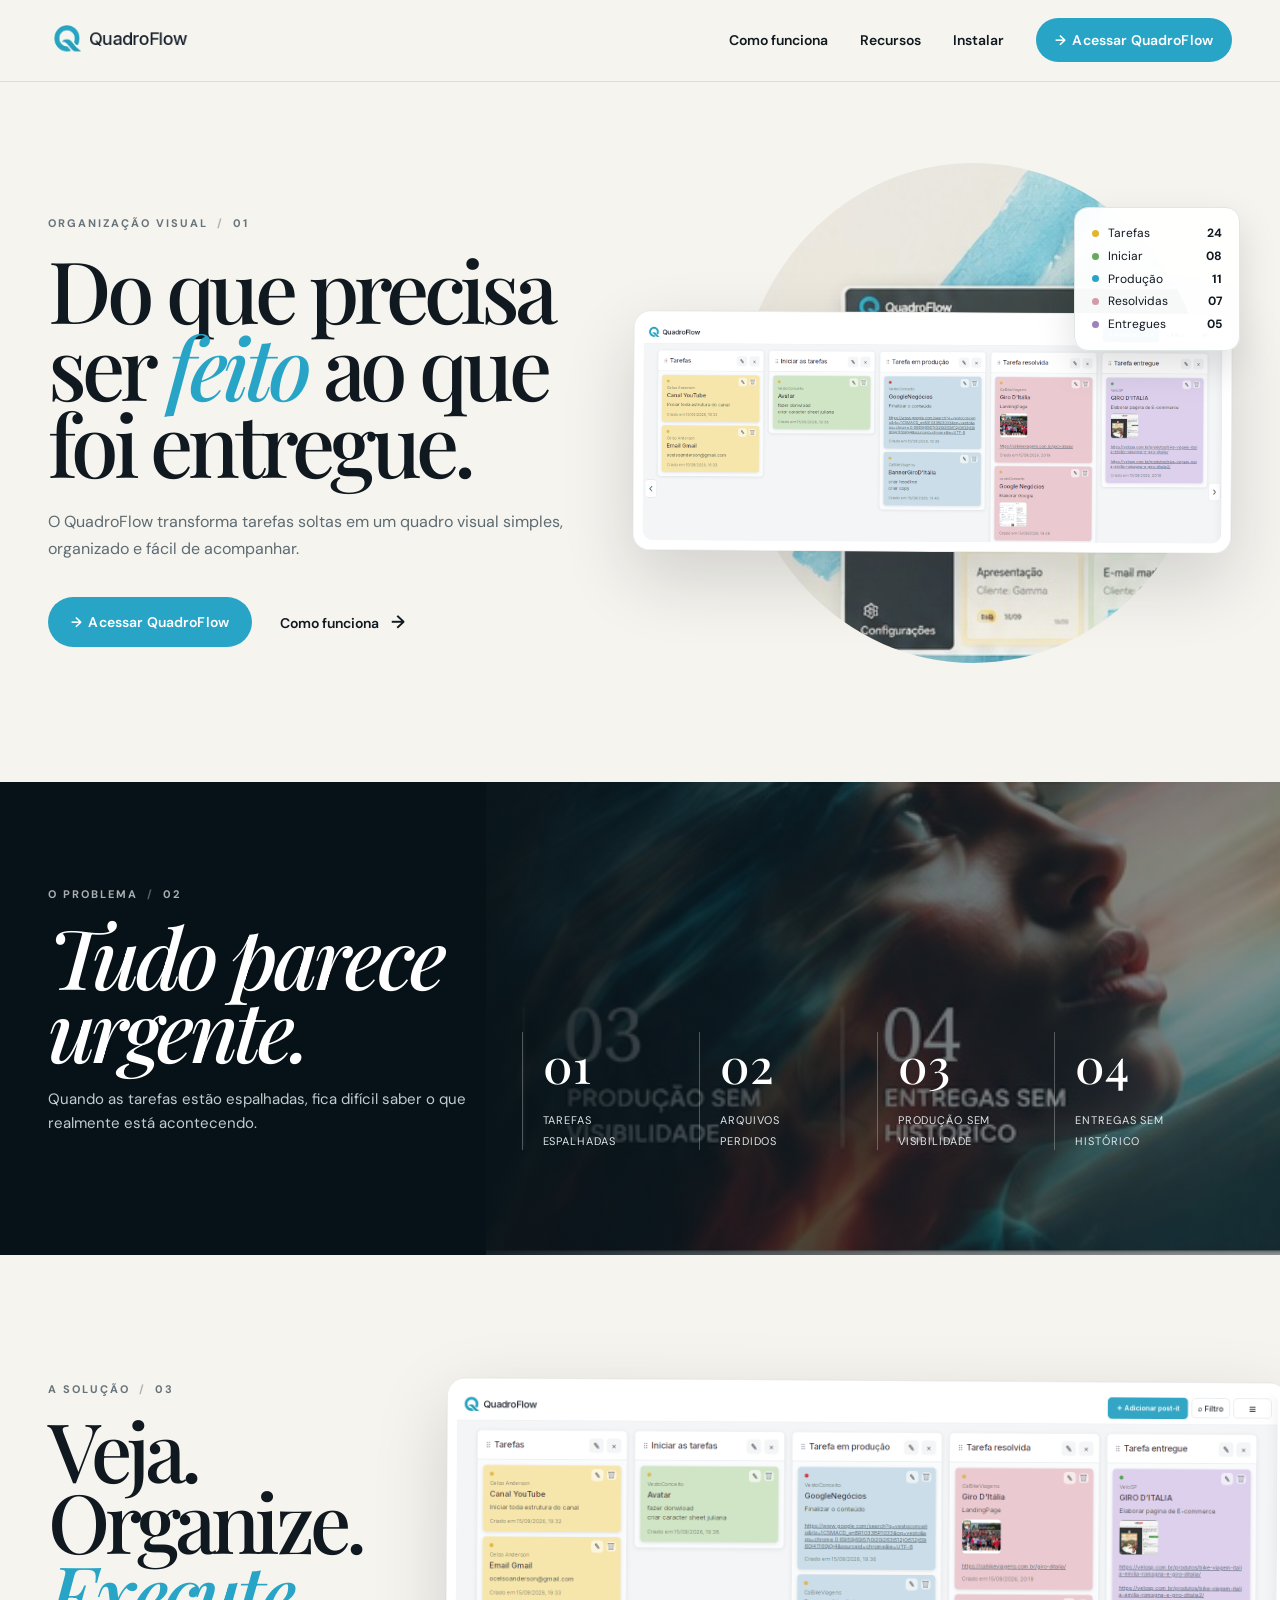
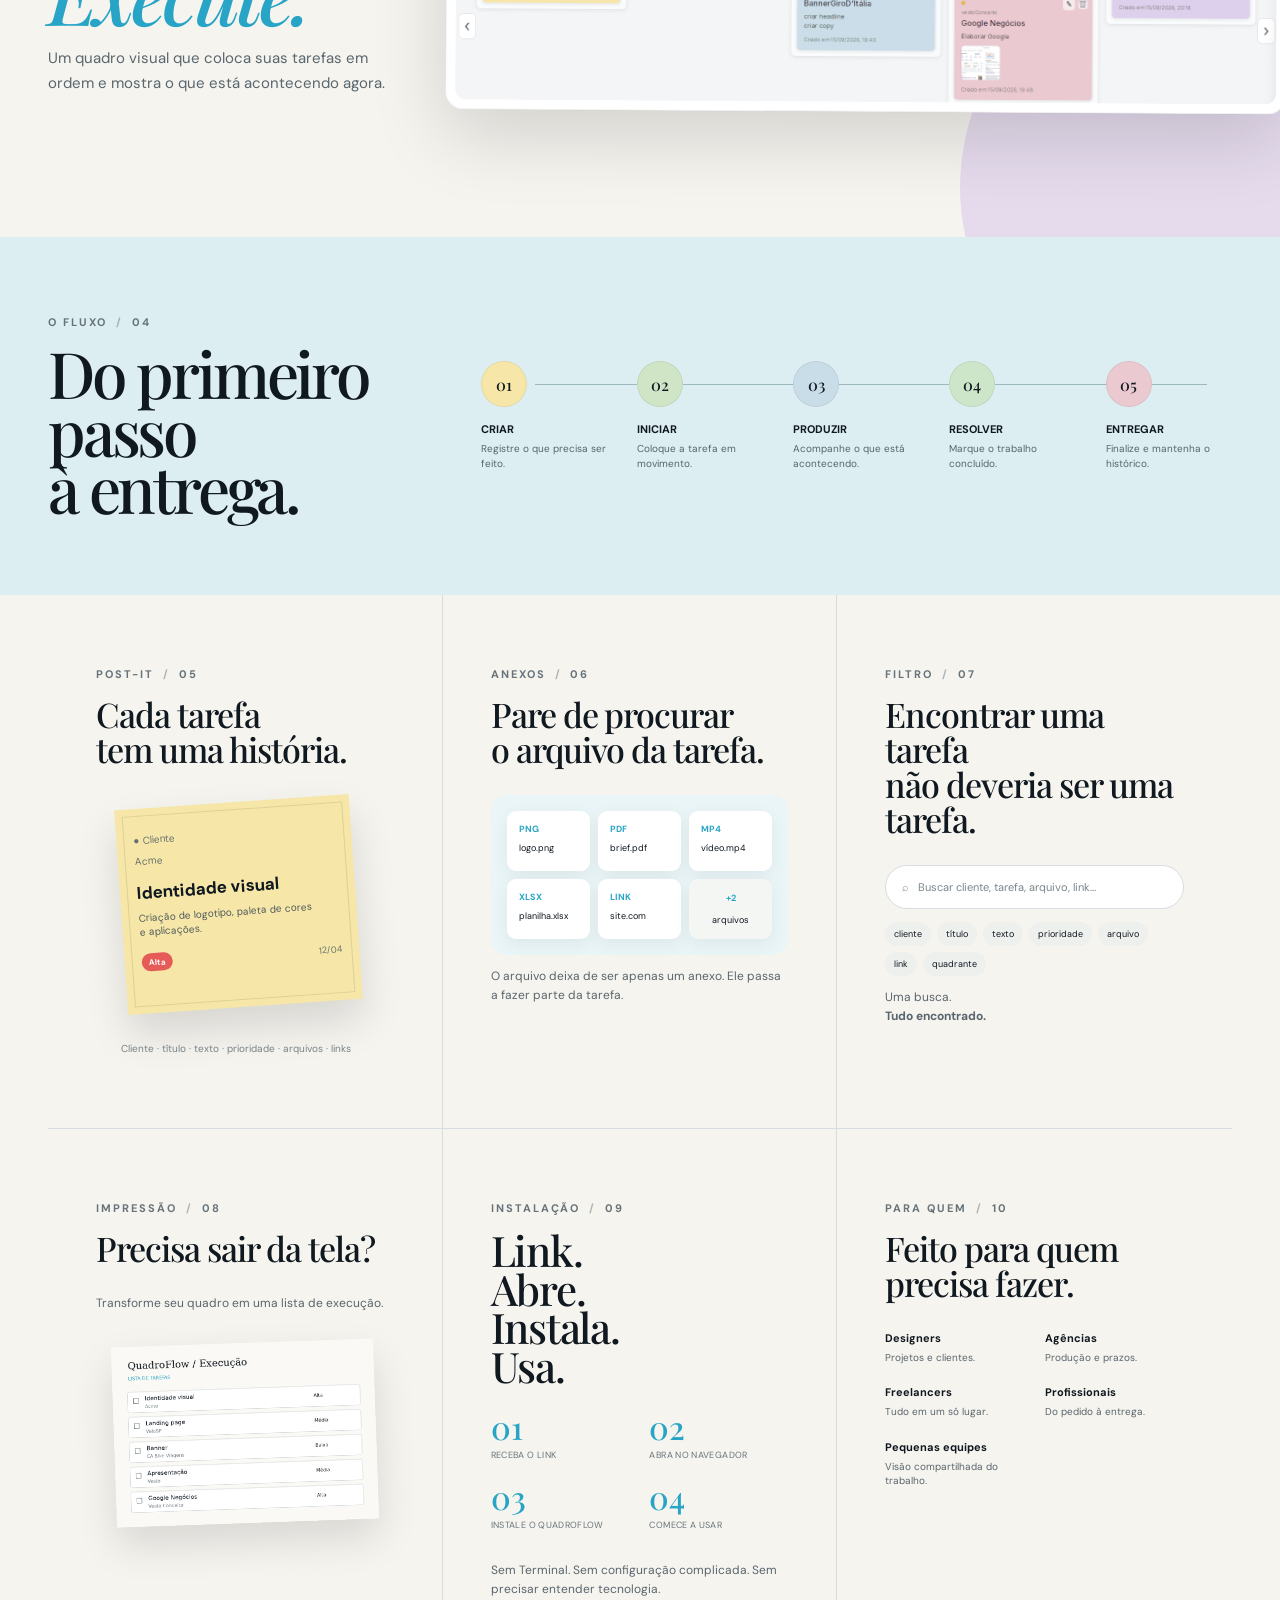
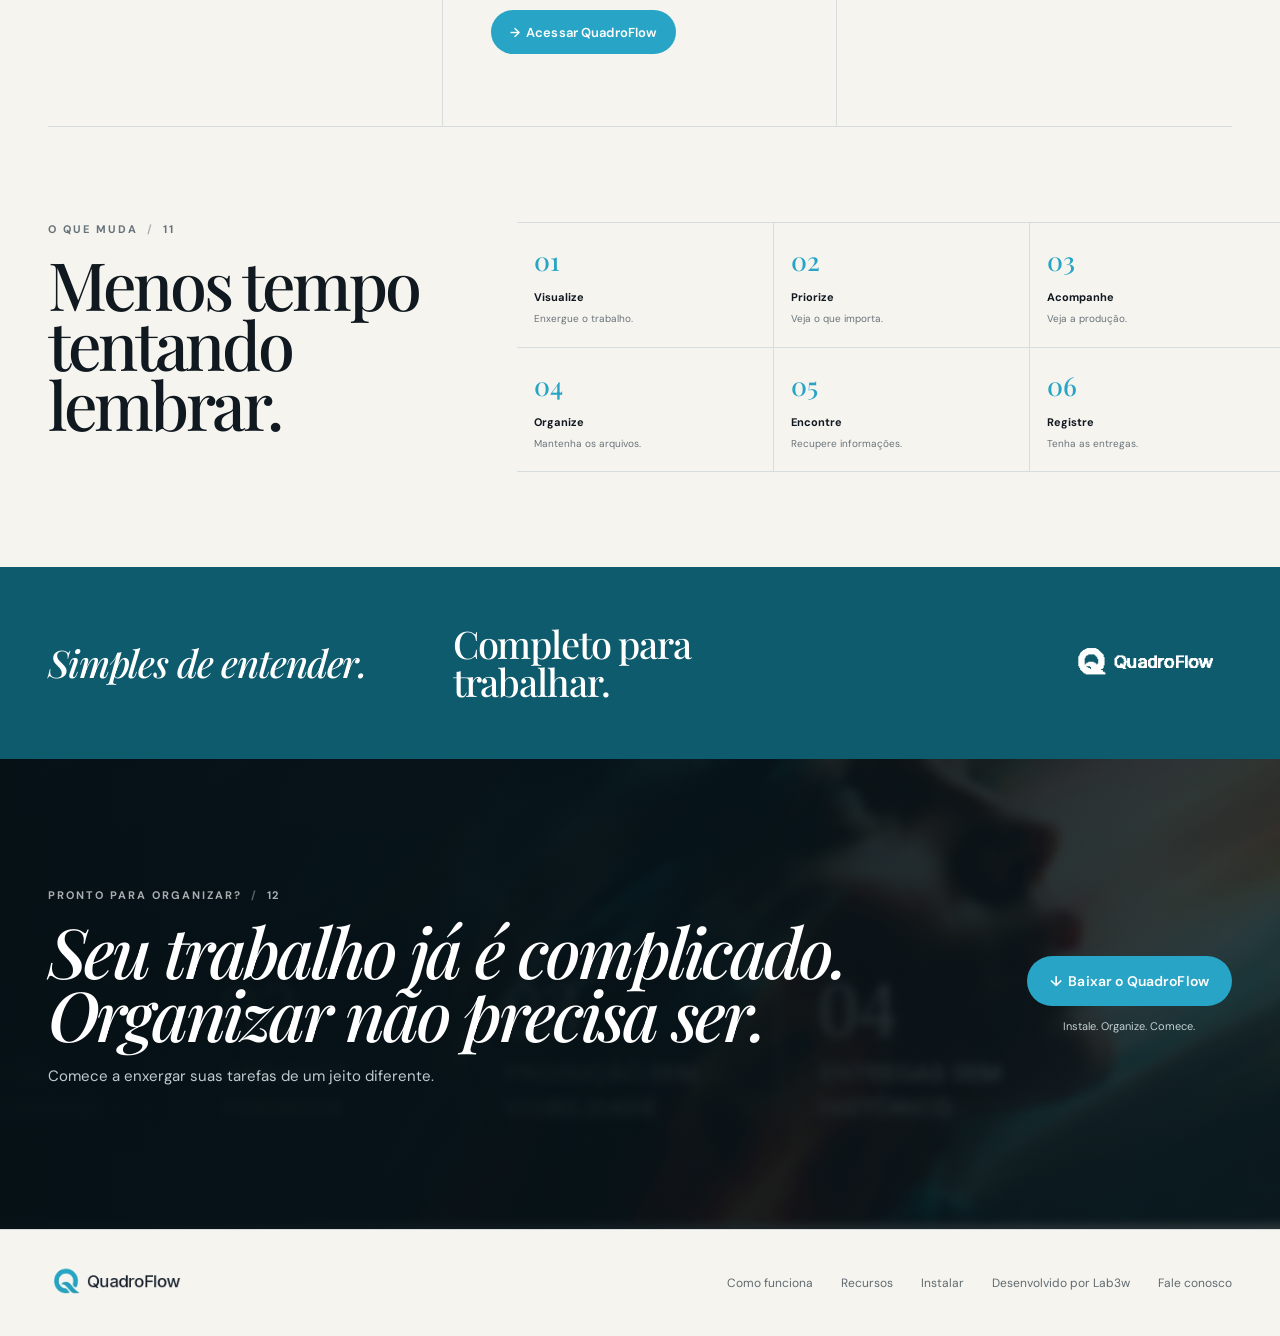
<file: index.html>
<!doctype html>
<html lang="pt-BR">
<head>
<meta charset="utf-8">
<meta name="viewport" content="width=device-width,initial-scale=1">
<title>QuadroFlow — Do que precisa ser feito ao que foi entregue.</title>
<meta name="description" content="QuadroFlow: um quadro visual para organizar tarefas, acompanhar a produção e enxergar o trabalho.">
<link rel="icon" href="images/quadroflow-icon.png">
<link rel="apple-touch-icon" href="images/quadroflow-icon-180.png">
<link rel="preconnect" href="https://fonts.googleapis.com">
<link rel="preconnect" href="https://fonts.gstatic.com" crossorigin>
<link href="https://fonts.googleapis.com/css2?family=DM+Sans:wght@400;500;600;700&family=Playfair+Display:ital,wght@0,500;0,600;1,500;1,600&display=swap" rel="stylesheet">
<link rel="stylesheet" href="css/style.css">
</head>
<body class="js">
<header class="site-header">
  <div class="container nav">
    <a class="brand" href="#top" aria-label="QuadroFlow"><img src="images/quadroflow-logo-transparent.png" alt="QuadroFlow"></a>
    <nav class="navlinks" aria-label="Navegação principal">
      <a href="#como">Como funciona</a><a href="#recursos">Recursos</a><a href="#instalar">Instalar</a>
      <a class="btn btn-small" href="acesso.html">→&nbsp; Acessar QuadroFlow</a>
    </nav>
  </div>
</header>

<main id="top">
<section class="hero container">
  <div class="hero-copy">
    <div class="eyebrow">Organização visual <span>/</span> 01</div>
    <h1>Do que precisa ser <em>feito</em> ao que foi entregue.</h1>
    <p>O QuadroFlow transforma tarefas soltas em um quadro visual simples, organizado e fácil de acompanhar.</p>
    <div class="actions"><a class="btn" href="acesso.html">→&nbsp; Acessar QuadroFlow</a><a class="text-link" href="#como">Como funciona <span>→</span></a></div>
  </div>
  <div class="hero-visual">
    <img class="hero-brush" src="images/hero-brush.jpg" alt="">
    <div class="board-frame"><img src="images/quadroflow-board.png" alt="Interface do QuadroFlow com cinco quadrantes"></div>
    <div class="stat">
      <div><i class="dot yellow"></i>Tarefas <b>24</b></div><div><i class="dot green"></i>Iniciar <b>08</b></div>
      <div><i class="dot cyan"></i>Produção <b>11</b></div><div><i class="dot pink"></i>Resolvidas <b>07</b></div><div><i class="dot lilac"></i>Entregues <b>05</b></div>
    </div>
  </div>
</section>

<section class="dark-section problem">
  <img class="problem-image" src="images/problem-portrait.jpg" alt="Imagem editorial abstrata">
  <div class="container problem-grid">
    <div><div class="eyebrow light">O problema <span>/</span> 02</div><h2>Tudo parece<br>urgente.</h2><p>Quando as tarefas estão espalhadas, fica difícil saber o que realmente está acontecendo.</p></div>
    <div class="problem-stats">
      <div class="pstat"><strong>01</strong><span>Tarefas<br>espalhadas</span></div><div class="pstat"><strong>02</strong><span>Arquivos<br>perdidos</span></div>
      <div class="pstat"><strong>03</strong><span>Produção sem<br>visibilidade</span></div><div class="pstat"><strong>04</strong><span>Entregas sem<br>histórico</span></div>
    </div>
  </div>
</section>

<section class="solution" id="como">
  <div class="container solution-grid">
    <div><div class="eyebrow">A solução <span>/</span> 03</div><h2>Veja.<br>Organize.<br><em>Execute.</em></h2><p>Um quadro visual que coloca suas tarefas em ordem e mostra o que está acontecendo agora.</p></div>
    <div class="big-board"><img src="images/quadroflow-board.png" alt="Quadro real do QuadroFlow"></div>
  </div>
</section>

<section class="flow"><div class="container flow-head">
  <div><div class="eyebrow">O fluxo <span>/</span> 04</div><h2>Do primeiro passo<br>à entrega.</h2></div>
  <div class="flowline">
    <div class="step"><div class="num n1">01</div><b>CRIAR</b><small>Registre o que precisa ser feito.</small></div>
    <div class="step"><div class="num n2">02</div><b>INICIAR</b><small>Coloque a tarefa em movimento.</small></div>
    <div class="step"><div class="num n3">03</div><b>PRODUZIR</b><small>Acompanhe o que está acontecendo.</small></div>
    <div class="step"><div class="num n4">04</div><b>RESOLVER</b><small>Marque o trabalho concluído.</small></div>
    <div class="step"><div class="num n5">05</div><b>ENTREGAR</b><small>Finalize e mantenha o histórico.</small></div>
  </div>
</div></section>

<section class="features" id="recursos">
  <div class="feature-grid container">
    <article class="feature"><div class="eyebrow">Post-it <span>/</span> 05</div><h3>Cada tarefa<br>tem uma história.</h3>
      <div class="postit"><small>● Cliente<br>Acme</small><strong>Identidade visual</strong><span>Criação de logotipo, paleta de cores e aplicações.</span><b>Alta</b><time>12/04</time></div>
      <div class="feature-note">Cliente · título · texto · prioridade · arquivos · links</div>
    </article>
    <article class="feature"><div class="eyebrow">Anexos <span>/</span> 06</div><h3>Pare de procurar<br>o arquivo da tarefa.</h3>
      <div class="files-card"><div class="file"><b>PNG</b>logo.png</div><div class="file"><b>PDF</b>brief.pdf</div><div class="file"><b>MP4</b>vídeo.mp4</div><div class="file"><b>XLSX</b>planilha.xlsx</div><div class="file"><b>LINK</b>site.com</div><div class="file more"><b>+2</b>arquivos</div></div>
      <p>O arquivo deixa de ser apenas um anexo. Ele passa a fazer parte da tarefa.</p>
    </article>
    <article class="feature"><div class="eyebrow">Filtro <span>/</span> 07</div><h3>Encontrar uma tarefa<br>não deveria ser uma tarefa.</h3>
      <div class="searchbox">⌕ &nbsp; Buscar cliente, tarefa, arquivo, link...</div><div class="chips"><span>cliente</span><span>título</span><span>texto</span><span>prioridade</span><span>arquivo</span><span>link</span><span>quadrante</span></div><p>Uma busca.<br><b>Tudo encontrado.</b></p>
    </article>
  </div>
  <div class="lower container">
    <article class="feature print-feature"><div class="eyebrow">Impressão <span>/</span> 08</div><h3>Precisa sair da tela?</h3><p>Transforme seu quadro em uma lista de execução.</p><img class="print-image" src="images/print-preview.png" alt="Prévia de checklist impresso do QuadroFlow"></article>
    <article class="feature" id="instalar"><div class="eyebrow">Instalação <span>/</span> 09</div><h3 class="install-title">Link.<br>Abre.<br>Instala.<br>Usa.</h3><div class="install"><div><strong>01</strong><small>RECEBA O LINK</small></div><div><strong>02</strong><small>ABRA NO NAVEGADOR</small></div><div><strong>03</strong><small>INSTALE O QUADROFLOW</small></div><div><strong>04</strong><small>COMECE A USAR</small></div></div><p>Sem Terminal. Sem configuração complicada. Sem precisar entender tecnologia.</p><a class="btn btn-small" href="acesso.html">→&nbsp; Acessar QuadroFlow</a></article>
    <article class="feature"><div class="eyebrow">Para quem <span>/</span> 10</div><h3>Feito para quem<br>precisa fazer.</h3><div class="audiences"><div class="aud"><b>Designers</b>Projetos e clientes.</div><div class="aud"><b>Agências</b>Produção e prazos.</div><div class="aud"><b>Freelancers</b>Tudo em um só lugar.</div><div class="aud"><b>Profissionais</b>Do pedido à entrega.</div><div class="aud"><b>Pequenas equipes</b>Visão compartilhada do trabalho.</div></div></article>
  </div>
</section>

<section class="benefits"><div class="container benefit-grid"><div><div class="eyebrow">O que muda <span>/</span> 11</div><h2>Menos tempo<br>tentando lembrar.</h2></div><div class="benefit-list">
  <div><strong>01</strong><b>Visualize</b><p>Enxergue o trabalho.</p></div><div><strong>02</strong><b>Priorize</b><p>Veja o que importa.</p></div><div><strong>03</strong><b>Acompanhe</b><p>Veja a produção.</p></div><div><strong>04</strong><b>Organize</b><p>Mantenha os arquivos.</p></div><div><strong>05</strong><b>Encontre</b><p>Recupere informações.</p></div><div><strong>06</strong><b>Registre</b><p>Tenha as entregas.</p></div>
</div></div></section>

<section class="statement"><div class="container statement-grid"><h3>Simples de entender.</h3><h4>Completo para trabalhar.</h4><div class="brandline"><img src="images/quadroflow-logo-transparent.png" alt="QuadroFlow"></div></div></section>

<section class="final" id="baixar"><img class="final-texture" src="images/final-texture.jpg" alt=""><div class="container final-inner"><div><div class="eyebrow light">Pronto para organizar? <span>/</span> 12</div><h2>Seu trabalho já é complicado.<br>Organizar não precisa ser.</h2><p>Comece a enxergar suas tarefas de um jeito diferente.</p></div><div><a class="btn" id="downloadBtn" href="#">↓&nbsp; Baixar o QuadroFlow</a><div class="final-note">Instale. Organize. Comece.</div></div></div></section>

<div class="mobile-cta"><a class="btn" href="acesso.html">↓&nbsp; Baixar o QuadroFlow</a></div>
</main>
<footer class="footer"><div class="container footer-inner"><img src="images/quadroflow-logo-transparent.png" alt="QuadroFlow"><div class="footer-links"><a href="#como">Como funciona</a><a href="#recursos">Recursos</a><a href="#instalar">Instalar</a><span>Desenvolvido por Lab3w</span><span>Fale conosco</span></div></div></footer>
<script src="js/landing.js" defer></script>
</body>
</html>
</file>
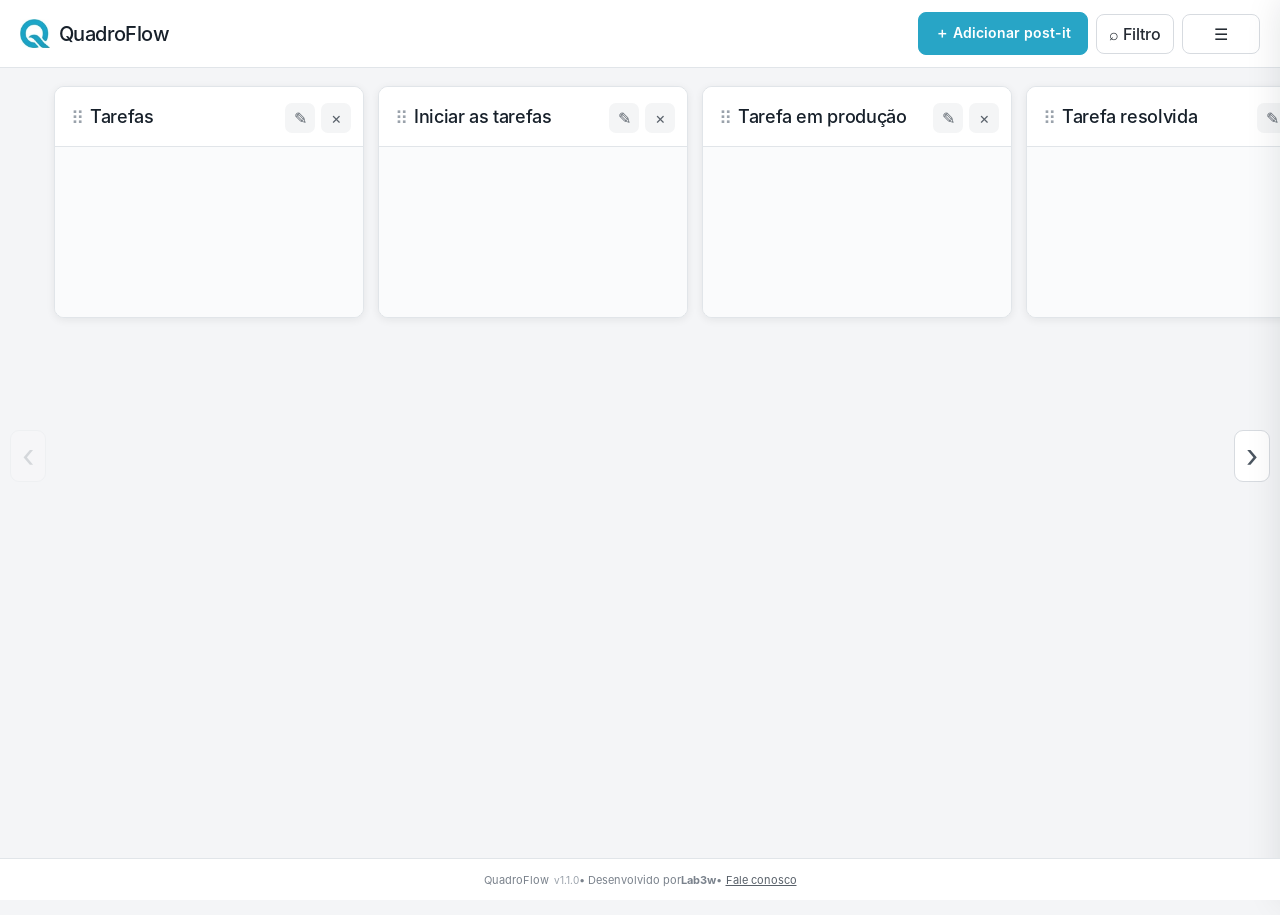
<file: pwa/index.html>
<!doctype html>
<html lang="pt-BR">
<head>
<meta charset="utf-8">
<meta name="viewport" content="width=device-width, initial-scale=1">
<title>QuadroFlow</title>
<link rel="manifest" href="manifest.json">
<meta name="theme-color" content="#28A5C6">
<meta name="application-name" content="QuadroFlow">
<meta name="apple-mobile-web-app-capable" content="yes">
<meta name="apple-mobile-web-app-status-bar-style" content="default">
<meta name="apple-mobile-web-app-title" content="QuadroFlow">
<link rel="apple-touch-icon" href="apple-touch-icon.png">

<link rel="icon" href="[data-uri]">
<style>
:root{--bg:#f4f5f7;--surface:#fff;--panel:#fafbfc;--line:#e1e5e9;--text:#17202a;--muted:#727b84;--gold:#E9BA2D;--danger:#e99a9a;--colw:310px;--gap:14px}
*{box-sizing:border-box}html,body{margin:0;min-height:100%;background:var(--bg);color:var(--text);font-family:'Inter',Arial,sans-serif}body{padding-bottom:42px;overflow-x:hidden}
button,input,textarea{font:inherit}button{cursor:pointer}
.toolbar{position:sticky;top:0;z-index:30;background:rgba(255,255,255,.97);border-bottom:1px solid var(--line);min-height:68px;padding:10px 20px;display:flex;align-items:center;gap:8px}
.brand{display:flex;align-items:center;gap:9px;min-width:160px}.brand img{width:30px;height:30px;object-fit:contain;box-shadow:none;filter:none}.brand-name{font-size:20px;font-weight:500;letter-spacing:-.03em}.toolbar-spacer{flex:1}
.btn{border:1px solid #d7dbe0;background:#fff;color:#252b33;border-radius:8px;padding:9px 12px;font-weight:500;transition:.12s ease}.btn:hover{transform:translateY(-1px)}
.btn.primary{background:var(--gold);border-color:var(--gold);color:#17202a}.btn.add-top{font-size:14px;font-weight:600;padding:11px 16px}
.board-wrap{position:relative;width:100%}
.board{display:flex;gap:var(--gap);padding:18px 54px 28px;width:100%;min-height:calc(100vh - 110px);overflow-x:auto;overflow-y:visible;scroll-behavior:smooth;scrollbar-width:auto;-ms-overflow-style:none;align-items:flex-start}
.board::-webkit-scrollbar{width:9px;height:9px}.board::-webkit-scrollbar-track{background:var(--bg)}.board::-webkit-scrollbar-thumb{background:var(--bg);border-radius:10px}
.board:not(.has-overflow) .column{flex:1 1 0;width:0;min-width:0}
.board.has-overflow .column{flex:0 0 var(--colw);width:var(--colw);min-width:var(--colw)}
.column{background:var(--surface);border:1px solid var(--line);border-radius:10px;overflow:hidden;box-shadow:0 2px 8px rgba(18,24,32,.07)}
.colhead{min-height:60px;padding:13px 12px 11px 16px;border-bottom:1px solid var(--line);display:flex;align-items:center;gap:6px;background:#fff}
.coltitle{flex:1;min-width:0;font-size:18px;font-weight:500;text-align:left;letter-spacing:-.02em;line-height:1.25;cursor:pointer}
.headbtn{width:30px;height:30px;border:0;border-radius:7px;background:#f4f5f6;color:#59616a;box-shadow:none;font-size:16px}
.notes{min-height:170px;padding:12px;background:var(--panel);display:flex;flex-direction:column;gap:10px}.notes.dragover{outline:2px dashed #aab2ba;outline-offset:-4px}
.note{position:relative;min-height:112px;border-radius:7px;padding:15px 15px 13px;cursor:grab;user-select:none;box-shadow:0 2px 6px rgba(18,24,32,.11)}.note.dragging{opacity:.38}
.note h3{margin:0 58px 8px 0;font-size:17px;font-weight:500;text-align:left;line-height:1.3;letter-spacing:-.01em}.note p{margin:0;font-size:15px;font-weight:300;text-align:left;line-height:1.5;color:#303740;white-space:pre-wrap}
.meta{margin-top:12px;font-size:11px;font-weight:300;color:#4e5862;line-height:1.4}.note-actions{position:absolute;right:7px;top:7px;display:flex;gap:4px}.note-actions button{width:25px;height:25px;border:0;border-radius:7px;background:rgba(255,255,255,.6);color:#4e5862;display:inline-flex;align-items:center;justify-content:center;padding:0;line-height:1}.note-actions .edit,.note-actions .trash{font-size:14px}.note-actions .trash{transform:scale(.78);transform-origin:center}
.note-media{display:flex;gap:7px;flex-wrap:wrap;margin-top:10px}.note-media img{width:54px;height:54px;border-radius:6px;object-fit:cover;border:1px solid rgba(0,0,0,.08)}
.note-link{display:inline-block;margin-top:9px;font-size:12px;color:#44566c;text-decoration:underline;word-break:break-all}
.nav-arrow{position:absolute;top:50%;transform:translateY(-50%);z-index:15;width:36px;height:52px;border:1px solid #d7dbe0;border-radius:9px;background:#fff;color:#4b5560;display:flex;align-items:center;justify-content:center;font-size:32px;line-height:1;box-shadow:none}
.nav-arrow.left{left:10px}.nav-arrow.right{right:10px}.nav-arrow:disabled{opacity:.18;cursor:default}
.footer{position:fixed;left:0;right:0;bottom:0;height:42px;z-index:40;display:flex;align-items:center;justify-content:center;background:#fff;border-top:1px solid var(--line);color:#7a828c;font-size:11px;font-weight:300}
.footer a{color:#59616a;text-decoration:underline;margin-left:4px}
.toast{position:fixed;right:18px;bottom:56px;z-index:120;background:#17202a;color:#fff;padding:11px 15px;border-radius:9px;opacity:0;pointer-events:none;transition:.18s ease}.toast.show{opacity:1}
.modal-bg{position:fixed;inset:0;background:rgba(0,0,0,.48);display:none;align-items:center;justify-content:center;z-index:100}.modal-bg.show{display:flex}
.modal{width:min(94vw,620px);max-height:88vh;overflow:auto;background:#fff;border-radius:14px;padding:22px;box-shadow:0 18px 60px rgba(0,0,0,.2)}
.modal h2{margin:0 0 14px;font-size:20px;font-weight:500}.modal p{font-size:15px;font-weight:300;line-height:1.5;color:#4b5560}
.field{margin:11px 0}.field label{display:block;margin-bottom:5px;font-size:13px;font-weight:500}.field input,.field textarea{width:100%;padding:10px;border:1px solid #ccd2d8;border-radius:8px;outline:none;background:#fff}.field textarea{min-height:120px;resize:vertical}
.attach-row{display:flex;align-items:center;gap:8px;flex-wrap:wrap}.attach-list{display:grid;grid-template-columns:repeat(auto-fill,minmax(90px,1fr));gap:8px;margin-top:9px}
.attach-item{position:relative;border:1px solid var(--line);border-radius:8px;padding:5px;background:#fafafa}.attach-item img{display:block;width:100%;height:76px;object-fit:cover;border-radius:5px}.attach-item button{position:absolute;right:4px;top:4px;border:0;border-radius:50%;width:22px;height:22px;background:rgba(255,255,255,.9);color:#333}
.modal-actions{display:flex;justify-content:flex-end;gap:8px;margin-top:18px}
.trash-page{display:none;max-width:1200px;margin:0 auto;padding:26px 20px 50px}.trash-page.show{display:block}.trash-header{display:flex;align-items:center;gap:10px;margin-bottom:16px}.trash-header h2{margin:0;font-size:24px;font-weight:500}
.trash-empty{background:#fff;border:1px solid var(--line);border-radius:10px;padding:24px;color:var(--muted)}.trash-grid{display:grid;grid-template-columns:repeat(auto-fill,minmax(260px,1fr));gap:12px}
.trash-card{background:#fff;border:1px solid var(--line);border-radius:10px;padding:15px;cursor:pointer;box-shadow:0 2px 7px rgba(18,24,32,.06)}.trash-card h3{margin:0 0 7px;font-size:17px;font-weight:500}.trash-card p{margin:0;color:#4b5560;font-size:14px;font-weight:300;line-height:1.45;display:-webkit-box;-webkit-line-clamp:4;-webkit-box-orient:vertical;overflow:hidden}
.detail-view{max-width:800px;margin:0 auto;padding:26px 20px 60px;display:none}.detail-view.show{display:block}.detail-card{background:#fff;border:1px solid var(--line);border-radius:12px;padding:22px}.detail-card h2{font-size:24px;font-weight:500;margin:0 0 10px}.detail-card p{font-size:15px;font-weight:300;white-space:pre-wrap;line-height:1.55}.detail-images{display:grid;grid-template-columns:repeat(auto-fill,minmax(160px,1fr));gap:10px;margin-top:16px}.detail-images img{width:100%;height:180px;object-fit:cover;border-radius:8px;border:1px solid var(--line)}.detail-link{margin-top:14px}.detail-link a{word-break:break-all;color:#44566c}
@media(max-width:1050px){.board:not(.has-overflow) .column{flex:1 1 calc(50% - 7px);width:auto}.board.has-overflow .column{flex-basis:300px;width:300px;min-width:300px}}
@media(max-width:680px){.toolbar{padding:10px 12px;gap:7px;flex-wrap:wrap}.brand{min-width:auto}.brand-name{font-size:19px}.toolbar-spacer{display:none}.btn{padding:9px 10px}.btn.add-top{font-size:13px}.board{padding:14px 45px 24px;min-height:calc(100vh - 124px)}.board:not(.has-overflow) .column{flex:1 1 100%;width:auto}.board.has-overflow .column{flex-basis:82vw;width:82vw;min-width:82vw}.nav-arrow{width:32px;height:48px;font-size:29px}.nav-arrow.left{left:5px}.nav-arrow.right{right:5px}.footer{font-size:10px}}
@media print{.toolbar,.nav-arrow,.footer,.modal-bg,.trash-page,.detail-view{display:none!important}.board{display:grid!important;grid-template-columns:repeat(2,1fr)!important;overflow:visible!important;padding:0!important}.column{width:auto!important;min-width:0!important;box-shadow:none;break-inside:avoid}.notes{background:#fff}}

/* QUADROFLOW SCROLL FIX */
.board{display:flex!important;flex-wrap:nowrap!important;overflow-x:auto!important;overflow-y:visible!important;width:100%!important;max-width:none!important;scrollbar-width:none!important;-ms-overflow-style:none!important;scroll-behavior:smooth!important;touch-action:pan-x!important}
.board::-webkit-scrollbar{width:9px;height:9px!important}.board::-webkit-scrollbar-track{background:var(--bg)!important}.board::-webkit-scrollbar-thumb{background:var(--bg)!important;border-radius:10px}
.board:not(.has-overflow) .column{flex:1 1 0!important;min-width:0!important;width:auto!important}
.board.has-overflow .column{flex:0 0 clamp(285px,30vw,330px)!important;width:clamp(285px,30vw,330px)!important;min-width:clamp(285px,30vw,330px)!important}
.nav-arrow{z-index:60!important;pointer-events:auto!important;box-shadow:none!important;filter:none!important}

/* QuadroFlow v5 additions */
.filter-bar{display:flex;align-items:center;gap:9px;flex-wrap:wrap;padding:10px 54px;background:#fff;border-bottom:1px solid var(--line)}
.filter-title{font-size:13px;font-weight:500}.filter-bar input{height:34px;border:1px solid #d7dbe0;border-radius:7px;padding:6px 9px;background:#fff;font-size:13px;min-width:180px}.filter-bar label{display:flex;align-items:center;gap:5px;font-size:12px;font-weight:500;color:#68717b}.filter-bar label input{min-width:135px}
.col-drag{color:#9aa2ab;font-size:18px;cursor:grab;line-height:1}.column-dragging{opacity:.45}.column-target{outline:2px dashed #aab2ba;outline-offset:2px}
@media(max-width:680px){.filter-bar{padding:9px 12px}.filter-bar input,.filter-bar label input{min-width:130px;flex:1}}


/* ===== QUADROFLOW FINAL — QUADRANTES + SCROLL ===== */
#boardView{display:block!important;width:100%!important}
.board-wrap{position:relative!important;width:100%!important;overflow:hidden!important}
#board{
  display:flex!important;flex-direction:row!important;flex-wrap:nowrap!important;
  align-items:flex-start!important;gap:14px!important;width:100%!important;
  max-width:none!important;min-height:calc(100vh - 125px)!important;
  margin:0!important;padding:18px 54px 28px!important;
  overflow-x:auto!important;overflow-y:visible!important;
  scrollbar-color:var(--bg) var(--bg)!important;scrollbar-width:auto!important;
  scroll-behavior:smooth!important;touch-action:pan-x!important;
  visibility:visible!important;opacity:1!important;
}
#board::-webkit-scrollbar{height:9px!important;width:9px!important}
#board::-webkit-scrollbar-track{background:var(--bg)!important}
#board::-webkit-scrollbar-thumb{background:var(--bg)!important;border-radius:9px!important}
#board::-webkit-scrollbar-corner{background:var(--bg)!important}
#board .column{display:block!important;visibility:visible!important;opacity:1!important;box-sizing:border-box!important;flex:1 1 0!important;width:auto!important;min-width:0!important}
#board.has-overflow .column{flex:0 0 310px!important;width:310px!important;min-width:310px!important}
.nav-arrow{box-shadow:none!important;filter:none!important;z-index:20!important}
.note-actions .trash{box-shadow:none!important;filter:none!important}
@media(max-width:1050px){#board.has-overflow .column{flex:0 0 300px!important;width:300px!important;min-width:300px!important}}
@media(max-width:680px){#board{padding:14px 45px 24px!important}#board.has-overflow .column{flex:0 0 82vw!important;width:82vw!important;min-width:82vw!important}}


/* FINAL AJUSTES COMBINADOS — SCROLL + FILTRO */
#board{display:flex!important;flex-direction:row!important;flex-wrap:nowrap!important;gap:14px!important;width:100%!important;max-width:none!important;overflow-x:auto!important;overflow-y:visible!important;scroll-behavior:smooth!important;touch-action:pan-x!important;scrollbar-width:auto!important;scrollbar-color:var(--bg) var(--bg)!important}
#board::-webkit-scrollbar{height:9px!important;width:9px!important}
#board::-webkit-scrollbar-track{background:var(--bg)!important}
#board::-webkit-scrollbar-thumb{background:var(--bg)!important;border-radius:9px!important}
#board::-webkit-scrollbar-corner{background:var(--bg)!important}
#board:not(.has-overflow) .column{flex:1 1 0!important;width:auto!important;min-width:0!important}
#board.has-overflow .column{flex:0 0 310px!important;width:310px!important;min-width:310px!important}
.filter-bar #applyFiltersBtn{font-weight:600}
</style>

<style id="qf-final-clean-overrides">
:root{--qf-brand:#28A5C6}
#addTop,#applyFiltersBtn{background:var(--qf-brand)!important;border-color:var(--qf-brand)!important;color:#fff!important}
.hamburger-qf{display:none;width:40px;height:40px;padding:0;border:1px solid #d7dbe0;border-radius:9px;background:#fff;align-items:center;justify-content:center;flex-direction:column;gap:4px;cursor:pointer;flex:0 0 auto}
.hamburger-qf span{width:18px;height:2px;background:#4b5560;border-radius:2px;display:block}
.mobile-menu-qf{display:none;position:absolute;right:12px;top:58px;z-index:9999;min-width:210px;padding:8px;gap:7px;background:#fff;border:1px solid var(--line);border-radius:10px;box-shadow:0 10px 30px rgba(18,24,32,.12)}
.mobile-menu-qf.show{display:flex;flex-direction:column}.mobile-menu-qf .btn{width:100%;text-align:left}
#board.qf-compact{overflow-x:hidden!important}.board-wrap:has(#board.qf-compact){overflow:hidden!important}
#board.qf-compact .column{flex:1 1 0!important;width:auto!important;min-width:0!important}
#board.qf-scroll{overflow-x:auto!important;overflow-y:visible!important;scrollbar-width:auto!important;scrollbar-color:var(--bg) var(--bg)!important}
#board.qf-scroll .column{flex:0 0 310px!important;width:310px!important;min-width:310px!important}
#board.qf-scroll::-webkit-scrollbar{height:9px!important}#board.qf-scroll::-webkit-scrollbar-track{background:var(--bg)!important}#board.qf-scroll::-webkit-scrollbar-thumb{background:var(--bg)!important;border-radius:9px!important}
@media(max-width:680px){.toolbar{position:relative!important;flex-wrap:nowrap!important;padding:10px 12px!important}.toolbar-spacer{display:block!important;flex:1!important}.qf-mobile-hide{display:none!important}.hamburger-qf{display:flex}.mobile-menu-qf{top:54px}.filter-bar{padding:9px 12px!important}#board.qf-compact .column{flex:1 1 0!important;width:auto!important;min-width:0!important}#board.qf-scroll .column{flex:0 0 310px!important;width:310px!important;min-width:310px!important}}
</style>
<style id="qf-v7-fixes">
:root{--qf-brand:#28A5C6}
#addTop,#applyFiltersBtn{background:var(--qf-brand)!important;border-color:var(--qf-brand)!important;color:#fff!important}
#board.qf-compact .column{flex:1 1 0!important;width:auto!important;min-width:0!important}
#board.qf-scroll .column{flex:0 0 310px!important;width:310px!important;min-width:310px!important}
#board.qf-scroll{overflow-x:auto!important;scrollbar-color:var(--bg) var(--bg)!important;scroll-behavior:smooth!important}
#board.qf-scroll::-webkit-scrollbar{height:9px!important}#board.qf-scroll::-webkit-scrollbar-track{background:var(--bg)!important}#board.qf-scroll::-webkit-scrollbar-thumb{background:var(--bg)!important;border-radius:9px!important}
.note-media img{cursor:zoom-in}.note-files,.note-links{display:flex;flex-direction:column;gap:4px;margin-top:7px}.file-chip{font-size:12px;text-decoration:none;color:#2e4754}.filter-results{margin:18px 54px 30px}.filter-results-head{display:flex;justify-content:space-between;align-items:center;margin-bottom:10px}.filter-result-grid{display:grid;grid-template-columns:repeat(auto-fit,minmax(240px,1fr));gap:12px}.filter-result-card{padding:14px;border:1px solid var(--line);border-radius:12px;background:#fff}.preview-image{display:block;max-width:88vw;max-height:78vh;margin:auto}.preview-close{position:absolute;right:14px;top:10px;border:0;background:transparent;font-size:30px;cursor:pointer}.attach-item{display:flex;justify-content:space-between;align-items:center;padding:6px 8px;border:1px solid var(--line);border-radius:8px;margin-top:5px}.attach-item button{border:0;background:none;cursor:pointer}.attach-preview-item{display:grid;grid-template-columns:58px 1fr auto auto;gap:8px;align-items:center}.attach-preview{width:58px;height:44px;border-radius:6px;overflow:hidden;background:#f1f1f1;display:flex;align-items:center;justify-content:center}.attach-preview-thumb{width:100%;height:100%;object-fit:cover;display:block}.attach-preview-file{font-size:11px;color:#5d6b73}.attach-name{min-width:0;overflow:hidden;text-overflow:ellipsis;white-space:nowrap}.attach-type{font-size:10px;color:#7a878e}
.hamburger-qf{display:none}.mobile-menu-qf{display:none}
@media(max-width:680px){.hamburger-qf{display:flex}.qf-mobile-hide{display:none!important}.mobile-menu-qf.show{display:flex;flex-direction:column}.filter-results{margin:14px 12px 24px}}
@media print{.filter-results{display:none!important}}
</style>

<style id="qf-v8-ui">
.note{padding:14px 14px 13px}
.note-priority{display:flex;align-items:center;gap:6px;margin:0 0 8px;min-height:8px}
.priority-dot{width:8px;height:8px;border-radius:50%;display:inline-block;flex:0 0 8px}
.priority-dot.high{background:#d93a3a}.priority-dot.medium{background:#e2b93b}.priority-dot.low{background:#55a65a}
.note-client{margin:0 0 5px;font-size:11px;font-weight:300;line-height:1.3;color:#4e5862}
.note-client:empty{display:none}
.note h3{margin:0 34px 7px 0;font-size:16px;font-weight:500;line-height:1.3;letter-spacing:0}
.note p{margin:0;font-size:13px;font-weight:400;line-height:1.48;color:#303740;white-space:pre-wrap}
.note-meta-label{font-size:11px;font-weight:300}
.note-files,.note-links{display:flex;flex-direction:column;gap:6px;margin-top:9px}
.note-attachments-grid{display:grid;grid-template-columns:repeat(auto-fill,minmax(76px,1fr));gap:7px;margin-top:9px}
.note-attachment{position:relative;border:1px solid rgba(0,0,0,.1);border-radius:7px;overflow:hidden;background:rgba(255,255,255,.35);min-height:62px}
.note-attachment-thumb{display:block;width:100%;height:70px;object-fit:cover;cursor:zoom-in}
.note-attachment-video{display:block;width:100%;height:70px;object-fit:cover;background:#111;cursor:pointer}.note-attachment-pdf{display:block;width:100%;height:110px;border:0;background:#fff}.note-attachment-open{display:block;padding:4px 6px;font-size:10px;overflow:hidden;text-overflow:ellipsis;white-space:nowrap;color:#2e4754;text-decoration:none}
.note-attachment-file{display:flex;min-height:70px;align-items:center;justify-content:center;padding:6px;text-align:center;font-size:10px;line-height:1.2;word-break:break-word;color:#2e4754;text-decoration:none}
.note-url{font-size:11px;word-break:break-all}
.priority-select{display:grid;grid-template-columns:repeat(3,1fr);gap:8px}
.priority-option{display:flex;align-items:center;gap:7px;padding:10px 9px;border:1px solid var(--line);border-radius:8px;cursor:pointer;background:#fff}
.priority-option input{margin:0}.priority-option .priority-dot{width:9px;height:9px;flex-basis:9px}
.modal .field small{display:block;margin-top:5px;color:#707981;font-size:11px;font-weight:300}
.attach-item{gap:8px}.attach-name{min-width:0;flex:1;word-break:break-word;font-size:12px}.attach-type{font-size:10px;color:#76808a}
.preview-frame{display:block;width:min(86vw,900px);height:min(78vh,720px);border:0;background:#fff;margin:auto;border-radius:8px}
.preview-video{display:block;max-width:88vw;max-height:78vh;margin:auto;background:#000;border-radius:8px}
.preview-card{width:min(86vw,520px);margin:auto;background:#fff;border-radius:12px;padding:24px;text-align:center}
.preview-card strong{display:block;font-size:16px;font-weight:500;margin-bottom:8px}.preview-card span{display:block;font-size:12px;color:#66717b;word-break:break-word}
.preview-card a{display:inline-block;margin-top:14px}
@media(max-width:680px){.priority-select{grid-template-columns:1fr}.note-attachments-grid{grid-template-columns:repeat(2,1fr)}}
</style>
<style id="qf-v8-menu-filter">
.toolbar-actions{display:flex;align-items:center;gap:8px}.toolbar-icon-btn{min-width:78px}.qf-side-menu{position:fixed;top:0;right:0;width:min(320px,88vw);height:100vh;background:#fff;border-left:1px solid var(--line);box-shadow:-14px 0 35px rgba(18,24,32,.12);z-index:3000;padding:18px;display:flex;flex-direction:column;gap:9px;transform:translateX(105%);transition:transform .22s ease}.qf-side-menu.show{transform:translateX(0)}.qf-side-head{display:flex;align-items:center;justify-content:space-between;margin-bottom:8px;font-size:17px}.qf-close{border:0;background:transparent;font-size:27px;line-height:1;cursor:pointer;color:#5c6670}.qf-side-menu .btn{width:100%;text-align:left}.qf-filter-drawer{display:block!important;padding:0!important;height:0;overflow:hidden;border:0!important;transform:translateY(-100%);opacity:0;transition:height .22s ease,transform .22s ease,opacity .18s ease}.qf-filter-drawer.show{height:72px;transform:translateY(0);opacity:1;border-bottom:1px solid var(--line)!important}.qf-filter-inner{padding:10px 54px;background:#fff;display:flex;align-items:center;gap:12px}.qf-filter-field{display:flex;align-items:center;gap:8px;flex:1;max-width:720px;height:38px;border:1px solid #d7dbe0;border-radius:8px;padding:0 10px;background:#fff}.qf-filter-field>span{color:#7a858e}.qf-filter-field input{border:0;outline:0;width:100%;height:34px;font-size:13px;background:transparent}.qf-filter-field button{border:0;background:transparent;font-size:20px;color:#7a858e;cursor:pointer}.qf-filter-drawer .filter-title{white-space:nowrap}.qf-filter-drawer+ .board-wrap{transition:none}@media(max-width:680px){.toolbar-actions{gap:5px}.toolbar-icon-btn{min-width:auto;padding:9px 10px}.qf-filter-drawer.show{height:68px}.qf-filter-inner{padding:9px 12px;gap:8px}.qf-filter-drawer .filter-title{display:none}.qf-side-menu{width:min(310px,90vw)}}
</style>

<style id="qf-print-v2">
#printSheet{display:none}
@media print{
  @page{size:A4 portrait;margin:12mm 12mm 14mm}
  html,body{background:#fff!important}
  body{-webkit-print-color-adjust:exact!important;print-color-adjust:exact!important}
  .toolbar,.board-wrap,.footer,.modal-bg,.qf-side-menu,.qf-filter-drawer,.filter-results,.nav-arrow{display:none!important}
  #printSheet{display:block!important;width:100%;color:#1f2933;font-family:-apple-system,BlinkMacSystemFont,"Segoe UI",Arial,sans-serif}
  #printSheet *{-webkit-print-color-adjust:exact!important;print-color-adjust:exact!important}
  .print-header{display:flex;justify-content:space-between;align-items:flex-end;border-bottom:2px solid #1f2933;padding-bottom:8px;margin-bottom:14px}
  .print-brand{font-size:22px;font-weight:600;letter-spacing:-.3px}
  .print-subtitle{font-size:11px;color:#68727b;margin-top:2px}
  .print-date{font-size:10px;color:#68727b;text-align:right}
  .print-column{margin:0 0 14px;border:1px solid #d9dde1;border-radius:7px;overflow:hidden;break-inside:auto}
  .print-column-head{display:flex;align-items:center;gap:8px;padding:7px 9px;font-size:13px;font-weight:600;border-left:7px solid var(--print-color);background:var(--print-color);color:#26313a}
  .print-column-count{font-size:10px;font-weight:400;opacity:.72;margin-left:auto}
  .print-task{display:grid;grid-template-columns:18px 1fr auto;gap:9px;align-items:start;padding:9px 10px;border-top:1px solid #e3e6e8;background:#fff;break-inside:avoid}
  .print-check{width:14px;height:14px;border:1.5px solid #4d5962;border-radius:2px;margin-top:2px;background:#fff;box-sizing:border-box}
  .print-task-main{min-width:0}
  .print-task-title{font-size:12.5px;font-weight:600;line-height:1.3;color:#202a32}
  .print-task-client{font-size:9.5px;font-weight:300;color:#5d6870;margin-top:2px}
  .print-task-text{font-size:10.5px;line-height:1.35;color:#46515a;margin-top:4px;white-space:pre-wrap}
  .print-task-priority{display:flex;align-items:center;gap:4px;font-size:9px;color:#66717a;white-space:nowrap;padding-top:1px}
  .print-priority-dot{width:7px;height:7px;border-radius:50%;display:inline-block}
  .print-priority-dot.high{background:#d93a3a}.print-priority-dot.medium{background:#e2b93b}.print-priority-dot.low{background:#55a65a}
  .print-empty{font-size:10px;color:#7a848c;padding:10px}
  .print-footer{margin-top:14px;padding-top:6px;border-top:1px solid #d9dde1;font-size:9px;color:#7a848c;display:flex;justify-content:space-between}
}
</style>

<style id="qf-pwa">
#installApp{border-color:#28A5C6;color:#167b96;background:#fff}
#installApp:hover{background:#f1fbfd}
.qf-pwa-status{font-size:11px;color:#68727b;padding:2px 4px 6px;line-height:1.35}
</style>
<style>
@font-face{font-family:'Inter';src:url('./fonts/Inter-Regular.otf') format('opentype');font-weight:400;font-style:normal;font-display:swap}
@font-face{font-family:'Inter';src:url('./fonts/Inter-Medium.otf') format('opentype');font-weight:500;font-style:normal;font-display:swap}
@font-face{font-family:'Inter';src:url('./fonts/Inter-SemiBold.otf') format('opentype');font-weight:600;font-style:normal;font-display:swap}
@font-face{font-family:'Inter';src:url('./fonts/Inter-Bold.otf') format('opentype');font-weight:700;font-style:normal;font-display:swap}
</style>
</head>
<body>
<div id="printSheet" aria-hidden="true"></div>
<header class="toolbar">
  <div class="brand"><img src="[data-uri]" alt="QuadroFlow"><div class="brand-name">QuadroFlow</div></div>
  <div class="toolbar-spacer"></div>
  <button class="btn primary add-top" id="addTop">＋ Adicionar post-it</button>
  <div class="toolbar-actions">
    <button class="btn toolbar-icon-btn" id="filterToggle" type="button" aria-expanded="false">⌕ Filtro</button>
    <button class="btn toolbar-icon-btn" id="menuToggle" type="button" aria-expanded="false" aria-label="Abrir menu">☰</button>
  </div>
  <aside class="qf-side-menu" id="qfSideMenu" aria-hidden="true">
    <div class="qf-side-head"><strong>Menu</strong><button class="qf-close" id="menuClose" type="button" aria-label="Fechar">×</button></div>
    <button class="btn" id="save">Salvar</button>
    <button class="btn" id="load">↻ Carregar</button>
    <button class="btn" id="print">🖨 Imprimir / PDF</button>
    <button class="btn" id="installApp" type="button" style="display:none">⬇ Instalar QuadroFlow</button>
    <button class="btn" id="archiveBtn" onclick="location.href='entregues.html'">✓ Tarefas entregues</button>
    <button class="btn" id="trashBtn">🗑 Lixeira</button>
    <button class="btn" id="backupBtn">⬇ Fazer backup</button>
    <button class="btn" id="restoreBtn">↥ Restaurar backup</button>
    <input id="restoreFile" type="file" accept="application/json,.json" hidden>
    <button class="btn" id="helpBtn">? Como usar</button>
    <button class="btn" id="newcol">＋ Novo quadrante</button>
  </aside>
</header>

<section id="boardView">
<div class="filter-bar qf-filter-drawer" id="filterBar" aria-hidden="true"><div class="qf-filter-inner"><span class="filter-title">Pesquisar</span><div class="qf-filter-field"><span>⌕</span><input id="filterAll" type="search" autocomplete="off" placeholder="Pesquisar tarefas, clientes, arquivos, URLs..."><button id="clearFilters" type="button" aria-label="Limpar filtro">×</button></div></div></div>
  <div class="board-wrap">
  <button class="nav-arrow left" id="navLeft" aria-label="Navegar para a esquerda">‹</button>
  <main class="board" id="board"></main>
  <button class="nav-arrow right" id="navRight" aria-label="Navegar para a direita">›</button>
</div>
</section>

<section class="trash-page" id="trashPage">
  <div class="trash-header"><button class="btn" id="backBoard">← Voltar</button><h2>Lixeira</h2></div>
  <div id="trashGrid"></div>
</section>

<section class="detail-view" id="detailView">
  <div class="trash-header"><button class="btn" id="backTrash">← Voltar para a lixeira</button></div>
  <div class="detail-card" id="detailCard"></div>
</section>

<div class="modal-bg" id="modalBg"><div class="modal" id="modal"></div></div>
<div class="toast" id="toast"></div>
<footer class="footer">QuadroFlow <span class="qf-version">v1.1.0</span> • Desenvolvido por <strong>Lab3w</strong> • <a href="https://wa.me/5511990054049?text=seja%20bem-vindo%20como%20posso%20ajuda-lo%3F" target="_blank" rel="noopener">Fale conosco</a></footer>

<script src="qf-storage.js"></script>
<script>
const KEY='quadrowflow-v7';
const ARCHIVE_KEY='quadrowflow-delivered-v1';
const TRASH_KEY='quadrowflow-trash-v1';
const DEFAULT_COLORS={todo:'#F6E7A8',start:'#CFE5C5',production:'#C9DDE8',done:'#EBC9D0',delivered:'#DCCFED'};
const EXTRA_COLORS=['#F4C7AB','#BFDCD3','#E5C1D5','#E8D9A8','#C7E4DD','#F0C9B6','#D9D0A8','#C5D6E5','#E6CFE0','#D2E2C6','#C8D3E9','#F2D3B5'];
let state=[],archive=[],trash=[],selectedAttachments=[],returnColumnId=null,pendingUploads=0;
const uid=()=>Date.now().toString(36)+Math.random().toString(36).slice(2);
const esc=s=>String(s??'').replace(/[&<>"']/g,m=>({'&':'&amp;','<':'&lt;','>':'&gt;','"':'&quot;',"'":'&#039;'}[m]));
const date=v=>{const d=new Date(v);return isNaN(d)?'':d.toLocaleDateString('pt-BR')+', '+d.toLocaleTimeString('pt-BR',{hour:'2-digit',minute:'2-digit'})};
const isoDay=v=>{const d=new Date(v);return isNaN(d)?'':d.toISOString().slice(0,10)};
function defaults(){return[
{id:uid(),title:'Tarefas',status:'todo',color:DEFAULT_COLORS.todo,notes:[]},
{id:uid(),title:'Iniciar as tarefas',status:'start',color:DEFAULT_COLORS.start,notes:[]},
{id:uid(),title:'Tarefa em produção',status:'production',color:DEFAULT_COLORS.production,notes:[]},
{id:uid(),title:'Tarefa resolvida',status:'done',color:DEFAULT_COLORS.done,notes:[]},
{id:uid(),title:'Tarefa entregue',status:'delivered',color:DEFAULT_COLORS.delivered,notes:[]}
]}
function usedColors(){return new Set(state.map(c=>(c.color||'').toLowerCase()).filter(Boolean))}
function nextUniqueColor(){const used=usedColors();for(const c of EXTRA_COLORS)if(!used.has(c.toLowerCase()))return c;for(let h=0;h<360;h+=29){const c=`hsl(${h} 72% 81%)`;if(!used.has(c))return c}return '#D8D8D8'}
function normalizeNote(n,c){const out={...n};delete out.project;delete out.tags;out.color=qfQuadrantColor(c);out.images=Array.isArray(out.images)?out.images:[];out.attachments=Array.isArray(out.attachments)?out.attachments:[];for(const img of out.images){if(img?.data&&!out.attachments.some(a=>a?.data===img.data))out.attachments.push({name:img.name||'Imagem',type:img.type||'image/*',data:img.data})}out.urls=Array.isArray(out.urls)?out.urls:[];if(!out.url&&typeof n.url==='string'&&n.url.trim())out.urls=[n.url.trim()];delete out.url;out.client=out.client||'';out.priority=priorityLabel(out.priority)||'Média';out.createdAt=out.createdAt||new Date().toISOString();return out}
function normalize(){
 state.forEach(c=>{
  if(DEFAULT_COLORS[c.status]) c.color=DEFAULT_COLORS[c.status];
  else if(!c.color) c.color=nextUniqueColor();
  c.notes=(Array.isArray(c.notes)?c.notes:[]).map(n=>normalizeNote(n,c));
 });
 archive=(Array.isArray(archive)?archive:[]).map(n=>normalizeNote(n,{status:'delivered'}));
 trash=(Array.isArray(trash)?trash:[]).map(n=>normalizeNote(n,{}));
}
let persistTimer=0;
async function persistNow(){
  const payload={state,archive,trash};
  try{await QFStorage.saveData(payload);}
  catch(e){localStorage.setItem(KEY,JSON.stringify(state));localStorage.setItem(ARCHIVE_KEY,JSON.stringify(archive));localStorage.setItem(TRASH_KEY,JSON.stringify(trash));}
}
function persist(){clearTimeout(persistTimer);persistTimer=setTimeout(()=>persistNow(),220)}
async function save(){clearTimeout(persistTimer);await persistNow();toast('Salvo com sucesso')}
async function load(){
  let idbData=null, localState=null, localArchive=null, localTrash=null;
  try{ idbData=await QFStorage.getData(); }
  catch(e){ console.warn('Armazenamento compartilhado indisponível',e); }
  try{
    localState=JSON.parse(localStorage.getItem(KEY)||'null');
    localArchive=JSON.parse(localStorage.getItem(ARCHIVE_KEY)||'null');
    localTrash=JSON.parse(localStorage.getItem(TRASH_KEY)||'null');
  }catch(e){ console.warn('Armazenamento local indisponível',e); }

  const idbHasBoard=Array.isArray(idbData?.state) && idbData.state.length>0;
  const localHasBoard=Array.isArray(localState) && localState.length>0;

  // Prioridade: banco compartilhado quando realmente contém um quadro.
  // Se o IndexedDB estiver vazio (por exemplo, primeira abertura ou uma versão
  // que criou o banco vazio), recuperamos o quadro anterior do localStorage.
  if(idbHasBoard){
    state=idbData.state;
    archive=Array.isArray(idbData.archive)?idbData.archive:(Array.isArray(localArchive)?localArchive:[]);
    trash=Array.isArray(idbData.trash)?idbData.trash:(Array.isArray(localTrash)?localTrash:[]);
  }else if(localHasBoard){
    state=localState;
    archive=Array.isArray(idbData?.archive)&&idbData.archive.length? idbData.archive : (Array.isArray(localArchive)?localArchive:[]);
    trash=Array.isArray(idbData?.trash)&&idbData.trash.length? idbData.trash : (Array.isArray(localTrash)?localTrash:[]);
  }else{
    state=defaults();
    archive=Array.isArray(idbData?.archive)?idbData.archive:(Array.isArray(localArchive)?localArchive:[]);
    trash=Array.isArray(idbData?.trash)?idbData.trash:(Array.isArray(localTrash)?localTrash:[]);
  }

  normalize();
  try{await QFStorage.migrateAttachments(state,archive,trash);await persistNow();}
  catch(e){console.warn('Migração de anexos não concluída',e)}
  render();processDeliveredTimers()
}
function toast(t){const x=document.getElementById('toast');if(!x)return;x.textContent=t;x.classList.add('show');clearTimeout(window._toast);window._toast=setTimeout(()=>x.classList.remove('show'),1800)}
function closeModal(){document.getElementById('modalBg').classList.remove('show');selectedAttachments=[]}
function showModal(content){document.getElementById('modal').innerHTML=content;document.getElementById('modalBg').classList.add('show')}
function noteBy(cid,nid){const c=state.find(x=>x.id===cid);return{c,n:c?.notes.find(x=>x.id===nid)}}
function qfQuadrantColor(c){return DEFAULT_COLORS[c?.status]||c?.color||'#E8E8E8'}
function priorityClass(v){const x=String(v||'').toLowerCase();return x==='alta'?'high':x==='média'||x==='media'?'medium':x==='baixa'?'low':''}
function priorityLabel(v){const x=String(v||'').toLowerCase();return x==='alta'?'Alta':x==='média'||x==='media'?'Média':x==='baixa'?'Baixa':''}
function fileKind(x){const t=String(x?.type||'').toLowerCase(), n=String(x?.name||'').toLowerCase(); if(t.startsWith('image/')||/\.(png|jpe?g|gif|webp|bmp|svg)$/i.test(n)) return 'image'; if(t.startsWith('video/')||/\.(mp4|webm|ogg|mov|m4v)$/i.test(n)) return 'video'; if(t==='application/pdf'||/\.pdf$/i.test(n)) return 'pdf'; if(/\.(doc|docx)$/i.test(n)||t.includes('word')) return 'word'; if(/\.(xls|xlsx)$/i.test(n)||t.includes('excel')||t.includes('spreadsheet')) return 'excel'; return 'file'}
function previewAttachment(x,context='note'){const k=fileKind(x),name=esc(x?.name||'Arquivo'); if(k==='image') return `<div class="note-attachment"><img class="note-attachment-thumb" src="${x.data}" alt="${name}" data-preview="${x.data}" data-preview-type="image" data-preview-name="${name}" title="Clique para ampliar"></div>`; if(k==='video') return `<div class="note-attachment"><video class="note-attachment-video" src="${x.data}" muted playsinline controls preload="metadata" title="Vídeo"></video></div>`; if(k==='pdf') return `<div class="note-attachment"><a class="note-attachment-file" href="${x.data}" target="_blank" rel="noopener" data-preview-pdf="${x.data}" data-preview-name="${name}">📄 ${name}</a></div>`; if(k==='word') return `<div class="note-attachment"><a class="note-attachment-file" href="${x.data}" target="_blank" rel="noopener" data-preview-file="${x.data}" data-preview-kind="word" data-preview-name="${name}">📝 ${name}</a></div>`; if(k==='excel') return `<div class="note-attachment"><a class="note-attachment-file" href="${x.data}" target="_blank" rel="noopener" data-preview-file="${x.data}" data-preview-kind="excel" data-preview-name="${name}">📊 ${name}</a></div>`; return `<div class="note-attachment"><a class="note-attachment-file" href="${x.data}" download="${name}">📎 ${name}</a></div>`}
function previewAttachmentFromDataset(el){const src=el.dataset.preview||el.dataset.previewPdf||el.dataset.previewFile; if(!src)return; const type=el.dataset.previewType||''; const name=el.dataset.previewName||'Arquivo'; openPreview(src,type,name)}
function getText(n){return [n.title,n.text,n.client,n.project,n.priority,n.tags,(n.urls||[]).join(' '),(n.images||[]).map(x=>x.name||'').join(' '),(n.attachments||[]).map(x=>x.name||'').join(' ')].filter(Boolean).join(' ').toLowerCase()}
function renderColumn(c){
 const s=document.createElement('section');s.className='column';s.dataset.cid=c.id;s.style.setProperty('--col-color',qfQuadrantColor(c));
 s.innerHTML=`<div class="colhead"><div class="col-drag" title="Arraste para reposicionar">⠿</div><div class="coltitle" title="Duplo clique para editar">${esc(c.title)}</div><button class="headbtn edit" title="Editar quadrante">✎</button><button class="headbtn del" title="Excluir quadrante">×</button></div><div class="notes"></div>`;
 const z=s.querySelector('.notes');(c.notes||[]).forEach(n=>z.appendChild(renderNote(n,c)));bindDrop(z,c.id);
 s.querySelector('.edit').onclick=()=>editColumn(c.id);s.querySelector('.coltitle').ondblclick=()=>editColumn(c.id);s.querySelector('.del').onclick=()=>deleteColumnModal(c.id);bindColumnDrag(s,c.id);
 return s
}
function render(){
 const board=document.getElementById('board');if(!board)return;const frag=document.createDocumentFragment();state.forEach(c=>frag.appendChild(renderColumn(c)));board.replaceChildren(frag);updateBoardLayout();applyFilters();
}
function refreshNoteElement(cid,nid){
 const c=state.find(x=>x.id===cid),n=c?.notes.find(x=>x.id===nid);if(!c||!n)return;
 const col=document.querySelector(`.column[data-cid="${CSS.escape(cid)}"] .notes`);if(!col)return;
 const old=col.querySelector(`.note[data-id="${CSS.escape(nid)}"]`),next=renderNote(n,c);if(old)old.replaceWith(next);else col.appendChild(next);
 applyFilters();
}
function removeNoteElement(cid,nid){const el=document.querySelector(`.column[data-cid="${CSS.escape(cid)}"] .note[data-id="${CSS.escape(nid)}"]`);el?.remove();applyFilters()}
async function renderAttachmentInto(box,a){
 const k=fileKind(a),url=await QFStorage.objectUrl(a);if(!url)return;
 const name=esc(a?.name||'Arquivo');let html='';
 if(k==='image') html=`<img class="note-attachment-thumb" src="${url}" alt="${name}" data-preview="${url}" data-preview-type="image" data-preview-name="${name}" title="Clique para ampliar">`;
 else if(k==='video') html=`<video class="note-attachment-video" src="${url}" muted playsinline controls preload="metadata" title="Vídeo"></video>`;
 else if(k==='pdf') html=`<iframe class="note-attachment-pdf" src="${url}" title="${name}"></iframe><a class="note-attachment-open" href="${url}" target="_blank" rel="noopener" data-preview-pdf="${url}" data-preview-name="${name}">📄 ${name}</a>`;
 else if(k==='word') html=`<a class="note-attachment-file" href="${url}" target="_blank" rel="noopener" data-preview-file="${url}" data-preview-kind="word" data-preview-name="${name}">📝 ${name}</a>`;
 else if(k==='excel') html=`<a class="note-attachment-file" href="${url}" target="_blank" rel="noopener" data-preview-file="${url}" data-preview-kind="excel" data-preview-name="${name}">📊 ${name}</a>`;
 else html=`<a class="note-attachment-file" href="${url}" download="${name}">📎 ${name}</a>`;
 const wrap=document.createElement('div');wrap.className='note-attachment';wrap.innerHTML=html;box.appendChild(wrap);
 wrap.querySelectorAll('[data-preview],[data-preview-pdf],[data-preview-file]').forEach(el=>el.addEventListener('click',e=>{if(el.dataset.previewType==='image'||el.dataset.previewPdf||el.dataset.previewFile){e.preventDefault();e.stopPropagation();previewAttachmentFromDataset(el)}}));
}
function renderNote(n,c){
 const d=document.createElement('article');d.className='note';d.draggable=true;d.dataset.id=n.id;d.dataset.status=c.status;d.__qfNote=n;d.style.background=qfQuadrantColor(c);
 const files=(n.attachments||[]),urls=(n.urls||[]),pr=priorityLabel(n.priority);
 const dots=pr?`<div class="note-priority" aria-label="Prioridade ${esc(pr)}"><span class="priority-dot ${priorityClass(pr)}"></span></div>`:'';
 const client=n.client?`<div class="note-client">${esc(n.client)}</div>`:'';
 const links=urls.length?`<div class="note-links">${urls.map(u=>`<a class="note-link note-url" href="${esc(u)}" target="_blank" rel="noopener">${esc(u)}</a>`).join('')}</div>`:'';
 d.innerHTML=`<div class="note-actions"><button class="edit" title="Editar">✎</button><button class="trash" title="Enviar para a lixeira">🗑</button></div>${dots}${client}<h3>${esc(n.title)}</h3><p>${esc(n.text)}</p>${files.length?'<div class="note-attachments-grid"></div>':''}${links}<div class="meta note-meta-label">Criado em ${date(n.createdAt)}</div>`;
 const media=d.querySelector('.note-attachments-grid');if(media)files.forEach(a=>renderAttachmentInto(media,a));
 d.ondragstart=e=>{e.dataTransfer.setData('text/plain',JSON.stringify({type:'note',nid:n.id,from:c.id}));d.classList.add('dragging')};d.ondragend=()=>d.classList.remove('dragging');
 d.querySelector('.edit').onclick=e=>{e.stopPropagation();openNoteModal(c.id,n.id)};d.querySelector('.trash').onclick=e=>{e.stopPropagation();confirmTrashNote(c.id,n.id)};
 return d
}
function openPreview(src,type='',name=''){const safeName=esc(name||'Arquivo');let body='';if(type==='image'||(!type&&/^data:image\//i.test(src)))body=`<img class="preview-image" src="${src}" alt="${safeName}">`;else if(/^data:video\//i.test(src))body=`<video class="preview-video" src="${src}" controls autoplay></video>`;else if(type==='pdf'||/^data:application\/pdf/i.test(src))body=`<iframe class="preview-frame" src="${src}" title="${safeName}"></iframe>`;else body=`<div class="preview-card"><strong>${type==='word'?'Documento Word':type==='excel'?'Planilha Excel':'Arquivo'}</strong><span>${safeName}</span><a class="btn primary" href="${src}" target="_blank" rel="noopener">Abrir arquivo</a></div>`;showModal(`<button class="preview-close" id="closePreview" type="button">×</button>${body}`);document.getElementById('closePreview').onclick=closeModal}
function after(z,y){return[...z.querySelectorAll('.note:not(.dragging)')].reduce((best,e)=>{const r=e.getBoundingClientRect(),o=y-r.top-r.height/2;return o<0&&o>best.o?{o,e}:best},{o:-Infinity,e:null}).e}
function bindDrop(z,toid){
 z.ondragover=e=>{e.preventDefault();z.classList.add('dragover');const d=document.querySelector('.dragging');if(d){const a=after(z,e.clientY);a?z.insertBefore(d,a):z.appendChild(d)}};
 z.ondragleave=()=>z.classList.remove('dragover');
 z.ondrop=e=>{e.preventDefault();z.classList.remove('dragover');let q;try{q=JSON.parse(e.dataTransfer.getData('text/plain'))}catch(_){return}if(q.type!=='note')return;
  const from=state.find(c=>c.id===q.from),to=state.find(c=>c.id===toid),n=from?.notes.find(x=>x.id===q.nid);if(!from||!to||!n)return;
  // A cor do post-it é sempre derivada do quadrante de destino.
  n.color=qfQuadrantColor(to);
  const order=[...z.querySelectorAll('.note')].map(x=>x.dataset.id);from.notes=from.notes.filter(x=>x.id!==q.nid);
  if(from.id!==to.id){if(to.status==='delivered'){n.deliveredAt=n.deliveredAt||new Date().toISOString();n.deliveryDue=n.deliveryDue||addDaysISO(n.deliveredAt,2)}else{delete n.deliveredAt;delete n.deliveryDue}}
  to.notes.push(n);const map=new Map(to.notes.map(x=>[x.id,x]));to.notes=order.map(id=>map.get(id)).filter(Boolean);if(!to.notes.some(x=>x.id===n.id))to.notes.push(n);
  const el=document.querySelector(`.note[data-id="${CSS.escape(n.id)}"]`);if(el){const next=renderNote(n,to);el.replaceWith(next);const targetAfter=after(z,e.clientY);targetAfter?z.insertBefore(next,targetAfter):z.appendChild(next)}
  persist();processDeliveredTimers();
 }
}
function updateBoardLayout(){const b=document.getElementById('board');if(!b)return;const count=state.length;b.classList.toggle('qf-compact',count<=4);b.classList.toggle('qf-scroll',count>4);requestAnimationFrame(updateNav)}
function updateNav(){const b=document.getElementById('board'),l=document.getElementById('navLeft'),r=document.getElementById('navRight');if(!b||!l||!r)return;const overflow=b.scrollWidth>b.clientWidth+2;l.style.visibility=overflow?'visible':'hidden';r.style.visibility=overflow?'visible':'hidden';l.disabled=!overflow||b.scrollLeft<=2;r.disabled=!overflow||b.scrollLeft>=b.scrollWidth-b.clientWidth-2}
function scrollBoard(dir){const b=document.getElementById('board');if(!b)return;b.scrollBy({left:dir*((b.querySelector('.column')?.getBoundingClientRect().width||310)+14),behavior:'smooth'})}
function openNoteModal(cid,nid){
 const {c,n}=noteBy(cid,nid);selectedAttachments=(n?.attachments||[]).map(x=>({...x}));
 const pr=priorityLabel(n?.priority||'Média')||'Média';
 showModal(`<h2>${n?'Editar post-it':'Adicionar post-it'}</h2><div class="field"><label>Cliente</label><input id="noteClient" maxlength="160" value="${esc(n?.client||'')}" placeholder="Nome do cliente"></div><div class="field"><label>Título</label><input id="noteTitle" maxlength="160" value="${esc(n?.title||'')}" placeholder="Título da tarefa"></div><div class="field"><label>Texto</label><textarea id="noteText" maxlength="4000" placeholder="Descreva a tarefa">${esc(n?.text||'')}</textarea></div><div class="field"><label>Prioridade</label><div class="priority-select"><label class="priority-option"><input type="radio" name="notePriority" value="Alta" ${pr==='Alta'?'checked':''}><span class="priority-dot high"></span><span>Alta</span></label><label class="priority-option"><input type="radio" name="notePriority" value="Média" ${pr==='Média'?'checked':''}><span class="priority-dot medium"></span><span>Média</span></label><label class="priority-option"><input type="radio" name="notePriority" value="Baixa" ${pr==='Baixa'?'checked':''}><span class="priority-dot low"></span><span>Baixa</span></label></div></div><div class="field"><label>URLs</label><textarea id="noteUrls" placeholder="Uma URL por linha">${esc((n?.urls||[]).join('\n'))}</textarea><small>Você pode adicionar várias URLs, uma por linha.</small></div><div class="field"><label>Escolher arquivos</label><input id="noteFiles" type="file" accept="image/*,video/*,.pdf,.xls,.xlsx,.doc,.docx" multiple><small>Imagens e vídeos têm miniatura. PDFs têm prévia integrada. Word e Excel ficam identificados e com abertura do arquivo quando o navegador não conseguir renderizar diretamente.</small><div id="attachList" class="attach-list"></div></div><div class="modal-actions"><button class="btn" id="cancelNote" type="button">Cancelar</button><button class="btn primary" id="saveNote" type="button">Salvar</button></div>`);
 renderSelectedAttachments();updateSaveState();document.getElementById('cancelNote').onclick=closeModal;document.getElementById('noteFiles').onchange=handleFiles;
 document.getElementById('saveNote').onclick=()=>{if(pendingUploads>0){toast('Aguarde o envio dos arquivos terminar');return}const client=document.getElementById('noteClient').value.trim(),title=document.getElementById('noteTitle').value.trim(),text=document.getElementById('noteText').value.trim();if(!client||!title||!text){toast('Preencha cliente, título e texto');return}const urls=document.getElementById('noteUrls').value.split(/\n+/).map(x=>x.trim()).filter(Boolean);if(urls.some(u=>!/^https?:\/\//i.test(u))){toast('Cada URL deve começar com http:// ou https://');return}const priority=document.querySelector('input[name="notePriority"]:checked')?.value||'Média';const data={client,title,text,priority,urls,attachments:[...selectedAttachments]};if(n){Object.assign(n,data);refreshNoteElement(c.id,n.id)}else{const created={id:uid(),createdAt:new Date().toISOString(),...data};c.notes.push(created);document.querySelector(`.column[data-cid="${CSS.escape(c.id)}"] .notes`)?.appendChild(renderNote(created,c))}closeModal();persist();applyFilters()}
}
function allowedFile(file){return file.type.startsWith('image/')||file.type.startsWith('video/')||['application/pdf','application/vnd.ms-excel','application/vnd.openxmlformats-officedocument.spreadsheetml.sheet','application/msword','application/vnd.openxmlformats-officedocument.wordprocessingml.document'].includes(file.type)||/\.(pdf|xls|xlsx|doc|docx|mp4|webm|ogg|mov|m4v)$/i.test(file.name)}
async function handleFiles(e){const files=[...e.target.files];e.target.value='';if(!files.length)return;pendingUploads+=files.length;updateSaveState();for(const file of files){if(!allowedFile(file)){pendingUploads--;toast('Tipo de arquivo não suportado');continue}try{const meta=await QFStorage.putFile(file,{name:file.name,type:file.type});selectedAttachments.push(meta)}catch(err){console.error(err);toast('Não foi possível adicionar o arquivo')}finally{pendingUploads--;renderSelectedAttachments();updateSaveState()}}}
async function previewMetaUrl(x){if(x?.previewUrl)return x.previewUrl;try{return await QFStorage.objectUrl(x)}catch(_){return ''}}
async function renderSelectedAttachments(){const box=document.getElementById('attachList');if(!box)return;box.innerHTML='';for(let i=0;i<selectedAttachments.length;i++){const x=selectedAttachments[i],k=fileKind(x),wrap=document.createElement('div');wrap.className='attach-item attach-preview-item';const url=await previewMetaUrl(x);let media='';if(k==='image'&&url)media=`<img class="attach-preview-thumb" src="${url}" alt="${esc(x.name)}">`;else if(k==='video'&&url)media=`<video class="attach-preview-thumb" src="${url}" muted playsinline controls preload="metadata"></video>`;else if(k==='pdf'&&url)media=`<div class="attach-preview-file">📄 PDF</div>`;else media=`<div class="attach-preview-file">${k==='word'?'📝 DOC':k==='excel'?'📊 XLS':'📎 ARQ'}</div>`;wrap.innerHTML=`<div class="attach-preview">${media}</div><div class="attach-name" title="${esc(x.name)}">${esc(x.name)}</div><div class="attach-type">${esc(k.toUpperCase())}</div><button type="button" data-i="${i}" title="Remover">×</button>`;box.appendChild(wrap)}box.querySelectorAll('button').forEach(b=>b.onclick=()=>{selectedAttachments.splice(Number(b.dataset.i),1);renderSelectedAttachments();updateSaveState()})}
function updateSaveState(){const b=document.getElementById('saveNote');if(!b)return;b.disabled=pendingUploads>0;b.textContent=pendingUploads>0?'Enviando arquivos…':'Salvar'}
function editColumn(id){const c=state.find(x=>x.id===id);if(!c)return;showModal(`<h2>Editar quadrante</h2><div class="field"><label>Nome</label><input id="colName" maxlength="100" value="${esc(c.title)}"></div><div class="field"><label>Cor</label><input id="colColor" type="color" value="${/^#/.test(c.color||'')?c.color:'#D8D8D8'}" ${DEFAULT_COLORS[c.status]?'disabled':''}></div><div class="modal-actions"><button class="btn" id="cancelCol" type="button">Cancelar</button><button class="btn primary" id="saveCol" type="button">Salvar</button></div>`);document.getElementById('cancelCol').onclick=closeModal;document.getElementById('saveCol').onclick=()=>{const v=document.getElementById('colName').value.trim();if(!v){toast('Informe um nome');return}c.title=v;if(!DEFAULT_COLORS[c.status])c.color=document.getElementById('colColor').value;closeModal();const el=document.querySelector(`.column[data-cid=\"${CSS.escape(id)}\"]`);if(el){el.querySelector('.coltitle').textContent=c.title;el.style.setProperty('--col-color',qfQuadrantColor(c));el.querySelectorAll('.note').forEach(n=>n.style.background=qfQuadrantColor(c))}persist()}}
function deleteColumnModal(id){const c=state.find(x=>x.id===id);if(!c)return;if(c.status==='todo'||c.status==='delivered'){toast('Os quadrantes Tarefas e Tarefa entregue ficam fixos');return}showModal(`<h2>Excluir quadrante?</h2><p>Você quer mesmo excluir este quadrante e todos os seus post-its?</p><div class="modal-actions"><button class="btn" id="cancelDelete" type="button">Cancelar</button><button class="btn danger" id="yesDelete" type="button">Excluir</button></div>`);document.getElementById('cancelDelete').onclick=closeModal;document.getElementById('yesDelete').onclick=()=>{state=state.filter(x=>x.id!==id);closeModal();document.querySelector(`.column[data-cid=\"${CSS.escape(id)}\"]`)?.remove();updateBoardLayout();persist();toast('Excluído com sucesso')}}
function deleteNoteModal(cid,nid){confirmTrashNote(cid,nid)}
function bindColumnDrag(el,id){el.ondragstart=e=>{if(e.target.closest('.note'))return;e.stopPropagation();e.dataTransfer.setData('text/plain',JSON.stringify({type:'column',id}));el.classList.add('column-dragging')};el.ondragend=()=>el.classList.remove('column-dragging');el.ondragover=e=>{const d=e.dataTransfer.getData('text/plain');if(!d)return;try{const q=JSON.parse(d);if(q.type==='column'){e.preventDefault();e.stopPropagation();el.classList.add('column-target')}}catch(_) {}};el.ondragleave=()=>el.classList.remove('column-target');el.ondrop=e=>{e.preventDefault();e.stopPropagation();el.classList.remove('column-target');let q;try{q=JSON.parse(e.dataTransfer.getData('text/plain'))}catch(_){return}if(q.type!=='column'||q.id===id)return;reorderColumn(q.id,id)}}
function reorderColumn(fromId,toId){const fi=state.findIndex(x=>x.id===fromId);if(fi<0)return;const item=state[fi];if(item.status==='todo'||item.status==='delivered'){toast('Os quadrantes Tarefas e Tarefa entregue ficam fixos');return}const arr=state.filter(x=>x.id!==fromId),ti=arr.findIndex(x=>x.id===toId);let insert=Math.max(1,Math.min(arr.length-1,ti<0?arr.length-1:ti));arr.splice(insert,0,item);state=arr;const board=document.getElementById('board');if(board){const frag=document.createDocumentFragment();state.forEach(c=>{const el=document.querySelector(`.column[data-cid=\"${CSS.escape(c.id)}\"]`);if(el)frag.appendChild(el)});board.replaceChildren(frag)}updateBoardLayout();persist()}
function confirmTrashNote(cid,nid){const {c,n}=noteBy(cid,nid);if(!c||!n)return;showModal(`<h2>Enviar para a lixeira?</h2><p>Esta tarefa será enviada para a lixeira. Você poderá restaurá-la depois.</p><div class="modal-actions"><button class="btn" id="cancelTrashNote" type="button">Cancelar</button><button class="btn danger" id="confirmTrashNote" type="button">Enviar para a lixeira</button></div>`);document.getElementById('cancelTrashNote').onclick=closeModal;document.getElementById('confirmTrashNote').onclick=()=>{c.notes=c.notes.filter(x=>x.id!==nid);trash.push({...n,trashAt:new Date().toISOString(),fromColumnId:c.id,fromColumnTitle:c.title});closeModal();removeNoteElement(c.id,nid);persist();toast('Enviado para a lixeira')}}
function newColumn(){showModal(`<h2>Novo quadrante</h2><div class="field"><label>Nome</label><input id="newColName" maxlength="100" placeholder="Ex.: Aguardando aprovação"></div><div class="modal-actions"><button class="btn" id="cancelNewCol" type="button">Cancelar</button><button class="btn primary" id="createNewCol" type="button">Criar</button></div>`);document.getElementById('cancelNewCol').onclick=closeModal;document.getElementById('createNewCol').onclick=()=>{const v=document.getElementById('newColName').value.trim();if(!v){toast('Informe um nome');return}const c={id:uid(),title:v,status:'custom',color:nextUniqueColor(),notes:[]};state.splice(Math.max(1,state.length-1),0,c);closeModal();const board=document.getElementById('board'),el=renderColumn(c);board.insertBefore(el,document.querySelector('.column[data-cid="'+(state[state.length-1]?.id||'')+'"]'));updateBoardLayout();persist();requestAnimationFrame(()=>{const b=document.getElementById('board');b.scrollTo({left:b.scrollWidth,behavior:'smooth'})})}}
function addDaysISO(v,days){const d=new Date(v);d.setDate(d.getDate()+days);return d.toISOString()}
function processDeliveredTimers(){
 let changed=false;const now=Date.now();
 state.forEach(c=>{if(c.status!=='delivered')return;
  const keep=[];
  c.notes.forEach(n=>{
   if(!n.deliveryDue)n.deliveryDue=addDaysISO(n.deliveredAt||new Date(),2);
   if(new Date(n.deliveryDue).getTime()<=now){
    archive.push({...n,archivedAt:new Date().toISOString(),fromColumnId:c.id,fromColumnTitle:c.title,deliveredAt:n.deliveredAt||new Date().toISOString()});
    removeNoteElement(c.id,n.id);changed=true;
   } else keep.push(n);
  });
  c.notes=keep;
 });
 if(changed){persist();toast('Tarefa entregue movida para Tarefas Entregues')}
 if(state.some(c=>c.status==='delivered'))setTimeout(processDeliveredTimers,60000)
}
function filterText(){return (document.getElementById('filterAll')?.value||'').trim().toLowerCase()}
function filterClient(){return ''}
function inDateRange(n,from,to){return true}
function applyFilters(){const t=filterText();document.querySelectorAll('.note').forEach(noteEl=>{const n=noteEl.__qfNote;noteEl.hidden=!!(t&&n&&!getText(n).includes(t))});renderFilterArchiveResults(t,'','','')}
function renderFilterArchiveResults(t,cl,from,to){let box=document.getElementById('archiveFilterResults');if(!box){box=document.createElement('section');box.id='archiveFilterResults';box.className='filter-results';document.getElementById('boardView').appendChild(box)}const matches=t?archive.filter(n=>getText(n).includes(t)):[];box.innerHTML=matches.length?`<div class="filter-results-head"><strong>Resultados em Tarefas Entregues</strong><a class="btn" href="entregues.html">Abrir página</a></div><div class="filter-result-grid">${matches.map(n=>`<article class="filter-result-card"><h3>${esc(n.title)}</h3><p>${esc(n.text)}</p><div class="meta">${n.client?'Cliente: '+esc(n.client):''}</div></article>`).join('')}</div>`:''}

function printPriorityDot(v){const p=priorityClass(v);return p?`<span class="print-priority-dot ${p}"></span>`:''}
function buildPrintHTML(){
 const today=new Date().toLocaleDateString('pt-BR');
 const active=state.filter(c=>Array.isArray(c.notes));
 const total=active.reduce((sum,c)=>sum+(c.notes||[]).length,0);
 let html=`<!doctype html><html lang="pt-BR"><head><meta charset="utf-8"><meta name="viewport" content="width=device-width,initial-scale=1"><title>QuadroFlow — Checklist</title><style>
 @page{size:A4 portrait;margin:12mm 12mm 14mm}
 *{box-sizing:border-box}html,body{margin:0;padding:0;background:#fff;color:#1f2933;font-family:-apple-system,BlinkMacSystemFont,"Segoe UI",Arial,sans-serif;-webkit-print-color-adjust:exact!important;print-color-adjust:exact!important}
 .sheet{width:100%}.print-header{display:flex;justify-content:space-between;align-items:flex-end;border-bottom:2px solid #1f2933;padding-bottom:8px;margin-bottom:14px}.print-brand{font-size:22px;font-weight:600;letter-spacing:-.3px}.print-subtitle{font-size:11px;color:#68727b;margin-top:2px}.print-date{font-size:10px;color:#68727b;text-align:right}
 .print-column{margin:0 0 14px;border:1px solid #d9dde1;border-radius:7px;overflow:hidden;break-inside:auto}.print-column-head{display:flex;align-items:center;gap:8px;padding:7px 9px;font-size:13px;font-weight:600;border-left:7px solid var(--print-color);background:var(--print-color);color:#26313a;-webkit-print-color-adjust:exact!important;print-color-adjust:exact!important}.print-column-count{font-size:10px;font-weight:400;opacity:.72;margin-left:auto}
 .print-task{display:grid;grid-template-columns:18px 1fr auto;gap:9px;align-items:start;padding:9px 10px;border-top:1px solid #e3e6e8;background:#fff;break-inside:avoid;page-break-inside:avoid}.print-check{width:14px;height:14px;border:1.5px solid #4d5962;border-radius:2px;margin-top:2px;background:#fff}.print-task-main{min-width:0}.print-task-title{font-size:12.5px;font-weight:600;line-height:1.3;color:#202a32}.print-task-client{font-size:9.5px;font-weight:300;color:#5d6870;margin-top:2px}.print-task-text{font-size:10.5px;line-height:1.35;color:#46515a;margin-top:4px;white-space:pre-wrap}.print-task-priority{display:flex;align-items:center;gap:4px;font-size:9px;color:#66717a;white-space:nowrap;padding-top:1px}.print-priority-dot{width:7px;height:7px;border-radius:50%;display:inline-block}.print-priority-dot.high{background:#d93a3a}.print-priority-dot.medium{background:#e2b93b}.print-priority-dot.low{background:#55a65a}.print-empty{font-size:10px;color:#7a848c;padding:10px}.print-footer{margin-top:14px;padding-top:6px;border-top:1px solid #d9dde1;font-size:9px;color:#7a848c;display:flex;justify-content:space-between}
 </style></head><body><main class="sheet">`;
 html+=`<div class="print-header"><div><div class="print-brand">QuadroFlow</div><div class="print-subtitle">Checklist de tarefas</div></div><div class="print-date">${today}<br>${total} tarefa${total===1?'':'s'}</div></div>`;
 active.forEach(c=>{
   const notes=c.notes||[]; const color=qfQuadrantColor(c);
   html+=`<section class="print-column"><div class="print-column-head" style="--print-color:${color}"><span>${esc(c.title)}</span><span class="print-column-count">${notes.length} tarefa${notes.length===1?'':'s'}</span></div>`;
   if(!notes.length) html+=`<div class="print-empty">Nenhuma tarefa neste quadrante.</div>`;
   notes.forEach(n=>{const client=n.client?`<div class="print-task-client">Cliente: ${esc(n.client)}</div>`:'';const text=n.text?`<div class="print-task-text">${esc(n.text)}</div>`:'';const pr=priorityLabel(n.priority);const priority=pr?`<div class="print-task-priority">${printPriorityDot(pr)}${esc(pr)}</div>`:'';html+=`<div class="print-task"><span class="print-check"></span><div class="print-task-main"><div class="print-task-title">${esc(n.title||'Sem título')}</div>${client}${text}</div>${priority}</div>`});
   html+='</section>';
 });
 if(!total) html+=`<div class="print-empty">Não há tarefas para imprimir.</div>`;
 html+=`<div class="print-footer"><span>Marque manualmente as tarefas concluídas.</span><span>QuadroFlow</span></div></main>

</body></html>`;
 return html;
}
let qfPrintActive=false;
function printBoard(){
 const sheet=document.getElementById('printSheet');
 if(!sheet) return;
 const html=buildPrintHTML();
 const parser=new DOMParser();
 const doc=parser.parseFromString(html,'text/html');
 const content=doc.querySelector('.sheet');
 if(!content){toast('Não foi possível preparar a impressão.');return}
 sheet.innerHTML=content.outerHTML;
 sheet.setAttribute('aria-hidden','false');
 qfPrintActive=true;
 const cleanup=()=>{
   if(!qfPrintActive) return;
   qfPrintActive=false;
   sheet.innerHTML='';
   sheet.setAttribute('aria-hidden','true');
   window.removeEventListener('afterprint',cleanup);
 };
 window.addEventListener('afterprint',cleanup);
 // Imprime o documento atual. Não abre popup e, portanto, não depende da permissão de pop-ups.
 setTimeout(()=>window.print(),50);
 setTimeout(cleanup,30000);
}
function openArchive(){location.href='entregues.html'}
document.getElementById('addTop').onclick=()=>openNoteModal(state[0]?.id);document.getElementById('save').onclick=save;document.getElementById('load').onclick=load;document.getElementById('print').onclick=printBoard;document.getElementById('trashBtn').onclick=()=>location.href='lixeira.html';document.getElementById('newcol').onclick=newColumn;document.getElementById('navLeft').onclick=()=>scrollBoard(-1);document.getElementById('navRight').onclick=()=>scrollBoard(1);document.getElementById('clearFilters').onclick=()=>{document.getElementById('filterAll').value='';applyFilters()};document.getElementById('filterAll').addEventListener('input',applyFilters);
document.getElementById('backBoard')?.addEventListener('click',()=>location.href='QuadroFlow.html');document.getElementById('backTrash')?.addEventListener('click',()=>location.href='lixeira.html');
document.getElementById('modalBg').addEventListener('click',e=>{if(e.target.id==='modalBg')closeModal()});document.addEventListener('keydown',e=>{if(e.key==='Escape')closeModal()});
window.addEventListener('resize',updateBoardLayout);document.getElementById('board').addEventListener('scroll',updateNav,{passive:true});document.getElementById('board').addEventListener('wheel',e=>{const b=document.getElementById('board');if(Math.abs(e.deltaY)>Math.abs(e.deltaX)&&b.scrollWidth>b.clientWidth+2){e.preventDefault();b.scrollLeft+=e.deltaY}},{passive:false});
(function(){const menu=document.getElementById('qfSideMenu'),menuToggle=document.getElementById('menuToggle'),menuClose=document.getElementById('menuClose'),filter=document.getElementById('filterBar'),filterToggle=document.getElementById('filterToggle');const closeMenu=()=>{menu.classList.remove('show');menu.setAttribute('aria-hidden','true');menuToggle.setAttribute('aria-expanded','false')};const closeFilter=()=>{filter.classList.remove('show');filter.setAttribute('aria-hidden','true');filterToggle.setAttribute('aria-expanded','false')};menuToggle.onclick=e=>{e.stopPropagation();const open=!menu.classList.contains('show');if(open)closeFilter();menu.classList.toggle('show',open);menu.setAttribute('aria-hidden',String(!open));menuToggle.setAttribute('aria-expanded',String(open))};menuClose.onclick=closeMenu;filterToggle.onclick=e=>{e.stopPropagation();const open=!filter.classList.contains('show');if(open)closeMenu();filter.classList.toggle('show',open);filter.setAttribute('aria-hidden',String(!open));filterToggle.setAttribute('aria-expanded',String(open));if(open)setTimeout(()=>document.getElementById('filterAll')?.focus(),220)};document.addEventListener('click',e=>{if(menu.classList.contains('show')&&!menu.contains(e.target)&&e.target!==menuToggle)closeMenu();if(filter.classList.contains('show')&&!filter.contains(e.target)&&e.target!==filterToggle)closeFilter()});document.addEventListener('keydown',e=>{if(e.key==='Escape'){closeMenu();closeFilter()}})})();
load();
</script>
<style id="qf-backup-help-css">
.qf-version{margin-left:5px;color:#9aa2ab;font-size:10px}
.qf-help-list{margin:0;padding-left:20px;color:#46515a;font-size:14px;line-height:1.6}.qf-help-list li{margin:5px 0}.qf-help-note{margin-top:12px;padding:10px 12px;background:#f7f8fa;border-radius:8px;font-size:12px;color:#65707a}
</style>
<script id="qf-backup-runtime">
(function(){
  'use strict';
  const APP_VERSION='1.1.0';
  const backupBtn=document.getElementById('backupBtn');
  const restoreBtn=document.getElementById('restoreBtn');
  const restoreFile=document.getElementById('restoreFile');
  const helpBtn=document.getElementById('helpBtn');
  function blobToDataUrl(blob){
    return new Promise((resolve,reject)=>{const r=new FileReader();r.onload=()=>resolve(r.result);r.onerror=()=>reject(r.error||new Error('Falha ao ler arquivo'));r.readAsDataURL(blob);});
  }
  function collectNotes(){
    const all=[]; (Array.isArray(state)?state:[]).forEach(c=>(c.notes||[]).forEach(n=>all.push(n))); (archive||[]).forEach(n=>all.push(n)); (trash||[]).forEach(n=>all.push(n)); return all;
  }
  async function makeBackup(){
    const attachments={};
    for(const n of collectNotes()){
      for(const a of (n.attachments||[])){
        if(!a) continue;
        if(!a.id) a.id='att_backup_'+Date.now().toString(36)+'_'+Math.random().toString(36).slice(2);
        if(attachments[a.id]) continue;
        let data=a.data||'';
        if(!data && a.storage==='idb'){
          const blob=await QFStorage.getFile(a.id);
          if(blob) data=await blobToDataUrl(blob);
        }
        if(data) attachments[a.id]={id:a.id,name:a.name||'Arquivo',type:a.type||'application/octet-stream',size:a.size||0,data};
      }
      for(const a of (n.images||[])){
        if(!a) continue;
        if(!a.id) a.id='att_backup_'+Date.now().toString(36)+'_'+Math.random().toString(36).slice(2);
        if(attachments[a.id]) continue;
        if(a.data) attachments[a.id]={id:a.id,name:a.name||'Imagem',type:a.type||'image/*',size:0,data:a.data};
      }
    }
    return {format:'QuadroFlow Backup',version:APP_VERSION,createdAt:new Date().toISOString(),state,archive,trash,attachments:Object.values(attachments)};
  }
  function downloadText(filename,text){const blob=new Blob([text],{type:'application/json;charset=utf-8'});const url=URL.createObjectURL(blob);const a=document.createElement('a');a.href=url;a.download=filename;document.body.appendChild(a);a.click();a.remove();setTimeout(()=>URL.revokeObjectURL(url),1000)}
  backupBtn?.addEventListener('click',async()=>{
    try{
      backupBtn.disabled=true; backupBtn.textContent='Preparando backup…';
      await persistNow();
      const backup=await makeBackup();
      const stamp=new Date().toISOString().slice(0,10);
      downloadText(`QuadroFlow_Backup_${stamp}.json`,JSON.stringify(backup));
      toast('Backup criado com sucesso');
    }catch(e){console.error(e);toast('Não foi possível criar o backup');}
    finally{backupBtn.disabled=false;backupBtn.textContent='⬇ Fazer backup'}
  });
  restoreBtn?.addEventListener('click',()=>restoreFile?.click());
  restoreFile?.addEventListener('change',async()=>{
    const file=restoreFile.files?.[0]; if(!file)return;
    if(!confirm('Restaurar este backup substituirá o quadro, as tarefas entregues e a lixeira atuais. Continuar?')){restoreFile.value='';return;}
    try{
      const raw=await file.text(); const backup=JSON.parse(raw);
      if(backup?.format!=='QuadroFlow Backup' || !Array.isArray(backup.state)) throw new Error('Arquivo de backup inválido');
      if(!Array.isArray(backup.archive)) backup.archive=[]; if(!Array.isArray(backup.trash)) backup.trash=[];
      state=backup.state; archive=backup.archive; trash=backup.trash; normalize();
      if(QFStorage.clearAttachments) await QFStorage.clearAttachments();
      for(const a of (backup.attachments||[])) if(a?.data) await QFStorage.putDataUrl(a.data,{id:a.id,name:a.name,type:a.type});
      await persistNow();
      render(); processDeliveredTimers();
      toast('Backup restaurado com sucesso');
    }catch(e){console.error(e);toast('Backup inválido ou corrompido');}
    finally{restoreFile.value='';}
  });
  helpBtn?.addEventListener('click',()=>{
    showModal(`<h2>Como usar o QuadroFlow</h2><ol class="qf-help-list"><li><strong>Crie uma tarefa:</strong> informe cliente, título, texto, prioridade, links e arquivos.</li><li><strong>Organize:</strong> arraste o post-it para o quadrante correspondente.</li><li><strong>Acompanhe:</strong> use Tarefas, Iniciar, Produção e Resolvida para visualizar o andamento.</li><li><strong>Entregue:</strong> mova a tarefa para Tarefa entregue quando o trabalho sair da operação.</li><li><strong>Encontre:</strong> use Filtro para pesquisar cliente, título, texto, arquivos, links, prioridade ou quadrante.</li><li><strong>Proteja seus dados:</strong> faça backups periodicamente e guarde o arquivo em um local seguro.</li><li><strong>Imprima:</strong> use Imprimir / PDF para gerar uma lista de execução.</li></ol><div class="qf-help-note"><strong>Importante:</strong> o QuadroFlow guarda os dados localmente neste navegador/dispositivo. O backup é a forma recomendada de manter uma cópia externa dos seus dados.</div><div class="modal-actions"><button class="btn primary" id="closeHelp" type="button">Entendi</button></div>`);
    document.getElementById('closeHelp')?.addEventListener('click',closeModal);
  });
})();
</script>
<script id="qf-pwa-runtime">
(function(){
  'use strict';
  let deferredInstallPrompt = null;
  const installBtn = document.getElementById('installApp');
  const isStandalone = window.matchMedia && window.matchMedia('(display-mode: standalone)').matches || window.navigator.standalone === true;
  function setInstallVisible(show){ if(installBtn) installBtn.style.display = show ? 'block' : 'none'; }
  if (isStandalone) setInstallVisible(false);
  window.addEventListener('beforeinstallprompt', function(event){
    event.preventDefault();
    deferredInstallPrompt = event;
    setInstallVisible(true);
  });
  if (installBtn) installBtn.addEventListener('click', async function(){
    if(!deferredInstallPrompt){
      if(typeof toast === 'function') toast('No navegador, procure “Instalar QuadroFlow” no menu.');
      return;
    }
    deferredInstallPrompt.prompt();
    try{ await deferredInstallPrompt.userChoice; }catch(_){}
    deferredInstallPrompt = null;
    setInstallVisible(false);
  });
  window.addEventListener('appinstalled', function(){
    deferredInstallPrompt = null;
    setInstallVisible(false);
    if(typeof toast === 'function') toast('QuadroFlow instalado com sucesso.');
  });
  if('serviceWorker' in navigator && (location.protocol === 'https:' || location.hostname === 'localhost' || location.hostname === '127.0.0.1')){
    window.addEventListener('load', function(){
      navigator.serviceWorker.register('./service-worker.js', {scope:'./'}).then(function(reg){
        reg.addEventListener('updatefound', function(){
          const worker = reg.installing;
          if(!worker) return;
          worker.addEventListener('statechange', function(){
            if(worker.state === 'installed' && navigator.serviceWorker.controller){
              if(typeof toast === 'function') toast('Nova versão do QuadroFlow disponível. Recarregue para atualizar.');
            }
          });
        });
      }).catch(function(err){ console.warn('Service Worker não registrado:', err); });
    });
  }
})();
</script>
</body></html>
</file>
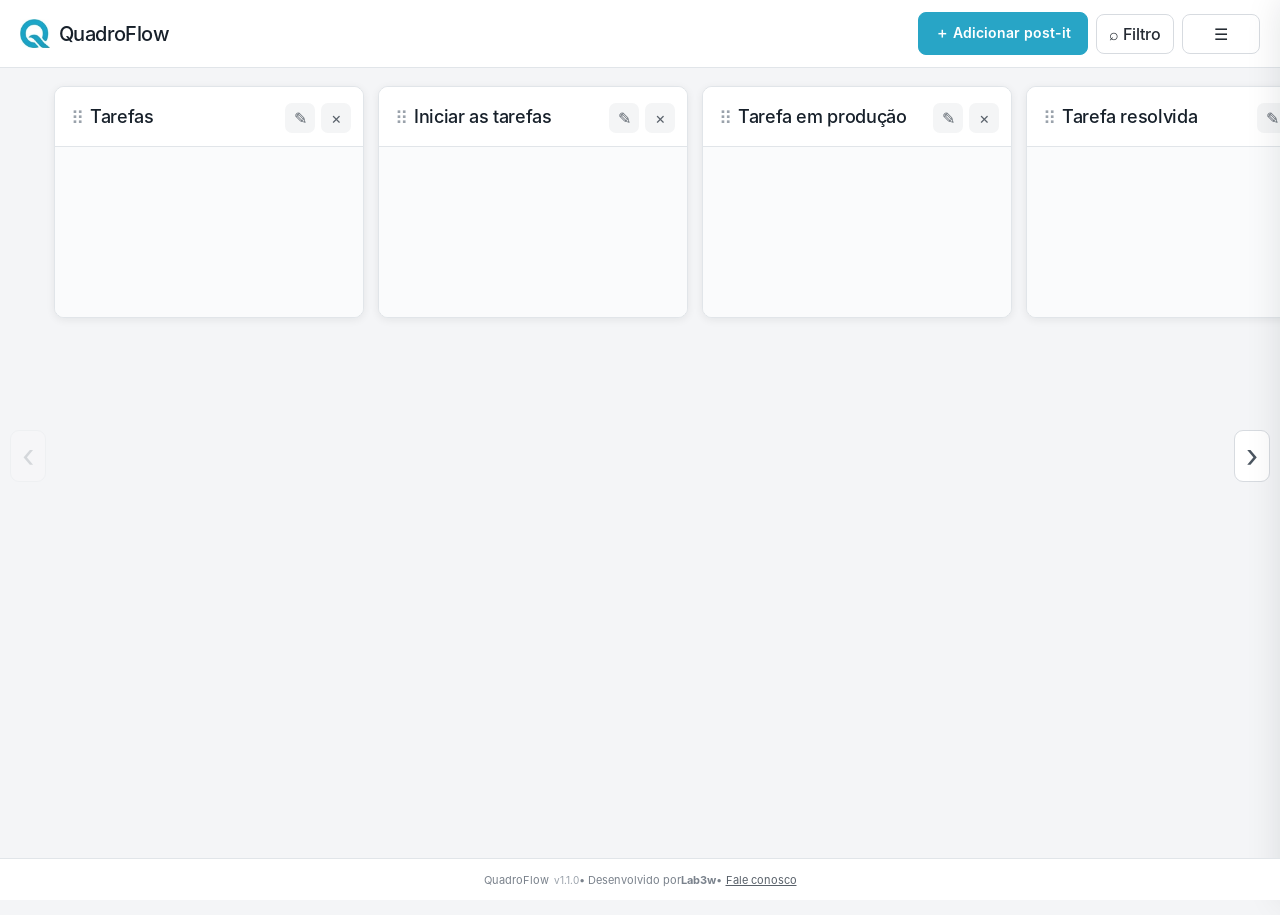
<file: website/QUADROFLOW_FINAL_COMPLETO 2/pwa/index.html>
<!doctype html>
<html lang="pt-BR">
<head>
<meta charset="utf-8">
<meta name="viewport" content="width=device-width, initial-scale=1">
<title>QuadroFlow</title>
<link rel="manifest" href="manifest.json">
<meta name="theme-color" content="#28A5C6">
<meta name="application-name" content="QuadroFlow">
<meta name="apple-mobile-web-app-capable" content="yes">
<meta name="apple-mobile-web-app-status-bar-style" content="default">
<meta name="apple-mobile-web-app-title" content="QuadroFlow">
<link rel="apple-touch-icon" href="quadroflow-icon-192.png">

<link rel="icon" href="[data-uri]">
<style>
:root{--bg:#f4f5f7;--surface:#fff;--panel:#fafbfc;--line:#e1e5e9;--text:#17202a;--muted:#727b84;--gold:#E9BA2D;--danger:#e99a9a;--colw:310px;--gap:14px}
*{box-sizing:border-box}html,body{margin:0;min-height:100%;background:var(--bg);color:var(--text);font-family:'Inter',Arial,sans-serif}body{padding-bottom:42px;overflow-x:hidden}
button,input,textarea{font:inherit}button{cursor:pointer}
.toolbar{position:sticky;top:0;z-index:30;background:rgba(255,255,255,.97);border-bottom:1px solid var(--line);min-height:68px;padding:10px 20px;display:flex;align-items:center;gap:8px}
.brand{display:flex;align-items:center;gap:9px;min-width:160px}.brand img{width:30px;height:30px;object-fit:contain;box-shadow:none;filter:none}.brand-name{font-size:20px;font-weight:500;letter-spacing:-.03em}.toolbar-spacer{flex:1}
.btn{border:1px solid #d7dbe0;background:#fff;color:#252b33;border-radius:8px;padding:9px 12px;font-weight:500;transition:.12s ease}.btn:hover{transform:translateY(-1px)}
.btn.primary{background:var(--gold);border-color:var(--gold);color:#17202a}.btn.add-top{font-size:14px;font-weight:600;padding:11px 16px}
.board-wrap{position:relative;width:100%}
.board{display:flex;gap:var(--gap);padding:18px 54px 28px;width:100%;min-height:calc(100vh - 110px);overflow-x:auto;overflow-y:visible;scroll-behavior:smooth;scrollbar-width:auto;-ms-overflow-style:none;align-items:flex-start}
.board::-webkit-scrollbar{width:9px;height:9px}.board::-webkit-scrollbar-track{background:var(--bg)}.board::-webkit-scrollbar-thumb{background:var(--bg);border-radius:10px}
.board:not(.has-overflow) .column{flex:1 1 0;width:0;min-width:0}
.board.has-overflow .column{flex:0 0 var(--colw);width:var(--colw);min-width:var(--colw)}
.column{background:var(--surface);border:1px solid var(--line);border-radius:10px;overflow:hidden;box-shadow:0 2px 8px rgba(18,24,32,.07)}
.colhead{min-height:60px;padding:13px 12px 11px 16px;border-bottom:1px solid var(--line);display:flex;align-items:center;gap:6px;background:#fff}
.coltitle{flex:1;min-width:0;font-size:18px;font-weight:500;text-align:left;letter-spacing:-.02em;line-height:1.25;cursor:pointer}
.headbtn{width:30px;height:30px;border:0;border-radius:7px;background:#f4f5f6;color:#59616a;box-shadow:none;font-size:16px}
.notes{min-height:170px;padding:12px;background:var(--panel);display:flex;flex-direction:column;gap:10px}.notes.dragover{outline:2px dashed #aab2ba;outline-offset:-4px}
.note{position:relative;min-height:112px;border-radius:7px;padding:15px 15px 13px;cursor:grab;user-select:none;box-shadow:0 2px 6px rgba(18,24,32,.11)}.note.dragging{opacity:.38}
.note h3{margin:0 58px 8px 0;font-size:17px;font-weight:500;text-align:left;line-height:1.3;letter-spacing:-.01em}.note p{margin:0;font-size:15px;font-weight:300;text-align:left;line-height:1.5;color:#303740;white-space:pre-wrap}
.meta{margin-top:12px;font-size:11px;font-weight:300;color:#4e5862;line-height:1.4}.note-actions{position:absolute;right:7px;top:7px;display:flex;gap:4px}.note-actions button{width:25px;height:25px;border:0;border-radius:7px;background:rgba(255,255,255,.6);color:#4e5862;display:inline-flex;align-items:center;justify-content:center;padding:0;line-height:1}.note-actions .edit,.note-actions .trash{font-size:14px}.note-actions .trash{transform:scale(.78);transform-origin:center}
.note-media{display:flex;gap:7px;flex-wrap:wrap;margin-top:10px}.note-media img{width:54px;height:54px;border-radius:6px;object-fit:cover;border:1px solid rgba(0,0,0,.08)}
.note-link{display:inline-block;margin-top:9px;font-size:12px;color:#44566c;text-decoration:underline;word-break:break-all}
.nav-arrow{position:absolute;top:50%;transform:translateY(-50%);z-index:15;width:36px;height:52px;border:1px solid #d7dbe0;border-radius:9px;background:#fff;color:#4b5560;display:flex;align-items:center;justify-content:center;font-size:32px;line-height:1;box-shadow:none}
.nav-arrow.left{left:10px}.nav-arrow.right{right:10px}.nav-arrow:disabled{opacity:.18;cursor:default}
.footer{position:fixed;left:0;right:0;bottom:0;height:42px;z-index:40;display:flex;align-items:center;justify-content:center;background:#fff;border-top:1px solid var(--line);color:#7a828c;font-size:11px;font-weight:300}
.footer a{color:#59616a;text-decoration:underline;margin-left:4px}
.toast{position:fixed;right:18px;bottom:56px;z-index:120;background:#17202a;color:#fff;padding:11px 15px;border-radius:9px;opacity:0;pointer-events:none;transition:.18s ease}.toast.show{opacity:1}
.modal-bg{position:fixed;inset:0;background:rgba(0,0,0,.48);display:none;align-items:center;justify-content:center;z-index:100}.modal-bg.show{display:flex}
.modal{width:min(94vw,620px);max-height:88vh;overflow:auto;background:#fff;border-radius:14px;padding:22px;box-shadow:0 18px 60px rgba(0,0,0,.2)}
.modal h2{margin:0 0 14px;font-size:20px;font-weight:500}.modal p{font-size:15px;font-weight:300;line-height:1.5;color:#4b5560}
.field{margin:11px 0}.field label{display:block;margin-bottom:5px;font-size:13px;font-weight:500}.field input,.field textarea{width:100%;padding:10px;border:1px solid #ccd2d8;border-radius:8px;outline:none;background:#fff}.field textarea{min-height:120px;resize:vertical}
.attach-row{display:flex;align-items:center;gap:8px;flex-wrap:wrap}.attach-list{display:grid;grid-template-columns:repeat(auto-fill,minmax(90px,1fr));gap:8px;margin-top:9px}
.attach-item{position:relative;border:1px solid var(--line);border-radius:8px;padding:5px;background:#fafafa}.attach-item img{display:block;width:100%;height:76px;object-fit:cover;border-radius:5px}.attach-item button{position:absolute;right:4px;top:4px;border:0;border-radius:50%;width:22px;height:22px;background:rgba(255,255,255,.9);color:#333}
.modal-actions{display:flex;justify-content:flex-end;gap:8px;margin-top:18px}
.trash-page{display:none;max-width:1200px;margin:0 auto;padding:26px 20px 50px}.trash-page.show{display:block}.trash-header{display:flex;align-items:center;gap:10px;margin-bottom:16px}.trash-header h2{margin:0;font-size:24px;font-weight:500}
.trash-empty{background:#fff;border:1px solid var(--line);border-radius:10px;padding:24px;color:var(--muted)}.trash-grid{display:grid;grid-template-columns:repeat(auto-fill,minmax(260px,1fr));gap:12px}
.trash-card{background:#fff;border:1px solid var(--line);border-radius:10px;padding:15px;cursor:pointer;box-shadow:0 2px 7px rgba(18,24,32,.06)}.trash-card h3{margin:0 0 7px;font-size:17px;font-weight:500}.trash-card p{margin:0;color:#4b5560;font-size:14px;font-weight:300;line-height:1.45;display:-webkit-box;-webkit-line-clamp:4;-webkit-box-orient:vertical;overflow:hidden}
.detail-view{max-width:800px;margin:0 auto;padding:26px 20px 60px;display:none}.detail-view.show{display:block}.detail-card{background:#fff;border:1px solid var(--line);border-radius:12px;padding:22px}.detail-card h2{font-size:24px;font-weight:500;margin:0 0 10px}.detail-card p{font-size:15px;font-weight:300;white-space:pre-wrap;line-height:1.55}.detail-images{display:grid;grid-template-columns:repeat(auto-fill,minmax(160px,1fr));gap:10px;margin-top:16px}.detail-images img{width:100%;height:180px;object-fit:cover;border-radius:8px;border:1px solid var(--line)}.detail-link{margin-top:14px}.detail-link a{word-break:break-all;color:#44566c}
@media(max-width:1050px){.board:not(.has-overflow) .column{flex:1 1 calc(50% - 7px);width:auto}.board.has-overflow .column{flex-basis:300px;width:300px;min-width:300px}}
@media(max-width:680px){.toolbar{padding:10px 12px;gap:7px;flex-wrap:wrap}.brand{min-width:auto}.brand-name{font-size:19px}.toolbar-spacer{display:none}.btn{padding:9px 10px}.btn.add-top{font-size:13px}.board{padding:14px 45px 24px;min-height:calc(100vh - 124px)}.board:not(.has-overflow) .column{flex:1 1 100%;width:auto}.board.has-overflow .column{flex-basis:82vw;width:82vw;min-width:82vw}.nav-arrow{width:32px;height:48px;font-size:29px}.nav-arrow.left{left:5px}.nav-arrow.right{right:5px}.footer{font-size:10px}}
@media print{.toolbar,.nav-arrow,.footer,.modal-bg,.trash-page,.detail-view{display:none!important}.board{display:grid!important;grid-template-columns:repeat(2,1fr)!important;overflow:visible!important;padding:0!important}.column{width:auto!important;min-width:0!important;box-shadow:none;break-inside:avoid}.notes{background:#fff}}

/* QUADROFLOW SCROLL FIX */
.board{display:flex!important;flex-wrap:nowrap!important;overflow-x:auto!important;overflow-y:visible!important;width:100%!important;max-width:none!important;scrollbar-width:none!important;-ms-overflow-style:none!important;scroll-behavior:smooth!important;touch-action:pan-x!important}
.board::-webkit-scrollbar{width:9px;height:9px!important}.board::-webkit-scrollbar-track{background:var(--bg)!important}.board::-webkit-scrollbar-thumb{background:var(--bg)!important;border-radius:10px}
.board:not(.has-overflow) .column{flex:1 1 0!important;min-width:0!important;width:auto!important}
.board.has-overflow .column{flex:0 0 clamp(285px,30vw,330px)!important;width:clamp(285px,30vw,330px)!important;min-width:clamp(285px,30vw,330px)!important}
.nav-arrow{z-index:60!important;pointer-events:auto!important;box-shadow:none!important;filter:none!important}

/* QuadroFlow v5 additions */
.filter-bar{display:flex;align-items:center;gap:9px;flex-wrap:wrap;padding:10px 54px;background:#fff;border-bottom:1px solid var(--line)}
.filter-title{font-size:13px;font-weight:500}.filter-bar input{height:34px;border:1px solid #d7dbe0;border-radius:7px;padding:6px 9px;background:#fff;font-size:13px;min-width:180px}.filter-bar label{display:flex;align-items:center;gap:5px;font-size:12px;font-weight:500;color:#68717b}.filter-bar label input{min-width:135px}
.col-drag{color:#9aa2ab;font-size:18px;cursor:grab;line-height:1}.column-dragging{opacity:.45}.column-target{outline:2px dashed #aab2ba;outline-offset:2px}
@media(max-width:680px){.filter-bar{padding:9px 12px}.filter-bar input,.filter-bar label input{min-width:130px;flex:1}}


/* ===== QUADROFLOW FINAL — QUADRANTES + SCROLL ===== */
#boardView{display:block!important;width:100%!important}
.board-wrap{position:relative!important;width:100%!important;overflow:hidden!important}
#board{
  display:flex!important;flex-direction:row!important;flex-wrap:nowrap!important;
  align-items:flex-start!important;gap:14px!important;width:100%!important;
  max-width:none!important;min-height:calc(100vh - 125px)!important;
  margin:0!important;padding:18px 54px 28px!important;
  overflow-x:auto!important;overflow-y:visible!important;
  scrollbar-color:var(--bg) var(--bg)!important;scrollbar-width:auto!important;
  scroll-behavior:smooth!important;touch-action:pan-x!important;
  visibility:visible!important;opacity:1!important;
}
#board::-webkit-scrollbar{height:9px!important;width:9px!important}
#board::-webkit-scrollbar-track{background:var(--bg)!important}
#board::-webkit-scrollbar-thumb{background:var(--bg)!important;border-radius:9px!important}
#board::-webkit-scrollbar-corner{background:var(--bg)!important}
#board .column{display:block!important;visibility:visible!important;opacity:1!important;box-sizing:border-box!important;flex:1 1 0!important;width:auto!important;min-width:0!important}
#board.has-overflow .column{flex:0 0 310px!important;width:310px!important;min-width:310px!important}
.nav-arrow{box-shadow:none!important;filter:none!important;z-index:20!important}
.note-actions .trash{box-shadow:none!important;filter:none!important}
@media(max-width:1050px){#board.has-overflow .column{flex:0 0 300px!important;width:300px!important;min-width:300px!important}}
@media(max-width:680px){#board{padding:14px 45px 24px!important}#board.has-overflow .column{flex:0 0 82vw!important;width:82vw!important;min-width:82vw!important}}


/* FINAL AJUSTES COMBINADOS — SCROLL + FILTRO */
#board{display:flex!important;flex-direction:row!important;flex-wrap:nowrap!important;gap:14px!important;width:100%!important;max-width:none!important;overflow-x:auto!important;overflow-y:visible!important;scroll-behavior:smooth!important;touch-action:pan-x!important;scrollbar-width:auto!important;scrollbar-color:var(--bg) var(--bg)!important}
#board::-webkit-scrollbar{height:9px!important;width:9px!important}
#board::-webkit-scrollbar-track{background:var(--bg)!important}
#board::-webkit-scrollbar-thumb{background:var(--bg)!important;border-radius:9px!important}
#board::-webkit-scrollbar-corner{background:var(--bg)!important}
#board:not(.has-overflow) .column{flex:1 1 0!important;width:auto!important;min-width:0!important}
#board.has-overflow .column{flex:0 0 310px!important;width:310px!important;min-width:310px!important}
.filter-bar #applyFiltersBtn{font-weight:600}
</style>

<style id="qf-final-clean-overrides">
:root{--qf-brand:#28A5C6}
#addTop,#applyFiltersBtn{background:var(--qf-brand)!important;border-color:var(--qf-brand)!important;color:#fff!important}
.hamburger-qf{display:none;width:40px;height:40px;padding:0;border:1px solid #d7dbe0;border-radius:9px;background:#fff;align-items:center;justify-content:center;flex-direction:column;gap:4px;cursor:pointer;flex:0 0 auto}
.hamburger-qf span{width:18px;height:2px;background:#4b5560;border-radius:2px;display:block}
.mobile-menu-qf{display:none;position:absolute;right:12px;top:58px;z-index:9999;min-width:210px;padding:8px;gap:7px;background:#fff;border:1px solid var(--line);border-radius:10px;box-shadow:0 10px 30px rgba(18,24,32,.12)}
.mobile-menu-qf.show{display:flex;flex-direction:column}.mobile-menu-qf .btn{width:100%;text-align:left}
#board.qf-compact{overflow-x:hidden!important}.board-wrap:has(#board.qf-compact){overflow:hidden!important}
#board.qf-compact .column{flex:1 1 0!important;width:auto!important;min-width:0!important}
#board.qf-scroll{overflow-x:auto!important;overflow-y:visible!important;scrollbar-width:auto!important;scrollbar-color:var(--bg) var(--bg)!important}
#board.qf-scroll .column{flex:0 0 310px!important;width:310px!important;min-width:310px!important}
#board.qf-scroll::-webkit-scrollbar{height:9px!important}#board.qf-scroll::-webkit-scrollbar-track{background:var(--bg)!important}#board.qf-scroll::-webkit-scrollbar-thumb{background:var(--bg)!important;border-radius:9px!important}
@media(max-width:680px){.toolbar{position:relative!important;flex-wrap:nowrap!important;padding:10px 12px!important}.toolbar-spacer{display:block!important;flex:1!important}.qf-mobile-hide{display:none!important}.hamburger-qf{display:flex}.mobile-menu-qf{top:54px}.filter-bar{padding:9px 12px!important}#board.qf-compact .column{flex:1 1 0!important;width:auto!important;min-width:0!important}#board.qf-scroll .column{flex:0 0 310px!important;width:310px!important;min-width:310px!important}}
</style>
<style id="qf-v7-fixes">
:root{--qf-brand:#28A5C6}
#addTop,#applyFiltersBtn{background:var(--qf-brand)!important;border-color:var(--qf-brand)!important;color:#fff!important}
#board.qf-compact .column{flex:1 1 0!important;width:auto!important;min-width:0!important}
#board.qf-scroll .column{flex:0 0 310px!important;width:310px!important;min-width:310px!important}
#board.qf-scroll{overflow-x:auto!important;scrollbar-color:var(--bg) var(--bg)!important;scroll-behavior:smooth!important}
#board.qf-scroll::-webkit-scrollbar{height:9px!important}#board.qf-scroll::-webkit-scrollbar-track{background:var(--bg)!important}#board.qf-scroll::-webkit-scrollbar-thumb{background:var(--bg)!important;border-radius:9px!important}
.note-media img{cursor:zoom-in}.note-files,.note-links{display:flex;flex-direction:column;gap:4px;margin-top:7px}.file-chip{font-size:12px;text-decoration:none;color:#2e4754}.filter-results{margin:18px 54px 30px}.filter-results-head{display:flex;justify-content:space-between;align-items:center;margin-bottom:10px}.filter-result-grid{display:grid;grid-template-columns:repeat(auto-fit,minmax(240px,1fr));gap:12px}.filter-result-card{padding:14px;border:1px solid var(--line);border-radius:12px;background:#fff}.preview-image{display:block;max-width:88vw;max-height:78vh;margin:auto}.preview-close{position:absolute;right:14px;top:10px;border:0;background:transparent;font-size:30px;cursor:pointer}.attach-item{display:flex;justify-content:space-between;align-items:center;padding:6px 8px;border:1px solid var(--line);border-radius:8px;margin-top:5px}.attach-item button{border:0;background:none;cursor:pointer}.attach-preview-item{display:grid;grid-template-columns:58px 1fr auto auto;gap:8px;align-items:center}.attach-preview{width:58px;height:44px;border-radius:6px;overflow:hidden;background:#f1f1f1;display:flex;align-items:center;justify-content:center}.attach-preview-thumb{width:100%;height:100%;object-fit:cover;display:block}.attach-preview-file{font-size:11px;color:#5d6b73}.attach-name{min-width:0;overflow:hidden;text-overflow:ellipsis;white-space:nowrap}.attach-type{font-size:10px;color:#7a878e}
.hamburger-qf{display:none}.mobile-menu-qf{display:none}
@media(max-width:680px){.hamburger-qf{display:flex}.qf-mobile-hide{display:none!important}.mobile-menu-qf.show{display:flex;flex-direction:column}.filter-results{margin:14px 12px 24px}}
@media print{.filter-results{display:none!important}}
</style>

<style id="qf-v8-ui">
.note{padding:14px 14px 13px}
.note-priority{display:flex;align-items:center;gap:6px;margin:0 0 8px;min-height:8px}
.priority-dot{width:8px;height:8px;border-radius:50%;display:inline-block;flex:0 0 8px}
.priority-dot.high{background:#d93a3a}.priority-dot.medium{background:#e2b93b}.priority-dot.low{background:#55a65a}
.note-client{margin:0 0 5px;font-size:11px;font-weight:300;line-height:1.3;color:#4e5862}
.note-client:empty{display:none}
.note h3{margin:0 34px 7px 0;font-size:16px;font-weight:500;line-height:1.3;letter-spacing:0}
.note p{margin:0;font-size:13px;font-weight:400;line-height:1.48;color:#303740;white-space:pre-wrap}
.note-meta-label{font-size:11px;font-weight:300}
.note-files,.note-links{display:flex;flex-direction:column;gap:6px;margin-top:9px}
.note-attachments-grid{display:grid;grid-template-columns:repeat(auto-fill,minmax(76px,1fr));gap:7px;margin-top:9px}
.note-attachment{position:relative;border:1px solid rgba(0,0,0,.1);border-radius:7px;overflow:hidden;background:rgba(255,255,255,.35);min-height:62px}
.note-attachment-thumb{display:block;width:100%;height:70px;object-fit:cover;cursor:zoom-in}
.note-attachment-video{display:block;width:100%;height:70px;object-fit:cover;background:#111;cursor:pointer}.note-attachment-pdf{display:block;width:100%;height:110px;border:0;background:#fff}.note-attachment-open{display:block;padding:4px 6px;font-size:10px;overflow:hidden;text-overflow:ellipsis;white-space:nowrap;color:#2e4754;text-decoration:none}
.note-attachment-file{display:flex;min-height:70px;align-items:center;justify-content:center;padding:6px;text-align:center;font-size:10px;line-height:1.2;word-break:break-word;color:#2e4754;text-decoration:none}
.note-url{font-size:11px;word-break:break-all}
.priority-select{display:grid;grid-template-columns:repeat(3,1fr);gap:8px}
.priority-option{display:flex;align-items:center;gap:7px;padding:10px 9px;border:1px solid var(--line);border-radius:8px;cursor:pointer;background:#fff}
.priority-option input{margin:0}.priority-option .priority-dot{width:9px;height:9px;flex-basis:9px}
.modal .field small{display:block;margin-top:5px;color:#707981;font-size:11px;font-weight:300}
.attach-item{gap:8px}.attach-name{min-width:0;flex:1;word-break:break-word;font-size:12px}.attach-type{font-size:10px;color:#76808a}
.preview-frame{display:block;width:min(86vw,900px);height:min(78vh,720px);border:0;background:#fff;margin:auto;border-radius:8px}
.preview-video{display:block;max-width:88vw;max-height:78vh;margin:auto;background:#000;border-radius:8px}
.preview-card{width:min(86vw,520px);margin:auto;background:#fff;border-radius:12px;padding:24px;text-align:center}
.preview-card strong{display:block;font-size:16px;font-weight:500;margin-bottom:8px}.preview-card span{display:block;font-size:12px;color:#66717b;word-break:break-word}
.preview-card a{display:inline-block;margin-top:14px}
@media(max-width:680px){.priority-select{grid-template-columns:1fr}.note-attachments-grid{grid-template-columns:repeat(2,1fr)}}
</style>
<style id="qf-v8-menu-filter">
.toolbar-actions{display:flex;align-items:center;gap:8px}.toolbar-icon-btn{min-width:78px}.qf-side-menu{position:fixed;top:0;right:0;width:min(320px,88vw);height:100vh;background:#fff;border-left:1px solid var(--line);box-shadow:-14px 0 35px rgba(18,24,32,.12);z-index:3000;padding:18px;display:flex;flex-direction:column;gap:9px;transform:translateX(105%);transition:transform .22s ease}.qf-side-menu.show{transform:translateX(0)}.qf-side-head{display:flex;align-items:center;justify-content:space-between;margin-bottom:8px;font-size:17px}.qf-close{border:0;background:transparent;font-size:27px;line-height:1;cursor:pointer;color:#5c6670}.qf-side-menu .btn{width:100%;text-align:left}.qf-filter-drawer{display:block!important;padding:0!important;height:0;overflow:hidden;border:0!important;transform:translateY(-100%);opacity:0;transition:height .22s ease,transform .22s ease,opacity .18s ease}.qf-filter-drawer.show{height:72px;transform:translateY(0);opacity:1;border-bottom:1px solid var(--line)!important}.qf-filter-inner{padding:10px 54px;background:#fff;display:flex;align-items:center;gap:12px}.qf-filter-field{display:flex;align-items:center;gap:8px;flex:1;max-width:720px;height:38px;border:1px solid #d7dbe0;border-radius:8px;padding:0 10px;background:#fff}.qf-filter-field>span{color:#7a858e}.qf-filter-field input{border:0;outline:0;width:100%;height:34px;font-size:13px;background:transparent}.qf-filter-field button{border:0;background:transparent;font-size:20px;color:#7a858e;cursor:pointer}.qf-filter-drawer .filter-title{white-space:nowrap}.qf-filter-drawer+ .board-wrap{transition:none}@media(max-width:680px){.toolbar-actions{gap:5px}.toolbar-icon-btn{min-width:auto;padding:9px 10px}.qf-filter-drawer.show{height:68px}.qf-filter-inner{padding:9px 12px;gap:8px}.qf-filter-drawer .filter-title{display:none}.qf-side-menu{width:min(310px,90vw)}}
</style>

<style id="qf-print-v2">
#printSheet{display:none}
@media print{
  @page{size:A4 portrait;margin:12mm 12mm 14mm}
  html,body{background:#fff!important}
  body{-webkit-print-color-adjust:exact!important;print-color-adjust:exact!important}
  .toolbar,.board-wrap,.footer,.modal-bg,.qf-side-menu,.qf-filter-drawer,.filter-results,.nav-arrow{display:none!important}
  #printSheet{display:block!important;width:100%;color:#1f2933;font-family:-apple-system,BlinkMacSystemFont,"Segoe UI",Arial,sans-serif}
  #printSheet *{-webkit-print-color-adjust:exact!important;print-color-adjust:exact!important}
  .print-header{display:flex;justify-content:space-between;align-items:flex-end;border-bottom:2px solid #1f2933;padding-bottom:8px;margin-bottom:14px}
  .print-brand{font-size:22px;font-weight:600;letter-spacing:-.3px}
  .print-subtitle{font-size:11px;color:#68727b;margin-top:2px}
  .print-date{font-size:10px;color:#68727b;text-align:right}
  .print-column{margin:0 0 14px;border:1px solid #d9dde1;border-radius:7px;overflow:hidden;break-inside:auto}
  .print-column-head{display:flex;align-items:center;gap:8px;padding:7px 9px;font-size:13px;font-weight:600;border-left:7px solid var(--print-color);background:var(--print-color);color:#26313a}
  .print-column-count{font-size:10px;font-weight:400;opacity:.72;margin-left:auto}
  .print-task{display:grid;grid-template-columns:18px 1fr auto;gap:9px;align-items:start;padding:9px 10px;border-top:1px solid #e3e6e8;background:#fff;break-inside:avoid}
  .print-check{width:14px;height:14px;border:1.5px solid #4d5962;border-radius:2px;margin-top:2px;background:#fff;box-sizing:border-box}
  .print-task-main{min-width:0}
  .print-task-title{font-size:12.5px;font-weight:600;line-height:1.3;color:#202a32}
  .print-task-client{font-size:9.5px;font-weight:300;color:#5d6870;margin-top:2px}
  .print-task-text{font-size:10.5px;line-height:1.35;color:#46515a;margin-top:4px;white-space:pre-wrap}
  .print-task-priority{display:flex;align-items:center;gap:4px;font-size:9px;color:#66717a;white-space:nowrap;padding-top:1px}
  .print-priority-dot{width:7px;height:7px;border-radius:50%;display:inline-block}
  .print-priority-dot.high{background:#d93a3a}.print-priority-dot.medium{background:#e2b93b}.print-priority-dot.low{background:#55a65a}
  .print-empty{font-size:10px;color:#7a848c;padding:10px}
  .print-footer{margin-top:14px;padding-top:6px;border-top:1px solid #d9dde1;font-size:9px;color:#7a848c;display:flex;justify-content:space-between}
}
</style>

<style id="qf-pwa">
#installApp{border-color:#28A5C6;color:#167b96;background:#fff}
#installApp:hover{background:#f1fbfd}
.qf-pwa-status{font-size:11px;color:#68727b;padding:2px 4px 6px;line-height:1.35}
</style>
<style>
@font-face{font-family:'Inter';src:url('./fonts/Inter-Regular.otf') format('opentype');font-weight:400;font-style:normal;font-display:swap}
@font-face{font-family:'Inter';src:url('./fonts/Inter-Medium.otf') format('opentype');font-weight:500;font-style:normal;font-display:swap}
@font-face{font-family:'Inter';src:url('./fonts/Inter-SemiBold.otf') format('opentype');font-weight:600;font-style:normal;font-display:swap}
@font-face{font-family:'Inter';src:url('./fonts/Inter-Bold.otf') format('opentype');font-weight:700;font-style:normal;font-display:swap}
</style>
</head>
<body>
<div id="printSheet" aria-hidden="true"></div>
<header class="toolbar">
  <div class="brand"><img src="[data-uri]" alt="QuadroFlow"><div class="brand-name">QuadroFlow</div></div>
  <div class="toolbar-spacer"></div>
  <button class="btn primary add-top" id="addTop">＋ Adicionar post-it</button>
  <div class="toolbar-actions">
    <button class="btn toolbar-icon-btn" id="filterToggle" type="button" aria-expanded="false">⌕ Filtro</button>
    <button class="btn toolbar-icon-btn" id="menuToggle" type="button" aria-expanded="false" aria-label="Abrir menu">☰</button>
  </div>
  <aside class="qf-side-menu" id="qfSideMenu" aria-hidden="true">
    <div class="qf-side-head"><strong>Menu</strong><button class="qf-close" id="menuClose" type="button" aria-label="Fechar">×</button></div>
    <button class="btn" id="save">Salvar</button>
    <button class="btn" id="load">↻ Carregar</button>
    <button class="btn" id="print">🖨 Imprimir / PDF</button>
    <button class="btn" id="installApp" type="button" style="display:none">⬇ Instalar QuadroFlow</button>
    <button class="btn" id="archiveBtn" onclick="location.href='entregues.html'">✓ Tarefas entregues</button>
    <button class="btn" id="trashBtn">🗑 Lixeira</button>
    <button class="btn" id="backupBtn">⬇ Fazer backup</button>
    <button class="btn" id="restoreBtn">↥ Restaurar backup</button>
    <input id="restoreFile" type="file" accept="application/json,.json" hidden>
    <button class="btn" id="helpBtn">? Como usar</button>
    <button class="btn" id="newcol">＋ Novo quadrante</button>
  </aside>
</header>

<section id="boardView">
<div class="filter-bar qf-filter-drawer" id="filterBar" aria-hidden="true"><div class="qf-filter-inner"><span class="filter-title">Pesquisar</span><div class="qf-filter-field"><span>⌕</span><input id="filterAll" type="search" autocomplete="off" placeholder="Pesquisar tarefas, clientes, arquivos, URLs..."><button id="clearFilters" type="button" aria-label="Limpar filtro">×</button></div></div></div>
  <div class="board-wrap">
  <button class="nav-arrow left" id="navLeft" aria-label="Navegar para a esquerda">‹</button>
  <main class="board" id="board"></main>
  <button class="nav-arrow right" id="navRight" aria-label="Navegar para a direita">›</button>
</div>
</section>

<section class="trash-page" id="trashPage">
  <div class="trash-header"><button class="btn" id="backBoard">← Voltar</button><h2>Lixeira</h2></div>
  <div id="trashGrid"></div>
</section>

<section class="detail-view" id="detailView">
  <div class="trash-header"><button class="btn" id="backTrash">← Voltar para a lixeira</button></div>
  <div class="detail-card" id="detailCard"></div>
</section>

<div class="modal-bg" id="modalBg"><div class="modal" id="modal"></div></div>
<div class="toast" id="toast"></div>
<footer class="footer">QuadroFlow <span class="qf-version">v1.1.0</span> • Desenvolvido por <strong>Lab3w</strong> • <a href="https://wa.me/5511990054049?text=seja%20bem-vindo%20como%20posso%20ajuda-lo%3F" target="_blank" rel="noopener">Fale conosco</a></footer>

<script src="qf-storage.js"></script>
<script>
const KEY='quadrowflow-v7';
const ARCHIVE_KEY='quadrowflow-delivered-v1';
const TRASH_KEY='quadrowflow-trash-v1';
const DEFAULT_COLORS={todo:'#F6E7A8',start:'#CFE5C5',production:'#C9DDE8',done:'#EBC9D0',delivered:'#DCCFED'};
const EXTRA_COLORS=['#F4C7AB','#BFDCD3','#E5C1D5','#E8D9A8','#C7E4DD','#F0C9B6','#D9D0A8','#C5D6E5','#E6CFE0','#D2E2C6','#C8D3E9','#F2D3B5'];
let state=[],archive=[],trash=[],selectedAttachments=[],returnColumnId=null,pendingUploads=0;
const uid=()=>Date.now().toString(36)+Math.random().toString(36).slice(2);
const esc=s=>String(s??'').replace(/[&<>"']/g,m=>({'&':'&amp;','<':'&lt;','>':'&gt;','"':'&quot;',"'":'&#039;'}[m]));
const date=v=>{const d=new Date(v);return isNaN(d)?'':d.toLocaleDateString('pt-BR')+', '+d.toLocaleTimeString('pt-BR',{hour:'2-digit',minute:'2-digit'})};
const isoDay=v=>{const d=new Date(v);return isNaN(d)?'':d.toISOString().slice(0,10)};
function defaults(){return[
{id:uid(),title:'Tarefas',status:'todo',color:DEFAULT_COLORS.todo,notes:[]},
{id:uid(),title:'Iniciar as tarefas',status:'start',color:DEFAULT_COLORS.start,notes:[]},
{id:uid(),title:'Tarefa em produção',status:'production',color:DEFAULT_COLORS.production,notes:[]},
{id:uid(),title:'Tarefa resolvida',status:'done',color:DEFAULT_COLORS.done,notes:[]},
{id:uid(),title:'Tarefa entregue',status:'delivered',color:DEFAULT_COLORS.delivered,notes:[]}
]}
function usedColors(){return new Set(state.map(c=>(c.color||'').toLowerCase()).filter(Boolean))}
function nextUniqueColor(){const used=usedColors();for(const c of EXTRA_COLORS)if(!used.has(c.toLowerCase()))return c;for(let h=0;h<360;h+=29){const c=`hsl(${h} 72% 81%)`;if(!used.has(c))return c}return '#D8D8D8'}
function normalizeNote(n,c){const out={...n};delete out.project;delete out.tags;out.color=qfQuadrantColor(c);out.images=Array.isArray(out.images)?out.images:[];out.attachments=Array.isArray(out.attachments)?out.attachments:[];for(const img of out.images){if(img?.data&&!out.attachments.some(a=>a?.data===img.data))out.attachments.push({name:img.name||'Imagem',type:img.type||'image/*',data:img.data})}out.urls=Array.isArray(out.urls)?out.urls:[];if(!out.url&&typeof n.url==='string'&&n.url.trim())out.urls=[n.url.trim()];delete out.url;out.client=out.client||'';out.priority=priorityLabel(out.priority)||'Média';out.createdAt=out.createdAt||new Date().toISOString();return out}
function normalize(){
 state.forEach(c=>{
  if(DEFAULT_COLORS[c.status]) c.color=DEFAULT_COLORS[c.status];
  else if(!c.color) c.color=nextUniqueColor();
  c.notes=(Array.isArray(c.notes)?c.notes:[]).map(n=>normalizeNote(n,c));
 });
 archive=(Array.isArray(archive)?archive:[]).map(n=>normalizeNote(n,{status:'delivered'}));
 trash=(Array.isArray(trash)?trash:[]).map(n=>normalizeNote(n,{}));
}
let persistTimer=0;
async function persistNow(){
  const payload={state,archive,trash};
  try{await QFStorage.saveData(payload);}
  catch(e){localStorage.setItem(KEY,JSON.stringify(state));localStorage.setItem(ARCHIVE_KEY,JSON.stringify(archive));localStorage.setItem(TRASH_KEY,JSON.stringify(trash));}
}
function persist(){clearTimeout(persistTimer);persistTimer=setTimeout(()=>persistNow(),220)}
async function save(){clearTimeout(persistTimer);await persistNow();toast('Salvo com sucesso')}
async function load(){
  let idbData=null, localState=null, localArchive=null, localTrash=null;
  try{ idbData=await QFStorage.getData(); }
  catch(e){ console.warn('Armazenamento compartilhado indisponível',e); }
  try{
    localState=JSON.parse(localStorage.getItem(KEY)||'null');
    localArchive=JSON.parse(localStorage.getItem(ARCHIVE_KEY)||'null');
    localTrash=JSON.parse(localStorage.getItem(TRASH_KEY)||'null');
  }catch(e){ console.warn('Armazenamento local indisponível',e); }

  const idbHasBoard=Array.isArray(idbData?.state) && idbData.state.length>0;
  const localHasBoard=Array.isArray(localState) && localState.length>0;

  // Prioridade: banco compartilhado quando realmente contém um quadro.
  // Se o IndexedDB estiver vazio (por exemplo, primeira abertura ou uma versão
  // que criou o banco vazio), recuperamos o quadro anterior do localStorage.
  if(idbHasBoard){
    state=idbData.state;
    archive=Array.isArray(idbData.archive)?idbData.archive:(Array.isArray(localArchive)?localArchive:[]);
    trash=Array.isArray(idbData.trash)?idbData.trash:(Array.isArray(localTrash)?localTrash:[]);
  }else if(localHasBoard){
    state=localState;
    archive=Array.isArray(idbData?.archive)&&idbData.archive.length? idbData.archive : (Array.isArray(localArchive)?localArchive:[]);
    trash=Array.isArray(idbData?.trash)&&idbData.trash.length? idbData.trash : (Array.isArray(localTrash)?localTrash:[]);
  }else{
    state=defaults();
    archive=Array.isArray(idbData?.archive)?idbData.archive:(Array.isArray(localArchive)?localArchive:[]);
    trash=Array.isArray(idbData?.trash)?idbData.trash:(Array.isArray(localTrash)?localTrash:[]);
  }

  normalize();
  try{await QFStorage.migrateAttachments(state,archive,trash);await persistNow();}
  catch(e){console.warn('Migração de anexos não concluída',e)}
  render();processDeliveredTimers()
}
function toast(t){const x=document.getElementById('toast');if(!x)return;x.textContent=t;x.classList.add('show');clearTimeout(window._toast);window._toast=setTimeout(()=>x.classList.remove('show'),1800)}
function closeModal(){document.getElementById('modalBg').classList.remove('show');selectedAttachments=[]}
function showModal(content){document.getElementById('modal').innerHTML=content;document.getElementById('modalBg').classList.add('show')}
function noteBy(cid,nid){const c=state.find(x=>x.id===cid);return{c,n:c?.notes.find(x=>x.id===nid)}}
function qfQuadrantColor(c){return DEFAULT_COLORS[c?.status]||c?.color||'#E8E8E8'}
function priorityClass(v){const x=String(v||'').toLowerCase();return x==='alta'?'high':x==='média'||x==='media'?'medium':x==='baixa'?'low':''}
function priorityLabel(v){const x=String(v||'').toLowerCase();return x==='alta'?'Alta':x==='média'||x==='media'?'Média':x==='baixa'?'Baixa':''}
function fileKind(x){const t=String(x?.type||'').toLowerCase(), n=String(x?.name||'').toLowerCase(); if(t.startsWith('image/')||/\.(png|jpe?g|gif|webp|bmp|svg)$/i.test(n)) return 'image'; if(t.startsWith('video/')||/\.(mp4|webm|ogg|mov|m4v)$/i.test(n)) return 'video'; if(t==='application/pdf'||/\.pdf$/i.test(n)) return 'pdf'; if(/\.(doc|docx)$/i.test(n)||t.includes('word')) return 'word'; if(/\.(xls|xlsx)$/i.test(n)||t.includes('excel')||t.includes('spreadsheet')) return 'excel'; return 'file'}
function previewAttachment(x,context='note'){const k=fileKind(x),name=esc(x?.name||'Arquivo'); if(k==='image') return `<div class="note-attachment"><img class="note-attachment-thumb" src="${x.data}" alt="${name}" data-preview="${x.data}" data-preview-type="image" data-preview-name="${name}" title="Clique para ampliar"></div>`; if(k==='video') return `<div class="note-attachment"><video class="note-attachment-video" src="${x.data}" muted playsinline controls preload="metadata" title="Vídeo"></video></div>`; if(k==='pdf') return `<div class="note-attachment"><a class="note-attachment-file" href="${x.data}" target="_blank" rel="noopener" data-preview-pdf="${x.data}" data-preview-name="${name}">📄 ${name}</a></div>`; if(k==='word') return `<div class="note-attachment"><a class="note-attachment-file" href="${x.data}" target="_blank" rel="noopener" data-preview-file="${x.data}" data-preview-kind="word" data-preview-name="${name}">📝 ${name}</a></div>`; if(k==='excel') return `<div class="note-attachment"><a class="note-attachment-file" href="${x.data}" target="_blank" rel="noopener" data-preview-file="${x.data}" data-preview-kind="excel" data-preview-name="${name}">📊 ${name}</a></div>`; return `<div class="note-attachment"><a class="note-attachment-file" href="${x.data}" download="${name}">📎 ${name}</a></div>`}
function previewAttachmentFromDataset(el){const src=el.dataset.preview||el.dataset.previewPdf||el.dataset.previewFile; if(!src)return; const type=el.dataset.previewType||''; const name=el.dataset.previewName||'Arquivo'; openPreview(src,type,name)}
function getText(n){return [n.title,n.text,n.client,n.project,n.priority,n.tags,(n.urls||[]).join(' '),(n.images||[]).map(x=>x.name||'').join(' '),(n.attachments||[]).map(x=>x.name||'').join(' ')].filter(Boolean).join(' ').toLowerCase()}
function renderColumn(c){
 const s=document.createElement('section');s.className='column';s.dataset.cid=c.id;s.style.setProperty('--col-color',qfQuadrantColor(c));
 s.innerHTML=`<div class="colhead"><div class="col-drag" title="Arraste para reposicionar">⠿</div><div class="coltitle" title="Duplo clique para editar">${esc(c.title)}</div><button class="headbtn edit" title="Editar quadrante">✎</button><button class="headbtn del" title="Excluir quadrante">×</button></div><div class="notes"></div>`;
 const z=s.querySelector('.notes');(c.notes||[]).forEach(n=>z.appendChild(renderNote(n,c)));bindDrop(z,c.id);
 s.querySelector('.edit').onclick=()=>editColumn(c.id);s.querySelector('.coltitle').ondblclick=()=>editColumn(c.id);s.querySelector('.del').onclick=()=>deleteColumnModal(c.id);bindColumnDrag(s,c.id);
 return s
}
function render(){
 const board=document.getElementById('board');if(!board)return;const frag=document.createDocumentFragment();state.forEach(c=>frag.appendChild(renderColumn(c)));board.replaceChildren(frag);updateBoardLayout();applyFilters();
}
function refreshNoteElement(cid,nid){
 const c=state.find(x=>x.id===cid),n=c?.notes.find(x=>x.id===nid);if(!c||!n)return;
 const col=document.querySelector(`.column[data-cid="${CSS.escape(cid)}"] .notes`);if(!col)return;
 const old=col.querySelector(`.note[data-id="${CSS.escape(nid)}"]`),next=renderNote(n,c);if(old)old.replaceWith(next);else col.appendChild(next);
 applyFilters();
}
function removeNoteElement(cid,nid){const el=document.querySelector(`.column[data-cid="${CSS.escape(cid)}"] .note[data-id="${CSS.escape(nid)}"]`);el?.remove();applyFilters()}
async function renderAttachmentInto(box,a){
 const k=fileKind(a),url=await QFStorage.objectUrl(a);if(!url)return;
 const name=esc(a?.name||'Arquivo');let html='';
 if(k==='image') html=`<img class="note-attachment-thumb" src="${url}" alt="${name}" data-preview="${url}" data-preview-type="image" data-preview-name="${name}" title="Clique para ampliar">`;
 else if(k==='video') html=`<video class="note-attachment-video" src="${url}" muted playsinline controls preload="metadata" title="Vídeo"></video>`;
 else if(k==='pdf') html=`<iframe class="note-attachment-pdf" src="${url}" title="${name}"></iframe><a class="note-attachment-open" href="${url}" target="_blank" rel="noopener" data-preview-pdf="${url}" data-preview-name="${name}">📄 ${name}</a>`;
 else if(k==='word') html=`<a class="note-attachment-file" href="${url}" target="_blank" rel="noopener" data-preview-file="${url}" data-preview-kind="word" data-preview-name="${name}">📝 ${name}</a>`;
 else if(k==='excel') html=`<a class="note-attachment-file" href="${url}" target="_blank" rel="noopener" data-preview-file="${url}" data-preview-kind="excel" data-preview-name="${name}">📊 ${name}</a>`;
 else html=`<a class="note-attachment-file" href="${url}" download="${name}">📎 ${name}</a>`;
 const wrap=document.createElement('div');wrap.className='note-attachment';wrap.innerHTML=html;box.appendChild(wrap);
 wrap.querySelectorAll('[data-preview],[data-preview-pdf],[data-preview-file]').forEach(el=>el.addEventListener('click',e=>{if(el.dataset.previewType==='image'||el.dataset.previewPdf||el.dataset.previewFile){e.preventDefault();e.stopPropagation();previewAttachmentFromDataset(el)}}));
}
function renderNote(n,c){
 const d=document.createElement('article');d.className='note';d.draggable=true;d.dataset.id=n.id;d.dataset.status=c.status;d.__qfNote=n;d.style.background=qfQuadrantColor(c);
 const files=(n.attachments||[]),urls=(n.urls||[]),pr=priorityLabel(n.priority);
 const dots=pr?`<div class="note-priority" aria-label="Prioridade ${esc(pr)}"><span class="priority-dot ${priorityClass(pr)}"></span></div>`:'';
 const client=n.client?`<div class="note-client">${esc(n.client)}</div>`:'';
 const links=urls.length?`<div class="note-links">${urls.map(u=>`<a class="note-link note-url" href="${esc(u)}" target="_blank" rel="noopener">${esc(u)}</a>`).join('')}</div>`:'';
 d.innerHTML=`<div class="note-actions"><button class="edit" title="Editar">✎</button><button class="trash" title="Enviar para a lixeira">🗑</button></div>${dots}${client}<h3>${esc(n.title)}</h3><p>${esc(n.text)}</p>${files.length?'<div class="note-attachments-grid"></div>':''}${links}<div class="meta note-meta-label">Criado em ${date(n.createdAt)}</div>`;
 const media=d.querySelector('.note-attachments-grid');if(media)files.forEach(a=>renderAttachmentInto(media,a));
 d.ondragstart=e=>{e.dataTransfer.setData('text/plain',JSON.stringify({type:'note',nid:n.id,from:c.id}));d.classList.add('dragging')};d.ondragend=()=>d.classList.remove('dragging');
 d.querySelector('.edit').onclick=e=>{e.stopPropagation();openNoteModal(c.id,n.id)};d.querySelector('.trash').onclick=e=>{e.stopPropagation();confirmTrashNote(c.id,n.id)};
 return d
}
function openPreview(src,type='',name=''){const safeName=esc(name||'Arquivo');let body='';if(type==='image'||(!type&&/^data:image\//i.test(src)))body=`<img class="preview-image" src="${src}" alt="${safeName}">`;else if(/^data:video\//i.test(src))body=`<video class="preview-video" src="${src}" controls autoplay></video>`;else if(type==='pdf'||/^data:application\/pdf/i.test(src))body=`<iframe class="preview-frame" src="${src}" title="${safeName}"></iframe>`;else body=`<div class="preview-card"><strong>${type==='word'?'Documento Word':type==='excel'?'Planilha Excel':'Arquivo'}</strong><span>${safeName}</span><a class="btn primary" href="${src}" target="_blank" rel="noopener">Abrir arquivo</a></div>`;showModal(`<button class="preview-close" id="closePreview" type="button">×</button>${body}`);document.getElementById('closePreview').onclick=closeModal}
function after(z,y){return[...z.querySelectorAll('.note:not(.dragging)')].reduce((best,e)=>{const r=e.getBoundingClientRect(),o=y-r.top-r.height/2;return o<0&&o>best.o?{o,e}:best},{o:-Infinity,e:null}).e}
function bindDrop(z,toid){
 z.ondragover=e=>{e.preventDefault();z.classList.add('dragover');const d=document.querySelector('.dragging');if(d){const a=after(z,e.clientY);a?z.insertBefore(d,a):z.appendChild(d)}};
 z.ondragleave=()=>z.classList.remove('dragover');
 z.ondrop=e=>{e.preventDefault();z.classList.remove('dragover');let q;try{q=JSON.parse(e.dataTransfer.getData('text/plain'))}catch(_){return}if(q.type!=='note')return;
  const from=state.find(c=>c.id===q.from),to=state.find(c=>c.id===toid),n=from?.notes.find(x=>x.id===q.nid);if(!from||!to||!n)return;
  // A cor do post-it é sempre derivada do quadrante de destino.
  n.color=qfQuadrantColor(to);
  const order=[...z.querySelectorAll('.note')].map(x=>x.dataset.id);from.notes=from.notes.filter(x=>x.id!==q.nid);
  if(from.id!==to.id){if(to.status==='delivered'){n.deliveredAt=n.deliveredAt||new Date().toISOString();n.deliveryDue=n.deliveryDue||addDaysISO(n.deliveredAt,2)}else{delete n.deliveredAt;delete n.deliveryDue}}
  to.notes.push(n);const map=new Map(to.notes.map(x=>[x.id,x]));to.notes=order.map(id=>map.get(id)).filter(Boolean);if(!to.notes.some(x=>x.id===n.id))to.notes.push(n);
  const el=document.querySelector(`.note[data-id="${CSS.escape(n.id)}"]`);if(el){const next=renderNote(n,to);el.replaceWith(next);const targetAfter=after(z,e.clientY);targetAfter?z.insertBefore(next,targetAfter):z.appendChild(next)}
  persist();processDeliveredTimers();
 }
}
function updateBoardLayout(){const b=document.getElementById('board');if(!b)return;const count=state.length;b.classList.toggle('qf-compact',count<=4);b.classList.toggle('qf-scroll',count>4);requestAnimationFrame(updateNav)}
function updateNav(){const b=document.getElementById('board'),l=document.getElementById('navLeft'),r=document.getElementById('navRight');if(!b||!l||!r)return;const overflow=b.scrollWidth>b.clientWidth+2;l.style.visibility=overflow?'visible':'hidden';r.style.visibility=overflow?'visible':'hidden';l.disabled=!overflow||b.scrollLeft<=2;r.disabled=!overflow||b.scrollLeft>=b.scrollWidth-b.clientWidth-2}
function scrollBoard(dir){const b=document.getElementById('board');if(!b)return;b.scrollBy({left:dir*((b.querySelector('.column')?.getBoundingClientRect().width||310)+14),behavior:'smooth'})}
function openNoteModal(cid,nid){
 const {c,n}=noteBy(cid,nid);selectedAttachments=(n?.attachments||[]).map(x=>({...x}));
 const pr=priorityLabel(n?.priority||'Média')||'Média';
 showModal(`<h2>${n?'Editar post-it':'Adicionar post-it'}</h2><div class="field"><label>Cliente</label><input id="noteClient" maxlength="160" value="${esc(n?.client||'')}" placeholder="Nome do cliente"></div><div class="field"><label>Título</label><input id="noteTitle" maxlength="160" value="${esc(n?.title||'')}" placeholder="Título da tarefa"></div><div class="field"><label>Texto</label><textarea id="noteText" maxlength="4000" placeholder="Descreva a tarefa">${esc(n?.text||'')}</textarea></div><div class="field"><label>Prioridade</label><div class="priority-select"><label class="priority-option"><input type="radio" name="notePriority" value="Alta" ${pr==='Alta'?'checked':''}><span class="priority-dot high"></span><span>Alta</span></label><label class="priority-option"><input type="radio" name="notePriority" value="Média" ${pr==='Média'?'checked':''}><span class="priority-dot medium"></span><span>Média</span></label><label class="priority-option"><input type="radio" name="notePriority" value="Baixa" ${pr==='Baixa'?'checked':''}><span class="priority-dot low"></span><span>Baixa</span></label></div></div><div class="field"><label>URLs</label><textarea id="noteUrls" placeholder="Uma URL por linha">${esc((n?.urls||[]).join('\n'))}</textarea><small>Você pode adicionar várias URLs, uma por linha.</small></div><div class="field"><label>Escolher arquivos</label><input id="noteFiles" type="file" accept="image/*,video/*,.pdf,.xls,.xlsx,.doc,.docx" multiple><small>Imagens e vídeos têm miniatura. PDFs têm prévia integrada. Word e Excel ficam identificados e com abertura do arquivo quando o navegador não conseguir renderizar diretamente.</small><div id="attachList" class="attach-list"></div></div><div class="modal-actions"><button class="btn" id="cancelNote" type="button">Cancelar</button><button class="btn primary" id="saveNote" type="button">Salvar</button></div>`);
 renderSelectedAttachments();updateSaveState();document.getElementById('cancelNote').onclick=closeModal;document.getElementById('noteFiles').onchange=handleFiles;
 document.getElementById('saveNote').onclick=()=>{if(pendingUploads>0){toast('Aguarde o envio dos arquivos terminar');return}const client=document.getElementById('noteClient').value.trim(),title=document.getElementById('noteTitle').value.trim(),text=document.getElementById('noteText').value.trim();if(!client||!title||!text){toast('Preencha cliente, título e texto');return}const urls=document.getElementById('noteUrls').value.split(/\n+/).map(x=>x.trim()).filter(Boolean);if(urls.some(u=>!/^https?:\/\//i.test(u))){toast('Cada URL deve começar com http:// ou https://');return}const priority=document.querySelector('input[name="notePriority"]:checked')?.value||'Média';const data={client,title,text,priority,urls,attachments:[...selectedAttachments]};if(n){Object.assign(n,data);refreshNoteElement(c.id,n.id)}else{const created={id:uid(),createdAt:new Date().toISOString(),...data};c.notes.push(created);document.querySelector(`.column[data-cid="${CSS.escape(c.id)}"] .notes`)?.appendChild(renderNote(created,c))}closeModal();persist();applyFilters()}
}
function allowedFile(file){return file.type.startsWith('image/')||file.type.startsWith('video/')||['application/pdf','application/vnd.ms-excel','application/vnd.openxmlformats-officedocument.spreadsheetml.sheet','application/msword','application/vnd.openxmlformats-officedocument.wordprocessingml.document'].includes(file.type)||/\.(pdf|xls|xlsx|doc|docx|mp4|webm|ogg|mov|m4v)$/i.test(file.name)}
async function handleFiles(e){const files=[...e.target.files];e.target.value='';if(!files.length)return;pendingUploads+=files.length;updateSaveState();for(const file of files){if(!allowedFile(file)){pendingUploads--;toast('Tipo de arquivo não suportado');continue}try{const meta=await QFStorage.putFile(file,{name:file.name,type:file.type});selectedAttachments.push(meta)}catch(err){console.error(err);toast('Não foi possível adicionar o arquivo')}finally{pendingUploads--;renderSelectedAttachments();updateSaveState()}}}
async function previewMetaUrl(x){if(x?.previewUrl)return x.previewUrl;try{return await QFStorage.objectUrl(x)}catch(_){return ''}}
async function renderSelectedAttachments(){const box=document.getElementById('attachList');if(!box)return;box.innerHTML='';for(let i=0;i<selectedAttachments.length;i++){const x=selectedAttachments[i],k=fileKind(x),wrap=document.createElement('div');wrap.className='attach-item attach-preview-item';const url=await previewMetaUrl(x);let media='';if(k==='image'&&url)media=`<img class="attach-preview-thumb" src="${url}" alt="${esc(x.name)}">`;else if(k==='video'&&url)media=`<video class="attach-preview-thumb" src="${url}" muted playsinline controls preload="metadata"></video>`;else if(k==='pdf'&&url)media=`<div class="attach-preview-file">📄 PDF</div>`;else media=`<div class="attach-preview-file">${k==='word'?'📝 DOC':k==='excel'?'📊 XLS':'📎 ARQ'}</div>`;wrap.innerHTML=`<div class="attach-preview">${media}</div><div class="attach-name" title="${esc(x.name)}">${esc(x.name)}</div><div class="attach-type">${esc(k.toUpperCase())}</div><button type="button" data-i="${i}" title="Remover">×</button>`;box.appendChild(wrap)}box.querySelectorAll('button').forEach(b=>b.onclick=()=>{selectedAttachments.splice(Number(b.dataset.i),1);renderSelectedAttachments();updateSaveState()})}
function updateSaveState(){const b=document.getElementById('saveNote');if(!b)return;b.disabled=pendingUploads>0;b.textContent=pendingUploads>0?'Enviando arquivos…':'Salvar'}
function editColumn(id){const c=state.find(x=>x.id===id);if(!c)return;showModal(`<h2>Editar quadrante</h2><div class="field"><label>Nome</label><input id="colName" maxlength="100" value="${esc(c.title)}"></div><div class="field"><label>Cor</label><input id="colColor" type="color" value="${/^#/.test(c.color||'')?c.color:'#D8D8D8'}" ${DEFAULT_COLORS[c.status]?'disabled':''}></div><div class="modal-actions"><button class="btn" id="cancelCol" type="button">Cancelar</button><button class="btn primary" id="saveCol" type="button">Salvar</button></div>`);document.getElementById('cancelCol').onclick=closeModal;document.getElementById('saveCol').onclick=()=>{const v=document.getElementById('colName').value.trim();if(!v){toast('Informe um nome');return}c.title=v;if(!DEFAULT_COLORS[c.status])c.color=document.getElementById('colColor').value;closeModal();const el=document.querySelector(`.column[data-cid=\"${CSS.escape(id)}\"]`);if(el){el.querySelector('.coltitle').textContent=c.title;el.style.setProperty('--col-color',qfQuadrantColor(c));el.querySelectorAll('.note').forEach(n=>n.style.background=qfQuadrantColor(c))}persist()}}
function deleteColumnModal(id){const c=state.find(x=>x.id===id);if(!c)return;if(c.status==='todo'||c.status==='delivered'){toast('Os quadrantes Tarefas e Tarefa entregue ficam fixos');return}showModal(`<h2>Excluir quadrante?</h2><p>Você quer mesmo excluir este quadrante e todos os seus post-its?</p><div class="modal-actions"><button class="btn" id="cancelDelete" type="button">Cancelar</button><button class="btn danger" id="yesDelete" type="button">Excluir</button></div>`);document.getElementById('cancelDelete').onclick=closeModal;document.getElementById('yesDelete').onclick=()=>{state=state.filter(x=>x.id!==id);closeModal();document.querySelector(`.column[data-cid=\"${CSS.escape(id)}\"]`)?.remove();updateBoardLayout();persist();toast('Excluído com sucesso')}}
function deleteNoteModal(cid,nid){confirmTrashNote(cid,nid)}
function bindColumnDrag(el,id){el.ondragstart=e=>{if(e.target.closest('.note'))return;e.stopPropagation();e.dataTransfer.setData('text/plain',JSON.stringify({type:'column',id}));el.classList.add('column-dragging')};el.ondragend=()=>el.classList.remove('column-dragging');el.ondragover=e=>{const d=e.dataTransfer.getData('text/plain');if(!d)return;try{const q=JSON.parse(d);if(q.type==='column'){e.preventDefault();e.stopPropagation();el.classList.add('column-target')}}catch(_) {}};el.ondragleave=()=>el.classList.remove('column-target');el.ondrop=e=>{e.preventDefault();e.stopPropagation();el.classList.remove('column-target');let q;try{q=JSON.parse(e.dataTransfer.getData('text/plain'))}catch(_){return}if(q.type!=='column'||q.id===id)return;reorderColumn(q.id,id)}}
function reorderColumn(fromId,toId){const fi=state.findIndex(x=>x.id===fromId);if(fi<0)return;const item=state[fi];if(item.status==='todo'||item.status==='delivered'){toast('Os quadrantes Tarefas e Tarefa entregue ficam fixos');return}const arr=state.filter(x=>x.id!==fromId),ti=arr.findIndex(x=>x.id===toId);let insert=Math.max(1,Math.min(arr.length-1,ti<0?arr.length-1:ti));arr.splice(insert,0,item);state=arr;const board=document.getElementById('board');if(board){const frag=document.createDocumentFragment();state.forEach(c=>{const el=document.querySelector(`.column[data-cid=\"${CSS.escape(c.id)}\"]`);if(el)frag.appendChild(el)});board.replaceChildren(frag)}updateBoardLayout();persist()}
function confirmTrashNote(cid,nid){const {c,n}=noteBy(cid,nid);if(!c||!n)return;showModal(`<h2>Enviar para a lixeira?</h2><p>Esta tarefa será enviada para a lixeira. Você poderá restaurá-la depois.</p><div class="modal-actions"><button class="btn" id="cancelTrashNote" type="button">Cancelar</button><button class="btn danger" id="confirmTrashNote" type="button">Enviar para a lixeira</button></div>`);document.getElementById('cancelTrashNote').onclick=closeModal;document.getElementById('confirmTrashNote').onclick=()=>{c.notes=c.notes.filter(x=>x.id!==nid);trash.push({...n,trashAt:new Date().toISOString(),fromColumnId:c.id,fromColumnTitle:c.title});closeModal();removeNoteElement(c.id,nid);persist();toast('Enviado para a lixeira')}}
function newColumn(){showModal(`<h2>Novo quadrante</h2><div class="field"><label>Nome</label><input id="newColName" maxlength="100" placeholder="Ex.: Aguardando aprovação"></div><div class="modal-actions"><button class="btn" id="cancelNewCol" type="button">Cancelar</button><button class="btn primary" id="createNewCol" type="button">Criar</button></div>`);document.getElementById('cancelNewCol').onclick=closeModal;document.getElementById('createNewCol').onclick=()=>{const v=document.getElementById('newColName').value.trim();if(!v){toast('Informe um nome');return}const c={id:uid(),title:v,status:'custom',color:nextUniqueColor(),notes:[]};state.splice(Math.max(1,state.length-1),0,c);closeModal();const board=document.getElementById('board'),el=renderColumn(c);board.insertBefore(el,document.querySelector('.column[data-cid="'+(state[state.length-1]?.id||'')+'"]'));updateBoardLayout();persist();requestAnimationFrame(()=>{const b=document.getElementById('board');b.scrollTo({left:b.scrollWidth,behavior:'smooth'})})}}
function addDaysISO(v,days){const d=new Date(v);d.setDate(d.getDate()+days);return d.toISOString()}
function processDeliveredTimers(){
 let changed=false;const now=Date.now();
 state.forEach(c=>{if(c.status!=='delivered')return;
  const keep=[];
  c.notes.forEach(n=>{
   if(!n.deliveryDue)n.deliveryDue=addDaysISO(n.deliveredAt||new Date(),2);
   if(new Date(n.deliveryDue).getTime()<=now){
    archive.push({...n,archivedAt:new Date().toISOString(),fromColumnId:c.id,fromColumnTitle:c.title,deliveredAt:n.deliveredAt||new Date().toISOString()});
    removeNoteElement(c.id,n.id);changed=true;
   } else keep.push(n);
  });
  c.notes=keep;
 });
 if(changed){persist();toast('Tarefa entregue movida para Tarefas Entregues')}
 if(state.some(c=>c.status==='delivered'))setTimeout(processDeliveredTimers,60000)
}
function filterText(){return (document.getElementById('filterAll')?.value||'').trim().toLowerCase()}
function filterClient(){return ''}
function inDateRange(n,from,to){return true}
function applyFilters(){const t=filterText();document.querySelectorAll('.note').forEach(noteEl=>{const n=noteEl.__qfNote;noteEl.hidden=!!(t&&n&&!getText(n).includes(t))});renderFilterArchiveResults(t,'','','')}
function renderFilterArchiveResults(t,cl,from,to){let box=document.getElementById('archiveFilterResults');if(!box){box=document.createElement('section');box.id='archiveFilterResults';box.className='filter-results';document.getElementById('boardView').appendChild(box)}const matches=t?archive.filter(n=>getText(n).includes(t)):[];box.innerHTML=matches.length?`<div class="filter-results-head"><strong>Resultados em Tarefas Entregues</strong><a class="btn" href="entregues.html">Abrir página</a></div><div class="filter-result-grid">${matches.map(n=>`<article class="filter-result-card"><h3>${esc(n.title)}</h3><p>${esc(n.text)}</p><div class="meta">${n.client?'Cliente: '+esc(n.client):''}</div></article>`).join('')}</div>`:''}

function printPriorityDot(v){const p=priorityClass(v);return p?`<span class="print-priority-dot ${p}"></span>`:''}
function buildPrintHTML(){
 const today=new Date().toLocaleDateString('pt-BR');
 const active=state.filter(c=>Array.isArray(c.notes));
 const total=active.reduce((sum,c)=>sum+(c.notes||[]).length,0);
 let html=`<!doctype html><html lang="pt-BR"><head><meta charset="utf-8"><meta name="viewport" content="width=device-width,initial-scale=1"><title>QuadroFlow — Checklist</title><style>
 @page{size:A4 portrait;margin:12mm 12mm 14mm}
 *{box-sizing:border-box}html,body{margin:0;padding:0;background:#fff;color:#1f2933;font-family:-apple-system,BlinkMacSystemFont,"Segoe UI",Arial,sans-serif;-webkit-print-color-adjust:exact!important;print-color-adjust:exact!important}
 .sheet{width:100%}.print-header{display:flex;justify-content:space-between;align-items:flex-end;border-bottom:2px solid #1f2933;padding-bottom:8px;margin-bottom:14px}.print-brand{font-size:22px;font-weight:600;letter-spacing:-.3px}.print-subtitle{font-size:11px;color:#68727b;margin-top:2px}.print-date{font-size:10px;color:#68727b;text-align:right}
 .print-column{margin:0 0 14px;border:1px solid #d9dde1;border-radius:7px;overflow:hidden;break-inside:auto}.print-column-head{display:flex;align-items:center;gap:8px;padding:7px 9px;font-size:13px;font-weight:600;border-left:7px solid var(--print-color);background:var(--print-color);color:#26313a;-webkit-print-color-adjust:exact!important;print-color-adjust:exact!important}.print-column-count{font-size:10px;font-weight:400;opacity:.72;margin-left:auto}
 .print-task{display:grid;grid-template-columns:18px 1fr auto;gap:9px;align-items:start;padding:9px 10px;border-top:1px solid #e3e6e8;background:#fff;break-inside:avoid;page-break-inside:avoid}.print-check{width:14px;height:14px;border:1.5px solid #4d5962;border-radius:2px;margin-top:2px;background:#fff}.print-task-main{min-width:0}.print-task-title{font-size:12.5px;font-weight:600;line-height:1.3;color:#202a32}.print-task-client{font-size:9.5px;font-weight:300;color:#5d6870;margin-top:2px}.print-task-text{font-size:10.5px;line-height:1.35;color:#46515a;margin-top:4px;white-space:pre-wrap}.print-task-priority{display:flex;align-items:center;gap:4px;font-size:9px;color:#66717a;white-space:nowrap;padding-top:1px}.print-priority-dot{width:7px;height:7px;border-radius:50%;display:inline-block}.print-priority-dot.high{background:#d93a3a}.print-priority-dot.medium{background:#e2b93b}.print-priority-dot.low{background:#55a65a}.print-empty{font-size:10px;color:#7a848c;padding:10px}.print-footer{margin-top:14px;padding-top:6px;border-top:1px solid #d9dde1;font-size:9px;color:#7a848c;display:flex;justify-content:space-between}
 </style></head><body><main class="sheet">`;
 html+=`<div class="print-header"><div><div class="print-brand">QuadroFlow</div><div class="print-subtitle">Checklist de tarefas</div></div><div class="print-date">${today}<br>${total} tarefa${total===1?'':'s'}</div></div>`;
 active.forEach(c=>{
   const notes=c.notes||[]; const color=qfQuadrantColor(c);
   html+=`<section class="print-column"><div class="print-column-head" style="--print-color:${color}"><span>${esc(c.title)}</span><span class="print-column-count">${notes.length} tarefa${notes.length===1?'':'s'}</span></div>`;
   if(!notes.length) html+=`<div class="print-empty">Nenhuma tarefa neste quadrante.</div>`;
   notes.forEach(n=>{const client=n.client?`<div class="print-task-client">Cliente: ${esc(n.client)}</div>`:'';const text=n.text?`<div class="print-task-text">${esc(n.text)}</div>`:'';const pr=priorityLabel(n.priority);const priority=pr?`<div class="print-task-priority">${printPriorityDot(pr)}${esc(pr)}</div>`:'';html+=`<div class="print-task"><span class="print-check"></span><div class="print-task-main"><div class="print-task-title">${esc(n.title||'Sem título')}</div>${client}${text}</div>${priority}</div>`});
   html+='</section>';
 });
 if(!total) html+=`<div class="print-empty">Não há tarefas para imprimir.</div>`;
 html+=`<div class="print-footer"><span>Marque manualmente as tarefas concluídas.</span><span>QuadroFlow</span></div></main>

</body></html>`;
 return html;
}
let qfPrintActive=false;
function printBoard(){
 const sheet=document.getElementById('printSheet');
 if(!sheet) return;
 const html=buildPrintHTML();
 const parser=new DOMParser();
 const doc=parser.parseFromString(html,'text/html');
 const content=doc.querySelector('.sheet');
 if(!content){toast('Não foi possível preparar a impressão.');return}
 sheet.innerHTML=content.outerHTML;
 sheet.setAttribute('aria-hidden','false');
 qfPrintActive=true;
 const cleanup=()=>{
   if(!qfPrintActive) return;
   qfPrintActive=false;
   sheet.innerHTML='';
   sheet.setAttribute('aria-hidden','true');
   window.removeEventListener('afterprint',cleanup);
 };
 window.addEventListener('afterprint',cleanup);
 // Imprime o documento atual. Não abre popup e, portanto, não depende da permissão de pop-ups.
 setTimeout(()=>window.print(),50);
 setTimeout(cleanup,30000);
}
function openArchive(){location.href='entregues.html'}
document.getElementById('addTop').onclick=()=>openNoteModal(state[0]?.id);document.getElementById('save').onclick=save;document.getElementById('load').onclick=load;document.getElementById('print').onclick=printBoard;document.getElementById('trashBtn').onclick=()=>location.href='lixeira.html';document.getElementById('newcol').onclick=newColumn;document.getElementById('navLeft').onclick=()=>scrollBoard(-1);document.getElementById('navRight').onclick=()=>scrollBoard(1);document.getElementById('clearFilters').onclick=()=>{document.getElementById('filterAll').value='';applyFilters()};document.getElementById('filterAll').addEventListener('input',applyFilters);
document.getElementById('backBoard')?.addEventListener('click',()=>location.href='QuadroFlow.html');document.getElementById('backTrash')?.addEventListener('click',()=>location.href='lixeira.html');
document.getElementById('modalBg').addEventListener('click',e=>{if(e.target.id==='modalBg')closeModal()});document.addEventListener('keydown',e=>{if(e.key==='Escape')closeModal()});
window.addEventListener('resize',updateBoardLayout);document.getElementById('board').addEventListener('scroll',updateNav,{passive:true});document.getElementById('board').addEventListener('wheel',e=>{const b=document.getElementById('board');if(Math.abs(e.deltaY)>Math.abs(e.deltaX)&&b.scrollWidth>b.clientWidth+2){e.preventDefault();b.scrollLeft+=e.deltaY}},{passive:false});
(function(){const menu=document.getElementById('qfSideMenu'),menuToggle=document.getElementById('menuToggle'),menuClose=document.getElementById('menuClose'),filter=document.getElementById('filterBar'),filterToggle=document.getElementById('filterToggle');const closeMenu=()=>{menu.classList.remove('show');menu.setAttribute('aria-hidden','true');menuToggle.setAttribute('aria-expanded','false')};const closeFilter=()=>{filter.classList.remove('show');filter.setAttribute('aria-hidden','true');filterToggle.setAttribute('aria-expanded','false')};menuToggle.onclick=e=>{e.stopPropagation();const open=!menu.classList.contains('show');if(open)closeFilter();menu.classList.toggle('show',open);menu.setAttribute('aria-hidden',String(!open));menuToggle.setAttribute('aria-expanded',String(open))};menuClose.onclick=closeMenu;filterToggle.onclick=e=>{e.stopPropagation();const open=!filter.classList.contains('show');if(open)closeMenu();filter.classList.toggle('show',open);filter.setAttribute('aria-hidden',String(!open));filterToggle.setAttribute('aria-expanded',String(open));if(open)setTimeout(()=>document.getElementById('filterAll')?.focus(),220)};document.addEventListener('click',e=>{if(menu.classList.contains('show')&&!menu.contains(e.target)&&e.target!==menuToggle)closeMenu();if(filter.classList.contains('show')&&!filter.contains(e.target)&&e.target!==filterToggle)closeFilter()});document.addEventListener('keydown',e=>{if(e.key==='Escape'){closeMenu();closeFilter()}})})();
load();
</script>
<style id="qf-backup-help-css">
.qf-version{margin-left:5px;color:#9aa2ab;font-size:10px}
.qf-help-list{margin:0;padding-left:20px;color:#46515a;font-size:14px;line-height:1.6}.qf-help-list li{margin:5px 0}.qf-help-note{margin-top:12px;padding:10px 12px;background:#f7f8fa;border-radius:8px;font-size:12px;color:#65707a}
</style>
<script id="qf-backup-runtime">
(function(){
  'use strict';
  const APP_VERSION='1.1.0';
  const backupBtn=document.getElementById('backupBtn');
  const restoreBtn=document.getElementById('restoreBtn');
  const restoreFile=document.getElementById('restoreFile');
  const helpBtn=document.getElementById('helpBtn');
  function blobToDataUrl(blob){
    return new Promise((resolve,reject)=>{const r=new FileReader();r.onload=()=>resolve(r.result);r.onerror=()=>reject(r.error||new Error('Falha ao ler arquivo'));r.readAsDataURL(blob);});
  }
  function collectNotes(){
    const all=[]; (Array.isArray(state)?state:[]).forEach(c=>(c.notes||[]).forEach(n=>all.push(n))); (archive||[]).forEach(n=>all.push(n)); (trash||[]).forEach(n=>all.push(n)); return all;
  }
  async function makeBackup(){
    const attachments={};
    for(const n of collectNotes()){
      for(const a of (n.attachments||[])){
        if(!a) continue;
        if(!a.id) a.id='att_backup_'+Date.now().toString(36)+'_'+Math.random().toString(36).slice(2);
        if(attachments[a.id]) continue;
        let data=a.data||'';
        if(!data && a.storage==='idb'){
          const blob=await QFStorage.getFile(a.id);
          if(blob) data=await blobToDataUrl(blob);
        }
        if(data) attachments[a.id]={id:a.id,name:a.name||'Arquivo',type:a.type||'application/octet-stream',size:a.size||0,data};
      }
      for(const a of (n.images||[])){
        if(!a) continue;
        if(!a.id) a.id='att_backup_'+Date.now().toString(36)+'_'+Math.random().toString(36).slice(2);
        if(attachments[a.id]) continue;
        if(a.data) attachments[a.id]={id:a.id,name:a.name||'Imagem',type:a.type||'image/*',size:0,data:a.data};
      }
    }
    return {format:'QuadroFlow Backup',version:APP_VERSION,createdAt:new Date().toISOString(),state,archive,trash,attachments:Object.values(attachments)};
  }
  function downloadText(filename,text){const blob=new Blob([text],{type:'application/json;charset=utf-8'});const url=URL.createObjectURL(blob);const a=document.createElement('a');a.href=url;a.download=filename;document.body.appendChild(a);a.click();a.remove();setTimeout(()=>URL.revokeObjectURL(url),1000)}
  backupBtn?.addEventListener('click',async()=>{
    try{
      backupBtn.disabled=true; backupBtn.textContent='Preparando backup…';
      await persistNow();
      const backup=await makeBackup();
      const stamp=new Date().toISOString().slice(0,10);
      downloadText(`QuadroFlow_Backup_${stamp}.json`,JSON.stringify(backup));
      toast('Backup criado com sucesso');
    }catch(e){console.error(e);toast('Não foi possível criar o backup');}
    finally{backupBtn.disabled=false;backupBtn.textContent='⬇ Fazer backup'}
  });
  restoreBtn?.addEventListener('click',()=>restoreFile?.click());
  restoreFile?.addEventListener('change',async()=>{
    const file=restoreFile.files?.[0]; if(!file)return;
    if(!confirm('Restaurar este backup substituirá o quadro, as tarefas entregues e a lixeira atuais. Continuar?')){restoreFile.value='';return;}
    try{
      const raw=await file.text(); const backup=JSON.parse(raw);
      if(backup?.format!=='QuadroFlow Backup' || !Array.isArray(backup.state)) throw new Error('Arquivo de backup inválido');
      if(!Array.isArray(backup.archive)) backup.archive=[]; if(!Array.isArray(backup.trash)) backup.trash=[];
      state=backup.state; archive=backup.archive; trash=backup.trash; normalize();
      if(QFStorage.clearAttachments) await QFStorage.clearAttachments();
      for(const a of (backup.attachments||[])) if(a?.data) await QFStorage.putDataUrl(a.data,{id:a.id,name:a.name,type:a.type});
      await persistNow();
      render(); processDeliveredTimers();
      toast('Backup restaurado com sucesso');
    }catch(e){console.error(e);toast('Backup inválido ou corrompido');}
    finally{restoreFile.value='';}
  });
  helpBtn?.addEventListener('click',()=>{
    showModal(`<h2>Como usar o QuadroFlow</h2><ol class="qf-help-list"><li><strong>Crie uma tarefa:</strong> informe cliente, título, texto, prioridade, links e arquivos.</li><li><strong>Organize:</strong> arraste o post-it para o quadrante correspondente.</li><li><strong>Acompanhe:</strong> use Tarefas, Iniciar, Produção e Resolvida para visualizar o andamento.</li><li><strong>Entregue:</strong> mova a tarefa para Tarefa entregue quando o trabalho sair da operação.</li><li><strong>Encontre:</strong> use Filtro para pesquisar cliente, título, texto, arquivos, links, prioridade ou quadrante.</li><li><strong>Proteja seus dados:</strong> faça backups periodicamente e guarde o arquivo em um local seguro.</li><li><strong>Imprima:</strong> use Imprimir / PDF para gerar uma lista de execução.</li></ol><div class="qf-help-note"><strong>Importante:</strong> o QuadroFlow guarda os dados localmente neste navegador/dispositivo. O backup é a forma recomendada de manter uma cópia externa dos seus dados.</div><div class="modal-actions"><button class="btn primary" id="closeHelp" type="button">Entendi</button></div>`);
    document.getElementById('closeHelp')?.addEventListener('click',closeModal);
  });
})();
</script>
<script id="qf-pwa-runtime">
(function(){
  'use strict';
  let deferredInstallPrompt = null;
  const installBtn = document.getElementById('installApp');
  const isStandalone = window.matchMedia && window.matchMedia('(display-mode: standalone)').matches || window.navigator.standalone === true;
  function setInstallVisible(show){ if(installBtn) installBtn.style.display = show ? 'block' : 'none'; }
  if (isStandalone) setInstallVisible(false);
  window.addEventListener('beforeinstallprompt', function(event){
    event.preventDefault();
    deferredInstallPrompt = event;
    setInstallVisible(true);
  });
  if (installBtn) installBtn.addEventListener('click', async function(){
    if(!deferredInstallPrompt){
      if(typeof toast === 'function') toast('No navegador, procure “Instalar QuadroFlow” no menu.');
      return;
    }
    deferredInstallPrompt.prompt();
    try{ await deferredInstallPrompt.userChoice; }catch(_){}
    deferredInstallPrompt = null;
    setInstallVisible(false);
  });
  window.addEventListener('appinstalled', function(){
    deferredInstallPrompt = null;
    setInstallVisible(false);
    if(typeof toast === 'function') toast('QuadroFlow instalado com sucesso.');
  });
  if('serviceWorker' in navigator && (location.protocol === 'https:' || location.hostname === 'localhost' || location.hostname === '127.0.0.1')){
    window.addEventListener('load', function(){
      navigator.serviceWorker.register('./service-worker.js', {scope:'./'}).then(function(reg){
        reg.addEventListener('updatefound', function(){
          const worker = reg.installing;
          if(!worker) return;
          worker.addEventListener('statechange', function(){
            if(worker.state === 'installed' && navigator.serviceWorker.controller){
              if(typeof toast === 'function') toast('Nova versão do QuadroFlow disponível. Recarregue para atualizar.');
            }
          });
        });
      }).catch(function(err){ console.warn('Service Worker não registrado:', err); });
    });
  }
})();
</script>
</body></html>
</file>
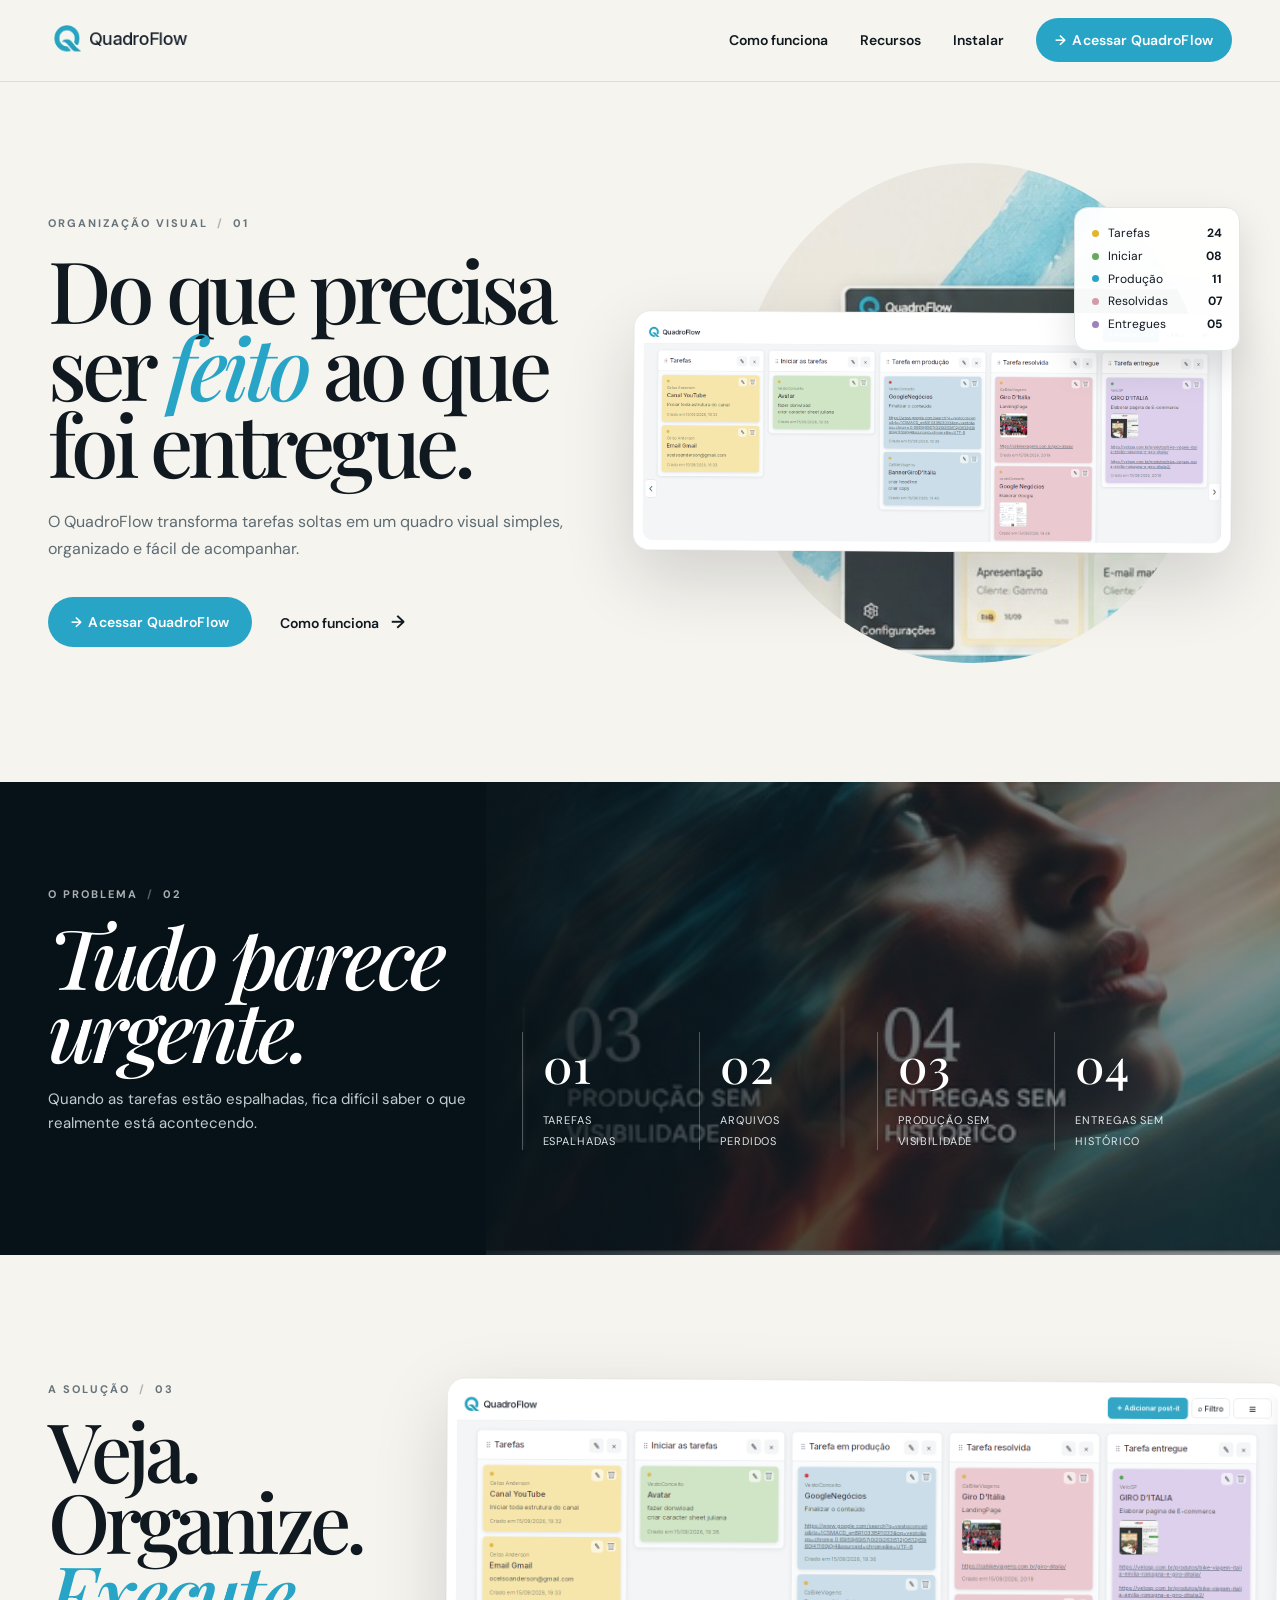
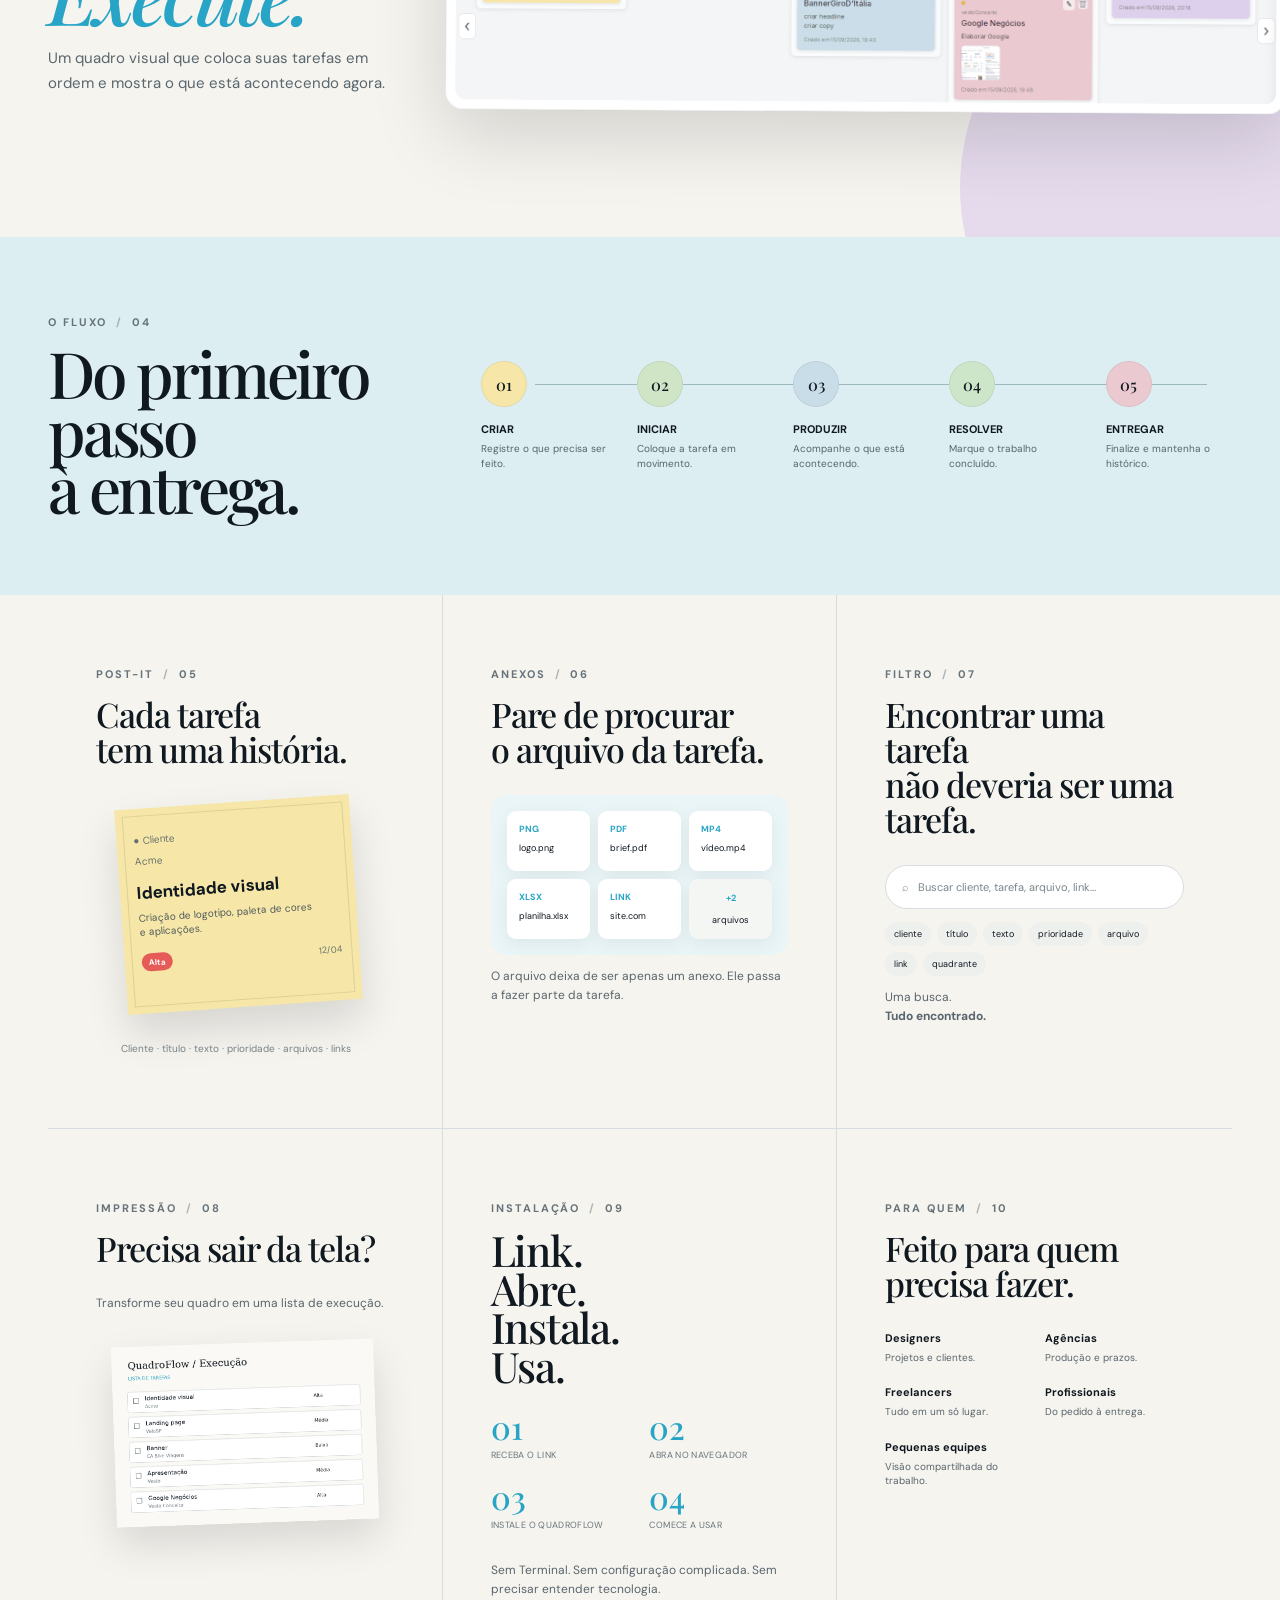
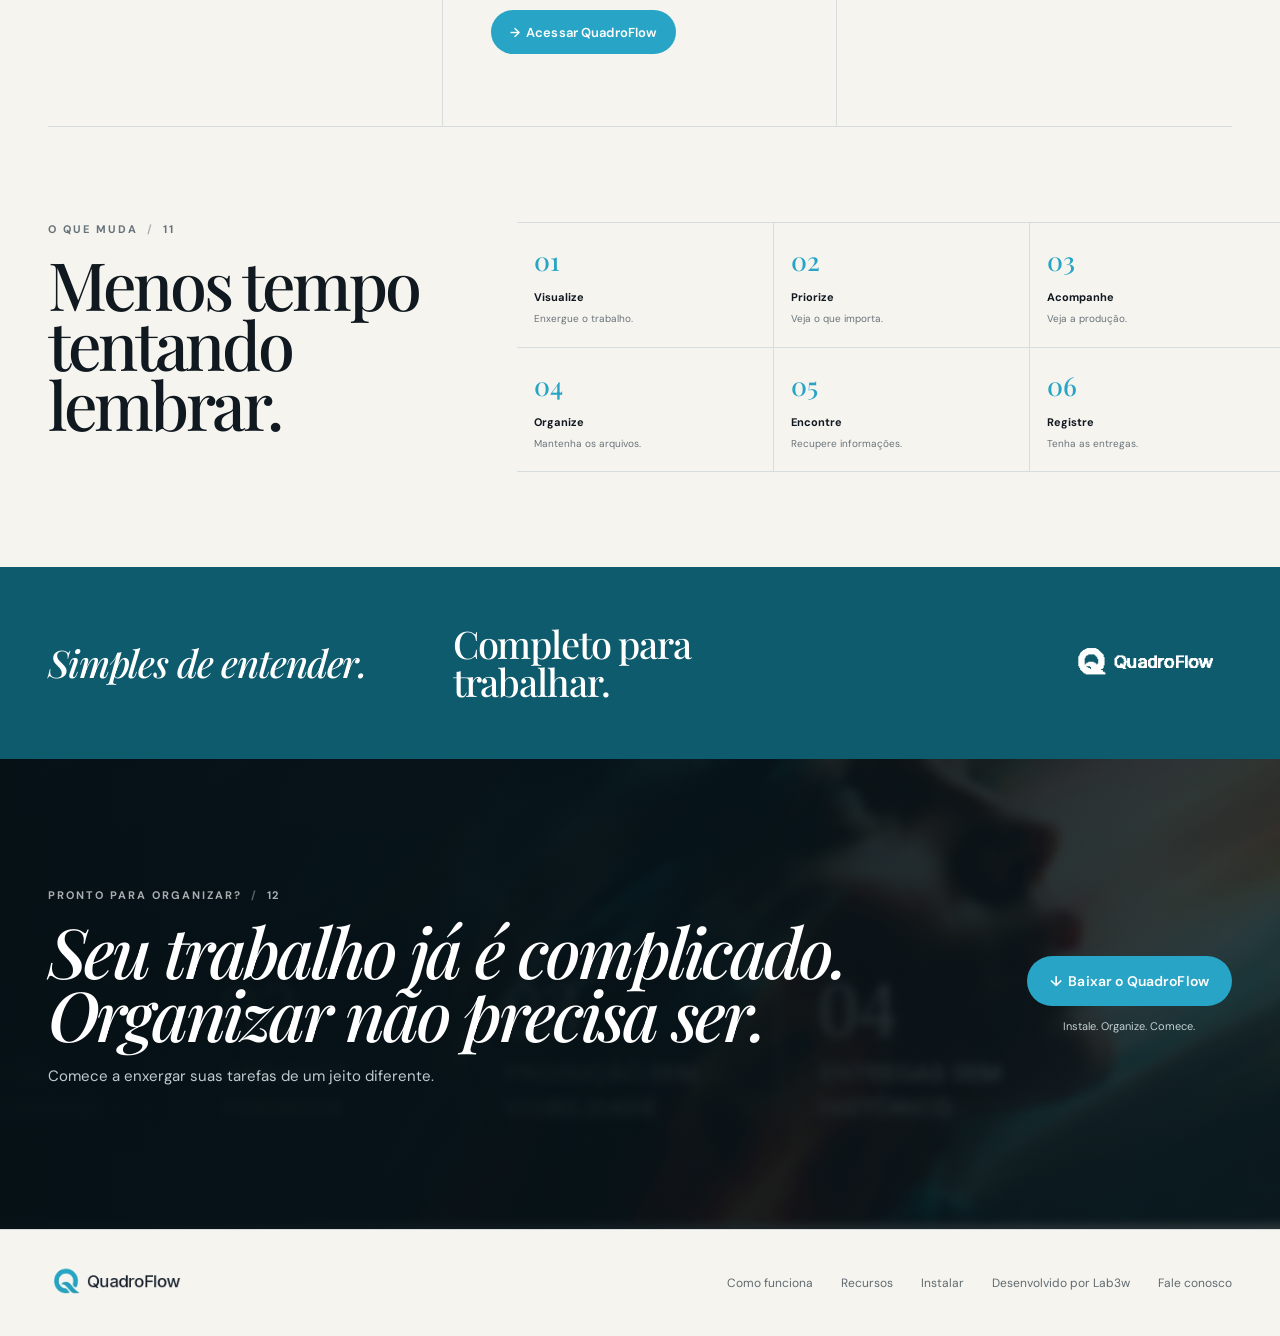
<file: website/QUADROFLOW_FINAL_COMPLETO 2/site/index.html>
<!doctype html>
<html lang="pt-BR">
<head>
<meta charset="utf-8">
<meta name="viewport" content="width=device-width,initial-scale=1">
<title>QuadroFlow — Do que precisa ser feito ao que foi entregue.</title>
<meta name="description" content="QuadroFlow: um quadro visual para organizar tarefas, acompanhar a produção e enxergar o trabalho.">
<link rel="icon" href="images/quadroflow-icon.png">
<link rel="preconnect" href="https://fonts.googleapis.com">
<link rel="preconnect" href="https://fonts.gstatic.com" crossorigin>
<link href="https://fonts.googleapis.com/css2?family=DM+Sans:wght@400;500;600;700&family=Playfair+Display:ital,wght@0,500;0,600;1,500;1,600&display=swap" rel="stylesheet">
<link rel="stylesheet" href="css/style.css">
</head>
<body class="js">
<header class="site-header">
  <div class="container nav">
    <a class="brand" href="#top" aria-label="QuadroFlow"><img src="images/quadroflow-logo-transparent.png" alt="QuadroFlow"></a>
    <nav class="navlinks" aria-label="Navegação principal">
      <a href="#como">Como funciona</a><a href="#recursos">Recursos</a><a href="#instalar">Instalar</a>
      <a class="btn btn-small" href="acesso.html">→&nbsp; Acessar QuadroFlow</a>
    </nav>
  </div>
</header>

<main id="top">
<section class="hero container">
  <div class="hero-copy">
    <div class="eyebrow">Organização visual <span>/</span> 01</div>
    <h1>Do que precisa ser <em>feito</em> ao que foi entregue.</h1>
    <p>O QuadroFlow transforma tarefas soltas em um quadro visual simples, organizado e fácil de acompanhar.</p>
    <div class="actions"><a class="btn" href="acesso.html">→&nbsp; Acessar QuadroFlow</a><a class="text-link" href="#como">Como funciona <span>→</span></a></div>
  </div>
  <div class="hero-visual">
    <img class="hero-brush" src="images/hero-brush.jpg" alt="">
    <div class="board-frame"><img src="images/quadroflow-board.png" alt="Interface do QuadroFlow com cinco quadrantes"></div>
    <div class="stat">
      <div><i class="dot yellow"></i>Tarefas <b>24</b></div><div><i class="dot green"></i>Iniciar <b>08</b></div>
      <div><i class="dot cyan"></i>Produção <b>11</b></div><div><i class="dot pink"></i>Resolvidas <b>07</b></div><div><i class="dot lilac"></i>Entregues <b>05</b></div>
    </div>
  </div>
</section>

<section class="dark-section problem">
  <img class="problem-image" src="images/problem-portrait.jpg" alt="Imagem editorial abstrata">
  <div class="container problem-grid">
    <div><div class="eyebrow light">O problema <span>/</span> 02</div><h2>Tudo parece<br>urgente.</h2><p>Quando as tarefas estão espalhadas, fica difícil saber o que realmente está acontecendo.</p></div>
    <div class="problem-stats">
      <div class="pstat"><strong>01</strong><span>Tarefas<br>espalhadas</span></div><div class="pstat"><strong>02</strong><span>Arquivos<br>perdidos</span></div>
      <div class="pstat"><strong>03</strong><span>Produção sem<br>visibilidade</span></div><div class="pstat"><strong>04</strong><span>Entregas sem<br>histórico</span></div>
    </div>
  </div>
</section>

<section class="solution" id="como">
  <div class="container solution-grid">
    <div><div class="eyebrow">A solução <span>/</span> 03</div><h2>Veja.<br>Organize.<br><em>Execute.</em></h2><p>Um quadro visual que coloca suas tarefas em ordem e mostra o que está acontecendo agora.</p></div>
    <div class="big-board"><img src="images/quadroflow-board.png" alt="Quadro real do QuadroFlow"></div>
  </div>
</section>

<section class="flow"><div class="container flow-head">
  <div><div class="eyebrow">O fluxo <span>/</span> 04</div><h2>Do primeiro passo<br>à entrega.</h2></div>
  <div class="flowline">
    <div class="step"><div class="num n1">01</div><b>CRIAR</b><small>Registre o que precisa ser feito.</small></div>
    <div class="step"><div class="num n2">02</div><b>INICIAR</b><small>Coloque a tarefa em movimento.</small></div>
    <div class="step"><div class="num n3">03</div><b>PRODUZIR</b><small>Acompanhe o que está acontecendo.</small></div>
    <div class="step"><div class="num n4">04</div><b>RESOLVER</b><small>Marque o trabalho concluído.</small></div>
    <div class="step"><div class="num n5">05</div><b>ENTREGAR</b><small>Finalize e mantenha o histórico.</small></div>
  </div>
</div></section>

<section class="features" id="recursos">
  <div class="feature-grid container">
    <article class="feature"><div class="eyebrow">Post-it <span>/</span> 05</div><h3>Cada tarefa<br>tem uma história.</h3>
      <div class="postit"><small>● Cliente<br>Acme</small><strong>Identidade visual</strong><span>Criação de logotipo, paleta de cores e aplicações.</span><b>Alta</b><time>12/04</time></div>
      <div class="feature-note">Cliente · título · texto · prioridade · arquivos · links</div>
    </article>
    <article class="feature"><div class="eyebrow">Anexos <span>/</span> 06</div><h3>Pare de procurar<br>o arquivo da tarefa.</h3>
      <div class="files-card"><div class="file"><b>PNG</b>logo.png</div><div class="file"><b>PDF</b>brief.pdf</div><div class="file"><b>MP4</b>vídeo.mp4</div><div class="file"><b>XLSX</b>planilha.xlsx</div><div class="file"><b>LINK</b>site.com</div><div class="file more"><b>+2</b>arquivos</div></div>
      <p>O arquivo deixa de ser apenas um anexo. Ele passa a fazer parte da tarefa.</p>
    </article>
    <article class="feature"><div class="eyebrow">Filtro <span>/</span> 07</div><h3>Encontrar uma tarefa<br>não deveria ser uma tarefa.</h3>
      <div class="searchbox">⌕ &nbsp; Buscar cliente, tarefa, arquivo, link...</div><div class="chips"><span>cliente</span><span>título</span><span>texto</span><span>prioridade</span><span>arquivo</span><span>link</span><span>quadrante</span></div><p>Uma busca.<br><b>Tudo encontrado.</b></p>
    </article>
  </div>
  <div class="lower container">
    <article class="feature print-feature"><div class="eyebrow">Impressão <span>/</span> 08</div><h3>Precisa sair da tela?</h3><p>Transforme seu quadro em uma lista de execução.</p><img class="print-image" src="images/print-preview.png" alt="Prévia de checklist impresso do QuadroFlow"></article>
    <article class="feature" id="instalar"><div class="eyebrow">Instalação <span>/</span> 09</div><h3 class="install-title">Link.<br>Abre.<br>Instala.<br>Usa.</h3><div class="install"><div><strong>01</strong><small>RECEBA O LINK</small></div><div><strong>02</strong><small>ABRA NO NAVEGADOR</small></div><div><strong>03</strong><small>INSTALE O QUADROFLOW</small></div><div><strong>04</strong><small>COMECE A USAR</small></div></div><p>Sem Terminal. Sem configuração complicada. Sem precisar entender tecnologia.</p><a class="btn btn-small" href="acesso.html">→&nbsp; Acessar QuadroFlow</a></article>
    <article class="feature"><div class="eyebrow">Para quem <span>/</span> 10</div><h3>Feito para quem<br>precisa fazer.</h3><div class="audiences"><div class="aud"><b>Designers</b>Projetos e clientes.</div><div class="aud"><b>Agências</b>Produção e prazos.</div><div class="aud"><b>Freelancers</b>Tudo em um só lugar.</div><div class="aud"><b>Profissionais</b>Do pedido à entrega.</div><div class="aud"><b>Pequenas equipes</b>Visão compartilhada do trabalho.</div></div></article>
  </div>
</section>

<section class="benefits"><div class="container benefit-grid"><div><div class="eyebrow">O que muda <span>/</span> 11</div><h2>Menos tempo<br>tentando lembrar.</h2></div><div class="benefit-list">
  <div><strong>01</strong><b>Visualize</b><p>Enxergue o trabalho.</p></div><div><strong>02</strong><b>Priorize</b><p>Veja o que importa.</p></div><div><strong>03</strong><b>Acompanhe</b><p>Veja a produção.</p></div><div><strong>04</strong><b>Organize</b><p>Mantenha os arquivos.</p></div><div><strong>05</strong><b>Encontre</b><p>Recupere informações.</p></div><div><strong>06</strong><b>Registre</b><p>Tenha as entregas.</p></div>
</div></div></section>

<section class="statement"><div class="container statement-grid"><h3>Simples de entender.</h3><h4>Completo para trabalhar.</h4><div class="brandline"><img src="images/quadroflow-logo-transparent.png" alt="QuadroFlow"></div></div></section>

<section class="final" id="baixar"><img class="final-texture" src="images/final-texture.jpg" alt=""><div class="container final-inner"><div><div class="eyebrow light">Pronto para organizar? <span>/</span> 12</div><h2>Seu trabalho já é complicado.<br>Organizar não precisa ser.</h2><p>Comece a enxergar suas tarefas de um jeito diferente.</p></div><div><a class="btn" id="downloadBtn" href="#">↓&nbsp; Baixar o QuadroFlow</a><div class="final-note">Instale. Organize. Comece.</div></div></div></section>

<div class="mobile-cta"><a class="btn" href="acesso.html">↓&nbsp; Baixar o QuadroFlow</a></div>
</main>
<footer class="footer"><div class="container footer-inner"><img src="images/quadroflow-logo-transparent.png" alt="QuadroFlow"><div class="footer-links"><a href="#como">Como funciona</a><a href="#recursos">Recursos</a><a href="#instalar">Instalar</a><span>Desenvolvido por Lab3w</span><span>Fale conosco</span></div></div></footer>
<script src="js/landing.js" defer></script>
</body>
</html>
</file>
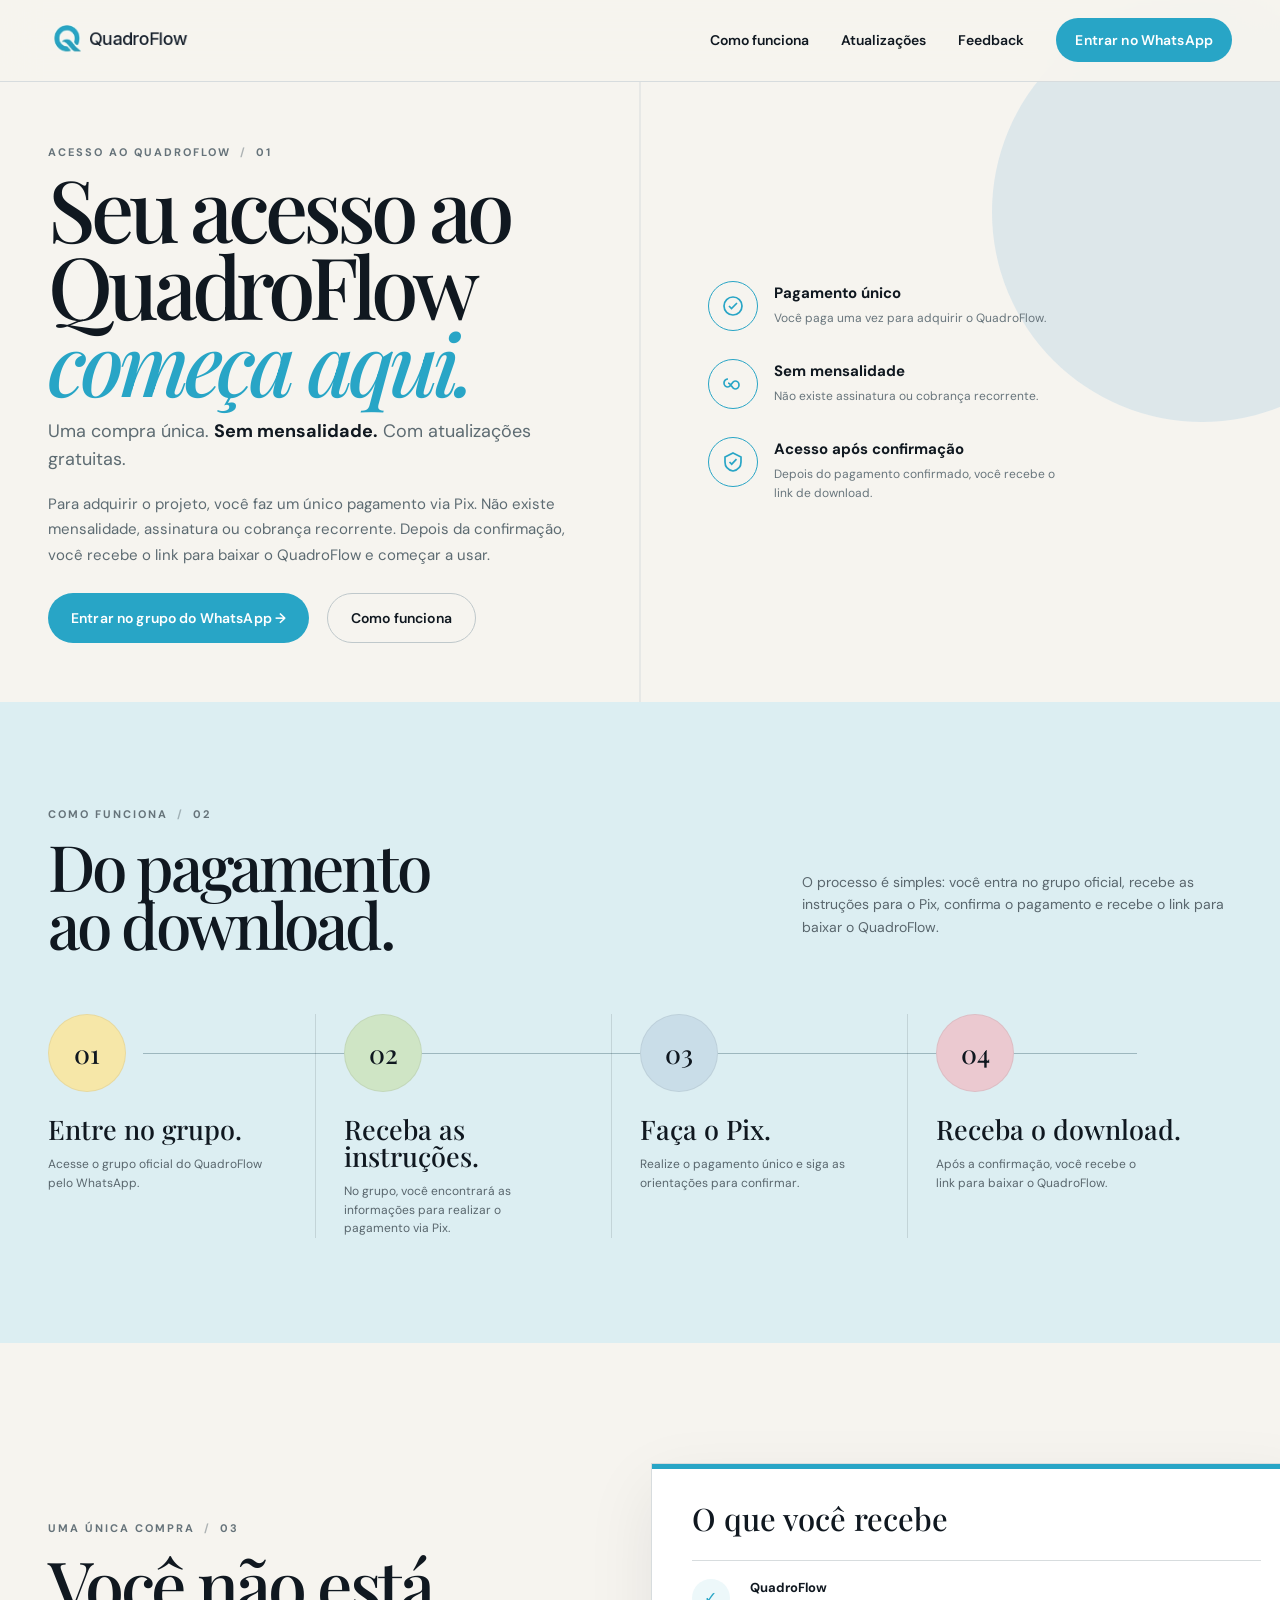
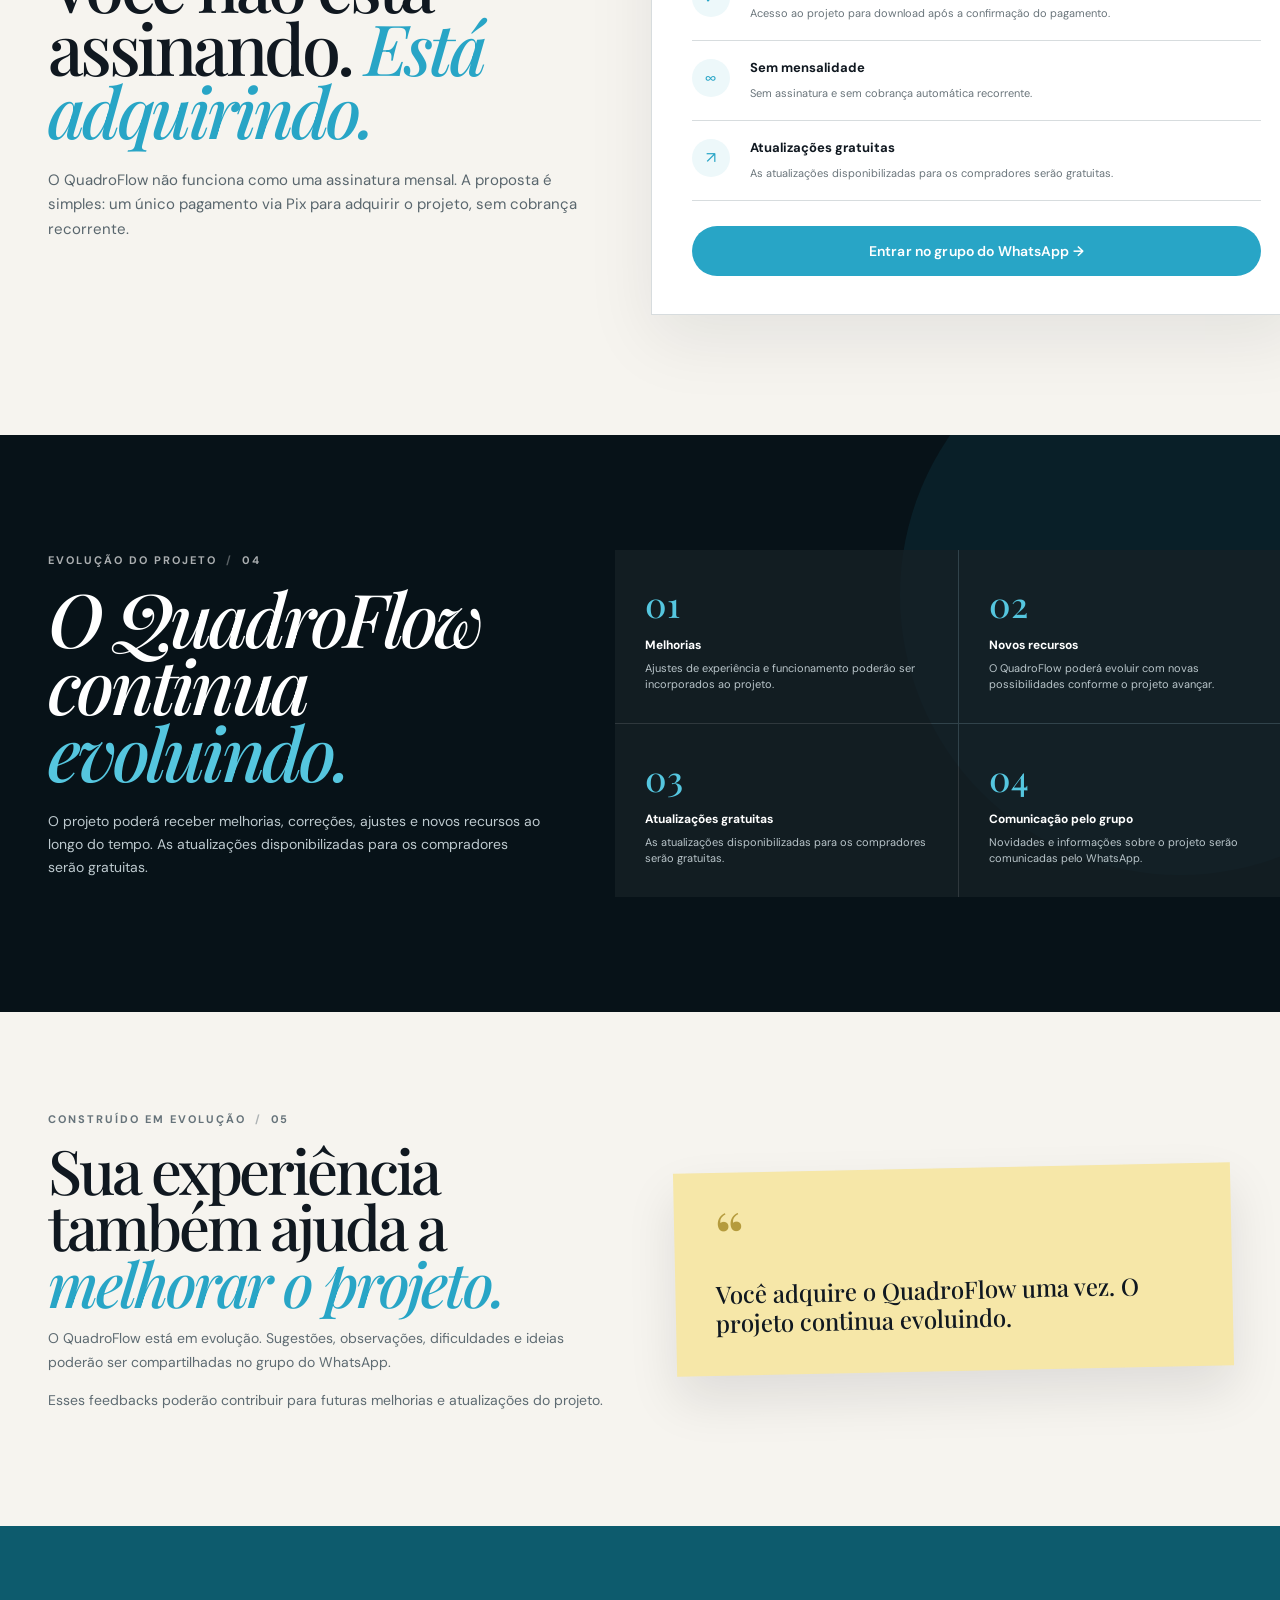
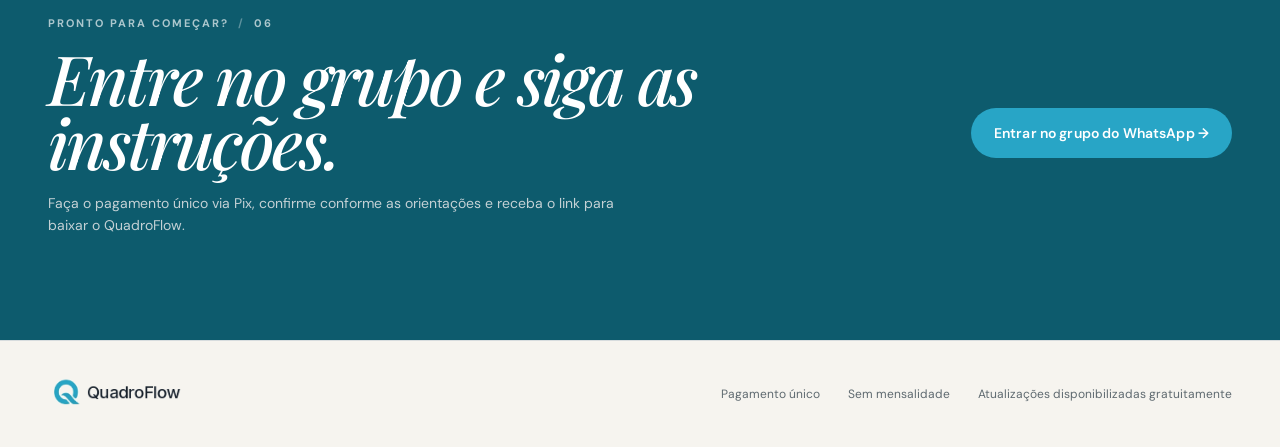
<file: acesso.html>
<!doctype html><html lang="pt-BR"><head><meta charset="utf-8"><meta name="viewport" content="width=device-width,initial-scale=1"><title>QuadroFlow — Seu acesso começa aqui</title><meta name="description" content="Adquira o QuadroFlow com pagamento único, sem mensalidade, e acompanhe as atualizações disponibilizadas para os compradores."><link rel="icon" href="images/quadroflow-icon.png">
<link rel="apple-touch-icon" href="images/quadroflow-icon-180.png"><link rel="preconnect" href="https://fonts.googleapis.com"><link rel="preconnect" href="https://fonts.gstatic.com" crossorigin><link href="https://fonts.googleapis.com/css2?family=DM+Sans:wght@400;500;600;700&family=Playfair+Display:ital,wght@0,500;0,600;1,500;1,600&display=swap" rel="stylesheet"><link rel="stylesheet" href="css/style.css"></head><body>
<header class="site-header"><div class="container nav"><a class="brand" href="index.html"><img src="images/quadroflow-logo-transparent.png" alt="QuadroFlow"></a><nav class="navlinks"><a href="#como-funciona">Como funciona</a><a href="#atualizacoes">Atualizações</a><a href="#feedback">Feedback</a><a class="btn btn-small" href="#whatsapp">Entrar no WhatsApp</a></nav></div></header>
<main>
<section class="container hero-access"><div class="hero-copy"><div class="eyebrow">Acesso ao QuadroFlow <span>/</span> 01</div><h1>Seu acesso ao QuadroFlow <em>começa aqui.</em></h1><p class="lead">Uma compra única. <strong>Sem mensalidade.</strong> Com atualizações gratuitas.</p><p>Para adquirir o projeto, você faz um único pagamento via Pix. Não existe mensalidade, assinatura ou cobrança recorrente. Depois da confirmação, você recebe o link para baixar o QuadroFlow e começar a usar.</p><div class="hero-actions"><a class="btn" id="whatsapp" href="#whatsapp-link" target="_blank" rel="noopener">Entrar no grupo do WhatsApp →</a><a class="btn btn-outline" href="#como-funciona">Como funciona</a></div></div><aside class="hero-side"><div class="promise"><div class="icon"><svg viewBox="0 0 24 24" fill="none" stroke="currentColor" stroke-width="1.7"><circle cx="12" cy="12" r="9"/><path d="m8 12 2.5 2.5L16 9"/></svg></div><div><b>Pagamento único</b><p>Você paga uma vez para adquirir o QuadroFlow.</p></div></div><div class="promise"><div class="icon"><svg viewBox="0 0 24 24" fill="none" stroke="currentColor" stroke-width="1.7"><path d="M7 7c-2.2 0-4 1.8-4 4s1.8 4 4 4c3 0 4-6 7-6 2.2 0 4 1.8 4 4s-1.8 4-4 4c-3 0-4-6-7-6"/></svg></div><div><b>Sem mensalidade</b><p>Não existe assinatura ou cobrança recorrente.</p></div></div><div class="promise"><div class="icon"><svg viewBox="0 0 24 24" fill="none" stroke="currentColor" stroke-width="1.7"><path d="M12 3 20 7v5c0 5-3.3 8-8 9-4.7-1-8-4-8-9V7l8-4Z"/><path d="m8.5 12 2.2 2.2 4.8-5"/></svg></div><div><b>Acesso após confirmação</b><p>Depois do pagamento confirmado, você recebe o link de download.</p></div></div></aside></section>
<section class="process" id="como-funciona"><div class="container"><div class="process-head"><div><div class="eyebrow">Como funciona <span>/</span> 02</div><h2>Do pagamento<br>ao download.</h2></div><p class="process-intro">O processo é simples: você entra no grupo oficial, recebe as instruções para o Pix, confirma o pagamento e recebe o link para baixar o QuadroFlow.</p></div><div class="process-grid"><article class="process-card"><div class="process-num c1">01</div><h3>Entre no grupo.</h3><p>Acesse o grupo oficial do QuadroFlow pelo WhatsApp.</p></article><article class="process-card"><div class="process-num c2">02</div><h3>Receba as instruções.</h3><p>No grupo, você encontrará as informações para realizar o pagamento via Pix.</p></article><article class="process-card"><div class="process-num c3">03</div><h3>Faça o Pix.</h3><p>Realize o pagamento único e siga as orientações para confirmar.</p></article><article class="process-card"><div class="process-num c4">04</div><h3>Receba o download.</h3><p>Após a confirmação, você recebe o link para baixar o QuadroFlow.</p></article></div></div></section>
<section class="purchase"><div class="container purchase-grid"><div><div class="eyebrow">Uma única compra <span>/</span> 03</div><h2>Você não está assinando. <em>Está adquirindo.</em></h2><p>O QuadroFlow não funciona como uma assinatura mensal. A proposta é simples: um único pagamento via Pix para adquirir o projeto, sem cobrança recorrente.</p></div><div class="purchase-card"><h3>O que você recebe</h3><div class="purchase-row"><div class="mini-icon">✓</div><div><b>QuadroFlow</b><span>Acesso ao projeto para download após a confirmação do pagamento.</span></div></div><div class="purchase-row"><div class="mini-icon">∞</div><div><b>Sem mensalidade</b><span>Sem assinatura e sem cobrança automática recorrente.</span></div></div><div class="purchase-row"><div class="mini-icon">↗</div><div><b>Atualizações gratuitas</b><span>As atualizações disponibilizadas para os compradores serão gratuitas.</span></div></div><a class="btn" href="https://chat.whatsapp.com/IQ6GzFLFhW93uUXURscasL">Entrar no grupo do WhatsApp →</a></div></div></section>
<section class="updates" id="atualizacoes"><div class="container updates-grid"><div><div class="eyebrow light">Evolução do projeto <span>/</span> 04</div><h2>O QuadroFlow continua <em>evoluindo.</em></h2><p class="updates-intro">O projeto poderá receber melhorias, correções, ajustes e novos recursos ao longo do tempo. As atualizações disponibilizadas para os compradores serão gratuitas.</p></div><div class="update-points"><div class="update-point"><strong>01</strong><b>Melhorias</b><p>Ajustes de experiência e funcionamento poderão ser incorporados ao projeto.</p></div><div class="update-point"><strong>02</strong><b>Novos recursos</b><p>O QuadroFlow poderá evoluir com novas possibilidades conforme o projeto avançar.</p></div><div class="update-point"><strong>03</strong><b>Atualizações gratuitas</b><p>As atualizações disponibilizadas para os compradores serão gratuitas.</p></div><div class="update-point"><strong>04</strong><b>Comunicação pelo grupo</b><p>Novidades e informações sobre o projeto serão comunicadas pelo WhatsApp.</p></div></div></div></section>
<section class="feedback" id="feedback"><div class="container feedback-grid"><div><div class="eyebrow">Construído em evolução <span>/</span> 05</div><h2>Sua experiência também ajuda a <em>melhorar o projeto.</em></h2><p>O QuadroFlow está em evolução. Sugestões, observações, dificuldades e ideias poderão ser compartilhadas no grupo do WhatsApp.</p><p>Esses feedbacks poderão contribuir para futuras melhorias e atualizações do projeto.</p></div><div class="quote-card"><div class="qmark">“</div><p>Você adquire o QuadroFlow uma vez. O projeto continua evoluindo.</p></div></div></section>
<section class="final-cta" id="entrar"><div class="container final-cta-grid"><div><div class="eyebrow light">Pronto para começar? <span>/</span> 06</div><h2>Entre no grupo e siga as instruções.</h2><p>Faça o pagamento único via Pix, confirme conforme as orientações e receba o link para baixar o QuadroFlow.</p></div><a class="btn" href="#whatsapp-link" target="_blank" rel="noopener">Entrar no grupo do WhatsApp →</a></div></section>
</main><footer class="footer"><div class="container footer-inner"><img src="images/quadroflow-logo-transparent.png" alt="QuadroFlow"><div class="footer-links"><span>Pagamento único</span><span>Sem mensalidade</span><span>Atualizações disponibilizadas gratuitamente</span></div></div></footer><script src="js/access-download.js" defer></script></body></html>
</file>
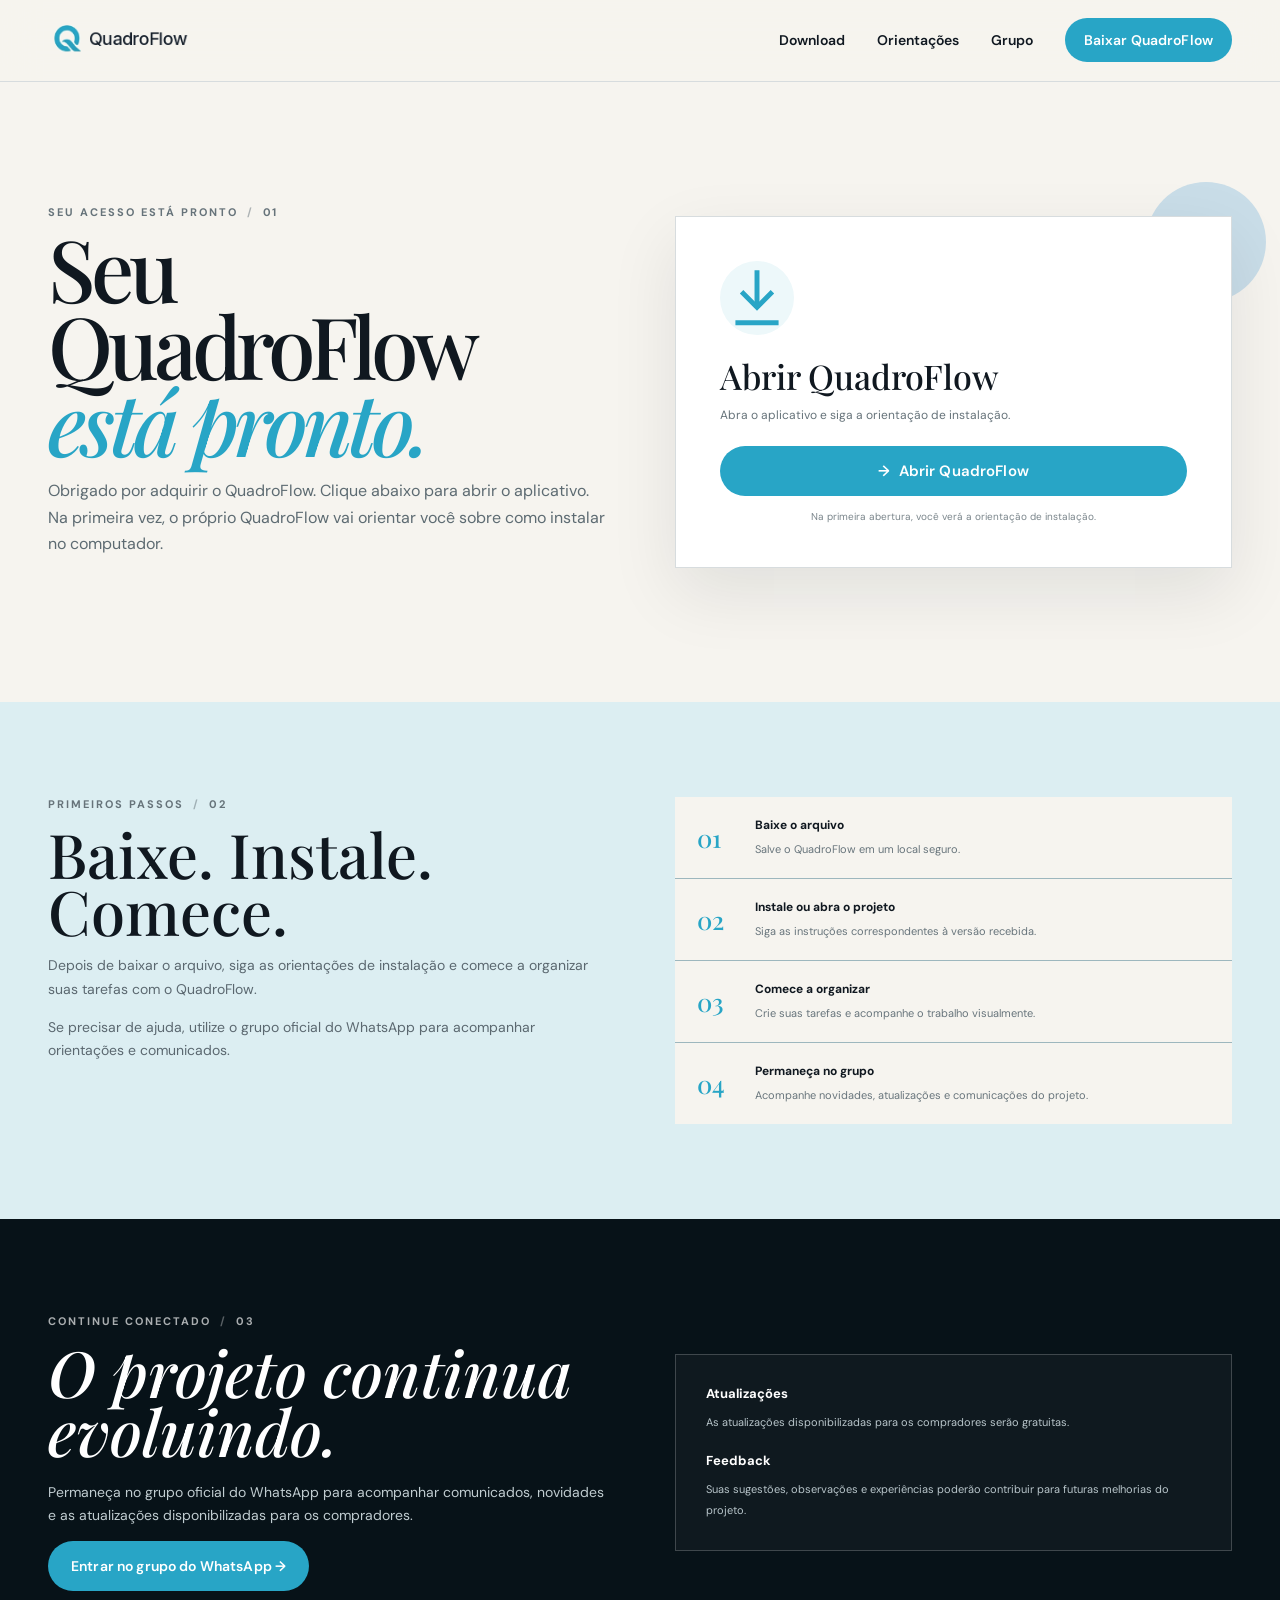
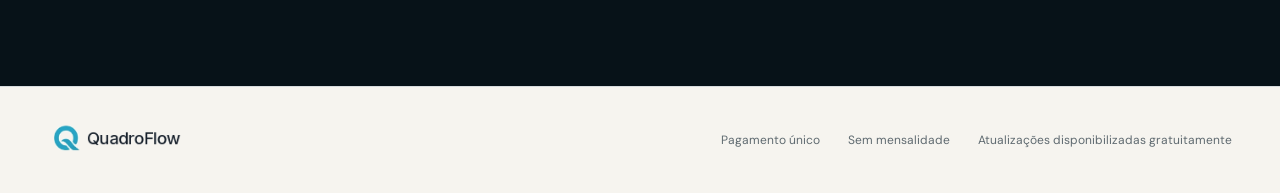
<file: download.html>
<!doctype html><html lang="pt-BR"><head><meta charset="utf-8"><meta name="viewport" content="width=device-width,initial-scale=1"><title>QuadroFlow — Seu QuadroFlow está pronto</title><meta name="description" content="Abra o QuadroFlow e instale o aplicativo no seu computador."><link rel="icon" href="images/quadroflow-icon.png">
<link rel="apple-touch-icon" href="images/quadroflow-icon-180.png"><link rel="preconnect" href="https://fonts.googleapis.com"><link rel="preconnect" href="https://fonts.gstatic.com" crossorigin><link href="https://fonts.googleapis.com/css2?family=DM+Sans:wght@400;500;600;700&family=Playfair+Display:ital,wght@0,500;0,600;1,500;1,600&display=swap" rel="stylesheet"><link rel="stylesheet" href="css/style.css"></head><body>
<header class="site-header"><div class="container nav"><a class="brand" href="index.html"><img src="images/quadroflow-logo-transparent.png" alt="QuadroFlow"></a><nav class="navlinks"><a href="#baixar">Download</a><a href="#orientacoes">Orientações</a><a href="#grupo">Grupo</a><a class="btn btn-small" href="#baixar">Baixar QuadroFlow</a></nav></div></header>
<main>
<section class="container download-hero" id="baixar"><div><div class="eyebrow">Seu acesso está pronto <span>/</span> 01</div><h1>Seu QuadroFlow <em>está pronto.</em></h1><p>Obrigado por adquirir o QuadroFlow. Clique abaixo para abrir o aplicativo. Na primeira vez, o próprio QuadroFlow vai orientar você sobre como instalar no computador.</p></div><div class="download-card"><div class="download-icon"><svg viewBox="0 0 24 24" fill="none" stroke="currentColor" stroke-width="1.6"><path d="M12 3v12"/><path d="m7 10 5 5 5-5"/><path d="M5 20h14"/></svg></div><h2>Abrir QuadroFlow</h2><p>Abra o aplicativo e siga a orientação de instalação.</p><a class="btn" data-download="#" href="#">→&nbsp; Abrir QuadroFlow</a><div class="download-note">Na primeira abertura, você verá a orientação de instalação.</div></div></section>
<section class="download-info" id="orientacoes"><div class="container download-info-grid"><div><div class="eyebrow">Primeiros passos <span>/</span> 02</div><h2>Baixe. Instale. Comece.</h2><p>Depois de baixar o arquivo, siga as orientações de instalação e comece a organizar suas tarefas com o QuadroFlow.</p><p>Se precisar de ajuda, utilize o grupo oficial do WhatsApp para acompanhar orientações e comunicados.</p></div><div class="checklist"><div class="check"><div class="check-num">01</div><div><b>Baixe o arquivo</b><span>Salve o QuadroFlow em um local seguro.</span></div></div><div class="check"><div class="check-num">02</div><div><b>Instale ou abra o projeto</b><span>Siga as instruções correspondentes à versão recebida.</span></div></div><div class="check"><div class="check-num">03</div><div><b>Comece a organizar</b><span>Crie suas tarefas e acompanhe o trabalho visualmente.</span></div></div><div class="check"><div class="check-num">04</div><div><b>Permaneça no grupo</b><span>Acompanhe novidades, atualizações e comunicações do projeto.</span></div></div></div></div></section>
<section class="download-dark" id="grupo"><div class="container download-dark-grid"><div><div class="eyebrow light">Continue conectado <span>/</span> 03</div><h2>O projeto continua evoluindo.</h2><p>Permaneça no grupo oficial do WhatsApp para acompanhar comunicados, novidades e as atualizações disponibilizadas para os compradores.</p><a class="btn" href="#whatsapp-link" target="_blank" rel="noopener">Entrar no grupo do WhatsApp →</a></div><div class="support-card"><b>Atualizações</b><span>As atualizações disponibilizadas para os compradores serão gratuitas.</span><br><br><b>Feedback</b><span>Suas sugestões, observações e experiências poderão contribuir para futuras melhorias do projeto.</span></div></div></section>
</main><footer class="footer"><div class="container footer-inner"><img src="images/quadroflow-logo-transparent.png" alt="QuadroFlow"><div class="footer-links"><span>Pagamento único</span><span>Sem mensalidade</span><span>Atualizações disponibilizadas gratuitamente</span></div></div></footer><div class="mobile-cta"><a class="btn" data-download="#" href="#">→&nbsp; Abrir QuadroFlow</a></div><script src="js/access-download.js" defer></script></body></html>
</file>
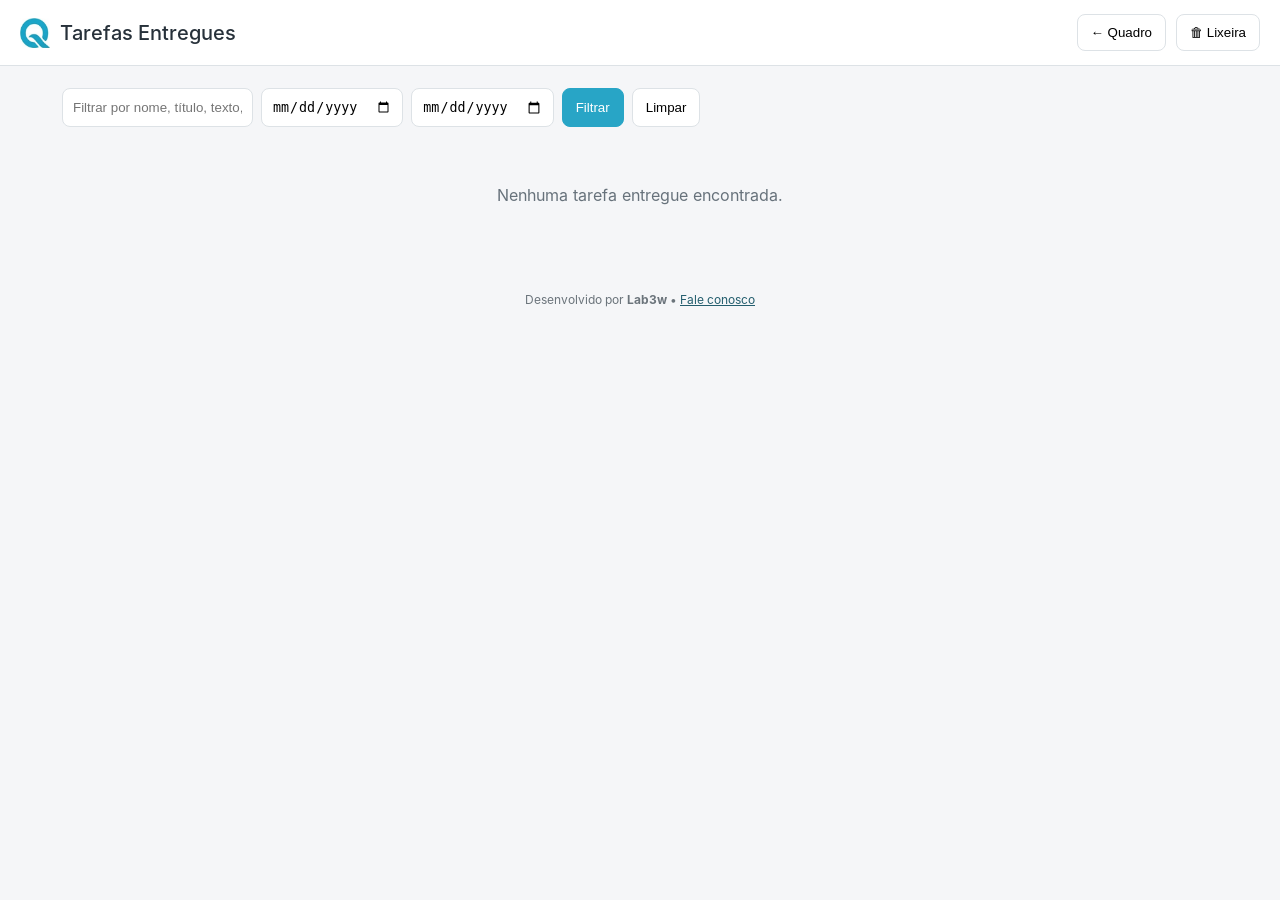
<file: pwa/entregues.html>
<!doctype html><html lang="pt-BR"><head><meta charset="utf-8"><meta name="viewport" content="width=device-width,initial-scale=1"><link rel="manifest" href="manifest.json">
<meta name="theme-color" content="#28A5C6">
<link rel="icon" href="favicon.ico">
<link rel="apple-touch-icon" href="apple-touch-icon.png">
<title>QuadroFlow — Tarefas Entregues</title><style>
:root{--bg:#f5f6f8;--line:#dde2e6;--text:#27313a;--brand:#28A5C6;--lilac:#DCCFED}*{box-sizing:border-box}body{margin:0;background:var(--bg);color:var(--text);font-family:Inter,Arial,sans-serif}.top{background:#fff;border-bottom:1px solid var(--line);padding:14px 20px;display:flex;align-items:center;gap:10px;position:sticky;top:0}.top img{width:30px;height:30px}.top h1{font-size:20px;margin:0;font-weight:500}.wrap{padding:22px;max-width:1200px;margin:auto}.bar{display:flex;gap:8px;flex-wrap:wrap;margin-bottom:18px}.bar input,.bar select{padding:10px;border:1px solid var(--line);border-radius:8px;background:#fff}.btn{padding:10px 13px;border:1px solid var(--line);border-radius:8px;background:#fff;cursor:pointer}.btn.primary{background:var(--brand);color:#fff;border-color:var(--brand)}.grid{display:grid;grid-template-columns:repeat(auto-fit,minmax(280px,1fr));gap:14px}.card{background:var(--lilac);border-radius:12px;padding:16px;min-height:170px}.card h3{margin:0 35px 8px 0;font-size:17px}.card p{margin:0 0 12px;line-height:1.45}.meta{font-size:12px;color:#58636c;margin-top:4px}.actions{margin-top:12px;display:flex;gap:8px}.empty{padding:40px;text-align:center;color:#67727b}.foot{text-align:center;padding:25px;font-size:12px;color:#6b747b}a{color:#245e6e}
@font-face{font-family:'Inter';src:url('./fonts/Inter-Regular.otf') format('opentype');font-weight:400;font-style:normal;font-display:swap}@font-face{font-family:'Inter';src:url('./fonts/Inter-Medium.otf') format('opentype');font-weight:500;font-style:normal;font-display:swap}@font-face{font-family:'Inter';src:url('./fonts/Inter-SemiBold.otf') format('opentype');font-weight:600;font-style:normal;font-display:swap}@font-face{font-family:'Inter';src:url('./fonts/Inter-Bold.otf') format('opentype');font-weight:700;font-style:normal;font-display:swap}</style></head><body><header class="top"><img src="logo-quadroflow.png"><h1>Tarefas Entregues</h1><span style="flex:1"></span><button class="btn" onclick="location.href='QuadroFlow.html'">← Quadro</button><button class="btn" onclick="location.href='lixeira.html'">🗑 Lixeira</button></header><main class="wrap"><div class="bar"><input id="q" placeholder="Filtrar por nome, título, texto, cliente, prioridade, URL, arquivo..."><input id="from" type="date"><input id="to" type="date"><button class="btn primary" id="filter">Filtrar</button><button class="btn" id="clear">Limpar</button></div><div id="grid" class="grid"></div></main><footer class="foot">Desenvolvido por <strong>Lab3w</strong> • <a href="https://wa.me/5511990054049?text=seja%20bem-vindo%20como%20posso%20ajuda-lo%3F" target="_blank">Fale conosco</a></footer><script src="qf-storage.js"></script>
<script>
const A='quadrowflow-delivered-v1',T='quadrowflow-trash-v1';let archive=[],trash=[];async function initStorage(){try{const d=await QFStorage.getData();if(Array.isArray(d.archive)||Array.isArray(d.trash)){archive=Array.isArray(d.archive)?d.archive:[];trash=Array.isArray(d.trash)?d.trash:[];return true}}catch(e){}try{archive=JSON.parse(localStorage.getItem(A)||'[]');trash=JSON.parse(localStorage.getItem(T)||'[]')}catch(e){}return false}
const esc=s=>String(s??'').replace(/[&<>"']/g,m=>({'&':'&amp;','<':'&lt;','>':'&gt;','"':'&quot;',"'":'&#039;'}[m]));const dt=v=>{const d=new Date(v);return d.toLocaleDateString('pt-BR')+', '+d.toLocaleTimeString('pt-BR',{hour:'2-digit',minute:'2-digit'})};
function matches(n){const q=(document.getElementById('q').value||'').trim().toLowerCase(),f=document.getElementById('from').value,t=document.getElementById('to').value;const hay=[n.title,n.text,n.client,n.priority,(n.urls||[]).join(' '),(n.attachments||[]).map(x=>x.name).join(' ')].filter(Boolean).join(' ').toLowerCase();const d=new Date(n.archivedAt||n.deliveredAt||n.createdAt).toISOString().slice(0,10);return(!q||hay.includes(q))&&(!f||d>=f)&&(!t||d<=t)}
async function save(){try{await QFStorage.saveData({state:JSON.parse(localStorage.getItem('quadrowflow-v7')||'[]'),archive,trash})}catch(e){localStorage.setItem(A,JSON.stringify(archive));localStorage.setItem(T,JSON.stringify(trash))}}
function render(){const g=document.getElementById('grid'),list=archive.filter(matches).slice().reverse();if(!list.length){g.innerHTML='<div class="empty">Nenhuma tarefa entregue encontrada.</div>';return}g.innerHTML=list.map(n=>`<article class="card"><h3>${esc(n.title)}</h3><p>${esc(n.text)}</p>${n.client?`<div class="meta">Cliente: ${esc(n.client)}</div>`:''}<div class="meta">Prioridade: ${esc(n.priority||'Média')}</div><div class="meta">Entregue/arquivada em ${dt(n.archivedAt||n.deliveredAt)}</div><div class="meta">Criada em ${dt(n.createdAt)}</div><div class="actions"><button class="btn" data-view="${esc(n.id)}">Ver detalhes</button><button class="btn" data-trash="${esc(n.id)}">🗑 Enviar para a lixeira</button></div></article>`).join('');g.querySelectorAll('[data-view]').forEach(b=>b.onclick=()=>{const n=archive.find(x=>x.id===b.dataset.view);showDetail(n)});g.querySelectorAll('[data-trash]').forEach(b=>b.onclick=()=>trashItem(b.dataset.trash))}
async function showDetail(n){if(!n)return;const urls=(n.urls||[]).map(u=>u).filter(Boolean);const fileUrls=[];for(const x of (n.attachments||[])){try{const u=await QFStorage.objectUrl(x);fileUrls.push({name:x.name||'Arquivo',url:u})}catch(_){fileUrls.push({name:x.name||'Arquivo',url:''})}}const fileText=fileUrls.filter(x=>x.url).map(x=>`${x.name}: ${x.url}`).join('\n');alert(`Título: ${n.title}\n\n${n.text}\n\nCliente: ${n.client||'-'}\nCriado: ${dt(n.createdAt)}\nArquivado: ${dt(n.archivedAt||n.deliveredAt)}${urls.length?'\n\nURLs: '+urls.join(', '):''}${fileUrls.length?'\n\nArquivos: '+fileUrls.map(x=>x.name).join(', '):''}${fileText?'\n\nPré-visualização técnica disponível no navegador.':''}`)}
function trashItem(id){const i=archive.findIndex(n=>n.id===id);if(i<0)return;if(!confirm('Enviar esta tarefa para a lixeira?'))return;const n=archive.splice(i,1)[0];trash.push({...n,trashAt:new Date().toISOString(),fromColumnTitle:'Tarefa entregue'});save().then(render)}
document.getElementById('filter').onclick=render;document.getElementById('clear').onclick=()=>{q.value='';from.value='';to.value='';render()};initStorage().then(render);
</script><script>
if('serviceWorker' in navigator && (location.protocol==='https:' || location.hostname==='localhost' || location.hostname==='127.0.0.1')){window.addEventListener('load',()=>navigator.serviceWorker.register('./service-worker.js',{scope:'./'}).catch(console.warn));}
</script>
</body></html>
</file>
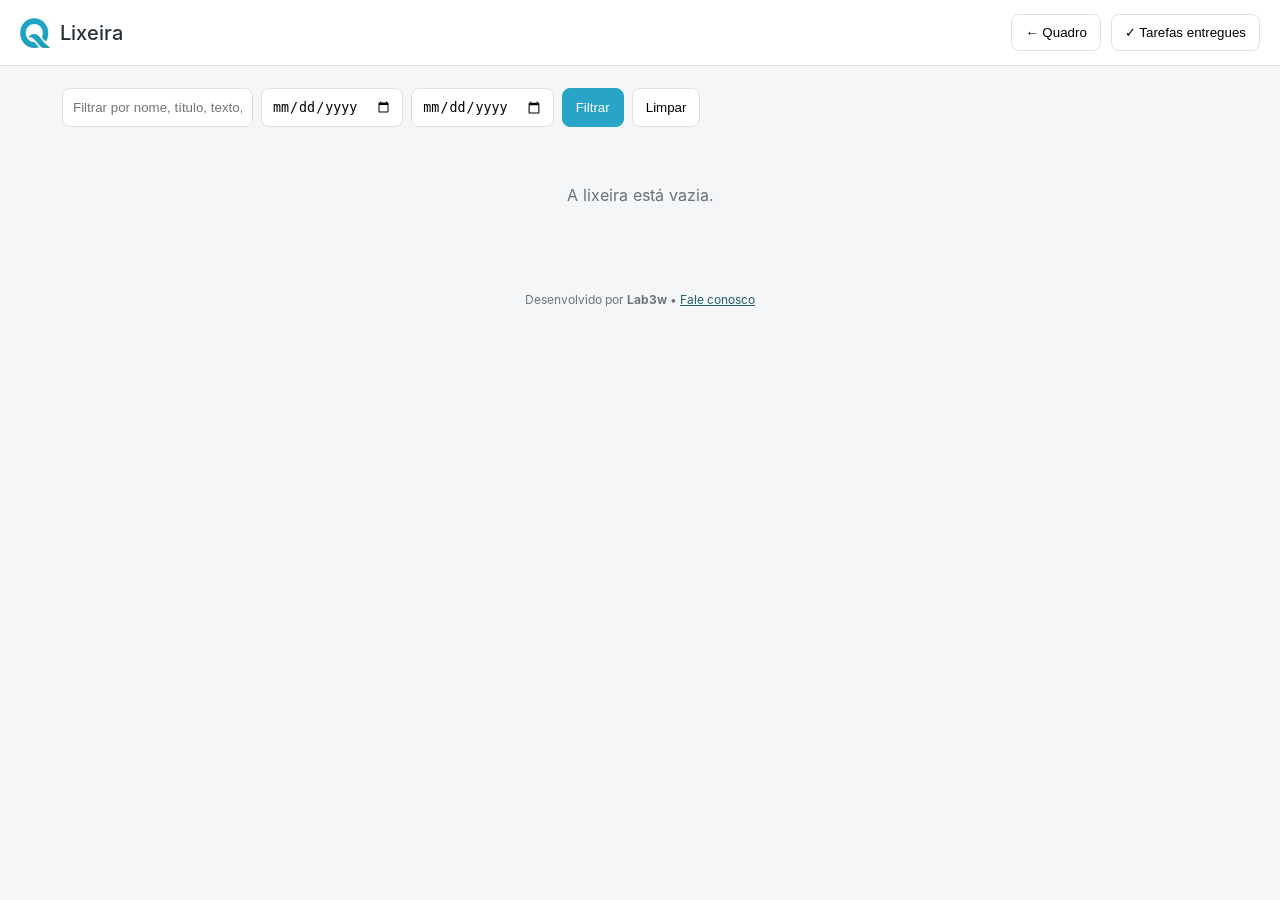
<file: pwa/lixeira.html>
<!doctype html><html lang="pt-BR"><head><meta charset="utf-8"><meta name="viewport" content="width=device-width,initial-scale=1"><link rel="manifest" href="manifest.json">
<meta name="theme-color" content="#28A5C6">
<link rel="icon" href="favicon.ico">
<link rel="apple-touch-icon" href="apple-touch-icon.png">
<title>QuadroFlow — Lixeira</title><style>
:root{--bg:#f5f6f8;--line:#dde2e6;--text:#27313a;--brand:#28A5C6}*{box-sizing:border-box}body{margin:0;background:var(--bg);color:var(--text);font-family:Inter,Arial,sans-serif}.top{background:#fff;border-bottom:1px solid var(--line);padding:14px 20px;display:flex;align-items:center;gap:10px;position:sticky;top:0}.top img{width:30px;height:30px}.top h1{font-size:20px;margin:0;font-weight:500}.wrap{padding:22px;max-width:1200px;margin:auto}.bar{display:flex;gap:8px;flex-wrap:wrap;margin-bottom:18px}.bar input{padding:10px;border:1px solid var(--line);border-radius:8px}.btn{padding:10px 13px;border:1px solid var(--line);border-radius:8px;background:#fff;cursor:pointer}.btn.primary{background:var(--brand);color:#fff;border-color:var(--brand)}.btn.danger{background:#f4d2d2;border-color:#e4a2a2}.grid{display:grid;grid-template-columns:repeat(auto-fit,minmax(280px,1fr));gap:14px}.card{background:#fff;border:1px solid var(--line);border-radius:12px;padding:16px}.card h3{margin:0 35px 8px 0;font-size:17px}.card p{margin:0 0 12px;line-height:1.45}.meta{font-size:12px;color:#58636c}.actions{margin-top:12px;display:flex;gap:8px;flex-wrap:wrap}.empty{padding:40px;text-align:center;color:#67727b}.foot{text-align:center;padding:25px;font-size:12px;color:#6b747b}a{color:#245e6e}
@font-face{font-family:'Inter';src:url('./fonts/Inter-Regular.otf') format('opentype');font-weight:400;font-style:normal;font-display:swap}@font-face{font-family:'Inter';src:url('./fonts/Inter-Medium.otf') format('opentype');font-weight:500;font-style:normal;font-display:swap}@font-face{font-family:'Inter';src:url('./fonts/Inter-SemiBold.otf') format('opentype');font-weight:600;font-style:normal;font-display:swap}@font-face{font-family:'Inter';src:url('./fonts/Inter-Bold.otf') format('opentype');font-weight:700;font-style:normal;font-display:swap}</style></head><body><header class="top"><img src="logo-quadroflow.png"><h1>Lixeira</h1><span style="flex:1"></span><button class="btn" onclick="location.href='QuadroFlow.html'">← Quadro</button><button class="btn" onclick="location.href='entregues.html'">✓ Tarefas entregues</button></header><main class="wrap"><div class="bar"><input id="q" placeholder="Filtrar por nome, título, texto, cliente, prioridade, URL, arquivo..."><input id="from" type="date"><input id="to" type="date"><button class="btn primary" id="filter">Filtrar</button><button class="btn" id="clear">Limpar</button></div><div id="grid" class="grid"></div></main><footer class="foot">Desenvolvido por <strong>Lab3w</strong> • <a href="https://wa.me/5511990054049?text=seja%20bem-vindo%20como%20posso%20ajuda-lo%3F" target="_blank">Fale conosco</a></footer><script src="qf-storage.js"></script>
<script>
const K='quadrowflow-v7',T='quadrowflow-trash-v1',A='quadrowflow-delivered-v1';let state=[],trash=[];async function initStorage(){try{const d=await QFStorage.getData();if(Array.isArray(d.state)||Array.isArray(d.trash)){state=Array.isArray(d.state)?d.state:[];trash=Array.isArray(d.trash)?d.trash:[];return true}}catch(e){}try{state=JSON.parse(localStorage.getItem(K)||'[]');trash=JSON.parse(localStorage.getItem(T)||'[]')}catch(e){}return false}
const esc=s=>String(s??'').replace(/[&<>"']/g,m=>({'&':'&amp;','<':'&lt;','>':'&gt;','"':'&quot;',"'":'&#039;'}[m]));const dt=v=>{const d=new Date(v);return d.toLocaleDateString('pt-BR')+', '+d.toLocaleTimeString('pt-BR',{hour:'2-digit',minute:'2-digit'})};
async function save(){try{await QFStorage.saveData({state,archive:JSON.parse(localStorage.getItem(A)||'[]'),trash})}catch(e){localStorage.setItem(K,JSON.stringify(state));localStorage.setItem(T,JSON.stringify(trash));localStorage.setItem(A,localStorage.getItem(A)||'[]')}}
function matches(n){const q=(document.getElementById('q').value||'').trim().toLowerCase(),f=document.getElementById('from').value,t=document.getElementById('to').value;const hay=[n.title,n.text,n.client,n.priority,(n.urls||[]).join(' '),(n.attachments||[]).map(x=>x.name).join(' ')].filter(Boolean).join(' ').toLowerCase();const d=new Date(n.trashAt||n.createdAt).toISOString().slice(0,10);return(!q||hay.includes(q))&&(!f||d>=f)&&(!t||d<=t)}
function render(){const g=document.getElementById('grid'),list=trash.filter(matches).slice().reverse();if(!list.length){g.innerHTML='<div class="empty">A lixeira está vazia.</div>';return}g.innerHTML=list.map(n=>`<article class="card"><h3>${esc(n.title)}</h3><p>${esc(n.text)}</p>${n.client?`<div class="meta">Cliente: ${esc(n.client)}</div>`:''}<div class="meta">Excluída em ${dt(n.trashAt)}</div><div class="meta">Origem: ${esc(n.fromColumnTitle||'Quadrante de origem')}</div><div class="actions"><button class="btn" data-back="${esc(n.id)}">Voltar</button><button class="btn danger" data-del="${esc(n.id)}">Excluir</button></div></article>`).join('');g.querySelectorAll('[data-back]').forEach(b=>b.onclick=()=>restore(b.dataset.back));g.querySelectorAll('[data-del]').forEach(b=>b.onclick=()=>removeForever(b.dataset.del))}
function restore(id){const i=trash.findIndex(n=>n.id===id);if(i<0)return;const n=trash.splice(i,1)[0];let target=state.find(c=>c.id===n.fromColumnId);if(!target)target=state.find(c=>c.status==='todo')||state[0];if(target){const FIXED_COLORS={todo:'#F6E7A8',start:'#CFE5C5',production:'#C9DDE8',done:'#EBC9D0',delivered:'#DCCFED'};n.color=FIXED_COLORS[target.status]||target.color||'#E8E8E8';delete n.trashAt;delete n.archivedAt;delete n.fromColumnTitle;target.notes=target.notes||[];target.notes.push(n)}save().then(()=>{render();alert('Tarefa restaurada no quadrante de origem disponível. A cor foi recalculada pelo quadrante.')})}
function removeForever(id){const i=trash.findIndex(n=>n.id===id);if(i<0)return;if(!confirm('Excluir definitivamente esta tarefa?'))return;trash.splice(i,1);save().then(render)}
document.getElementById('filter').onclick=render;document.getElementById('clear').onclick=()=>{q.value='';from.value='';to.value='';render()};initStorage().then(render);
</script><script>
if('serviceWorker' in navigator && (location.protocol==='https:' || location.hostname==='localhost' || location.hostname==='127.0.0.1')){window.addEventListener('load',()=>navigator.serviceWorker.register('./service-worker.js',{scope:'./'}).catch(console.warn));}
</script>
</body></html>
</file>
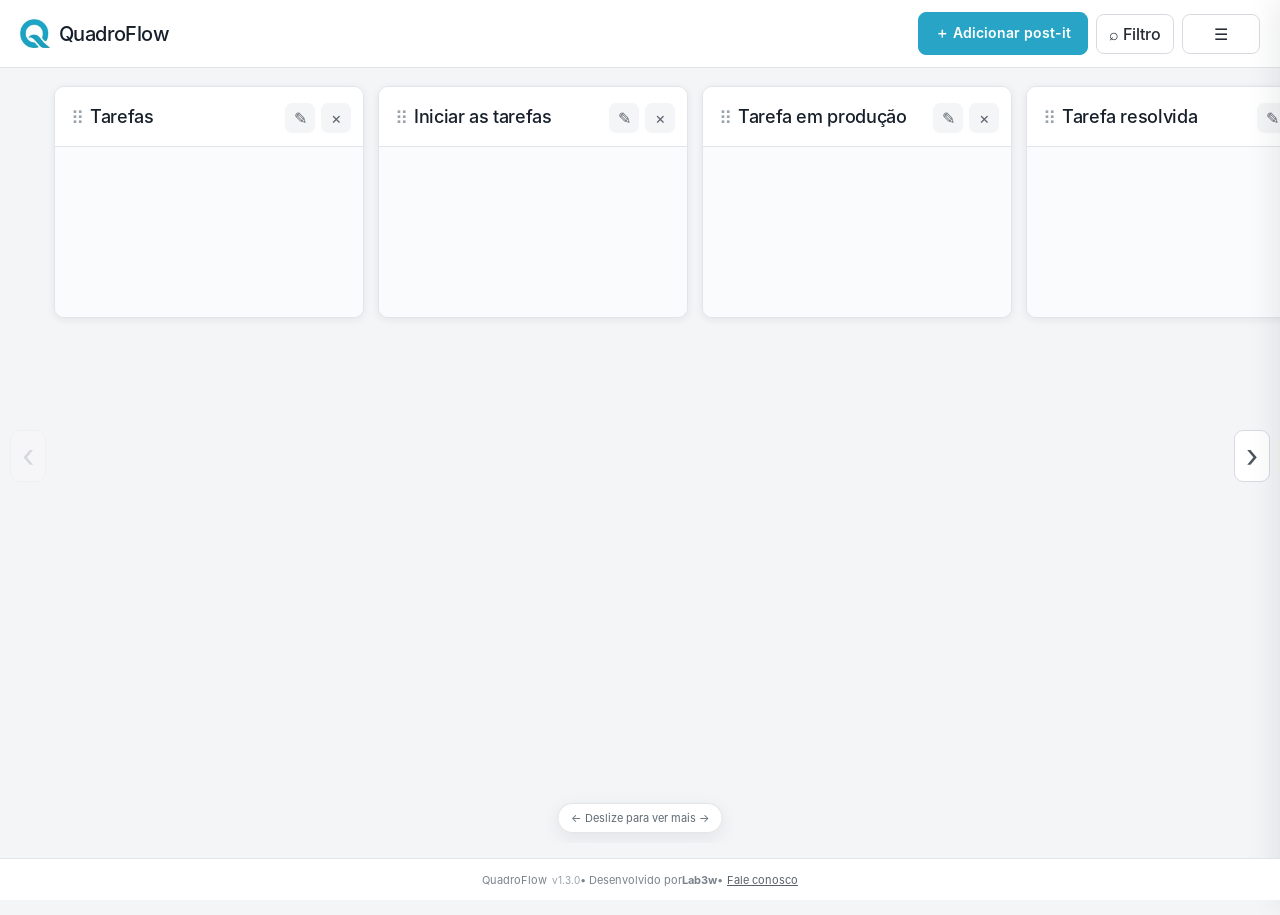
<file: pwa/QuadroFlow.html>
<!doctype html>
<html lang="pt-BR">
<head>
<meta charset="utf-8">
<meta name="viewport" content="width=device-width, initial-scale=1">
<title>QuadroFlow</title>
<link rel="manifest" href="manifest.json">
<meta name="theme-color" content="#28A5C6">
<meta name="application-name" content="QuadroFlow">
<meta name="apple-mobile-web-app-capable" content="yes">
<meta name="apple-mobile-web-app-status-bar-style" content="default">
<meta name="apple-mobile-web-app-title" content="QuadroFlow">
<link rel="apple-touch-icon" href="quadroflow-icon-192.png">

<link rel="icon" href="favicon.ico">
<style>
:root{--bg:#f4f5f7;--surface:#fff;--panel:#fafbfc;--line:#e1e5e9;--text:#17202a;--muted:#727b84;--gold:#E9BA2D;--danger:#e99a9a;--colw:310px;--gap:14px}
*{box-sizing:border-box}html,body{margin:0;min-height:100%;background:var(--bg);color:var(--text);font-family:'Inter',Arial,sans-serif}body{padding-bottom:42px;overflow-x:hidden}
button,input,textarea{font:inherit}button{cursor:pointer}
.toolbar{position:sticky;top:0;z-index:30;background:rgba(255,255,255,.97);border-bottom:1px solid var(--line);min-height:68px;padding:10px 20px;display:flex;align-items:center;gap:8px}
.brand{display:flex;align-items:center;gap:9px;min-width:160px}.brand img{width:30px;height:30px;object-fit:contain;box-shadow:none;filter:none}.brand-name{font-size:20px;font-weight:500;letter-spacing:-.03em}.toolbar-spacer{flex:1}
.btn{border:1px solid #d7dbe0;background:#fff;color:#252b33;border-radius:8px;padding:9px 12px;font-weight:500;transition:.12s ease}.btn:hover{transform:translateY(-1px)}
.btn.primary{background:var(--gold);border-color:var(--gold);color:#17202a}.btn.add-top{font-size:14px;font-weight:600;padding:11px 16px}
.board-wrap{position:relative;width:100%}
.board{display:flex;gap:var(--gap);padding:18px 54px 28px;width:100%;min-height:calc(100vh - 110px);overflow-x:auto;overflow-y:visible;scroll-behavior:smooth;scrollbar-width:auto;-ms-overflow-style:none;align-items:flex-start}
.board::-webkit-scrollbar{width:9px;height:9px}.board::-webkit-scrollbar-track{background:var(--bg)}.board::-webkit-scrollbar-thumb{background:var(--bg);border-radius:10px}
.board:not(.has-overflow) .column{flex:1 1 0;width:0;min-width:0}
.board.has-overflow .column{flex:0 0 var(--colw);width:var(--colw);min-width:var(--colw)}
.column{background:var(--surface);border:1px solid var(--line);border-radius:10px;overflow:hidden;box-shadow:0 2px 8px rgba(18,24,32,.07)}
.colhead{min-height:60px;padding:13px 12px 11px 16px;border-bottom:1px solid var(--line);display:flex;align-items:center;gap:6px;background:#fff}
.coltitle{flex:1;min-width:0;font-size:18px;font-weight:500;text-align:left;letter-spacing:-.02em;line-height:1.25;cursor:pointer}
.headbtn{width:30px;height:30px;border:0;border-radius:7px;background:#f4f5f6;color:#59616a;box-shadow:none;font-size:16px}
.notes{min-height:170px;padding:12px;background:var(--panel);display:flex;flex-direction:column;gap:10px}.notes.dragover{outline:2px dashed #aab2ba;outline-offset:-4px}
.note{position:relative;min-height:112px;border-radius:7px;padding:15px 15px 13px;cursor:grab;user-select:none;box-shadow:0 2px 6px rgba(18,24,32,.11)}.note.dragging{opacity:.38}
.note h3{margin:0 58px 8px 0;font-size:17px;font-weight:500;text-align:left;line-height:1.3;letter-spacing:-.01em}.note p{margin:0;font-size:15px;font-weight:300;text-align:left;line-height:1.5;color:#303740;white-space:pre-wrap}
.meta{margin-top:12px;font-size:11px;font-weight:300;color:#4e5862;line-height:1.4}.note-actions{position:absolute;right:7px;top:7px;display:flex;gap:4px}.note-actions button{width:25px;height:25px;border:0;border-radius:7px;background:rgba(255,255,255,.6);color:#4e5862;display:inline-flex;align-items:center;justify-content:center;padding:0;line-height:1}.note-actions .edit,.note-actions .trash{font-size:14px}.note-actions .trash{transform:scale(.78);transform-origin:center}
.note-media{display:flex;gap:7px;flex-wrap:wrap;margin-top:10px}.note-media img{width:54px;height:54px;border-radius:6px;object-fit:cover;border:1px solid rgba(0,0,0,.08)}
.note-link{display:inline-block;margin-top:9px;font-size:12px;color:#44566c;text-decoration:underline;word-break:break-all}
.nav-arrow{position:absolute;top:50%;transform:translateY(-50%);z-index:15;width:36px;height:52px;border:1px solid #d7dbe0;border-radius:9px;background:#fff;color:#4b5560;display:flex;align-items:center;justify-content:center;font-size:32px;line-height:1;box-shadow:none}
.nav-arrow.left{left:10px}.nav-arrow.right{right:10px}.nav-arrow:disabled{opacity:.18;cursor:default}
.footer{position:fixed;left:0;right:0;bottom:0;height:42px;z-index:40;display:flex;align-items:center;justify-content:center;background:#fff;border-top:1px solid var(--line);color:#7a828c;font-size:11px;font-weight:300}
.footer a{color:#59616a;text-decoration:underline;margin-left:4px}
.toast{position:fixed;right:18px;bottom:56px;z-index:120;background:#17202a;color:#fff;padding:11px 15px;border-radius:9px;opacity:0;pointer-events:none;transition:.18s ease}.toast.show{opacity:1}
.modal-bg{position:fixed;inset:0;background:rgba(0,0,0,.48);display:none;align-items:center;justify-content:center;z-index:100}.modal-bg.show{display:flex}
.modal{width:min(94vw,620px);max-height:88vh;overflow:auto;background:#fff;border-radius:14px;padding:22px;box-shadow:0 18px 60px rgba(0,0,0,.2)}
.modal h2{margin:0 0 14px;font-size:20px;font-weight:500}.modal p{font-size:15px;font-weight:300;line-height:1.5;color:#4b5560}
.field{margin:11px 0}.field label{display:block;margin-bottom:5px;font-size:13px;font-weight:500}.field input,.field textarea{width:100%;padding:10px;border:1px solid #ccd2d8;border-radius:8px;outline:none;background:#fff}.field textarea{min-height:120px;resize:vertical}
.attach-row{display:flex;align-items:center;gap:8px;flex-wrap:wrap}.attach-list{display:grid;grid-template-columns:repeat(auto-fill,minmax(90px,1fr));gap:8px;margin-top:9px}
.attach-item{position:relative;border:1px solid var(--line);border-radius:8px;padding:5px;background:#fafafa}.attach-item img{display:block;width:100%;height:76px;object-fit:cover;border-radius:5px}.attach-item button{position:absolute;right:4px;top:4px;border:0;border-radius:50%;width:22px;height:22px;background:rgba(255,255,255,.9);color:#333}
.modal-actions{display:flex;justify-content:flex-end;gap:8px;margin-top:18px}
.trash-page{display:none;max-width:1200px;margin:0 auto;padding:26px 20px 50px}.trash-page.show{display:block}.trash-header{display:flex;align-items:center;gap:10px;margin-bottom:16px}.trash-header h2{margin:0;font-size:24px;font-weight:500}
.trash-empty{background:#fff;border:1px solid var(--line);border-radius:10px;padding:24px;color:var(--muted)}.trash-grid{display:grid;grid-template-columns:repeat(auto-fill,minmax(260px,1fr));gap:12px}
.trash-card{background:#fff;border:1px solid var(--line);border-radius:10px;padding:15px;cursor:pointer;box-shadow:0 2px 7px rgba(18,24,32,.06)}.trash-card h3{margin:0 0 7px;font-size:17px;font-weight:500}.trash-card p{margin:0;color:#4b5560;font-size:14px;font-weight:300;line-height:1.45;display:-webkit-box;-webkit-line-clamp:4;-webkit-box-orient:vertical;overflow:hidden}
.detail-view{max-width:800px;margin:0 auto;padding:26px 20px 60px;display:none}.detail-view.show{display:block}.detail-card{background:#fff;border:1px solid var(--line);border-radius:12px;padding:22px}.detail-card h2{font-size:24px;font-weight:500;margin:0 0 10px}.detail-card p{font-size:15px;font-weight:300;white-space:pre-wrap;line-height:1.55}.detail-images{display:grid;grid-template-columns:repeat(auto-fill,minmax(160px,1fr));gap:10px;margin-top:16px}.detail-images img{width:100%;height:180px;object-fit:cover;border-radius:8px;border:1px solid var(--line)}.detail-link{margin-top:14px}.detail-link a{word-break:break-all;color:#44566c}
@media(max-width:1050px){.board:not(.has-overflow) .column{flex:1 1 calc(50% - 7px);width:auto}.board.has-overflow .column{flex-basis:300px;width:300px;min-width:300px}}
@media(max-width:680px){.toolbar{padding:10px 12px;gap:7px;flex-wrap:wrap}.brand{min-width:auto}.brand-name{font-size:19px}.toolbar-spacer{display:none}.btn{padding:9px 10px}.btn.add-top{font-size:13px}.board{padding:14px 45px 24px;min-height:calc(100vh - 124px)}.board:not(.has-overflow) .column{flex:1 1 100%;width:auto}.board.has-overflow .column{flex-basis:82vw;width:82vw;min-width:82vw}.nav-arrow{width:32px;height:48px;font-size:29px}.nav-arrow.left{left:5px}.nav-arrow.right{right:5px}.footer{font-size:10px}}
@media print{.toolbar,.nav-arrow,.footer,.modal-bg,.trash-page,.detail-view{display:none!important}.board{display:grid!important;grid-template-columns:repeat(2,1fr)!important;overflow:visible!important;padding:0!important}.column{width:auto!important;min-width:0!important;box-shadow:none;break-inside:avoid}.notes{background:#fff}}

/* QUADROFLOW SCROLL FIX */
.board{display:flex!important;flex-wrap:nowrap!important;overflow-x:auto!important;overflow-y:visible!important;width:100%!important;max-width:none!important;scrollbar-width:none!important;-ms-overflow-style:none!important;scroll-behavior:smooth!important;touch-action:pan-x!important}
.board::-webkit-scrollbar{width:9px;height:9px!important}.board::-webkit-scrollbar-track{background:var(--bg)!important}.board::-webkit-scrollbar-thumb{background:var(--bg)!important;border-radius:10px}
.board:not(.has-overflow) .column{flex:1 1 0!important;min-width:0!important;width:auto!important}
.board.has-overflow .column{flex:0 0 clamp(285px,30vw,330px)!important;width:clamp(285px,30vw,330px)!important;min-width:clamp(285px,30vw,330px)!important}
.nav-arrow{z-index:60!important;pointer-events:auto!important;box-shadow:none!important;filter:none!important}

/* QuadroFlow v5 additions */
.filter-bar{display:flex;align-items:center;gap:9px;flex-wrap:wrap;padding:10px 54px;background:#fff;border-bottom:1px solid var(--line)}
.filter-title{font-size:13px;font-weight:500}.filter-bar input{height:34px;border:1px solid #d7dbe0;border-radius:7px;padding:6px 9px;background:#fff;font-size:13px;min-width:180px}.filter-bar label{display:flex;align-items:center;gap:5px;font-size:12px;font-weight:500;color:#68717b}.filter-bar label input{min-width:135px}
.col-drag{color:#9aa2ab;font-size:18px;cursor:grab;line-height:1}.column-dragging{opacity:.45}.column-target{outline:2px dashed #aab2ba;outline-offset:2px}
@media(max-width:680px){.filter-bar{padding:9px 12px}.filter-bar input,.filter-bar label input{min-width:130px;flex:1}}


/* ===== QUADROFLOW FINAL — QUADRANTES + SCROLL ===== */
#boardView{display:block!important;width:100%!important}
.board-wrap{position:relative!important;width:100%!important;overflow:hidden!important}
#board{
  display:flex!important;flex-direction:row!important;flex-wrap:nowrap!important;
  align-items:flex-start!important;gap:14px!important;width:100%!important;
  max-width:none!important;min-height:calc(100vh - 125px)!important;
  margin:0!important;padding:18px 54px 28px!important;
  overflow-x:auto!important;overflow-y:visible!important;
  scrollbar-color:var(--bg) var(--bg)!important;scrollbar-width:auto!important;
  scroll-behavior:smooth!important;touch-action:pan-x!important;
  visibility:visible!important;opacity:1!important;
}
#board::-webkit-scrollbar{height:9px!important;width:9px!important}
#board::-webkit-scrollbar-track{background:var(--bg)!important}
#board::-webkit-scrollbar-thumb{background:var(--bg)!important;border-radius:9px!important}
#board::-webkit-scrollbar-corner{background:var(--bg)!important}
#board .column{display:block!important;visibility:visible!important;opacity:1!important;box-sizing:border-box!important;flex:1 1 0!important;width:auto!important;min-width:0!important}
#board.has-overflow .column{flex:0 0 310px!important;width:310px!important;min-width:310px!important}
.nav-arrow{box-shadow:none!important;filter:none!important;z-index:20!important}
.note-actions .trash{box-shadow:none!important;filter:none!important}
@media(max-width:1050px){#board.has-overflow .column{flex:0 0 300px!important;width:300px!important;min-width:300px!important}}
@media(max-width:680px){#board{padding:14px 45px 24px!important}#board.has-overflow .column{flex:0 0 82vw!important;width:82vw!important;min-width:82vw!important}}


/* FINAL AJUSTES COMBINADOS — SCROLL + FILTRO */
#board{display:flex!important;flex-direction:row!important;flex-wrap:nowrap!important;gap:14px!important;width:100%!important;max-width:none!important;overflow-x:auto!important;overflow-y:visible!important;scroll-behavior:smooth!important;touch-action:pan-x!important;scrollbar-width:auto!important;scrollbar-color:var(--bg) var(--bg)!important}
#board::-webkit-scrollbar{height:9px!important;width:9px!important}
#board::-webkit-scrollbar-track{background:var(--bg)!important}
#board::-webkit-scrollbar-thumb{background:var(--bg)!important;border-radius:9px!important}
#board::-webkit-scrollbar-corner{background:var(--bg)!important}
#board:not(.has-overflow) .column{flex:1 1 0!important;width:auto!important;min-width:0!important}
#board.has-overflow .column{flex:0 0 310px!important;width:310px!important;min-width:310px!important}
.filter-bar #applyFiltersBtn{font-weight:600}
</style>

<style id="qf-final-clean-overrides">
:root{--qf-brand:#28A5C6}
#addTop,#applyFiltersBtn{background:var(--qf-brand)!important;border-color:var(--qf-brand)!important;color:#fff!important}
.hamburger-qf{display:none;width:40px;height:40px;padding:0;border:1px solid #d7dbe0;border-radius:9px;background:#fff;align-items:center;justify-content:center;flex-direction:column;gap:4px;cursor:pointer;flex:0 0 auto}
.hamburger-qf span{width:18px;height:2px;background:#4b5560;border-radius:2px;display:block}
.mobile-menu-qf{display:none;position:absolute;right:12px;top:58px;z-index:9999;min-width:210px;padding:8px;gap:7px;background:#fff;border:1px solid var(--line);border-radius:10px;box-shadow:0 10px 30px rgba(18,24,32,.12)}
.mobile-menu-qf.show{display:flex;flex-direction:column}.mobile-menu-qf .btn{width:100%;text-align:left}
#board.qf-compact{overflow-x:hidden!important}.board-wrap:has(#board.qf-compact){overflow:hidden!important}
#board.qf-compact .column{flex:1 1 0!important;width:auto!important;min-width:0!important}
#board.qf-scroll{overflow-x:auto!important;overflow-y:visible!important;scrollbar-width:auto!important;scrollbar-color:var(--bg) var(--bg)!important}
#board.qf-scroll .column{flex:0 0 310px!important;width:310px!important;min-width:310px!important}
#board.qf-scroll::-webkit-scrollbar{height:9px!important}#board.qf-scroll::-webkit-scrollbar-track{background:var(--bg)!important}#board.qf-scroll::-webkit-scrollbar-thumb{background:var(--bg)!important;border-radius:9px!important}
@media(max-width:680px){.toolbar{position:relative!important;flex-wrap:nowrap!important;padding:10px 12px!important}.toolbar-spacer{display:block!important;flex:1!important}.qf-mobile-hide{display:none!important}.hamburger-qf{display:flex}.mobile-menu-qf{top:54px}.filter-bar{padding:9px 12px!important}#board.qf-compact .column{flex:1 1 0!important;width:auto!important;min-width:0!important}#board.qf-scroll .column{flex:0 0 310px!important;width:310px!important;min-width:310px!important}}
</style>
<style id="qf-v7-fixes">
:root{--qf-brand:#28A5C6}
#addTop,#applyFiltersBtn{background:var(--qf-brand)!important;border-color:var(--qf-brand)!important;color:#fff!important}
#board.qf-compact .column{flex:1 1 0!important;width:auto!important;min-width:0!important}
#board.qf-scroll .column{flex:0 0 310px!important;width:310px!important;min-width:310px!important}
#board.qf-scroll{overflow-x:auto!important;scrollbar-color:var(--bg) var(--bg)!important;scroll-behavior:smooth!important}
#board.qf-scroll::-webkit-scrollbar{height:9px!important}#board.qf-scroll::-webkit-scrollbar-track{background:var(--bg)!important}#board.qf-scroll::-webkit-scrollbar-thumb{background:var(--bg)!important;border-radius:9px!important}
.note-media img{cursor:zoom-in}.note-files,.note-links{display:flex;flex-direction:column;gap:4px;margin-top:7px}.file-chip{font-size:12px;text-decoration:none;color:#2e4754}.filter-results{margin:18px 54px 30px}.filter-results-head{display:flex;justify-content:space-between;align-items:center;margin-bottom:10px}.filter-result-grid{display:grid;grid-template-columns:repeat(auto-fit,minmax(240px,1fr));gap:12px}.filter-result-card{padding:14px;border:1px solid var(--line);border-radius:12px;background:#fff}.preview-image{display:block;max-width:88vw;max-height:78vh;margin:auto}.preview-close{position:absolute;right:14px;top:10px;border:0;background:transparent;font-size:30px;cursor:pointer}.attach-item{display:flex;justify-content:space-between;align-items:center;padding:6px 8px;border:1px solid var(--line);border-radius:8px;margin-top:5px}.attach-item button{border:0;background:none;cursor:pointer}.attach-preview-item{display:grid;grid-template-columns:58px 1fr auto auto;gap:8px;align-items:center}.attach-preview{width:58px;height:44px;border-radius:6px;overflow:hidden;background:#f1f1f1;display:flex;align-items:center;justify-content:center}.attach-preview-thumb{width:100%;height:100%;object-fit:cover;display:block}.attach-preview-file{font-size:11px;color:#5d6b73}.attach-name{min-width:0;overflow:hidden;text-overflow:ellipsis;white-space:nowrap}.attach-type{font-size:10px;color:#7a878e}
.hamburger-qf{display:none}.mobile-menu-qf{display:none}
@media(max-width:680px){.hamburger-qf{display:flex}.qf-mobile-hide{display:none!important}.mobile-menu-qf.show{display:flex;flex-direction:column}.filter-results{margin:14px 12px 24px}}
@media print{.filter-results{display:none!important}}
</style>

<style id="qf-v8-ui">
.note{padding:14px 14px 13px}
.note-priority{display:flex;align-items:center;gap:6px;margin:0 0 8px;min-height:8px}
.priority-dot{width:8px;height:8px;border-radius:50%;display:inline-block;flex:0 0 8px}
.priority-dot.high{background:#d93a3a}.priority-dot.medium{background:#e2b93b}.priority-dot.low{background:#55a65a}
.note-client{margin:0 0 5px;font-size:11px;font-weight:300;line-height:1.3;color:#4e5862}
.note-client:empty{display:none}
.note h3{margin:0 34px 7px 0;font-size:16px;font-weight:500;line-height:1.3;letter-spacing:0}
.note p{margin:0;font-size:13px;font-weight:400;line-height:1.48;color:#303740;white-space:pre-wrap}
.note-meta-label{font-size:11px;font-weight:300}
.note-files,.note-links{display:flex;flex-direction:column;gap:6px;margin-top:9px}
.note-attachments-grid{display:grid;grid-template-columns:repeat(auto-fill,minmax(76px,1fr));gap:7px;margin-top:9px}
.note-attachment{position:relative;border:1px solid rgba(0,0,0,.1);border-radius:7px;overflow:hidden;background:rgba(255,255,255,.35);min-height:62px}
.note-attachment-thumb{display:block;width:100%;height:70px;object-fit:cover;cursor:zoom-in}
.note-attachment-video{display:block;width:100%;height:70px;object-fit:cover;background:#111;cursor:pointer}.note-attachment-pdf{display:block;width:100%;height:110px;border:0;background:#fff}.note-attachment-open{display:block;padding:4px 6px;font-size:10px;overflow:hidden;text-overflow:ellipsis;white-space:nowrap;color:#2e4754;text-decoration:none}
.note-attachment-file{display:flex;min-height:70px;align-items:center;justify-content:center;padding:6px;text-align:center;font-size:10px;line-height:1.2;word-break:break-word;color:#2e4754;text-decoration:none}
.note-url{font-size:11px;word-break:break-all}
.priority-select{display:grid;grid-template-columns:repeat(3,1fr);gap:8px}
.priority-option{display:flex;align-items:center;gap:7px;padding:10px 9px;border:1px solid var(--line);border-radius:8px;cursor:pointer;background:#fff}
.priority-option input{margin:0}.priority-option .priority-dot{width:9px;height:9px;flex-basis:9px}
.modal .field small{display:block;margin-top:5px;color:#707981;font-size:11px;font-weight:300}
.attach-item{gap:8px}.attach-name{min-width:0;flex:1;word-break:break-word;font-size:12px}.attach-type{font-size:10px;color:#76808a}
.preview-frame{display:block;width:min(86vw,900px);height:min(78vh,720px);border:0;background:#fff;margin:auto;border-radius:8px}
.preview-video{display:block;max-width:88vw;max-height:78vh;margin:auto;background:#000;border-radius:8px}
.preview-card{width:min(86vw,520px);margin:auto;background:#fff;border-radius:12px;padding:24px;text-align:center}
.preview-card strong{display:block;font-size:16px;font-weight:500;margin-bottom:8px}.preview-card span{display:block;font-size:12px;color:#66717b;word-break:break-word}
.preview-card a{display:inline-block;margin-top:14px}
@media(max-width:680px){.priority-select{grid-template-columns:1fr}.note-attachments-grid{grid-template-columns:repeat(2,1fr)}}
</style>
<style id="qf-v8-menu-filter">
.toolbar-actions{display:flex;align-items:center;gap:8px}.toolbar-icon-btn{min-width:78px}.qf-side-menu{position:fixed;top:0;right:0;width:min(320px,88vw);height:100vh;background:#fff;border-left:1px solid var(--line);box-shadow:-14px 0 35px rgba(18,24,32,.12);z-index:3000;padding:18px;display:flex;flex-direction:column;gap:9px;transform:translateX(105%);transition:transform .22s ease}.qf-side-menu.show{transform:translateX(0)}.qf-side-head{display:flex;align-items:center;justify-content:space-between;margin-bottom:8px;font-size:17px}.qf-close{border:0;background:transparent;font-size:27px;line-height:1;cursor:pointer;color:#5c6670}.qf-side-menu .btn{width:100%;text-align:left}.qf-filter-drawer{display:block!important;padding:0!important;height:0;overflow:hidden;border:0!important;transform:translateY(-100%);opacity:0;transition:height .22s ease,transform .22s ease,opacity .18s ease}.qf-filter-drawer.show{height:72px;transform:translateY(0);opacity:1;border-bottom:1px solid var(--line)!important}.qf-filter-inner{padding:10px 54px;background:#fff;display:flex;align-items:center;gap:12px}.qf-filter-field{display:flex;align-items:center;gap:8px;flex:1;max-width:720px;height:38px;border:1px solid #d7dbe0;border-radius:8px;padding:0 10px;background:#fff}.qf-filter-field>span{color:#7a858e}.qf-filter-field input{border:0;outline:0;width:100%;height:34px;font-size:13px;background:transparent}.qf-filter-field button{border:0;background:transparent;font-size:20px;color:#7a858e;cursor:pointer}.qf-filter-drawer .filter-title{white-space:nowrap}.qf-filter-drawer+ .board-wrap{transition:none}@media(max-width:680px){.toolbar-actions{gap:5px}.toolbar-icon-btn{min-width:auto;padding:9px 10px}.qf-filter-drawer.show{height:68px}.qf-filter-inner{padding:9px 12px;gap:8px}.qf-filter-drawer .filter-title{display:none}.qf-side-menu{width:min(310px,90vw)}}
</style>

<style id="qf-final-navigation">
.manage-col-list{display:flex;flex-direction:column;gap:8px;max-height:52vh;overflow:auto;margin:12px 0}.manage-col-row{display:flex;align-items:center;gap:9px;padding:10px;border:1px solid var(--line);border-radius:9px;background:#fff}.manage-col-color{width:14px;height:14px;border-radius:50%;border:1px solid rgba(0,0,0,.08);flex:0 0 14px}.manage-col-row strong{font-size:13px;font-weight:500;flex:1;min-width:0;overflow:hidden;text-overflow:ellipsis;white-space:nowrap}.manage-col-actions{display:flex;gap:6px}.manage-col-actions .btn{padding:7px 9px;font-size:11px}.manage-intro{font-size:12px;line-height:1.55;color:#68757c}.manage-empty{font-size:12px;color:#68757c;border:1px dashed var(--line);padding:16px;border-radius:9px;text-align:center}

.qf-scroll-hint{position:absolute;left:50%;bottom:10px;transform:translateX(-50%);padding:7px 12px;border:1px solid rgba(31,41,51,.12);border-radius:999px;background:rgba(255,255,255,.92);box-shadow:0 5px 18px rgba(18,24,32,.08);font-size:11px;color:#5f6b73;pointer-events:none;opacity:0;transition:opacity .2s ease;z-index:20;white-space:nowrap}.qf-scroll-hint.show{opacity:1}.qf-scroll-hint.hide{opacity:0}@media(max-width:680px){.qf-scroll-hint{bottom:7px;font-size:10px;padding:6px 10px}}
</style>

<style id="qf-print-v2">
#printSheet{display:none}
@media print{
  @page{size:A4 portrait;margin:12mm 12mm 14mm}
  html,body{background:#fff!important}
  body{-webkit-print-color-adjust:exact!important;print-color-adjust:exact!important}
  .toolbar,.board-wrap,.footer,.modal-bg,.qf-side-menu,.qf-filter-drawer,.filter-results,.nav-arrow{display:none!important}
  #printSheet{display:block!important;width:100%;color:#1f2933;font-family:-apple-system,BlinkMacSystemFont,"Segoe UI",Arial,sans-serif}
  #printSheet *{-webkit-print-color-adjust:exact!important;print-color-adjust:exact!important}
  .print-header{display:flex;justify-content:space-between;align-items:flex-end;border-bottom:2px solid #1f2933;padding-bottom:8px;margin-bottom:14px}
  .print-brand{font-size:22px;font-weight:600;letter-spacing:-.3px}
  .print-subtitle{font-size:11px;color:#68727b;margin-top:2px}
  .print-date{font-size:10px;color:#68727b;text-align:right}
  .print-column{margin:0 0 14px;border:1px solid #d9dde1;border-radius:7px;overflow:hidden;break-inside:auto}
  .print-column-head{display:flex;align-items:center;gap:8px;padding:7px 9px;font-size:13px;font-weight:600;border-left:7px solid var(--print-color);background:var(--print-color);color:#26313a}
  .print-column-count{font-size:10px;font-weight:400;opacity:.72;margin-left:auto}
  .print-task{display:grid;grid-template-columns:18px 1fr auto;gap:9px;align-items:start;padding:9px 10px;border-top:1px solid #e3e6e8;background:#fff;break-inside:avoid}
  .print-check{width:14px;height:14px;border:1.5px solid #4d5962;border-radius:2px;margin-top:2px;background:#fff;box-sizing:border-box}
  .print-task-main{min-width:0}
  .print-task-title{font-size:12.5px;font-weight:600;line-height:1.3;color:#202a32}
  .print-task-client{font-size:9.5px;font-weight:300;color:#5d6870;margin-top:2px}
  .print-task-text{font-size:10.5px;line-height:1.35;color:#46515a;margin-top:4px;white-space:pre-wrap}
  .print-task-priority{display:flex;align-items:center;gap:4px;font-size:9px;color:#66717a;white-space:nowrap;padding-top:1px}
  .print-priority-dot{width:7px;height:7px;border-radius:50%;display:inline-block}
  .print-priority-dot.high{background:#d93a3a}.print-priority-dot.medium{background:#e2b93b}.print-priority-dot.low{background:#55a65a}
  .print-empty{font-size:10px;color:#7a848c;padding:10px}
  .print-footer{margin-top:14px;padding-top:6px;border-top:1px solid #d9dde1;font-size:9px;color:#7a848c;display:flex;justify-content:space-between}
}
</style>

<style id="qf-pwa">
#installApp{border-color:#28A5C6;color:#167b96;background:#fff}
#installApp:hover{background:#f1fbfd}
.qf-pwa-status{font-size:11px;color:#68727b;padding:2px 4px 6px;line-height:1.35}
</style>
<style>
@font-face{font-family:'Inter';src:url('./fonts/Inter-Regular.otf') format('opentype');font-weight:400;font-style:normal;font-display:swap}
@font-face{font-family:'Inter';src:url('./fonts/Inter-Medium.otf') format('opentype');font-weight:500;font-style:normal;font-display:swap}
@font-face{font-family:'Inter';src:url('./fonts/Inter-SemiBold.otf') format('opentype');font-weight:600;font-style:normal;font-display:swap}
@font-face{font-family:'Inter';src:url('./fonts/Inter-Bold.otf') format('opentype');font-weight:700;font-style:normal;font-display:swap}
</style>
</head>
<body>
<div id="printSheet" aria-hidden="true"></div>
<header class="toolbar">
  <div class="brand"><img src="[data-uri]" alt="QuadroFlow"><div class="brand-name">QuadroFlow</div></div>
  <div class="toolbar-spacer"></div>
  <button class="btn primary add-top" id="addTop">＋ Adicionar post-it</button>
  <div class="toolbar-actions">
    <button class="btn toolbar-icon-btn" id="filterToggle" type="button" aria-expanded="false">⌕ Filtro</button>
    <button class="btn toolbar-icon-btn" id="menuToggle" type="button" aria-expanded="false" aria-label="Abrir menu">☰</button>
  </div>
  <aside class="qf-side-menu" id="qfSideMenu" aria-hidden="true">
    <div class="qf-side-head"><strong>Menu</strong><button class="qf-close" id="menuClose" type="button" aria-label="Fechar">×</button></div>
    <button class="btn" id="save">Salvar</button>
    <button class="btn" id="load">↻ Carregar</button>
    <button class="btn" id="print">🖨 Imprimir / PDF</button>
    <button class="btn" id="installApp" type="button" style="display:none">⬇ Instalar QuadroFlow</button>
    <button class="btn" id="archiveBtn" onclick="location.href='entregues.html'">✓ Tarefas entregues</button>
    <button class="btn" id="trashBtn">🗑 Lixeira</button>
    <button class="btn" id="backupBtn">⬇ Fazer backup</button>
    <button class="btn" id="restoreBtn">↥ Restaurar backup</button>
    <input id="restoreFile" type="file" accept="application/json,.json" hidden>
    <button class="btn" id="helpBtn">? Como usar</button>
    <button class="btn" id="manageCols">☷ Gerenciar quadrantes</button>
    <button class="btn" id="newcol">＋ Novo quadrante</button>
  </aside>
</header>

<section id="boardView">
<div class="filter-bar qf-filter-drawer" id="filterBar" aria-hidden="true"><div class="qf-filter-inner"><span class="filter-title">Pesquisar</span><div class="qf-filter-field"><span>⌕</span><input id="filterAll" type="search" autocomplete="off" placeholder="Pesquisar tarefas, clientes, arquivos, URLs..."><button id="clearFilters" type="button" aria-label="Limpar filtro">×</button></div></div></div>
  <div class="board-wrap">
  <button class="nav-arrow left" id="navLeft" aria-label="Navegar para a esquerda">‹</button>
  <main class="board" id="board"></main>
  <button class="nav-arrow right" id="navRight" aria-label="Navegar para a direita">›</button>
  <div class="qf-scroll-hint" id="scrollHint" aria-hidden="true">← Deslize para ver mais →</div>
</div>
</section>

<section class="trash-page" id="trashPage">
  <div class="trash-header"><button class="btn" id="backBoard">← Voltar</button><h2>Lixeira</h2></div>
  <div id="trashGrid"></div>
</section>

<section class="detail-view" id="detailView">
  <div class="trash-header"><button class="btn" id="backTrash">← Voltar para a lixeira</button></div>
  <div class="detail-card" id="detailCard"></div>
</section>

<div class="modal-bg" id="modalBg"><div class="modal" id="modal"></div></div>
<div class="toast" id="toast"></div>
<footer class="footer">QuadroFlow <span class="qf-version">v1.3.0</span> • Desenvolvido por <strong>Lab3w</strong> • <a href="https://wa.me/5511990054049?text=seja%20bem-vindo%20como%20posso%20ajuda-lo%3F" target="_blank" rel="noopener">Fale conosco</a></footer>

<script src="qf-storage.js"></script>
<script>
const KEY='quadrowflow-v7';
const ARCHIVE_KEY='quadrowflow-delivered-v1';
const TRASH_KEY='quadrowflow-trash-v1';
const DEFAULT_COLORS={todo:'#F6E7A8',start:'#CFE5C5',production:'#C9DDE8',done:'#EBC9D0',delivered:'#DCCFED'};
const EXTRA_COLORS=['#F4C7AB','#BFDCD3','#E5C1D5','#E8D9A8','#C7E4DD','#F0C9B6','#D9D0A8','#C5D6E5','#E6CFE0','#D2E2C6','#C8D3E9','#F2D3B5'];
let state=[],archive=[],trash=[],selectedAttachments=[],returnColumnId=null,pendingUploads=0;
const uid=()=>Date.now().toString(36)+Math.random().toString(36).slice(2);
const esc=s=>String(s??'').replace(/[&<>"']/g,m=>({'&':'&amp;','<':'&lt;','>':'&gt;','"':'&quot;',"'":'&#039;'}[m]));
const date=v=>{const d=new Date(v);return isNaN(d)?'':d.toLocaleDateString('pt-BR')+', '+d.toLocaleTimeString('pt-BR',{hour:'2-digit',minute:'2-digit'})};
const isoDay=v=>{const d=new Date(v);return isNaN(d)?'':d.toISOString().slice(0,10)};
function defaults(){return[
{id:uid(),title:'Tarefas',status:'todo',color:DEFAULT_COLORS.todo,notes:[]},
{id:uid(),title:'Iniciar as tarefas',status:'start',color:DEFAULT_COLORS.start,notes:[]},
{id:uid(),title:'Tarefa em produção',status:'production',color:DEFAULT_COLORS.production,notes:[]},
{id:uid(),title:'Tarefa resolvida',status:'done',color:DEFAULT_COLORS.done,notes:[]},
{id:uid(),title:'Tarefa entregue',status:'delivered',color:DEFAULT_COLORS.delivered,notes:[]}
]}
function usedColors(){return new Set(state.map(c=>(c.color||'').toLowerCase()).filter(Boolean))}
function nextUniqueColor(){const used=usedColors();for(const c of EXTRA_COLORS)if(!used.has(c.toLowerCase()))return c;for(let h=0;h<360;h+=29){const c=`hsl(${h} 72% 81%)`;if(!used.has(c))return c}return '#D8D8D8'}
function normalizeNote(n,c){const out={...n};delete out.project;delete out.tags;out.color=qfQuadrantColor(c);out.images=Array.isArray(out.images)?out.images:[];out.attachments=Array.isArray(out.attachments)?out.attachments:[];for(const img of out.images){if(img?.data&&!out.attachments.some(a=>a?.data===img.data))out.attachments.push({name:img.name||'Imagem',type:img.type||'image/*',data:img.data})}out.urls=Array.isArray(out.urls)?out.urls:[];if(!out.url&&typeof n.url==='string'&&n.url.trim())out.urls=[n.url.trim()];delete out.url;out.client=out.client||'';out.priority=priorityLabel(out.priority)||'Média';out.createdAt=out.createdAt||new Date().toISOString();return out}
function normalize(){
 state.forEach(c=>{
  if(DEFAULT_COLORS[c.status]) c.color=DEFAULT_COLORS[c.status];
  else if(!c.color) c.color=nextUniqueColor();
  c.notes=(Array.isArray(c.notes)?c.notes:[]).map(n=>normalizeNote(n,c));
 });
 archive=(Array.isArray(archive)?archive:[]).map(n=>normalizeNote(n,{status:'delivered'}));
 trash=(Array.isArray(trash)?trash:[]).map(n=>normalizeNote(n,{}));
}
let persistTimer=0;
async function persistNow(){
  const payload={state,archive,trash};
  try{await QFStorage.saveData(payload);}
  catch(e){localStorage.setItem(KEY,JSON.stringify(state));localStorage.setItem(ARCHIVE_KEY,JSON.stringify(archive));localStorage.setItem(TRASH_KEY,JSON.stringify(trash));}
}
function persist(){clearTimeout(persistTimer);persistTimer=setTimeout(()=>persistNow(),220)}
async function save(){clearTimeout(persistTimer);await persistNow();toast('Salvo com sucesso')}
async function load(){
  let idbData=null, localState=null, localArchive=null, localTrash=null;
  try{ idbData=await QFStorage.getData(); }
  catch(e){ console.warn('Armazenamento compartilhado indisponível',e); }
  try{
    localState=JSON.parse(localStorage.getItem(KEY)||'null');
    localArchive=JSON.parse(localStorage.getItem(ARCHIVE_KEY)||'null');
    localTrash=JSON.parse(localStorage.getItem(TRASH_KEY)||'null');
  }catch(e){ console.warn('Armazenamento local indisponível',e); }

  const idbHasBoard=Array.isArray(idbData?.state) && idbData.state.length>0;
  const localHasBoard=Array.isArray(localState) && localState.length>0;

  // Prioridade: banco compartilhado quando realmente contém um quadro.
  // Se o IndexedDB estiver vazio (por exemplo, primeira abertura ou uma versão
  // que criou o banco vazio), recuperamos o quadro anterior do localStorage.
  if(idbHasBoard){
    state=idbData.state;
    archive=Array.isArray(idbData.archive)?idbData.archive:(Array.isArray(localArchive)?localArchive:[]);
    trash=Array.isArray(idbData.trash)?idbData.trash:(Array.isArray(localTrash)?localTrash:[]);
  }else if(localHasBoard){
    state=localState;
    archive=Array.isArray(idbData?.archive)&&idbData.archive.length? idbData.archive : (Array.isArray(localArchive)?localArchive:[]);
    trash=Array.isArray(idbData?.trash)&&idbData.trash.length? idbData.trash : (Array.isArray(localTrash)?localTrash:[]);
  }else{
    state=defaults();
    archive=Array.isArray(idbData?.archive)?idbData.archive:(Array.isArray(localArchive)?localArchive:[]);
    trash=Array.isArray(idbData?.trash)?idbData.trash:(Array.isArray(localTrash)?localTrash:[]);
  }

  normalize();
  try{await QFStorage.migrateAttachments(state,archive,trash);await persistNow();}
  catch(e){console.warn('Migração de anexos não concluída',e)}
  render();processDeliveredTimers()
}
function toast(t){const x=document.getElementById('toast');if(!x)return;x.textContent=t;x.classList.add('show');clearTimeout(window._toast);window._toast=setTimeout(()=>x.classList.remove('show'),1800)}
function closeModal(){document.getElementById('modalBg').classList.remove('show');selectedAttachments=[]}
function showModal(content){document.getElementById('modal').innerHTML=content;document.getElementById('modalBg').classList.add('show')}
function noteBy(cid,nid){const c=state.find(x=>x.id===cid);return{c,n:c?.notes.find(x=>x.id===nid)}}
function qfQuadrantColor(c){return DEFAULT_COLORS[c?.status]||c?.color||'#E8E8E8'}
function priorityClass(v){const x=String(v||'').toLowerCase();return x==='alta'?'high':x==='média'||x==='media'?'medium':x==='baixa'?'low':''}
function priorityLabel(v){const x=String(v||'').toLowerCase();return x==='alta'?'Alta':x==='média'||x==='media'?'Média':x==='baixa'?'Baixa':''}
function fileKind(x){const t=String(x?.type||'').toLowerCase(), n=String(x?.name||'').toLowerCase(); if(t.startsWith('image/')||/\.(png|jpe?g|gif|webp|bmp|svg)$/i.test(n)) return 'image'; if(t.startsWith('video/')||/\.(mp4|webm|ogg|mov|m4v)$/i.test(n)) return 'video'; if(t==='application/pdf'||/\.pdf$/i.test(n)) return 'pdf'; if(/\.(doc|docx)$/i.test(n)||t.includes('word')) return 'word'; if(/\.(xls|xlsx)$/i.test(n)||t.includes('excel')||t.includes('spreadsheet')) return 'excel'; return 'file'}
function previewAttachment(x,context='note'){const k=fileKind(x),name=esc(x?.name||'Arquivo'); if(k==='image') return `<div class="note-attachment"><img class="note-attachment-thumb" src="${x.data}" alt="${name}" data-preview="${x.data}" data-preview-type="image" data-preview-name="${name}" title="Clique para ampliar"></div>`; if(k==='video') return `<div class="note-attachment"><video class="note-attachment-video" src="${x.data}" muted playsinline controls preload="metadata" title="Vídeo"></video></div>`; if(k==='pdf') return `<div class="note-attachment"><a class="note-attachment-file" href="${x.data}" target="_blank" rel="noopener" data-preview-pdf="${x.data}" data-preview-name="${name}">📄 ${name}</a></div>`; if(k==='word') return `<div class="note-attachment"><a class="note-attachment-file" href="${x.data}" target="_blank" rel="noopener" data-preview-file="${x.data}" data-preview-kind="word" data-preview-name="${name}">📝 ${name}</a></div>`; if(k==='excel') return `<div class="note-attachment"><a class="note-attachment-file" href="${x.data}" target="_blank" rel="noopener" data-preview-file="${x.data}" data-preview-kind="excel" data-preview-name="${name}">📊 ${name}</a></div>`; return `<div class="note-attachment"><a class="note-attachment-file" href="${x.data}" download="${name}">📎 ${name}</a></div>`}
function previewAttachmentFromDataset(el){const src=el.dataset.preview||el.dataset.previewPdf||el.dataset.previewFile; if(!src)return; const type=el.dataset.previewType||''; const name=el.dataset.previewName||'Arquivo'; openPreview(src,type,name)}
function getText(n){return [n.title,n.text,n.client,n.project,n.priority,n.tags,(n.urls||[]).join(' '),(n.images||[]).map(x=>x.name||'').join(' '),(n.attachments||[]).map(x=>x.name||'').join(' ')].filter(Boolean).join(' ').toLowerCase()}
function renderColumn(c){
 const s=document.createElement('section');s.className='column';s.dataset.cid=c.id;s.style.setProperty('--col-color',qfQuadrantColor(c));
 s.innerHTML=`<div class="colhead"><div class="col-drag" title="Arraste para reposicionar">⠿</div><div class="coltitle" title="Duplo clique para editar">${esc(c.title)}</div><button class="headbtn edit" title="Editar quadrante">✎</button><button class="headbtn del" title="Excluir quadrante">×</button></div><div class="notes"></div>`;
 const z=s.querySelector('.notes');(c.notes||[]).forEach(n=>z.appendChild(renderNote(n,c)));bindDrop(z,c.id);
 s.querySelector('.edit').onclick=()=>editColumn(c.id);s.querySelector('.coltitle').ondblclick=()=>editColumn(c.id);s.querySelector('.del').onclick=()=>deleteColumnModal(c.id);bindColumnDrag(s,c.id);
 return s
}
function render(){
 const board=document.getElementById('board');if(!board)return;const frag=document.createDocumentFragment();state.forEach(c=>frag.appendChild(renderColumn(c)));board.replaceChildren(frag);updateBoardLayout();applyFilters();
}
function refreshNoteElement(cid,nid){
 const c=state.find(x=>x.id===cid),n=c?.notes.find(x=>x.id===nid);if(!c||!n)return;
 const col=document.querySelector(`.column[data-cid="${CSS.escape(cid)}"] .notes`);if(!col)return;
 const old=col.querySelector(`.note[data-id="${CSS.escape(nid)}"]`),next=renderNote(n,c);if(old)old.replaceWith(next);else col.appendChild(next);
 applyFilters();
}
function removeNoteElement(cid,nid){const el=document.querySelector(`.column[data-cid="${CSS.escape(cid)}"] .note[data-id="${CSS.escape(nid)}"]`);el?.remove();applyFilters()}
async function renderAttachmentInto(box,a){
 const k=fileKind(a),url=await QFStorage.objectUrl(a);if(!url)return;
 const name=esc(a?.name||'Arquivo');let html='';
 if(k==='image') html=`<img class="note-attachment-thumb" src="${url}" alt="${name}" data-preview="${url}" data-preview-type="image" data-preview-name="${name}" title="Clique para ampliar">`;
 else if(k==='video') html=`<video class="note-attachment-video" src="${url}" muted playsinline controls preload="metadata" title="Vídeo"></video>`;
 else if(k==='pdf') html=`<iframe class="note-attachment-pdf" src="${url}" title="${name}"></iframe><a class="note-attachment-open" href="${url}" target="_blank" rel="noopener" data-preview-pdf="${url}" data-preview-name="${name}">📄 ${name}</a>`;
 else if(k==='word') html=`<a class="note-attachment-file" href="${url}" target="_blank" rel="noopener" data-preview-file="${url}" data-preview-kind="word" data-preview-name="${name}">📝 ${name}</a>`;
 else if(k==='excel') html=`<a class="note-attachment-file" href="${url}" target="_blank" rel="noopener" data-preview-file="${url}" data-preview-kind="excel" data-preview-name="${name}">📊 ${name}</a>`;
 else html=`<a class="note-attachment-file" href="${url}" download="${name}">📎 ${name}</a>`;
 const wrap=document.createElement('div');wrap.className='note-attachment';wrap.innerHTML=html;box.appendChild(wrap);
 wrap.querySelectorAll('[data-preview],[data-preview-pdf],[data-preview-file]').forEach(el=>el.addEventListener('click',e=>{if(el.dataset.previewType==='image'||el.dataset.previewPdf||el.dataset.previewFile){e.preventDefault();e.stopPropagation();previewAttachmentFromDataset(el)}}));
}
function renderNote(n,c){
 const d=document.createElement('article');d.className='note';d.draggable=true;d.dataset.id=n.id;d.dataset.status=c.status;d.__qfNote=n;d.style.background=qfQuadrantColor(c);
 const files=(n.attachments||[]),urls=(n.urls||[]),pr=priorityLabel(n.priority);
 const dots=pr?`<div class="note-priority" aria-label="Prioridade ${esc(pr)}"><span class="priority-dot ${priorityClass(pr)}"></span></div>`:'';
 const client=n.client?`<div class="note-client">${esc(n.client)}</div>`:'';
 const links=urls.length?`<div class="note-links">${urls.map(u=>`<a class="note-link note-url" href="${esc(u)}" target="_blank" rel="noopener">${esc(u)}</a>`).join('')}</div>`:'';
 d.innerHTML=`<div class="note-actions"><button class="edit" title="Editar">✎</button><button class="trash" title="Enviar para a lixeira">🗑</button></div>${dots}${client}<h3>${esc(n.title)}</h3><p>${esc(n.text)}</p>${files.length?'<div class="note-attachments-grid"></div>':''}${links}<div class="meta note-meta-label">Criado em ${date(n.createdAt)}</div>`;
 const media=d.querySelector('.note-attachments-grid');if(media)files.forEach(a=>renderAttachmentInto(media,a));
 d.ondragstart=e=>{e.dataTransfer.setData('text/plain',JSON.stringify({type:'note',nid:n.id,from:c.id}));d.classList.add('dragging')};d.ondragend=()=>d.classList.remove('dragging');
 d.querySelector('.edit').onclick=e=>{e.stopPropagation();openNoteModal(c.id,n.id)};d.querySelector('.trash').onclick=e=>{e.stopPropagation();confirmTrashNote(c.id,n.id)};
 return d
}
function openPreview(src,type='',name=''){const safeName=esc(name||'Arquivo');let body='';if(type==='image'||(!type&&/^data:image\//i.test(src)))body=`<img class="preview-image" src="${src}" alt="${safeName}">`;else if(/^data:video\//i.test(src))body=`<video class="preview-video" src="${src}" controls autoplay></video>`;else if(type==='pdf'||/^data:application\/pdf/i.test(src))body=`<iframe class="preview-frame" src="${src}" title="${safeName}"></iframe>`;else body=`<div class="preview-card"><strong>${type==='word'?'Documento Word':type==='excel'?'Planilha Excel':'Arquivo'}</strong><span>${safeName}</span><a class="btn primary" href="${src}" target="_blank" rel="noopener">Abrir arquivo</a></div>`;showModal(`<button class="preview-close" id="closePreview" type="button">×</button>${body}`);document.getElementById('closePreview').onclick=closeModal}
function after(z,y){return[...z.querySelectorAll('.note:not(.dragging)')].reduce((best,e)=>{const r=e.getBoundingClientRect(),o=y-r.top-r.height/2;return o<0&&o>best.o?{o,e}:best},{o:-Infinity,e:null}).e}
function bindDrop(z,toid){
 z.ondragover=e=>{e.preventDefault();z.classList.add('dragover');const d=document.querySelector('.dragging');if(d){const a=after(z,e.clientY);a?z.insertBefore(d,a):z.appendChild(d)}};
 z.ondragleave=()=>z.classList.remove('dragover');
 z.ondrop=e=>{e.preventDefault();z.classList.remove('dragover');let q;try{q=JSON.parse(e.dataTransfer.getData('text/plain'))}catch(_){return}if(q.type!=='note')return;
  const from=state.find(c=>c.id===q.from),to=state.find(c=>c.id===toid),n=from?.notes.find(x=>x.id===q.nid);if(!from||!to||!n)return;
  // A cor do post-it é sempre derivada do quadrante de destino.
  n.color=qfQuadrantColor(to);
  const order=[...z.querySelectorAll('.note')].map(x=>x.dataset.id);from.notes=from.notes.filter(x=>x.id!==q.nid);
  if(from.id!==to.id){if(to.status==='delivered'){n.deliveredAt=n.deliveredAt||new Date().toISOString();n.deliveryDue=n.deliveryDue||addDaysISO(n.deliveredAt,2)}else{delete n.deliveredAt;delete n.deliveryDue}}
  to.notes.push(n);const map=new Map(to.notes.map(x=>[x.id,x]));to.notes=order.map(id=>map.get(id)).filter(Boolean);if(!to.notes.some(x=>x.id===n.id))to.notes.push(n);
  const el=document.querySelector(`.note[data-id="${CSS.escape(n.id)}"]`);if(el){const next=renderNote(n,to);el.replaceWith(next);const targetAfter=after(z,e.clientY);targetAfter?z.insertBefore(next,targetAfter):z.appendChild(next)}
  persist();processDeliveredTimers();
 }
}
function updateBoardLayout(){const b=document.getElementById('board');if(!b)return;const count=state.length;b.classList.toggle('qf-compact',count<=4);b.classList.toggle('qf-scroll',count>4);requestAnimationFrame(updateNav)}
function updateNav(){const b=document.getElementById('board'),l=document.getElementById('navLeft'),r=document.getElementById('navRight'),h=document.getElementById('scrollHint');if(!b||!l||!r)return;const max=Math.max(0,b.scrollWidth-b.clientWidth),overflow=max>2;l.style.visibility=overflow?'visible':'hidden';r.style.visibility=overflow?'visible':'hidden';l.disabled=!overflow||b.scrollLeft<=2;r.disabled=!overflow||b.scrollLeft>=max-2;if(h){const show=overflow&&b.scrollLeft<max-18;h.classList.toggle('show',show);h.setAttribute('aria-hidden',String(!show));}}
function scrollBoard(dir){const b=document.getElementById('board');if(!b)return;b.scrollBy({left:dir*((b.querySelector('.column')?.getBoundingClientRect().width||310)+14),behavior:'smooth'})}
function openNoteModal(cid,nid){
 const {c,n}=noteBy(cid,nid);selectedAttachments=(n?.attachments||[]).map(x=>({...x}));
 const pr=priorityLabel(n?.priority||'Média')||'Média';
 showModal(`<h2>${n?'Editar post-it':'Adicionar post-it'}</h2><div class="field"><label>Cliente</label><input id="noteClient" maxlength="160" value="${esc(n?.client||'')}" placeholder="Nome do cliente"></div><div class="field"><label>Título</label><input id="noteTitle" maxlength="160" value="${esc(n?.title||'')}" placeholder="Título da tarefa"></div><div class="field"><label>Texto</label><textarea id="noteText" maxlength="4000" placeholder="Descreva a tarefa">${esc(n?.text||'')}</textarea></div><div class="field"><label>Prioridade</label><div class="priority-select"><label class="priority-option"><input type="radio" name="notePriority" value="Alta" ${pr==='Alta'?'checked':''}><span class="priority-dot high"></span><span>Alta</span></label><label class="priority-option"><input type="radio" name="notePriority" value="Média" ${pr==='Média'?'checked':''}><span class="priority-dot medium"></span><span>Média</span></label><label class="priority-option"><input type="radio" name="notePriority" value="Baixa" ${pr==='Baixa'?'checked':''}><span class="priority-dot low"></span><span>Baixa</span></label></div></div><div class="field"><label>URLs</label><textarea id="noteUrls" placeholder="Uma URL por linha">${esc((n?.urls||[]).join('\n'))}</textarea><small>Você pode adicionar várias URLs, uma por linha.</small></div><div class="field"><label>Escolher arquivos</label><input id="noteFiles" type="file" accept="image/*,video/*,.pdf,.xls,.xlsx,.doc,.docx" multiple><small>Imagens e vídeos têm miniatura. PDFs têm prévia integrada. Word e Excel ficam identificados e com abertura do arquivo quando o navegador não conseguir renderizar diretamente.</small><div id="attachList" class="attach-list"></div></div><div class="modal-actions"><button class="btn" id="cancelNote" type="button">Cancelar</button><button class="btn primary" id="saveNote" type="button">Salvar</button></div>`);
 renderSelectedAttachments();updateSaveState();document.getElementById('cancelNote').onclick=closeModal;document.getElementById('noteFiles').onchange=handleFiles;
 document.getElementById('saveNote').onclick=()=>{if(pendingUploads>0){toast('Aguarde o envio dos arquivos terminar');return}const client=document.getElementById('noteClient').value.trim(),title=document.getElementById('noteTitle').value.trim(),text=document.getElementById('noteText').value.trim();if(!client||!title||!text){toast('Preencha cliente, título e texto');return}const urls=document.getElementById('noteUrls').value.split(/\n+/).map(x=>x.trim()).filter(Boolean);if(urls.some(u=>!/^https?:\/\//i.test(u))){toast('Cada URL deve começar com http:// ou https://');return}const priority=document.querySelector('input[name="notePriority"]:checked')?.value||'Média';const data={client,title,text,priority,urls,attachments:[...selectedAttachments]};if(n){Object.assign(n,data);refreshNoteElement(c.id,n.id)}else{const created={id:uid(),createdAt:new Date().toISOString(),...data};c.notes.push(created);document.querySelector(`.column[data-cid="${CSS.escape(c.id)}"] .notes`)?.appendChild(renderNote(created,c))}closeModal();persist();applyFilters()}
}
function allowedFile(file){return file.type.startsWith('image/')||file.type.startsWith('video/')||['application/pdf','application/vnd.ms-excel','application/vnd.openxmlformats-officedocument.spreadsheetml.sheet','application/msword','application/vnd.openxmlformats-officedocument.wordprocessingml.document'].includes(file.type)||/\.(pdf|xls|xlsx|doc|docx|mp4|webm|ogg|mov|m4v)$/i.test(file.name)}
async function handleFiles(e){const files=[...e.target.files];e.target.value='';if(!files.length)return;pendingUploads+=files.length;updateSaveState();for(const file of files){if(!allowedFile(file)){pendingUploads--;toast('Tipo de arquivo não suportado');continue}try{const meta=await QFStorage.putFile(file,{name:file.name,type:file.type});selectedAttachments.push(meta)}catch(err){console.error(err);toast('Não foi possível adicionar o arquivo')}finally{pendingUploads--;renderSelectedAttachments();updateSaveState()}}}
async function previewMetaUrl(x){if(x?.previewUrl)return x.previewUrl;try{return await QFStorage.objectUrl(x)}catch(_){return ''}}
async function renderSelectedAttachments(){const box=document.getElementById('attachList');if(!box)return;box.innerHTML='';for(let i=0;i<selectedAttachments.length;i++){const x=selectedAttachments[i],k=fileKind(x),wrap=document.createElement('div');wrap.className='attach-item attach-preview-item';const url=await previewMetaUrl(x);let media='';if(k==='image'&&url)media=`<img class="attach-preview-thumb" src="${url}" alt="${esc(x.name)}">`;else if(k==='video'&&url)media=`<video class="attach-preview-thumb" src="${url}" muted playsinline controls preload="metadata"></video>`;else if(k==='pdf'&&url)media=`<div class="attach-preview-file">📄 PDF</div>`;else media=`<div class="attach-preview-file">${k==='word'?'📝 DOC':k==='excel'?'📊 XLS':'📎 ARQ'}</div>`;wrap.innerHTML=`<div class="attach-preview">${media}</div><div class="attach-name" title="${esc(x.name)}">${esc(x.name)}</div><div class="attach-type">${esc(k.toUpperCase())}</div><button type="button" data-i="${i}" title="Remover">×</button>`;box.appendChild(wrap)}box.querySelectorAll('button').forEach(b=>b.onclick=()=>{selectedAttachments.splice(Number(b.dataset.i),1);renderSelectedAttachments();updateSaveState()})}
function updateSaveState(){const b=document.getElementById('saveNote');if(!b)return;b.disabled=pendingUploads>0;b.textContent=pendingUploads>0?'Enviando arquivos…':'Salvar'}
function editColumn(id){const c=state.find(x=>x.id===id);if(!c)return;showModal(`<h2>Editar quadrante</h2><div class="field"><label>Nome</label><input id="colName" maxlength="100" value="${esc(c.title)}"></div><div class="field"><label>Cor</label><input id="colColor" type="color" value="${/^#/.test(c.color||'')?c.color:'#D8D8D8'}" ${DEFAULT_COLORS[c.status]?'disabled':''}></div><div class="modal-actions"><button class="btn" id="cancelCol" type="button">Cancelar</button><button class="btn primary" id="saveCol" type="button">Salvar</button></div>`);document.getElementById('cancelCol').onclick=closeModal;document.getElementById('saveCol').onclick=()=>{const v=document.getElementById('colName').value.trim();if(!v){toast('Informe um nome');return}c.title=v;if(!DEFAULT_COLORS[c.status])c.color=document.getElementById('colColor').value;closeModal();const el=document.querySelector(`.column[data-cid=\"${CSS.escape(id)}\"]`);if(el){el.querySelector('.coltitle').textContent=c.title;el.style.setProperty('--col-color',qfQuadrantColor(c));el.querySelectorAll('.note').forEach(n=>n.style.background=qfQuadrantColor(c))}persist()}}

function manageColumns(){
 const custom=state.filter(c=>c.status==='custom');
 const rows=custom.length?custom.map(c=>`<div class="manage-col-row"><span class="manage-col-color" style="background:${qfQuadrantColor(c)}"></span><strong>${esc(c.title)}</strong><div class="manage-col-actions"><button class="btn" type="button" data-edit-col="${esc(c.id)}">Editar</button><button class="btn danger" type="button" data-delete-col="${esc(c.id)}">Excluir</button></div></div>`).join(''):'<p class="manage-empty">Nenhum quadrante personalizado criado.</p>';
 showModal(`<h2>Gerenciar quadrantes</h2><p class="manage-intro">Os quadrantes <strong>Tarefas</strong> e <strong>Tarefa entregue</strong> são fixos. Os demais podem ser editados, excluídos e reposicionados arrastando o cabeçalho no quadro.</p><div class="manage-col-list">${rows}</div><div class="modal-actions"><button class="btn" id="manageClose" type="button">Fechar</button><button class="btn primary" id="manageNew" type="button">＋ Novo quadrante</button></div>`);
 document.getElementById('manageClose').onclick=closeModal;
 document.getElementById('manageNew').onclick=()=>{closeModal();newColumn()};
 document.querySelectorAll('[data-edit-col]').forEach(b=>b.onclick=()=>{const id=b.dataset.editCol;closeModal();editColumn(id)});
 document.querySelectorAll('[data-delete-col]').forEach(b=>b.onclick=()=>{const id=b.dataset.deleteCol;closeModal();deleteColumnModal(id)});
}
function deleteColumnModal(id){const c=state.find(x=>x.id===id);if(!c)return;if(c.status==='todo'||c.status==='delivered'){toast('Os quadrantes Tarefas e Tarefa entregue ficam fixos');return}showModal(`<h2>Excluir quadrante?</h2><p>Você quer mesmo excluir este quadrante e todos os seus post-its?</p><div class="modal-actions"><button class="btn" id="cancelDelete" type="button">Cancelar</button><button class="btn danger" id="yesDelete" type="button">Excluir</button></div>`);document.getElementById('cancelDelete').onclick=closeModal;document.getElementById('yesDelete').onclick=()=>{state=state.filter(x=>x.id!==id);closeModal();document.querySelector(`.column[data-cid=\"${CSS.escape(id)}\"]`)?.remove();updateBoardLayout();persist();toast('Excluído com sucesso')}}
function deleteNoteModal(cid,nid){confirmTrashNote(cid,nid)}
function bindColumnDrag(el,id){el.ondragstart=e=>{if(e.target.closest('.note'))return;e.stopPropagation();e.dataTransfer.setData('text/plain',JSON.stringify({type:'column',id}));el.classList.add('column-dragging')};el.ondragend=()=>el.classList.remove('column-dragging');el.ondragover=e=>{const d=e.dataTransfer.getData('text/plain');if(!d)return;try{const q=JSON.parse(d);if(q.type==='column'){e.preventDefault();e.stopPropagation();el.classList.add('column-target')}}catch(_) {}};el.ondragleave=()=>el.classList.remove('column-target');el.ondrop=e=>{e.preventDefault();e.stopPropagation();el.classList.remove('column-target');let q;try{q=JSON.parse(e.dataTransfer.getData('text/plain'))}catch(_){return}if(q.type!=='column'||q.id===id)return;reorderColumn(q.id,id)}}
function reorderColumn(fromId,toId){const fi=state.findIndex(x=>x.id===fromId);if(fi<0)return;const item=state[fi];if(item.status==='todo'||item.status==='delivered'){toast('Os quadrantes Tarefas e Tarefa entregue ficam fixos');return}const arr=state.filter(x=>x.id!==fromId),ti=arr.findIndex(x=>x.id===toId);let insert=Math.max(1,Math.min(arr.length-1,ti<0?arr.length-1:ti));arr.splice(insert,0,item);state=arr;const board=document.getElementById('board');if(board){const frag=document.createDocumentFragment();state.forEach(c=>{const el=document.querySelector(`.column[data-cid=\"${CSS.escape(c.id)}\"]`);if(el)frag.appendChild(el)});board.replaceChildren(frag)}updateBoardLayout();persist()}
function confirmTrashNote(cid,nid){const {c,n}=noteBy(cid,nid);if(!c||!n)return;showModal(`<h2>Enviar para a lixeira?</h2><p>Esta tarefa será enviada para a lixeira. Você poderá restaurá-la depois.</p><div class="modal-actions"><button class="btn" id="cancelTrashNote" type="button">Cancelar</button><button class="btn danger" id="confirmTrashNote" type="button">Enviar para a lixeira</button></div>`);document.getElementById('cancelTrashNote').onclick=closeModal;document.getElementById('confirmTrashNote').onclick=()=>{c.notes=c.notes.filter(x=>x.id!==nid);trash.push({...n,trashAt:new Date().toISOString(),fromColumnId:c.id,fromColumnTitle:c.title});closeModal();removeNoteElement(c.id,nid);persist();toast('Enviado para a lixeira')}}
function newColumn(){showModal(`<h2>Novo quadrante</h2><div class="field"><label>Nome</label><input id="newColName" maxlength="100" placeholder="Ex.: Aguardando aprovação"></div><div class="modal-actions"><button class="btn" id="cancelNewCol" type="button">Cancelar</button><button class="btn primary" id="createNewCol" type="button">Criar</button></div>`);document.getElementById('cancelNewCol').onclick=closeModal;document.getElementById('createNewCol').onclick=()=>{const v=document.getElementById('newColName').value.trim();if(!v){toast('Informe um nome');return}const c={id:uid(),title:v,status:'custom',color:nextUniqueColor(),notes:[]};state.splice(Math.max(1,state.length-1),0,c);closeModal();const board=document.getElementById('board'),el=renderColumn(c);board.insertBefore(el,document.querySelector('.column[data-cid="'+(state[state.length-1]?.id||'')+'"]'));updateBoardLayout();persist();requestAnimationFrame(()=>{const b=document.getElementById('board');b.scrollTo({left:b.scrollWidth,behavior:'smooth'})})}}
function addDaysISO(v,days){const d=new Date(v);d.setDate(d.getDate()+days);return d.toISOString()}
function processDeliveredTimers(){
 let changed=false;const now=Date.now();
 state.forEach(c=>{if(c.status!=='delivered')return;
  const keep=[];
  c.notes.forEach(n=>{
   if(!n.deliveryDue)n.deliveryDue=addDaysISO(n.deliveredAt||new Date(),2);
   if(new Date(n.deliveryDue).getTime()<=now){
    archive.push({...n,archivedAt:new Date().toISOString(),fromColumnId:c.id,fromColumnTitle:c.title,deliveredAt:n.deliveredAt||new Date().toISOString()});
    removeNoteElement(c.id,n.id);changed=true;
   } else keep.push(n);
  });
  c.notes=keep;
 });
 if(changed){persist();toast('Tarefa entregue movida para Tarefas Entregues')}
 if(state.some(c=>c.status==='delivered'))setTimeout(processDeliveredTimers,60000)
}
function filterText(){return (document.getElementById('filterAll')?.value||'').trim().toLowerCase()}
function filterClient(){return ''}
function inDateRange(n,from,to){return true}
function applyFilters(){const t=filterText();document.querySelectorAll('.note').forEach(noteEl=>{const n=noteEl.__qfNote;noteEl.hidden=!!(t&&n&&!getText(n).includes(t))});renderFilterArchiveResults(t,'','','')}
function renderFilterArchiveResults(t,cl,from,to){let box=document.getElementById('archiveFilterResults');if(!box){box=document.createElement('section');box.id='archiveFilterResults';box.className='filter-results';document.getElementById('boardView').appendChild(box)}const matches=t?archive.filter(n=>getText(n).includes(t)):[];box.innerHTML=matches.length?`<div class="filter-results-head"><strong>Resultados em Tarefas Entregues</strong><a class="btn" href="entregues.html">Abrir página</a></div><div class="filter-result-grid">${matches.map(n=>`<article class="filter-result-card"><h3>${esc(n.title)}</h3><p>${esc(n.text)}</p><div class="meta">${n.client?'Cliente: '+esc(n.client):''}</div></article>`).join('')}</div>`:''}

function printPriorityDot(v){const p=priorityClass(v);return p?`<span class="print-priority-dot ${p}"></span>`:''}
function buildPrintHTML(){
 const today=new Date().toLocaleDateString('pt-BR');
 const active=state.filter(c=>Array.isArray(c.notes));
 const total=active.reduce((sum,c)=>sum+(c.notes||[]).length,0);
 let html=`<!doctype html><html lang="pt-BR"><head><meta charset="utf-8"><meta name="viewport" content="width=device-width,initial-scale=1"><title>QuadroFlow — Checklist</title><style>
 @page{size:A4 portrait;margin:12mm 12mm 14mm}
 *{box-sizing:border-box}html,body{margin:0;padding:0;background:#fff;color:#1f2933;font-family:-apple-system,BlinkMacSystemFont,"Segoe UI",Arial,sans-serif;-webkit-print-color-adjust:exact!important;print-color-adjust:exact!important}
 .sheet{width:100%}.print-header{display:flex;justify-content:space-between;align-items:flex-end;border-bottom:2px solid #1f2933;padding-bottom:8px;margin-bottom:14px}.print-brand{font-size:22px;font-weight:600;letter-spacing:-.3px}.print-subtitle{font-size:11px;color:#68727b;margin-top:2px}.print-date{font-size:10px;color:#68727b;text-align:right}
 .print-column{margin:0 0 14px;border:1px solid #d9dde1;border-radius:7px;overflow:hidden;break-inside:auto}.print-column-head{display:flex;align-items:center;gap:8px;padding:7px 9px;font-size:13px;font-weight:600;border-left:7px solid var(--print-color);background:var(--print-color);color:#26313a;-webkit-print-color-adjust:exact!important;print-color-adjust:exact!important}.print-column-count{font-size:10px;font-weight:400;opacity:.72;margin-left:auto}
 .print-task{display:grid;grid-template-columns:18px 1fr auto;gap:9px;align-items:start;padding:9px 10px;border-top:1px solid #e3e6e8;background:#fff;break-inside:avoid;page-break-inside:avoid}.print-check{width:14px;height:14px;border:1.5px solid #4d5962;border-radius:2px;margin-top:2px;background:#fff}.print-task-main{min-width:0}.print-task-title{font-size:12.5px;font-weight:600;line-height:1.3;color:#202a32}.print-task-client{font-size:9.5px;font-weight:300;color:#5d6870;margin-top:2px}.print-task-text{font-size:10.5px;line-height:1.35;color:#46515a;margin-top:4px;white-space:pre-wrap}.print-task-priority{display:flex;align-items:center;gap:4px;font-size:9px;color:#66717a;white-space:nowrap;padding-top:1px}.print-priority-dot{width:7px;height:7px;border-radius:50%;display:inline-block}.print-priority-dot.high{background:#d93a3a}.print-priority-dot.medium{background:#e2b93b}.print-priority-dot.low{background:#55a65a}.print-empty{font-size:10px;color:#7a848c;padding:10px}.print-footer{margin-top:14px;padding-top:6px;border-top:1px solid #d9dde1;font-size:9px;color:#7a848c;display:flex;justify-content:space-between}
 </style></head><body><main class="sheet">`;
 html+=`<div class="print-header"><div><div class="print-brand">QuadroFlow</div><div class="print-subtitle">Checklist de tarefas</div></div><div class="print-date">${today}<br>${total} tarefa${total===1?'':'s'}</div></div>`;
 active.forEach(c=>{
   const notes=c.notes||[]; const color=qfQuadrantColor(c);
   html+=`<section class="print-column"><div class="print-column-head" style="--print-color:${color}"><span>${esc(c.title)}</span><span class="print-column-count">${notes.length} tarefa${notes.length===1?'':'s'}</span></div>`;
   if(!notes.length) html+=`<div class="print-empty">Nenhuma tarefa neste quadrante.</div>`;
   notes.forEach(n=>{const client=n.client?`<div class="print-task-client">Cliente: ${esc(n.client)}</div>`:'';const text=n.text?`<div class="print-task-text">${esc(n.text)}</div>`:'';const pr=priorityLabel(n.priority);const priority=pr?`<div class="print-task-priority">${printPriorityDot(pr)}${esc(pr)}</div>`:'';html+=`<div class="print-task"><span class="print-check"></span><div class="print-task-main"><div class="print-task-title">${esc(n.title||'Sem título')}</div>${client}${text}</div>${priority}</div>`});
   html+='</section>';
 });
 if(!total) html+=`<div class="print-empty">Não há tarefas para imprimir.</div>`;
 html+=`<div class="print-footer"><span>Marque manualmente as tarefas concluídas.</span><span>QuadroFlow</span></div></main>

</body></html>`;
 return html;
}
let qfPrintActive=false;
function printBoard(){
 const sheet=document.getElementById('printSheet');
 if(!sheet) return;
 const html=buildPrintHTML();
 const parser=new DOMParser();
 const doc=parser.parseFromString(html,'text/html');
 const content=doc.querySelector('.sheet');
 if(!content){toast('Não foi possível preparar a impressão.');return}
 sheet.innerHTML=content.outerHTML;
 sheet.setAttribute('aria-hidden','false');
 qfPrintActive=true;
 const cleanup=()=>{
   if(!qfPrintActive) return;
   qfPrintActive=false;
   sheet.innerHTML='';
   sheet.setAttribute('aria-hidden','true');
   window.removeEventListener('afterprint',cleanup);
 };
 window.addEventListener('afterprint',cleanup);
 // Imprime o documento atual. Não abre popup e, portanto, não depende da permissão de pop-ups.
 setTimeout(()=>window.print(),50);
 setTimeout(cleanup,30000);
}
function openArchive(){location.href='entregues.html'}
document.getElementById('addTop').onclick=()=>openNoteModal(state[0]?.id);document.getElementById('manageCols').onclick=manageColumns;document.getElementById('save').onclick=save;document.getElementById('load').onclick=load;document.getElementById('print').onclick=printBoard;document.getElementById('trashBtn').onclick=()=>location.href='lixeira.html';document.getElementById('newcol').onclick=newColumn;document.getElementById('navLeft').onclick=()=>scrollBoard(-1);document.getElementById('navRight').onclick=()=>scrollBoard(1);document.getElementById('clearFilters').onclick=()=>{document.getElementById('filterAll').value='';applyFilters()};document.getElementById('filterAll').addEventListener('input',applyFilters);
const boardScroll=document.getElementById('board');if(boardScroll){boardScroll.addEventListener('scroll',()=>{updateNav();if(boardScroll.scrollLeft>2){const h=document.getElementById('scrollHint');if(h)h.classList.remove('show') }},{passive:true});window.addEventListener('resize',updateNav)}
document.getElementById('backBoard')?.addEventListener('click',()=>location.href='QuadroFlow.html');document.getElementById('backTrash')?.addEventListener('click',()=>location.href='lixeira.html');
document.getElementById('modalBg').addEventListener('click',e=>{if(e.target.id==='modalBg')closeModal()});document.addEventListener('keydown',e=>{if(e.key==='Escape')closeModal()});
window.addEventListener('resize',updateBoardLayout);document.getElementById('board').addEventListener('scroll',updateNav,{passive:true});document.getElementById('board').addEventListener('wheel',e=>{const b=document.getElementById('board');if(Math.abs(e.deltaY)>Math.abs(e.deltaX)&&b.scrollWidth>b.clientWidth+2){e.preventDefault();b.scrollLeft+=e.deltaY}},{passive:false});
(function(){const menu=document.getElementById('qfSideMenu'),menuToggle=document.getElementById('menuToggle'),menuClose=document.getElementById('menuClose'),filter=document.getElementById('filterBar'),filterToggle=document.getElementById('filterToggle');const closeMenu=()=>{menu.classList.remove('show');menu.setAttribute('aria-hidden','true');menuToggle.setAttribute('aria-expanded','false')};const closeFilter=()=>{filter.classList.remove('show');filter.setAttribute('aria-hidden','true');filterToggle.setAttribute('aria-expanded','false')};menuToggle.onclick=e=>{e.stopPropagation();const open=!menu.classList.contains('show');if(open)closeFilter();menu.classList.toggle('show',open);menu.setAttribute('aria-hidden',String(!open));menuToggle.setAttribute('aria-expanded',String(open))};menuClose.onclick=closeMenu;filterToggle.onclick=e=>{e.stopPropagation();const open=!filter.classList.contains('show');if(open)closeMenu();filter.classList.toggle('show',open);filter.setAttribute('aria-hidden',String(!open));filterToggle.setAttribute('aria-expanded',String(open));if(open)setTimeout(()=>document.getElementById('filterAll')?.focus(),220)};document.addEventListener('click',e=>{if(menu.classList.contains('show')&&!menu.contains(e.target)&&e.target!==menuToggle)closeMenu();if(filter.classList.contains('show')&&!filter.contains(e.target)&&e.target!==filterToggle)closeFilter()});document.addEventListener('keydown',e=>{if(e.key==='Escape'){closeMenu();closeFilter()}})})();
load();
</script>
<style id="qf-backup-help-css">
.qf-version{margin-left:5px;color:#9aa2ab;font-size:10px}
.qf-help-list{margin:0;padding-left:20px;color:#46515a;font-size:14px;line-height:1.6}.qf-help-list li{margin:5px 0}.qf-help-note{margin-top:12px;padding:10px 12px;background:#f7f8fa;border-radius:8px;font-size:12px;color:#65707a}
</style>
<script id="qf-backup-runtime">
(function(){
  'use strict';
  const APP_VERSION='1.1.0';
  const backupBtn=document.getElementById('backupBtn');
  const restoreBtn=document.getElementById('restoreBtn');
  const restoreFile=document.getElementById('restoreFile');
  const helpBtn=document.getElementById('helpBtn');
  function blobToDataUrl(blob){
    return new Promise((resolve,reject)=>{const r=new FileReader();r.onload=()=>resolve(r.result);r.onerror=()=>reject(r.error||new Error('Falha ao ler arquivo'));r.readAsDataURL(blob);});
  }
  function collectNotes(){
    const all=[]; (Array.isArray(state)?state:[]).forEach(c=>(c.notes||[]).forEach(n=>all.push(n))); (archive||[]).forEach(n=>all.push(n)); (trash||[]).forEach(n=>all.push(n)); return all;
  }
  async function makeBackup(){
    const attachments={};
    for(const n of collectNotes()){
      for(const a of (n.attachments||[])){
        if(!a) continue;
        if(!a.id) a.id='att_backup_'+Date.now().toString(36)+'_'+Math.random().toString(36).slice(2);
        if(attachments[a.id]) continue;
        let data=a.data||'';
        if(!data && a.storage==='idb'){
          const blob=await QFStorage.getFile(a.id);
          if(blob) data=await blobToDataUrl(blob);
        }
        if(data) attachments[a.id]={id:a.id,name:a.name||'Arquivo',type:a.type||'application/octet-stream',size:a.size||0,data};
      }
      for(const a of (n.images||[])){
        if(!a) continue;
        if(!a.id) a.id='att_backup_'+Date.now().toString(36)+'_'+Math.random().toString(36).slice(2);
        if(attachments[a.id]) continue;
        if(a.data) attachments[a.id]={id:a.id,name:a.name||'Imagem',type:a.type||'image/*',size:0,data:a.data};
      }
    }
    return {format:'QuadroFlow Backup',version:APP_VERSION,createdAt:new Date().toISOString(),state,archive,trash,attachments:Object.values(attachments)};
  }
  function downloadText(filename,text){const blob=new Blob([text],{type:'application/json;charset=utf-8'});const url=URL.createObjectURL(blob);const a=document.createElement('a');a.href=url;a.download=filename;document.body.appendChild(a);a.click();a.remove();setTimeout(()=>URL.revokeObjectURL(url),1000)}
  backupBtn?.addEventListener('click',async()=>{
    try{
      backupBtn.disabled=true; backupBtn.textContent='Preparando backup…';
      await persistNow();
      const backup=await makeBackup();
      const stamp=new Date().toISOString().slice(0,10);
      downloadText(`QuadroFlow_Backup_${stamp}.json`,JSON.stringify(backup));
      toast('Backup criado com sucesso');
    }catch(e){console.error(e);toast('Não foi possível criar o backup');}
    finally{backupBtn.disabled=false;backupBtn.textContent='⬇ Fazer backup'}
  });
  restoreBtn?.addEventListener('click',()=>restoreFile?.click());
  restoreFile?.addEventListener('change',async()=>{
    const file=restoreFile.files?.[0]; if(!file)return;
    if(!confirm('Restaurar este backup substituirá o quadro, as tarefas entregues e a lixeira atuais. Continuar?')){restoreFile.value='';return;}
    try{
      const raw=await file.text(); const backup=JSON.parse(raw);
      if(backup?.format!=='QuadroFlow Backup' || !Array.isArray(backup.state)) throw new Error('Arquivo de backup inválido');
      if(!Array.isArray(backup.archive)) backup.archive=[]; if(!Array.isArray(backup.trash)) backup.trash=[];
      state=backup.state; archive=backup.archive; trash=backup.trash; normalize();
      if(QFStorage.clearAttachments) await QFStorage.clearAttachments();
      for(const a of (backup.attachments||[])) if(a?.data) await QFStorage.putDataUrl(a.data,{id:a.id,name:a.name,type:a.type});
      await persistNow();
      render(); processDeliveredTimers();
      toast('Backup restaurado com sucesso');
    }catch(e){console.error(e);toast('Backup inválido ou corrompido');}
    finally{restoreFile.value='';}
  });
  helpBtn?.addEventListener('click',()=>{
    showModal(`<h2>Como usar o QuadroFlow</h2><ol class="qf-help-list"><li><strong>Crie uma tarefa:</strong> informe cliente, título, texto, prioridade, links e arquivos.</li><li><strong>Organize:</strong> arraste o post-it para o quadrante correspondente.</li><li><strong>Acompanhe:</strong> use Tarefas, Iniciar, Produção e Resolvida para visualizar o andamento.</li><li><strong>Entregue:</strong> mova a tarefa para Tarefa entregue quando o trabalho sair da operação.</li><li><strong>Encontre:</strong> use Filtro para pesquisar cliente, título, texto, arquivos, links, prioridade ou quadrante.</li><li><strong>Proteja seus dados:</strong> faça backups periodicamente e guarde o arquivo em um local seguro.</li><li><strong>Imprima:</strong> use Imprimir / PDF para gerar uma lista de execução.</li></ol><div class="qf-help-note"><strong>Importante:</strong> o QuadroFlow guarda os dados localmente neste navegador/dispositivo. O backup é a forma recomendada de manter uma cópia externa dos seus dados.</div><div class="modal-actions"><button class="btn primary" id="closeHelp" type="button">Entendi</button></div>`);
    document.getElementById('closeHelp')?.addEventListener('click',closeModal);
  });
})();
</script>
<script id="qf-pwa-runtime">
(function(){
  'use strict';
  let deferredInstallPrompt = null;
  const installBtn = document.getElementById('installApp');
  const isStandalone = window.matchMedia && window.matchMedia('(display-mode: standalone)').matches || window.navigator.standalone === true;
  function setInstallVisible(show){ if(installBtn) installBtn.style.display = show ? 'block' : 'none'; }
  if (isStandalone) setInstallVisible(false);
  window.addEventListener('beforeinstallprompt', function(event){
    event.preventDefault();
    deferredInstallPrompt = event;
    setInstallVisible(true);
  });
  if (installBtn) installBtn.addEventListener('click', async function(){
    if(!deferredInstallPrompt){
      if(typeof toast === 'function') toast('No navegador, procure “Instalar QuadroFlow” no menu.');
      return;
    }
    deferredInstallPrompt.prompt();
    try{ await deferredInstallPrompt.userChoice; }catch(_){}
    deferredInstallPrompt = null;
    setInstallVisible(false);
  });
  window.addEventListener('appinstalled', function(){
    deferredInstallPrompt = null;
    setInstallVisible(false);
    if(typeof toast === 'function') toast('QuadroFlow instalado com sucesso.');
  });
  if('serviceWorker' in navigator && (location.protocol === 'https:' || location.hostname === 'localhost' || location.hostname === '127.0.0.1')){
    window.addEventListener('load', function(){
      navigator.serviceWorker.register('./service-worker.js', {scope:'./'}).then(function(reg){
        reg.addEventListener('updatefound', function(){
          const worker = reg.installing;
          if(!worker) return;
          worker.addEventListener('statechange', function(){
            if(worker.state === 'installed' && navigator.serviceWorker.controller){
              if(typeof toast === 'function') toast('Nova versão do QuadroFlow disponível. Recarregue para atualizar.');
            }
          });
        });
      }).catch(function(err){ console.warn('Service Worker não registrado:', err); });
    });
  }
})();
</script>
</body></html>
</file>
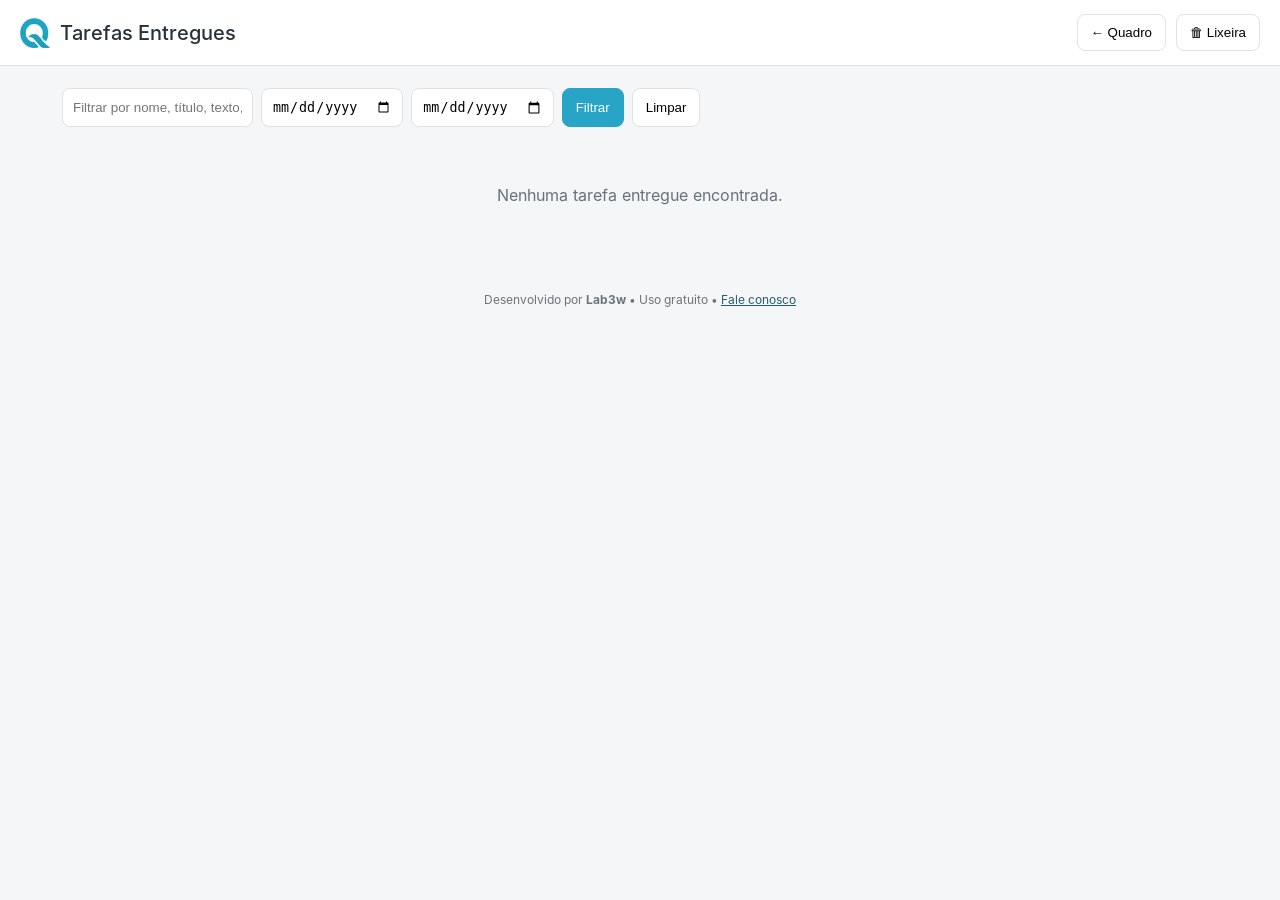
<file: website/QUADROFLOW_FINAL_COMPLETO 2/pwa/entregues.html>
<!doctype html><html lang="pt-BR"><head><meta charset="utf-8"><meta name="viewport" content="width=device-width,initial-scale=1"><link rel="manifest" href="manifest.json">
<meta name="theme-color" content="#28A5C6">
<link rel="apple-touch-icon" href="quadroflow-icon-192.png">
<title>QuadroFlow — Tarefas Entregues</title><style>
:root{--bg:#f5f6f8;--line:#dde2e6;--text:#27313a;--brand:#28A5C6;--lilac:#DCCFED}*{box-sizing:border-box}body{margin:0;background:var(--bg);color:var(--text);font-family:Inter,Arial,sans-serif}.top{background:#fff;border-bottom:1px solid var(--line);padding:14px 20px;display:flex;align-items:center;gap:10px;position:sticky;top:0}.top img{width:30px;height:30px}.top h1{font-size:20px;margin:0;font-weight:500}.wrap{padding:22px;max-width:1200px;margin:auto}.bar{display:flex;gap:8px;flex-wrap:wrap;margin-bottom:18px}.bar input,.bar select{padding:10px;border:1px solid var(--line);border-radius:8px;background:#fff}.btn{padding:10px 13px;border:1px solid var(--line);border-radius:8px;background:#fff;cursor:pointer}.btn.primary{background:var(--brand);color:#fff;border-color:var(--brand)}.grid{display:grid;grid-template-columns:repeat(auto-fit,minmax(280px,1fr));gap:14px}.card{background:var(--lilac);border-radius:12px;padding:16px;min-height:170px}.card h3{margin:0 35px 8px 0;font-size:17px}.card p{margin:0 0 12px;line-height:1.45}.meta{font-size:12px;color:#58636c;margin-top:4px}.actions{margin-top:12px;display:flex;gap:8px}.empty{padding:40px;text-align:center;color:#67727b}.foot{text-align:center;padding:25px;font-size:12px;color:#6b747b}a{color:#245e6e}
@font-face{font-family:'Inter';src:url('./fonts/Inter-Regular.otf') format('opentype');font-weight:400;font-style:normal;font-display:swap}@font-face{font-family:'Inter';src:url('./fonts/Inter-Medium.otf') format('opentype');font-weight:500;font-style:normal;font-display:swap}@font-face{font-family:'Inter';src:url('./fonts/Inter-SemiBold.otf') format('opentype');font-weight:600;font-style:normal;font-display:swap}@font-face{font-family:'Inter';src:url('./fonts/Inter-Bold.otf') format('opentype');font-weight:700;font-style:normal;font-display:swap}</style></head><body><header class="top"><img src="logo-quadroflow.png"><h1>Tarefas Entregues</h1><span style="flex:1"></span><button class="btn" onclick="location.href='QuadroFlow.html'">← Quadro</button><button class="btn" onclick="location.href='lixeira.html'">🗑 Lixeira</button></header><main class="wrap"><div class="bar"><input id="q" placeholder="Filtrar por nome, título, texto, cliente, prioridade, URL, arquivo..."><input id="from" type="date"><input id="to" type="date"><button class="btn primary" id="filter">Filtrar</button><button class="btn" id="clear">Limpar</button></div><div id="grid" class="grid"></div></main><footer class="foot">Desenvolvido por <strong>Lab3w</strong> • Uso gratuito • <a href="https://wa.me/5511990054049?text=seja%20bem-vindo%20como%20posso%20ajuda-lo%3F" target="_blank">Fale conosco</a></footer><script src="qf-storage.js"></script>
<script>
const A='quadrowflow-delivered-v1',T='quadrowflow-trash-v1';let archive=[],trash=[];async function initStorage(){try{const d=await QFStorage.getData();if(Array.isArray(d.archive)||Array.isArray(d.trash)){archive=Array.isArray(d.archive)?d.archive:[];trash=Array.isArray(d.trash)?d.trash:[];return true}}catch(e){}try{archive=JSON.parse(localStorage.getItem(A)||'[]');trash=JSON.parse(localStorage.getItem(T)||'[]')}catch(e){}return false}
const esc=s=>String(s??'').replace(/[&<>"']/g,m=>({'&':'&amp;','<':'&lt;','>':'&gt;','"':'&quot;',"'":'&#039;'}[m]));const dt=v=>{const d=new Date(v);return d.toLocaleDateString('pt-BR')+', '+d.toLocaleTimeString('pt-BR',{hour:'2-digit',minute:'2-digit'})};
function matches(n){const q=(document.getElementById('q').value||'').trim().toLowerCase(),f=document.getElementById('from').value,t=document.getElementById('to').value;const hay=[n.title,n.text,n.client,n.priority,(n.urls||[]).join(' '),(n.attachments||[]).map(x=>x.name).join(' ')].filter(Boolean).join(' ').toLowerCase();const d=new Date(n.archivedAt||n.deliveredAt||n.createdAt).toISOString().slice(0,10);return(!q||hay.includes(q))&&(!f||d>=f)&&(!t||d<=t)}
async function save(){try{await QFStorage.saveData({state:JSON.parse(localStorage.getItem('quadrowflow-v7')||'[]'),archive,trash})}catch(e){localStorage.setItem(A,JSON.stringify(archive));localStorage.setItem(T,JSON.stringify(trash))}}
function render(){const g=document.getElementById('grid'),list=archive.filter(matches).slice().reverse();if(!list.length){g.innerHTML='<div class="empty">Nenhuma tarefa entregue encontrada.</div>';return}g.innerHTML=list.map(n=>`<article class="card"><h3>${esc(n.title)}</h3><p>${esc(n.text)}</p>${n.client?`<div class="meta">Cliente: ${esc(n.client)}</div>`:''}<div class="meta">Prioridade: ${esc(n.priority||'Média')}</div><div class="meta">Entregue/arquivada em ${dt(n.archivedAt||n.deliveredAt)}</div><div class="meta">Criada em ${dt(n.createdAt)}</div><div class="actions"><button class="btn" data-view="${esc(n.id)}">Ver detalhes</button><button class="btn" data-trash="${esc(n.id)}">🗑 Enviar para a lixeira</button></div></article>`).join('');g.querySelectorAll('[data-view]').forEach(b=>b.onclick=()=>{const n=archive.find(x=>x.id===b.dataset.view);showDetail(n)});g.querySelectorAll('[data-trash]').forEach(b=>b.onclick=()=>trashItem(b.dataset.trash))}
async function showDetail(n){if(!n)return;const urls=(n.urls||[]).map(u=>u).filter(Boolean);const fileUrls=[];for(const x of (n.attachments||[])){try{const u=await QFStorage.objectUrl(x);fileUrls.push({name:x.name||'Arquivo',url:u})}catch(_){fileUrls.push({name:x.name||'Arquivo',url:''})}}const fileText=fileUrls.filter(x=>x.url).map(x=>`${x.name}: ${x.url}`).join('\n');alert(`Título: ${n.title}\n\n${n.text}\n\nCliente: ${n.client||'-'}\nCriado: ${dt(n.createdAt)}\nArquivado: ${dt(n.archivedAt||n.deliveredAt)}${urls.length?'\n\nURLs: '+urls.join(', '):''}${fileUrls.length?'\n\nArquivos: '+fileUrls.map(x=>x.name).join(', '):''}${fileText?'\n\nPré-visualização técnica disponível no navegador.':''}`)}
function trashItem(id){const i=archive.findIndex(n=>n.id===id);if(i<0)return;if(!confirm('Enviar esta tarefa para a lixeira?'))return;const n=archive.splice(i,1)[0];trash.push({...n,trashAt:new Date().toISOString(),fromColumnTitle:'Tarefa entregue'});save().then(render)}
document.getElementById('filter').onclick=render;document.getElementById('clear').onclick=()=>{q.value='';from.value='';to.value='';render()};initStorage().then(render);
</script><script>
if('serviceWorker' in navigator && (location.protocol==='https:' || location.hostname==='localhost' || location.hostname==='127.0.0.1')){window.addEventListener('load',()=>navigator.serviceWorker.register('./service-worker.js',{scope:'./'}).catch(console.warn));}
</script>
</body></html>
</file>
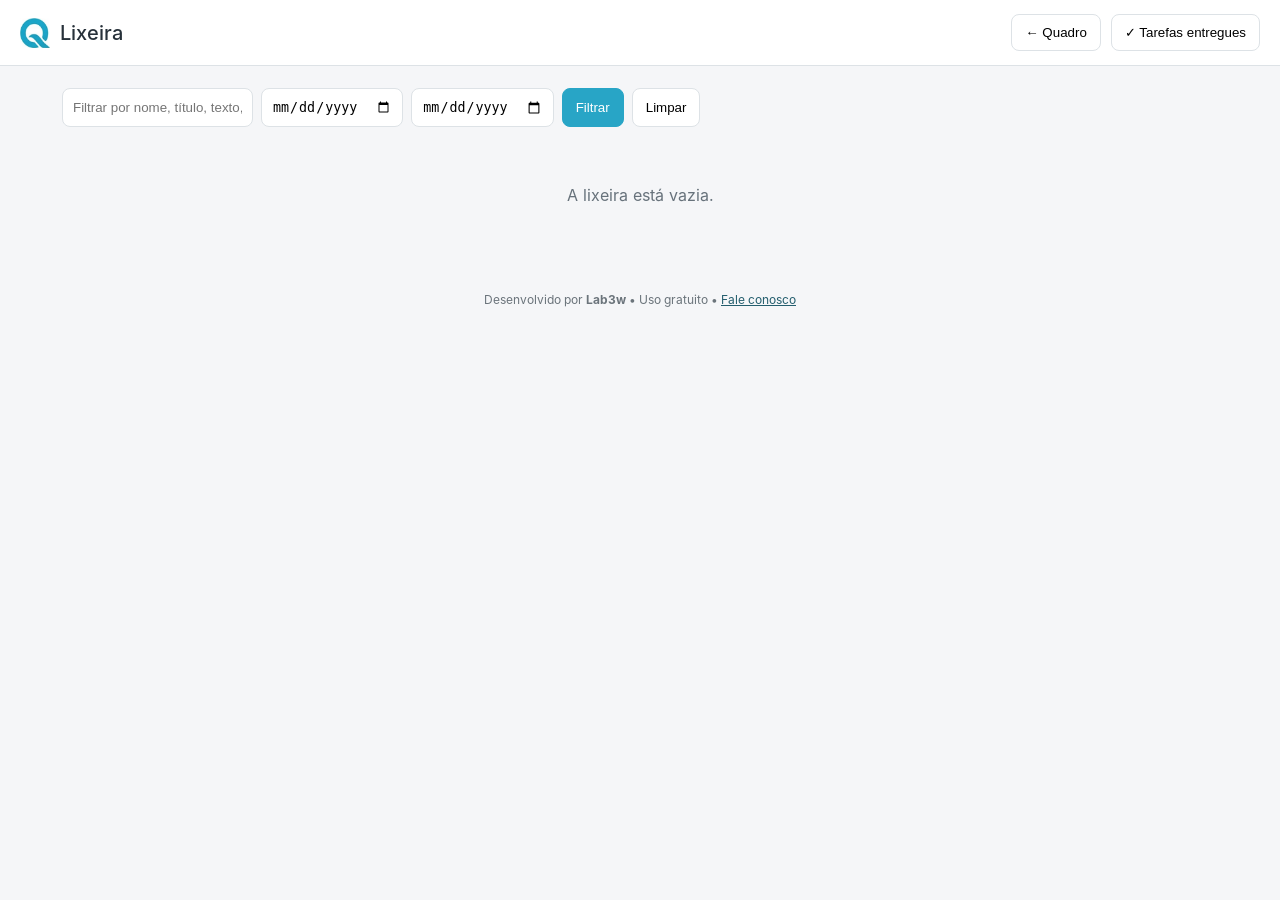
<file: website/QUADROFLOW_FINAL_COMPLETO 2/pwa/lixeira.html>
<!doctype html><html lang="pt-BR"><head><meta charset="utf-8"><meta name="viewport" content="width=device-width,initial-scale=1"><link rel="manifest" href="manifest.json">
<meta name="theme-color" content="#28A5C6">
<link rel="apple-touch-icon" href="quadroflow-icon-192.png">
<title>QuadroFlow — Lixeira</title><style>
:root{--bg:#f5f6f8;--line:#dde2e6;--text:#27313a;--brand:#28A5C6}*{box-sizing:border-box}body{margin:0;background:var(--bg);color:var(--text);font-family:Inter,Arial,sans-serif}.top{background:#fff;border-bottom:1px solid var(--line);padding:14px 20px;display:flex;align-items:center;gap:10px;position:sticky;top:0}.top img{width:30px;height:30px}.top h1{font-size:20px;margin:0;font-weight:500}.wrap{padding:22px;max-width:1200px;margin:auto}.bar{display:flex;gap:8px;flex-wrap:wrap;margin-bottom:18px}.bar input{padding:10px;border:1px solid var(--line);border-radius:8px}.btn{padding:10px 13px;border:1px solid var(--line);border-radius:8px;background:#fff;cursor:pointer}.btn.primary{background:var(--brand);color:#fff;border-color:var(--brand)}.btn.danger{background:#f4d2d2;border-color:#e4a2a2}.grid{display:grid;grid-template-columns:repeat(auto-fit,minmax(280px,1fr));gap:14px}.card{background:#fff;border:1px solid var(--line);border-radius:12px;padding:16px}.card h3{margin:0 35px 8px 0;font-size:17px}.card p{margin:0 0 12px;line-height:1.45}.meta{font-size:12px;color:#58636c}.actions{margin-top:12px;display:flex;gap:8px;flex-wrap:wrap}.empty{padding:40px;text-align:center;color:#67727b}.foot{text-align:center;padding:25px;font-size:12px;color:#6b747b}a{color:#245e6e}
@font-face{font-family:'Inter';src:url('./fonts/Inter-Regular.otf') format('opentype');font-weight:400;font-style:normal;font-display:swap}@font-face{font-family:'Inter';src:url('./fonts/Inter-Medium.otf') format('opentype');font-weight:500;font-style:normal;font-display:swap}@font-face{font-family:'Inter';src:url('./fonts/Inter-SemiBold.otf') format('opentype');font-weight:600;font-style:normal;font-display:swap}@font-face{font-family:'Inter';src:url('./fonts/Inter-Bold.otf') format('opentype');font-weight:700;font-style:normal;font-display:swap}</style></head><body><header class="top"><img src="logo-quadroflow.png"><h1>Lixeira</h1><span style="flex:1"></span><button class="btn" onclick="location.href='QuadroFlow.html'">← Quadro</button><button class="btn" onclick="location.href='entregues.html'">✓ Tarefas entregues</button></header><main class="wrap"><div class="bar"><input id="q" placeholder="Filtrar por nome, título, texto, cliente, prioridade, URL, arquivo..."><input id="from" type="date"><input id="to" type="date"><button class="btn primary" id="filter">Filtrar</button><button class="btn" id="clear">Limpar</button></div><div id="grid" class="grid"></div></main><footer class="foot">Desenvolvido por <strong>Lab3w</strong> • Uso gratuito • <a href="https://wa.me/5511990054049?text=seja%20bem-vindo%20como%20posso%20ajuda-lo%3F" target="_blank">Fale conosco</a></footer><script src="qf-storage.js"></script>
<script>
const K='quadrowflow-v7',T='quadrowflow-trash-v1',A='quadrowflow-delivered-v1';let state=[],trash=[];async function initStorage(){try{const d=await QFStorage.getData();if(Array.isArray(d.state)||Array.isArray(d.trash)){state=Array.isArray(d.state)?d.state:[];trash=Array.isArray(d.trash)?d.trash:[];return true}}catch(e){}try{state=JSON.parse(localStorage.getItem(K)||'[]');trash=JSON.parse(localStorage.getItem(T)||'[]')}catch(e){}return false}
const esc=s=>String(s??'').replace(/[&<>"']/g,m=>({'&':'&amp;','<':'&lt;','>':'&gt;','"':'&quot;',"'":'&#039;'}[m]));const dt=v=>{const d=new Date(v);return d.toLocaleDateString('pt-BR')+', '+d.toLocaleTimeString('pt-BR',{hour:'2-digit',minute:'2-digit'})};
async function save(){try{await QFStorage.saveData({state,archive:JSON.parse(localStorage.getItem(A)||'[]'),trash})}catch(e){localStorage.setItem(K,JSON.stringify(state));localStorage.setItem(T,JSON.stringify(trash));localStorage.setItem(A,localStorage.getItem(A)||'[]')}}
function matches(n){const q=(document.getElementById('q').value||'').trim().toLowerCase(),f=document.getElementById('from').value,t=document.getElementById('to').value;const hay=[n.title,n.text,n.client,n.priority,(n.urls||[]).join(' '),(n.attachments||[]).map(x=>x.name).join(' ')].filter(Boolean).join(' ').toLowerCase();const d=new Date(n.trashAt||n.createdAt).toISOString().slice(0,10);return(!q||hay.includes(q))&&(!f||d>=f)&&(!t||d<=t)}
function render(){const g=document.getElementById('grid'),list=trash.filter(matches).slice().reverse();if(!list.length){g.innerHTML='<div class="empty">A lixeira está vazia.</div>';return}g.innerHTML=list.map(n=>`<article class="card"><h3>${esc(n.title)}</h3><p>${esc(n.text)}</p>${n.client?`<div class="meta">Cliente: ${esc(n.client)}</div>`:''}<div class="meta">Excluída em ${dt(n.trashAt)}</div><div class="meta">Origem: ${esc(n.fromColumnTitle||'Quadrante de origem')}</div><div class="actions"><button class="btn" data-back="${esc(n.id)}">Voltar</button><button class="btn danger" data-del="${esc(n.id)}">Excluir</button></div></article>`).join('');g.querySelectorAll('[data-back]').forEach(b=>b.onclick=()=>restore(b.dataset.back));g.querySelectorAll('[data-del]').forEach(b=>b.onclick=()=>removeForever(b.dataset.del))}
function restore(id){const i=trash.findIndex(n=>n.id===id);if(i<0)return;const n=trash.splice(i,1)[0];let target=state.find(c=>c.id===n.fromColumnId);if(!target)target=state.find(c=>c.status==='todo')||state[0];if(target){const FIXED_COLORS={todo:'#F6E7A8',start:'#CFE5C5',production:'#C9DDE8',done:'#EBC9D0',delivered:'#DCCFED'};n.color=FIXED_COLORS[target.status]||target.color||'#E8E8E8';delete n.trashAt;delete n.archivedAt;delete n.fromColumnTitle;target.notes=target.notes||[];target.notes.push(n)}save().then(()=>{render();alert('Tarefa restaurada no quadrante de origem disponível. A cor foi recalculada pelo quadrante.')})}
function removeForever(id){const i=trash.findIndex(n=>n.id===id);if(i<0)return;if(!confirm('Excluir definitivamente esta tarefa?'))return;trash.splice(i,1);save().then(render)}
document.getElementById('filter').onclick=render;document.getElementById('clear').onclick=()=>{q.value='';from.value='';to.value='';render()};initStorage().then(render);
</script><script>
if('serviceWorker' in navigator && (location.protocol==='https:' || location.hostname==='localhost' || location.hostname==='127.0.0.1')){window.addEventListener('load',()=>navigator.serviceWorker.register('./service-worker.js',{scope:'./'}).catch(console.warn));}
</script>
</body></html>
</file>
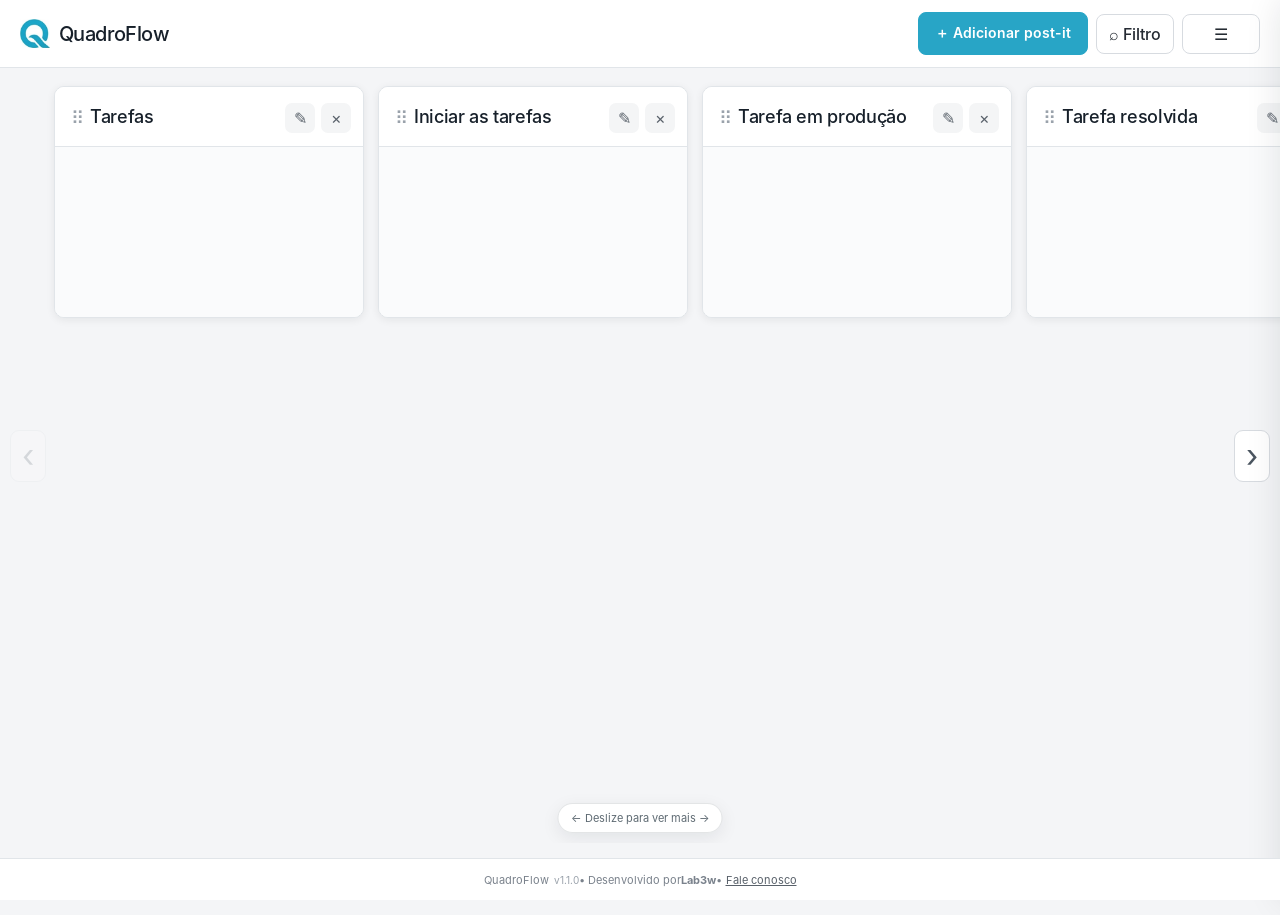
<file: website/QUADROFLOW_FINAL_COMPLETO 2/pwa/QuadroFlow.html>
<!doctype html>
<html lang="pt-BR">
<head>
<meta charset="utf-8">
<meta name="viewport" content="width=device-width, initial-scale=1">
<title>QuadroFlow</title>
<link rel="manifest" href="manifest.json">
<meta name="theme-color" content="#28A5C6">
<meta name="application-name" content="QuadroFlow">
<meta name="apple-mobile-web-app-capable" content="yes">
<meta name="apple-mobile-web-app-status-bar-style" content="default">
<meta name="apple-mobile-web-app-title" content="QuadroFlow">
<link rel="apple-touch-icon" href="quadroflow-icon-192.png">

<link rel="icon" href="[data-uri]">
<style>
:root{--bg:#f4f5f7;--surface:#fff;--panel:#fafbfc;--line:#e1e5e9;--text:#17202a;--muted:#727b84;--gold:#E9BA2D;--danger:#e99a9a;--colw:310px;--gap:14px}
*{box-sizing:border-box}html,body{margin:0;min-height:100%;background:var(--bg);color:var(--text);font-family:'Inter',Arial,sans-serif}body{padding-bottom:42px;overflow-x:hidden}
button,input,textarea{font:inherit}button{cursor:pointer}
.toolbar{position:sticky;top:0;z-index:30;background:rgba(255,255,255,.97);border-bottom:1px solid var(--line);min-height:68px;padding:10px 20px;display:flex;align-items:center;gap:8px}
.brand{display:flex;align-items:center;gap:9px;min-width:160px}.brand img{width:30px;height:30px;object-fit:contain;box-shadow:none;filter:none}.brand-name{font-size:20px;font-weight:500;letter-spacing:-.03em}.toolbar-spacer{flex:1}
.btn{border:1px solid #d7dbe0;background:#fff;color:#252b33;border-radius:8px;padding:9px 12px;font-weight:500;transition:.12s ease}.btn:hover{transform:translateY(-1px)}
.btn.primary{background:var(--gold);border-color:var(--gold);color:#17202a}.btn.add-top{font-size:14px;font-weight:600;padding:11px 16px}
.board-wrap{position:relative;width:100%}
.board{display:flex;gap:var(--gap);padding:18px 54px 28px;width:100%;min-height:calc(100vh - 110px);overflow-x:auto;overflow-y:visible;scroll-behavior:smooth;scrollbar-width:auto;-ms-overflow-style:none;align-items:flex-start}
.board::-webkit-scrollbar{width:9px;height:9px}.board::-webkit-scrollbar-track{background:var(--bg)}.board::-webkit-scrollbar-thumb{background:var(--bg);border-radius:10px}
.board:not(.has-overflow) .column{flex:1 1 0;width:0;min-width:0}
.board.has-overflow .column{flex:0 0 var(--colw);width:var(--colw);min-width:var(--colw)}
.column{background:var(--surface);border:1px solid var(--line);border-radius:10px;overflow:hidden;box-shadow:0 2px 8px rgba(18,24,32,.07)}
.colhead{min-height:60px;padding:13px 12px 11px 16px;border-bottom:1px solid var(--line);display:flex;align-items:center;gap:6px;background:#fff}
.coltitle{flex:1;min-width:0;font-size:18px;font-weight:500;text-align:left;letter-spacing:-.02em;line-height:1.25;cursor:pointer}
.headbtn{width:30px;height:30px;border:0;border-radius:7px;background:#f4f5f6;color:#59616a;box-shadow:none;font-size:16px}
.notes{min-height:170px;padding:12px;background:var(--panel);display:flex;flex-direction:column;gap:10px}.notes.dragover{outline:2px dashed #aab2ba;outline-offset:-4px}
.note{position:relative;min-height:112px;border-radius:7px;padding:15px 15px 13px;cursor:grab;user-select:none;box-shadow:0 2px 6px rgba(18,24,32,.11)}.note.dragging{opacity:.38}
.note h3{margin:0 58px 8px 0;font-size:17px;font-weight:500;text-align:left;line-height:1.3;letter-spacing:-.01em}.note p{margin:0;font-size:15px;font-weight:300;text-align:left;line-height:1.5;color:#303740;white-space:pre-wrap}
.meta{margin-top:12px;font-size:11px;font-weight:300;color:#4e5862;line-height:1.4}.note-actions{position:absolute;right:7px;top:7px;display:flex;gap:4px}.note-actions button{width:25px;height:25px;border:0;border-radius:7px;background:rgba(255,255,255,.6);color:#4e5862;display:inline-flex;align-items:center;justify-content:center;padding:0;line-height:1}.note-actions .edit,.note-actions .trash{font-size:14px}.note-actions .trash{transform:scale(.78);transform-origin:center}
.note-media{display:flex;gap:7px;flex-wrap:wrap;margin-top:10px}.note-media img{width:54px;height:54px;border-radius:6px;object-fit:cover;border:1px solid rgba(0,0,0,.08)}
.note-link{display:inline-block;margin-top:9px;font-size:12px;color:#44566c;text-decoration:underline;word-break:break-all}
.nav-arrow{position:absolute;top:50%;transform:translateY(-50%);z-index:15;width:36px;height:52px;border:1px solid #d7dbe0;border-radius:9px;background:#fff;color:#4b5560;display:flex;align-items:center;justify-content:center;font-size:32px;line-height:1;box-shadow:none}
.nav-arrow.left{left:10px}.nav-arrow.right{right:10px}.nav-arrow:disabled{opacity:.18;cursor:default}
.footer{position:fixed;left:0;right:0;bottom:0;height:42px;z-index:40;display:flex;align-items:center;justify-content:center;background:#fff;border-top:1px solid var(--line);color:#7a828c;font-size:11px;font-weight:300}
.footer a{color:#59616a;text-decoration:underline;margin-left:4px}
.toast{position:fixed;right:18px;bottom:56px;z-index:120;background:#17202a;color:#fff;padding:11px 15px;border-radius:9px;opacity:0;pointer-events:none;transition:.18s ease}.toast.show{opacity:1}
.modal-bg{position:fixed;inset:0;background:rgba(0,0,0,.48);display:none;align-items:center;justify-content:center;z-index:100}.modal-bg.show{display:flex}
.modal{width:min(94vw,620px);max-height:88vh;overflow:auto;background:#fff;border-radius:14px;padding:22px;box-shadow:0 18px 60px rgba(0,0,0,.2)}
.modal h2{margin:0 0 14px;font-size:20px;font-weight:500}.modal p{font-size:15px;font-weight:300;line-height:1.5;color:#4b5560}
.field{margin:11px 0}.field label{display:block;margin-bottom:5px;font-size:13px;font-weight:500}.field input,.field textarea{width:100%;padding:10px;border:1px solid #ccd2d8;border-radius:8px;outline:none;background:#fff}.field textarea{min-height:120px;resize:vertical}
.attach-row{display:flex;align-items:center;gap:8px;flex-wrap:wrap}.attach-list{display:grid;grid-template-columns:repeat(auto-fill,minmax(90px,1fr));gap:8px;margin-top:9px}
.attach-item{position:relative;border:1px solid var(--line);border-radius:8px;padding:5px;background:#fafafa}.attach-item img{display:block;width:100%;height:76px;object-fit:cover;border-radius:5px}.attach-item button{position:absolute;right:4px;top:4px;border:0;border-radius:50%;width:22px;height:22px;background:rgba(255,255,255,.9);color:#333}
.modal-actions{display:flex;justify-content:flex-end;gap:8px;margin-top:18px}
.trash-page{display:none;max-width:1200px;margin:0 auto;padding:26px 20px 50px}.trash-page.show{display:block}.trash-header{display:flex;align-items:center;gap:10px;margin-bottom:16px}.trash-header h2{margin:0;font-size:24px;font-weight:500}
.trash-empty{background:#fff;border:1px solid var(--line);border-radius:10px;padding:24px;color:var(--muted)}.trash-grid{display:grid;grid-template-columns:repeat(auto-fill,minmax(260px,1fr));gap:12px}
.trash-card{background:#fff;border:1px solid var(--line);border-radius:10px;padding:15px;cursor:pointer;box-shadow:0 2px 7px rgba(18,24,32,.06)}.trash-card h3{margin:0 0 7px;font-size:17px;font-weight:500}.trash-card p{margin:0;color:#4b5560;font-size:14px;font-weight:300;line-height:1.45;display:-webkit-box;-webkit-line-clamp:4;-webkit-box-orient:vertical;overflow:hidden}
.detail-view{max-width:800px;margin:0 auto;padding:26px 20px 60px;display:none}.detail-view.show{display:block}.detail-card{background:#fff;border:1px solid var(--line);border-radius:12px;padding:22px}.detail-card h2{font-size:24px;font-weight:500;margin:0 0 10px}.detail-card p{font-size:15px;font-weight:300;white-space:pre-wrap;line-height:1.55}.detail-images{display:grid;grid-template-columns:repeat(auto-fill,minmax(160px,1fr));gap:10px;margin-top:16px}.detail-images img{width:100%;height:180px;object-fit:cover;border-radius:8px;border:1px solid var(--line)}.detail-link{margin-top:14px}.detail-link a{word-break:break-all;color:#44566c}
@media(max-width:1050px){.board:not(.has-overflow) .column{flex:1 1 calc(50% - 7px);width:auto}.board.has-overflow .column{flex-basis:300px;width:300px;min-width:300px}}
@media(max-width:680px){.toolbar{padding:10px 12px;gap:7px;flex-wrap:wrap}.brand{min-width:auto}.brand-name{font-size:19px}.toolbar-spacer{display:none}.btn{padding:9px 10px}.btn.add-top{font-size:13px}.board{padding:14px 45px 24px;min-height:calc(100vh - 124px)}.board:not(.has-overflow) .column{flex:1 1 100%;width:auto}.board.has-overflow .column{flex-basis:82vw;width:82vw;min-width:82vw}.nav-arrow{width:32px;height:48px;font-size:29px}.nav-arrow.left{left:5px}.nav-arrow.right{right:5px}.footer{font-size:10px}}
@media print{.toolbar,.nav-arrow,.footer,.modal-bg,.trash-page,.detail-view{display:none!important}.board{display:grid!important;grid-template-columns:repeat(2,1fr)!important;overflow:visible!important;padding:0!important}.column{width:auto!important;min-width:0!important;box-shadow:none;break-inside:avoid}.notes{background:#fff}}

/* QUADROFLOW SCROLL FIX */
.board{display:flex!important;flex-wrap:nowrap!important;overflow-x:auto!important;overflow-y:visible!important;width:100%!important;max-width:none!important;scrollbar-width:none!important;-ms-overflow-style:none!important;scroll-behavior:smooth!important;touch-action:pan-x!important}
.board::-webkit-scrollbar{width:9px;height:9px!important}.board::-webkit-scrollbar-track{background:var(--bg)!important}.board::-webkit-scrollbar-thumb{background:var(--bg)!important;border-radius:10px}
.board:not(.has-overflow) .column{flex:1 1 0!important;min-width:0!important;width:auto!important}
.board.has-overflow .column{flex:0 0 clamp(285px,30vw,330px)!important;width:clamp(285px,30vw,330px)!important;min-width:clamp(285px,30vw,330px)!important}
.nav-arrow{z-index:60!important;pointer-events:auto!important;box-shadow:none!important;filter:none!important}

/* QuadroFlow v5 additions */
.filter-bar{display:flex;align-items:center;gap:9px;flex-wrap:wrap;padding:10px 54px;background:#fff;border-bottom:1px solid var(--line)}
.filter-title{font-size:13px;font-weight:500}.filter-bar input{height:34px;border:1px solid #d7dbe0;border-radius:7px;padding:6px 9px;background:#fff;font-size:13px;min-width:180px}.filter-bar label{display:flex;align-items:center;gap:5px;font-size:12px;font-weight:500;color:#68717b}.filter-bar label input{min-width:135px}
.col-drag{color:#9aa2ab;font-size:18px;cursor:grab;line-height:1}.column-dragging{opacity:.45}.column-target{outline:2px dashed #aab2ba;outline-offset:2px}
@media(max-width:680px){.filter-bar{padding:9px 12px}.filter-bar input,.filter-bar label input{min-width:130px;flex:1}}


/* ===== QUADROFLOW FINAL — QUADRANTES + SCROLL ===== */
#boardView{display:block!important;width:100%!important}
.board-wrap{position:relative!important;width:100%!important;overflow:hidden!important}
#board{
  display:flex!important;flex-direction:row!important;flex-wrap:nowrap!important;
  align-items:flex-start!important;gap:14px!important;width:100%!important;
  max-width:none!important;min-height:calc(100vh - 125px)!important;
  margin:0!important;padding:18px 54px 28px!important;
  overflow-x:auto!important;overflow-y:visible!important;
  scrollbar-color:var(--bg) var(--bg)!important;scrollbar-width:auto!important;
  scroll-behavior:smooth!important;touch-action:pan-x!important;
  visibility:visible!important;opacity:1!important;
}
#board::-webkit-scrollbar{height:9px!important;width:9px!important}
#board::-webkit-scrollbar-track{background:var(--bg)!important}
#board::-webkit-scrollbar-thumb{background:var(--bg)!important;border-radius:9px!important}
#board::-webkit-scrollbar-corner{background:var(--bg)!important}
#board .column{display:block!important;visibility:visible!important;opacity:1!important;box-sizing:border-box!important;flex:1 1 0!important;width:auto!important;min-width:0!important}
#board.has-overflow .column{flex:0 0 310px!important;width:310px!important;min-width:310px!important}
.nav-arrow{box-shadow:none!important;filter:none!important;z-index:20!important}
.note-actions .trash{box-shadow:none!important;filter:none!important}
@media(max-width:1050px){#board.has-overflow .column{flex:0 0 300px!important;width:300px!important;min-width:300px!important}}
@media(max-width:680px){#board{padding:14px 45px 24px!important}#board.has-overflow .column{flex:0 0 82vw!important;width:82vw!important;min-width:82vw!important}}


/* FINAL AJUSTES COMBINADOS — SCROLL + FILTRO */
#board{display:flex!important;flex-direction:row!important;flex-wrap:nowrap!important;gap:14px!important;width:100%!important;max-width:none!important;overflow-x:auto!important;overflow-y:visible!important;scroll-behavior:smooth!important;touch-action:pan-x!important;scrollbar-width:auto!important;scrollbar-color:var(--bg) var(--bg)!important}
#board::-webkit-scrollbar{height:9px!important;width:9px!important}
#board::-webkit-scrollbar-track{background:var(--bg)!important}
#board::-webkit-scrollbar-thumb{background:var(--bg)!important;border-radius:9px!important}
#board::-webkit-scrollbar-corner{background:var(--bg)!important}
#board:not(.has-overflow) .column{flex:1 1 0!important;width:auto!important;min-width:0!important}
#board.has-overflow .column{flex:0 0 310px!important;width:310px!important;min-width:310px!important}
.filter-bar #applyFiltersBtn{font-weight:600}
</style>

<style id="qf-final-clean-overrides">
:root{--qf-brand:#28A5C6}
#addTop,#applyFiltersBtn{background:var(--qf-brand)!important;border-color:var(--qf-brand)!important;color:#fff!important}
.hamburger-qf{display:none;width:40px;height:40px;padding:0;border:1px solid #d7dbe0;border-radius:9px;background:#fff;align-items:center;justify-content:center;flex-direction:column;gap:4px;cursor:pointer;flex:0 0 auto}
.hamburger-qf span{width:18px;height:2px;background:#4b5560;border-radius:2px;display:block}
.mobile-menu-qf{display:none;position:absolute;right:12px;top:58px;z-index:9999;min-width:210px;padding:8px;gap:7px;background:#fff;border:1px solid var(--line);border-radius:10px;box-shadow:0 10px 30px rgba(18,24,32,.12)}
.mobile-menu-qf.show{display:flex;flex-direction:column}.mobile-menu-qf .btn{width:100%;text-align:left}
#board.qf-compact{overflow-x:hidden!important}.board-wrap:has(#board.qf-compact){overflow:hidden!important}
#board.qf-compact .column{flex:1 1 0!important;width:auto!important;min-width:0!important}
#board.qf-scroll{overflow-x:auto!important;overflow-y:visible!important;scrollbar-width:auto!important;scrollbar-color:var(--bg) var(--bg)!important}
#board.qf-scroll .column{flex:0 0 310px!important;width:310px!important;min-width:310px!important}
#board.qf-scroll::-webkit-scrollbar{height:9px!important}#board.qf-scroll::-webkit-scrollbar-track{background:var(--bg)!important}#board.qf-scroll::-webkit-scrollbar-thumb{background:var(--bg)!important;border-radius:9px!important}
@media(max-width:680px){.toolbar{position:relative!important;flex-wrap:nowrap!important;padding:10px 12px!important}.toolbar-spacer{display:block!important;flex:1!important}.qf-mobile-hide{display:none!important}.hamburger-qf{display:flex}.mobile-menu-qf{top:54px}.filter-bar{padding:9px 12px!important}#board.qf-compact .column{flex:1 1 0!important;width:auto!important;min-width:0!important}#board.qf-scroll .column{flex:0 0 310px!important;width:310px!important;min-width:310px!important}}
</style>
<style id="qf-v7-fixes">
:root{--qf-brand:#28A5C6}
#addTop,#applyFiltersBtn{background:var(--qf-brand)!important;border-color:var(--qf-brand)!important;color:#fff!important}
#board.qf-compact .column{flex:1 1 0!important;width:auto!important;min-width:0!important}
#board.qf-scroll .column{flex:0 0 310px!important;width:310px!important;min-width:310px!important}
#board.qf-scroll{overflow-x:auto!important;scrollbar-color:var(--bg) var(--bg)!important;scroll-behavior:smooth!important}
#board.qf-scroll::-webkit-scrollbar{height:9px!important}#board.qf-scroll::-webkit-scrollbar-track{background:var(--bg)!important}#board.qf-scroll::-webkit-scrollbar-thumb{background:var(--bg)!important;border-radius:9px!important}
.note-media img{cursor:zoom-in}.note-files,.note-links{display:flex;flex-direction:column;gap:4px;margin-top:7px}.file-chip{font-size:12px;text-decoration:none;color:#2e4754}.filter-results{margin:18px 54px 30px}.filter-results-head{display:flex;justify-content:space-between;align-items:center;margin-bottom:10px}.filter-result-grid{display:grid;grid-template-columns:repeat(auto-fit,minmax(240px,1fr));gap:12px}.filter-result-card{padding:14px;border:1px solid var(--line);border-radius:12px;background:#fff}.preview-image{display:block;max-width:88vw;max-height:78vh;margin:auto}.preview-close{position:absolute;right:14px;top:10px;border:0;background:transparent;font-size:30px;cursor:pointer}.attach-item{display:flex;justify-content:space-between;align-items:center;padding:6px 8px;border:1px solid var(--line);border-radius:8px;margin-top:5px}.attach-item button{border:0;background:none;cursor:pointer}.attach-preview-item{display:grid;grid-template-columns:58px 1fr auto auto;gap:8px;align-items:center}.attach-preview{width:58px;height:44px;border-radius:6px;overflow:hidden;background:#f1f1f1;display:flex;align-items:center;justify-content:center}.attach-preview-thumb{width:100%;height:100%;object-fit:cover;display:block}.attach-preview-file{font-size:11px;color:#5d6b73}.attach-name{min-width:0;overflow:hidden;text-overflow:ellipsis;white-space:nowrap}.attach-type{font-size:10px;color:#7a878e}
.hamburger-qf{display:none}.mobile-menu-qf{display:none}
@media(max-width:680px){.hamburger-qf{display:flex}.qf-mobile-hide{display:none!important}.mobile-menu-qf.show{display:flex;flex-direction:column}.filter-results{margin:14px 12px 24px}}
@media print{.filter-results{display:none!important}}
</style>

<style id="qf-v8-ui">
.note{padding:14px 14px 13px}
.note-priority{display:flex;align-items:center;gap:6px;margin:0 0 8px;min-height:8px}
.priority-dot{width:8px;height:8px;border-radius:50%;display:inline-block;flex:0 0 8px}
.priority-dot.high{background:#d93a3a}.priority-dot.medium{background:#e2b93b}.priority-dot.low{background:#55a65a}
.note-client{margin:0 0 5px;font-size:11px;font-weight:300;line-height:1.3;color:#4e5862}
.note-client:empty{display:none}
.note h3{margin:0 34px 7px 0;font-size:16px;font-weight:500;line-height:1.3;letter-spacing:0}
.note p{margin:0;font-size:13px;font-weight:400;line-height:1.48;color:#303740;white-space:pre-wrap}
.note-meta-label{font-size:11px;font-weight:300}
.note-files,.note-links{display:flex;flex-direction:column;gap:6px;margin-top:9px}
.note-attachments-grid{display:grid;grid-template-columns:repeat(auto-fill,minmax(76px,1fr));gap:7px;margin-top:9px}
.note-attachment{position:relative;border:1px solid rgba(0,0,0,.1);border-radius:7px;overflow:hidden;background:rgba(255,255,255,.35);min-height:62px}
.note-attachment-thumb{display:block;width:100%;height:70px;object-fit:cover;cursor:zoom-in}
.note-attachment-video{display:block;width:100%;height:70px;object-fit:cover;background:#111;cursor:pointer}.note-attachment-pdf{display:block;width:100%;height:110px;border:0;background:#fff}.note-attachment-open{display:block;padding:4px 6px;font-size:10px;overflow:hidden;text-overflow:ellipsis;white-space:nowrap;color:#2e4754;text-decoration:none}
.note-attachment-file{display:flex;min-height:70px;align-items:center;justify-content:center;padding:6px;text-align:center;font-size:10px;line-height:1.2;word-break:break-word;color:#2e4754;text-decoration:none}
.note-url{font-size:11px;word-break:break-all}
.priority-select{display:grid;grid-template-columns:repeat(3,1fr);gap:8px}
.priority-option{display:flex;align-items:center;gap:7px;padding:10px 9px;border:1px solid var(--line);border-radius:8px;cursor:pointer;background:#fff}
.priority-option input{margin:0}.priority-option .priority-dot{width:9px;height:9px;flex-basis:9px}
.modal .field small{display:block;margin-top:5px;color:#707981;font-size:11px;font-weight:300}
.attach-item{gap:8px}.attach-name{min-width:0;flex:1;word-break:break-word;font-size:12px}.attach-type{font-size:10px;color:#76808a}
.preview-frame{display:block;width:min(86vw,900px);height:min(78vh,720px);border:0;background:#fff;margin:auto;border-radius:8px}
.preview-video{display:block;max-width:88vw;max-height:78vh;margin:auto;background:#000;border-radius:8px}
.preview-card{width:min(86vw,520px);margin:auto;background:#fff;border-radius:12px;padding:24px;text-align:center}
.preview-card strong{display:block;font-size:16px;font-weight:500;margin-bottom:8px}.preview-card span{display:block;font-size:12px;color:#66717b;word-break:break-word}
.preview-card a{display:inline-block;margin-top:14px}
@media(max-width:680px){.priority-select{grid-template-columns:1fr}.note-attachments-grid{grid-template-columns:repeat(2,1fr)}}
</style>
<style id="qf-v8-menu-filter">
.toolbar-actions{display:flex;align-items:center;gap:8px}.toolbar-icon-btn{min-width:78px}.qf-side-menu{position:fixed;top:0;right:0;width:min(320px,88vw);height:100vh;background:#fff;border-left:1px solid var(--line);box-shadow:-14px 0 35px rgba(18,24,32,.12);z-index:3000;padding:18px;display:flex;flex-direction:column;gap:9px;transform:translateX(105%);transition:transform .22s ease}.qf-side-menu.show{transform:translateX(0)}.qf-side-head{display:flex;align-items:center;justify-content:space-between;margin-bottom:8px;font-size:17px}.qf-close{border:0;background:transparent;font-size:27px;line-height:1;cursor:pointer;color:#5c6670}.qf-side-menu .btn{width:100%;text-align:left}.qf-filter-drawer{display:block!important;padding:0!important;height:0;overflow:hidden;border:0!important;transform:translateY(-100%);opacity:0;transition:height .22s ease,transform .22s ease,opacity .18s ease}.qf-filter-drawer.show{height:72px;transform:translateY(0);opacity:1;border-bottom:1px solid var(--line)!important}.qf-filter-inner{padding:10px 54px;background:#fff;display:flex;align-items:center;gap:12px}.qf-filter-field{display:flex;align-items:center;gap:8px;flex:1;max-width:720px;height:38px;border:1px solid #d7dbe0;border-radius:8px;padding:0 10px;background:#fff}.qf-filter-field>span{color:#7a858e}.qf-filter-field input{border:0;outline:0;width:100%;height:34px;font-size:13px;background:transparent}.qf-filter-field button{border:0;background:transparent;font-size:20px;color:#7a858e;cursor:pointer}.qf-filter-drawer .filter-title{white-space:nowrap}.qf-filter-drawer+ .board-wrap{transition:none}@media(max-width:680px){.toolbar-actions{gap:5px}.toolbar-icon-btn{min-width:auto;padding:9px 10px}.qf-filter-drawer.show{height:68px}.qf-filter-inner{padding:9px 12px;gap:8px}.qf-filter-drawer .filter-title{display:none}.qf-side-menu{width:min(310px,90vw)}}
</style>

<style id="qf-final-navigation">
.manage-col-list{display:flex;flex-direction:column;gap:8px;max-height:52vh;overflow:auto;margin:12px 0}.manage-col-row{display:flex;align-items:center;gap:9px;padding:10px;border:1px solid var(--line);border-radius:9px;background:#fff}.manage-col-color{width:14px;height:14px;border-radius:50%;border:1px solid rgba(0,0,0,.08);flex:0 0 14px}.manage-col-row strong{font-size:13px;font-weight:500;flex:1;min-width:0;overflow:hidden;text-overflow:ellipsis;white-space:nowrap}.manage-col-actions{display:flex;gap:6px}.manage-col-actions .btn{padding:7px 9px;font-size:11px}.manage-intro{font-size:12px;line-height:1.55;color:#68757c}.manage-empty{font-size:12px;color:#68757c;border:1px dashed var(--line);padding:16px;border-radius:9px;text-align:center}

.qf-scroll-hint{position:absolute;left:50%;bottom:10px;transform:translateX(-50%);padding:7px 12px;border:1px solid rgba(31,41,51,.12);border-radius:999px;background:rgba(255,255,255,.92);box-shadow:0 5px 18px rgba(18,24,32,.08);font-size:11px;color:#5f6b73;pointer-events:none;opacity:0;transition:opacity .2s ease;z-index:20;white-space:nowrap}.qf-scroll-hint.show{opacity:1}.qf-scroll-hint.hide{opacity:0}@media(max-width:680px){.qf-scroll-hint{bottom:7px;font-size:10px;padding:6px 10px}}
</style>

<style id="qf-print-v2">
#printSheet{display:none}
@media print{
  @page{size:A4 portrait;margin:12mm 12mm 14mm}
  html,body{background:#fff!important}
  body{-webkit-print-color-adjust:exact!important;print-color-adjust:exact!important}
  .toolbar,.board-wrap,.footer,.modal-bg,.qf-side-menu,.qf-filter-drawer,.filter-results,.nav-arrow{display:none!important}
  #printSheet{display:block!important;width:100%;color:#1f2933;font-family:-apple-system,BlinkMacSystemFont,"Segoe UI",Arial,sans-serif}
  #printSheet *{-webkit-print-color-adjust:exact!important;print-color-adjust:exact!important}
  .print-header{display:flex;justify-content:space-between;align-items:flex-end;border-bottom:2px solid #1f2933;padding-bottom:8px;margin-bottom:14px}
  .print-brand{font-size:22px;font-weight:600;letter-spacing:-.3px}
  .print-subtitle{font-size:11px;color:#68727b;margin-top:2px}
  .print-date{font-size:10px;color:#68727b;text-align:right}
  .print-column{margin:0 0 14px;border:1px solid #d9dde1;border-radius:7px;overflow:hidden;break-inside:auto}
  .print-column-head{display:flex;align-items:center;gap:8px;padding:7px 9px;font-size:13px;font-weight:600;border-left:7px solid var(--print-color);background:var(--print-color);color:#26313a}
  .print-column-count{font-size:10px;font-weight:400;opacity:.72;margin-left:auto}
  .print-task{display:grid;grid-template-columns:18px 1fr auto;gap:9px;align-items:start;padding:9px 10px;border-top:1px solid #e3e6e8;background:#fff;break-inside:avoid}
  .print-check{width:14px;height:14px;border:1.5px solid #4d5962;border-radius:2px;margin-top:2px;background:#fff;box-sizing:border-box}
  .print-task-main{min-width:0}
  .print-task-title{font-size:12.5px;font-weight:600;line-height:1.3;color:#202a32}
  .print-task-client{font-size:9.5px;font-weight:300;color:#5d6870;margin-top:2px}
  .print-task-text{font-size:10.5px;line-height:1.35;color:#46515a;margin-top:4px;white-space:pre-wrap}
  .print-task-priority{display:flex;align-items:center;gap:4px;font-size:9px;color:#66717a;white-space:nowrap;padding-top:1px}
  .print-priority-dot{width:7px;height:7px;border-radius:50%;display:inline-block}
  .print-priority-dot.high{background:#d93a3a}.print-priority-dot.medium{background:#e2b93b}.print-priority-dot.low{background:#55a65a}
  .print-empty{font-size:10px;color:#7a848c;padding:10px}
  .print-footer{margin-top:14px;padding-top:6px;border-top:1px solid #d9dde1;font-size:9px;color:#7a848c;display:flex;justify-content:space-between}
}
</style>

<style id="qf-pwa">
#installApp{border-color:#28A5C6;color:#167b96;background:#fff}
#installApp:hover{background:#f1fbfd}
.qf-pwa-status{font-size:11px;color:#68727b;padding:2px 4px 6px;line-height:1.35}
</style>
<style>
@font-face{font-family:'Inter';src:url('./fonts/Inter-Regular.otf') format('opentype');font-weight:400;font-style:normal;font-display:swap}
@font-face{font-family:'Inter';src:url('./fonts/Inter-Medium.otf') format('opentype');font-weight:500;font-style:normal;font-display:swap}
@font-face{font-family:'Inter';src:url('./fonts/Inter-SemiBold.otf') format('opentype');font-weight:600;font-style:normal;font-display:swap}
@font-face{font-family:'Inter';src:url('./fonts/Inter-Bold.otf') format('opentype');font-weight:700;font-style:normal;font-display:swap}
</style>
</head>
<body>
<div id="printSheet" aria-hidden="true"></div>
<header class="toolbar">
  <div class="brand"><img src="[data-uri]" alt="QuadroFlow"><div class="brand-name">QuadroFlow</div></div>
  <div class="toolbar-spacer"></div>
  <button class="btn primary add-top" id="addTop">＋ Adicionar post-it</button>
  <div class="toolbar-actions">
    <button class="btn toolbar-icon-btn" id="filterToggle" type="button" aria-expanded="false">⌕ Filtro</button>
    <button class="btn toolbar-icon-btn" id="menuToggle" type="button" aria-expanded="false" aria-label="Abrir menu">☰</button>
  </div>
  <aside class="qf-side-menu" id="qfSideMenu" aria-hidden="true">
    <div class="qf-side-head"><strong>Menu</strong><button class="qf-close" id="menuClose" type="button" aria-label="Fechar">×</button></div>
    <button class="btn" id="save">Salvar</button>
    <button class="btn" id="load">↻ Carregar</button>
    <button class="btn" id="print">🖨 Imprimir / PDF</button>
    <button class="btn" id="installApp" type="button" style="display:none">⬇ Instalar QuadroFlow</button>
    <button class="btn" id="archiveBtn" onclick="location.href='entregues.html'">✓ Tarefas entregues</button>
    <button class="btn" id="trashBtn">🗑 Lixeira</button>
    <button class="btn" id="backupBtn">⬇ Fazer backup</button>
    <button class="btn" id="restoreBtn">↥ Restaurar backup</button>
    <input id="restoreFile" type="file" accept="application/json,.json" hidden>
    <button class="btn" id="helpBtn">? Como usar</button>
    <button class="btn" id="manageCols">☷ Gerenciar quadrantes</button>
    <button class="btn" id="newcol">＋ Novo quadrante</button>
  </aside>
</header>

<section id="boardView">
<div class="filter-bar qf-filter-drawer" id="filterBar" aria-hidden="true"><div class="qf-filter-inner"><span class="filter-title">Pesquisar</span><div class="qf-filter-field"><span>⌕</span><input id="filterAll" type="search" autocomplete="off" placeholder="Pesquisar tarefas, clientes, arquivos, URLs..."><button id="clearFilters" type="button" aria-label="Limpar filtro">×</button></div></div></div>
  <div class="board-wrap">
  <button class="nav-arrow left" id="navLeft" aria-label="Navegar para a esquerda">‹</button>
  <main class="board" id="board"></main>
  <button class="nav-arrow right" id="navRight" aria-label="Navegar para a direita">›</button>
  <div class="qf-scroll-hint" id="scrollHint" aria-hidden="true">← Deslize para ver mais →</div>
</div>
</section>

<section class="trash-page" id="trashPage">
  <div class="trash-header"><button class="btn" id="backBoard">← Voltar</button><h2>Lixeira</h2></div>
  <div id="trashGrid"></div>
</section>

<section class="detail-view" id="detailView">
  <div class="trash-header"><button class="btn" id="backTrash">← Voltar para a lixeira</button></div>
  <div class="detail-card" id="detailCard"></div>
</section>

<div class="modal-bg" id="modalBg"><div class="modal" id="modal"></div></div>
<div class="toast" id="toast"></div>
<footer class="footer">QuadroFlow <span class="qf-version">v1.1.0</span> • Desenvolvido por <strong>Lab3w</strong> • <a href="https://wa.me/5511990054049?text=seja%20bem-vindo%20como%20posso%20ajuda-lo%3F" target="_blank" rel="noopener">Fale conosco</a></footer>

<script src="qf-storage.js"></script>
<script>
const KEY='quadrowflow-v7';
const ARCHIVE_KEY='quadrowflow-delivered-v1';
const TRASH_KEY='quadrowflow-trash-v1';
const DEFAULT_COLORS={todo:'#F6E7A8',start:'#CFE5C5',production:'#C9DDE8',done:'#EBC9D0',delivered:'#DCCFED'};
const EXTRA_COLORS=['#F4C7AB','#BFDCD3','#E5C1D5','#E8D9A8','#C7E4DD','#F0C9B6','#D9D0A8','#C5D6E5','#E6CFE0','#D2E2C6','#C8D3E9','#F2D3B5'];
let state=[],archive=[],trash=[],selectedAttachments=[],returnColumnId=null,pendingUploads=0;
const uid=()=>Date.now().toString(36)+Math.random().toString(36).slice(2);
const esc=s=>String(s??'').replace(/[&<>"']/g,m=>({'&':'&amp;','<':'&lt;','>':'&gt;','"':'&quot;',"'":'&#039;'}[m]));
const date=v=>{const d=new Date(v);return isNaN(d)?'':d.toLocaleDateString('pt-BR')+', '+d.toLocaleTimeString('pt-BR',{hour:'2-digit',minute:'2-digit'})};
const isoDay=v=>{const d=new Date(v);return isNaN(d)?'':d.toISOString().slice(0,10)};
function defaults(){return[
{id:uid(),title:'Tarefas',status:'todo',color:DEFAULT_COLORS.todo,notes:[]},
{id:uid(),title:'Iniciar as tarefas',status:'start',color:DEFAULT_COLORS.start,notes:[]},
{id:uid(),title:'Tarefa em produção',status:'production',color:DEFAULT_COLORS.production,notes:[]},
{id:uid(),title:'Tarefa resolvida',status:'done',color:DEFAULT_COLORS.done,notes:[]},
{id:uid(),title:'Tarefa entregue',status:'delivered',color:DEFAULT_COLORS.delivered,notes:[]}
]}
function usedColors(){return new Set(state.map(c=>(c.color||'').toLowerCase()).filter(Boolean))}
function nextUniqueColor(){const used=usedColors();for(const c of EXTRA_COLORS)if(!used.has(c.toLowerCase()))return c;for(let h=0;h<360;h+=29){const c=`hsl(${h} 72% 81%)`;if(!used.has(c))return c}return '#D8D8D8'}
function normalizeNote(n,c){const out={...n};delete out.project;delete out.tags;out.color=qfQuadrantColor(c);out.images=Array.isArray(out.images)?out.images:[];out.attachments=Array.isArray(out.attachments)?out.attachments:[];for(const img of out.images){if(img?.data&&!out.attachments.some(a=>a?.data===img.data))out.attachments.push({name:img.name||'Imagem',type:img.type||'image/*',data:img.data})}out.urls=Array.isArray(out.urls)?out.urls:[];if(!out.url&&typeof n.url==='string'&&n.url.trim())out.urls=[n.url.trim()];delete out.url;out.client=out.client||'';out.priority=priorityLabel(out.priority)||'Média';out.createdAt=out.createdAt||new Date().toISOString();return out}
function normalize(){
 state.forEach(c=>{
  if(DEFAULT_COLORS[c.status]) c.color=DEFAULT_COLORS[c.status];
  else if(!c.color) c.color=nextUniqueColor();
  c.notes=(Array.isArray(c.notes)?c.notes:[]).map(n=>normalizeNote(n,c));
 });
 archive=(Array.isArray(archive)?archive:[]).map(n=>normalizeNote(n,{status:'delivered'}));
 trash=(Array.isArray(trash)?trash:[]).map(n=>normalizeNote(n,{}));
}
let persistTimer=0;
async function persistNow(){
  const payload={state,archive,trash};
  try{await QFStorage.saveData(payload);}
  catch(e){localStorage.setItem(KEY,JSON.stringify(state));localStorage.setItem(ARCHIVE_KEY,JSON.stringify(archive));localStorage.setItem(TRASH_KEY,JSON.stringify(trash));}
}
function persist(){clearTimeout(persistTimer);persistTimer=setTimeout(()=>persistNow(),220)}
async function save(){clearTimeout(persistTimer);await persistNow();toast('Salvo com sucesso')}
async function load(){
  let idbData=null, localState=null, localArchive=null, localTrash=null;
  try{ idbData=await QFStorage.getData(); }
  catch(e){ console.warn('Armazenamento compartilhado indisponível',e); }
  try{
    localState=JSON.parse(localStorage.getItem(KEY)||'null');
    localArchive=JSON.parse(localStorage.getItem(ARCHIVE_KEY)||'null');
    localTrash=JSON.parse(localStorage.getItem(TRASH_KEY)||'null');
  }catch(e){ console.warn('Armazenamento local indisponível',e); }

  const idbHasBoard=Array.isArray(idbData?.state) && idbData.state.length>0;
  const localHasBoard=Array.isArray(localState) && localState.length>0;

  // Prioridade: banco compartilhado quando realmente contém um quadro.
  // Se o IndexedDB estiver vazio (por exemplo, primeira abertura ou uma versão
  // que criou o banco vazio), recuperamos o quadro anterior do localStorage.
  if(idbHasBoard){
    state=idbData.state;
    archive=Array.isArray(idbData.archive)?idbData.archive:(Array.isArray(localArchive)?localArchive:[]);
    trash=Array.isArray(idbData.trash)?idbData.trash:(Array.isArray(localTrash)?localTrash:[]);
  }else if(localHasBoard){
    state=localState;
    archive=Array.isArray(idbData?.archive)&&idbData.archive.length? idbData.archive : (Array.isArray(localArchive)?localArchive:[]);
    trash=Array.isArray(idbData?.trash)&&idbData.trash.length? idbData.trash : (Array.isArray(localTrash)?localTrash:[]);
  }else{
    state=defaults();
    archive=Array.isArray(idbData?.archive)?idbData.archive:(Array.isArray(localArchive)?localArchive:[]);
    trash=Array.isArray(idbData?.trash)?idbData.trash:(Array.isArray(localTrash)?localTrash:[]);
  }

  normalize();
  try{await QFStorage.migrateAttachments(state,archive,trash);await persistNow();}
  catch(e){console.warn('Migração de anexos não concluída',e)}
  render();processDeliveredTimers()
}
function toast(t){const x=document.getElementById('toast');if(!x)return;x.textContent=t;x.classList.add('show');clearTimeout(window._toast);window._toast=setTimeout(()=>x.classList.remove('show'),1800)}
function closeModal(){document.getElementById('modalBg').classList.remove('show');selectedAttachments=[]}
function showModal(content){document.getElementById('modal').innerHTML=content;document.getElementById('modalBg').classList.add('show')}
function noteBy(cid,nid){const c=state.find(x=>x.id===cid);return{c,n:c?.notes.find(x=>x.id===nid)}}
function qfQuadrantColor(c){return DEFAULT_COLORS[c?.status]||c?.color||'#E8E8E8'}
function priorityClass(v){const x=String(v||'').toLowerCase();return x==='alta'?'high':x==='média'||x==='media'?'medium':x==='baixa'?'low':''}
function priorityLabel(v){const x=String(v||'').toLowerCase();return x==='alta'?'Alta':x==='média'||x==='media'?'Média':x==='baixa'?'Baixa':''}
function fileKind(x){const t=String(x?.type||'').toLowerCase(), n=String(x?.name||'').toLowerCase(); if(t.startsWith('image/')||/\.(png|jpe?g|gif|webp|bmp|svg)$/i.test(n)) return 'image'; if(t.startsWith('video/')||/\.(mp4|webm|ogg|mov|m4v)$/i.test(n)) return 'video'; if(t==='application/pdf'||/\.pdf$/i.test(n)) return 'pdf'; if(/\.(doc|docx)$/i.test(n)||t.includes('word')) return 'word'; if(/\.(xls|xlsx)$/i.test(n)||t.includes('excel')||t.includes('spreadsheet')) return 'excel'; return 'file'}
function previewAttachment(x,context='note'){const k=fileKind(x),name=esc(x?.name||'Arquivo'); if(k==='image') return `<div class="note-attachment"><img class="note-attachment-thumb" src="${x.data}" alt="${name}" data-preview="${x.data}" data-preview-type="image" data-preview-name="${name}" title="Clique para ampliar"></div>`; if(k==='video') return `<div class="note-attachment"><video class="note-attachment-video" src="${x.data}" muted playsinline controls preload="metadata" title="Vídeo"></video></div>`; if(k==='pdf') return `<div class="note-attachment"><a class="note-attachment-file" href="${x.data}" target="_blank" rel="noopener" data-preview-pdf="${x.data}" data-preview-name="${name}">📄 ${name}</a></div>`; if(k==='word') return `<div class="note-attachment"><a class="note-attachment-file" href="${x.data}" target="_blank" rel="noopener" data-preview-file="${x.data}" data-preview-kind="word" data-preview-name="${name}">📝 ${name}</a></div>`; if(k==='excel') return `<div class="note-attachment"><a class="note-attachment-file" href="${x.data}" target="_blank" rel="noopener" data-preview-file="${x.data}" data-preview-kind="excel" data-preview-name="${name}">📊 ${name}</a></div>`; return `<div class="note-attachment"><a class="note-attachment-file" href="${x.data}" download="${name}">📎 ${name}</a></div>`}
function previewAttachmentFromDataset(el){const src=el.dataset.preview||el.dataset.previewPdf||el.dataset.previewFile; if(!src)return; const type=el.dataset.previewType||''; const name=el.dataset.previewName||'Arquivo'; openPreview(src,type,name)}
function getText(n){return [n.title,n.text,n.client,n.project,n.priority,n.tags,(n.urls||[]).join(' '),(n.images||[]).map(x=>x.name||'').join(' '),(n.attachments||[]).map(x=>x.name||'').join(' ')].filter(Boolean).join(' ').toLowerCase()}
function renderColumn(c){
 const s=document.createElement('section');s.className='column';s.dataset.cid=c.id;s.style.setProperty('--col-color',qfQuadrantColor(c));
 s.innerHTML=`<div class="colhead"><div class="col-drag" title="Arraste para reposicionar">⠿</div><div class="coltitle" title="Duplo clique para editar">${esc(c.title)}</div><button class="headbtn edit" title="Editar quadrante">✎</button><button class="headbtn del" title="Excluir quadrante">×</button></div><div class="notes"></div>`;
 const z=s.querySelector('.notes');(c.notes||[]).forEach(n=>z.appendChild(renderNote(n,c)));bindDrop(z,c.id);
 s.querySelector('.edit').onclick=()=>editColumn(c.id);s.querySelector('.coltitle').ondblclick=()=>editColumn(c.id);s.querySelector('.del').onclick=()=>deleteColumnModal(c.id);bindColumnDrag(s,c.id);
 return s
}
function render(){
 const board=document.getElementById('board');if(!board)return;const frag=document.createDocumentFragment();state.forEach(c=>frag.appendChild(renderColumn(c)));board.replaceChildren(frag);updateBoardLayout();applyFilters();
}
function refreshNoteElement(cid,nid){
 const c=state.find(x=>x.id===cid),n=c?.notes.find(x=>x.id===nid);if(!c||!n)return;
 const col=document.querySelector(`.column[data-cid="${CSS.escape(cid)}"] .notes`);if(!col)return;
 const old=col.querySelector(`.note[data-id="${CSS.escape(nid)}"]`),next=renderNote(n,c);if(old)old.replaceWith(next);else col.appendChild(next);
 applyFilters();
}
function removeNoteElement(cid,nid){const el=document.querySelector(`.column[data-cid="${CSS.escape(cid)}"] .note[data-id="${CSS.escape(nid)}"]`);el?.remove();applyFilters()}
async function renderAttachmentInto(box,a){
 const k=fileKind(a),url=await QFStorage.objectUrl(a);if(!url)return;
 const name=esc(a?.name||'Arquivo');let html='';
 if(k==='image') html=`<img class="note-attachment-thumb" src="${url}" alt="${name}" data-preview="${url}" data-preview-type="image" data-preview-name="${name}" title="Clique para ampliar">`;
 else if(k==='video') html=`<video class="note-attachment-video" src="${url}" muted playsinline controls preload="metadata" title="Vídeo"></video>`;
 else if(k==='pdf') html=`<iframe class="note-attachment-pdf" src="${url}" title="${name}"></iframe><a class="note-attachment-open" href="${url}" target="_blank" rel="noopener" data-preview-pdf="${url}" data-preview-name="${name}">📄 ${name}</a>`;
 else if(k==='word') html=`<a class="note-attachment-file" href="${url}" target="_blank" rel="noopener" data-preview-file="${url}" data-preview-kind="word" data-preview-name="${name}">📝 ${name}</a>`;
 else if(k==='excel') html=`<a class="note-attachment-file" href="${url}" target="_blank" rel="noopener" data-preview-file="${url}" data-preview-kind="excel" data-preview-name="${name}">📊 ${name}</a>`;
 else html=`<a class="note-attachment-file" href="${url}" download="${name}">📎 ${name}</a>`;
 const wrap=document.createElement('div');wrap.className='note-attachment';wrap.innerHTML=html;box.appendChild(wrap);
 wrap.querySelectorAll('[data-preview],[data-preview-pdf],[data-preview-file]').forEach(el=>el.addEventListener('click',e=>{if(el.dataset.previewType==='image'||el.dataset.previewPdf||el.dataset.previewFile){e.preventDefault();e.stopPropagation();previewAttachmentFromDataset(el)}}));
}
function renderNote(n,c){
 const d=document.createElement('article');d.className='note';d.draggable=true;d.dataset.id=n.id;d.dataset.status=c.status;d.__qfNote=n;d.style.background=qfQuadrantColor(c);
 const files=(n.attachments||[]),urls=(n.urls||[]),pr=priorityLabel(n.priority);
 const dots=pr?`<div class="note-priority" aria-label="Prioridade ${esc(pr)}"><span class="priority-dot ${priorityClass(pr)}"></span></div>`:'';
 const client=n.client?`<div class="note-client">${esc(n.client)}</div>`:'';
 const links=urls.length?`<div class="note-links">${urls.map(u=>`<a class="note-link note-url" href="${esc(u)}" target="_blank" rel="noopener">${esc(u)}</a>`).join('')}</div>`:'';
 d.innerHTML=`<div class="note-actions"><button class="edit" title="Editar">✎</button><button class="trash" title="Enviar para a lixeira">🗑</button></div>${dots}${client}<h3>${esc(n.title)}</h3><p>${esc(n.text)}</p>${files.length?'<div class="note-attachments-grid"></div>':''}${links}<div class="meta note-meta-label">Criado em ${date(n.createdAt)}</div>`;
 const media=d.querySelector('.note-attachments-grid');if(media)files.forEach(a=>renderAttachmentInto(media,a));
 d.ondragstart=e=>{e.dataTransfer.setData('text/plain',JSON.stringify({type:'note',nid:n.id,from:c.id}));d.classList.add('dragging')};d.ondragend=()=>d.classList.remove('dragging');
 d.querySelector('.edit').onclick=e=>{e.stopPropagation();openNoteModal(c.id,n.id)};d.querySelector('.trash').onclick=e=>{e.stopPropagation();confirmTrashNote(c.id,n.id)};
 return d
}
function openPreview(src,type='',name=''){const safeName=esc(name||'Arquivo');let body='';if(type==='image'||(!type&&/^data:image\//i.test(src)))body=`<img class="preview-image" src="${src}" alt="${safeName}">`;else if(/^data:video\//i.test(src))body=`<video class="preview-video" src="${src}" controls autoplay></video>`;else if(type==='pdf'||/^data:application\/pdf/i.test(src))body=`<iframe class="preview-frame" src="${src}" title="${safeName}"></iframe>`;else body=`<div class="preview-card"><strong>${type==='word'?'Documento Word':type==='excel'?'Planilha Excel':'Arquivo'}</strong><span>${safeName}</span><a class="btn primary" href="${src}" target="_blank" rel="noopener">Abrir arquivo</a></div>`;showModal(`<button class="preview-close" id="closePreview" type="button">×</button>${body}`);document.getElementById('closePreview').onclick=closeModal}
function after(z,y){return[...z.querySelectorAll('.note:not(.dragging)')].reduce((best,e)=>{const r=e.getBoundingClientRect(),o=y-r.top-r.height/2;return o<0&&o>best.o?{o,e}:best},{o:-Infinity,e:null}).e}
function bindDrop(z,toid){
 z.ondragover=e=>{e.preventDefault();z.classList.add('dragover');const d=document.querySelector('.dragging');if(d){const a=after(z,e.clientY);a?z.insertBefore(d,a):z.appendChild(d)}};
 z.ondragleave=()=>z.classList.remove('dragover');
 z.ondrop=e=>{e.preventDefault();z.classList.remove('dragover');let q;try{q=JSON.parse(e.dataTransfer.getData('text/plain'))}catch(_){return}if(q.type!=='note')return;
  const from=state.find(c=>c.id===q.from),to=state.find(c=>c.id===toid),n=from?.notes.find(x=>x.id===q.nid);if(!from||!to||!n)return;
  // A cor do post-it é sempre derivada do quadrante de destino.
  n.color=qfQuadrantColor(to);
  const order=[...z.querySelectorAll('.note')].map(x=>x.dataset.id);from.notes=from.notes.filter(x=>x.id!==q.nid);
  if(from.id!==to.id){if(to.status==='delivered'){n.deliveredAt=n.deliveredAt||new Date().toISOString();n.deliveryDue=n.deliveryDue||addDaysISO(n.deliveredAt,2)}else{delete n.deliveredAt;delete n.deliveryDue}}
  to.notes.push(n);const map=new Map(to.notes.map(x=>[x.id,x]));to.notes=order.map(id=>map.get(id)).filter(Boolean);if(!to.notes.some(x=>x.id===n.id))to.notes.push(n);
  const el=document.querySelector(`.note[data-id="${CSS.escape(n.id)}"]`);if(el){const next=renderNote(n,to);el.replaceWith(next);const targetAfter=after(z,e.clientY);targetAfter?z.insertBefore(next,targetAfter):z.appendChild(next)}
  persist();processDeliveredTimers();
 }
}
function updateBoardLayout(){const b=document.getElementById('board');if(!b)return;const count=state.length;b.classList.toggle('qf-compact',count<=4);b.classList.toggle('qf-scroll',count>4);requestAnimationFrame(updateNav)}
function updateNav(){const b=document.getElementById('board'),l=document.getElementById('navLeft'),r=document.getElementById('navRight'),h=document.getElementById('scrollHint');if(!b||!l||!r)return;const max=Math.max(0,b.scrollWidth-b.clientWidth),overflow=max>2;l.style.visibility=overflow?'visible':'hidden';r.style.visibility=overflow?'visible':'hidden';l.disabled=!overflow||b.scrollLeft<=2;r.disabled=!overflow||b.scrollLeft>=max-2;if(h){const show=overflow&&b.scrollLeft<max-18;h.classList.toggle('show',show);h.setAttribute('aria-hidden',String(!show));}}
function scrollBoard(dir){const b=document.getElementById('board');if(!b)return;b.scrollBy({left:dir*((b.querySelector('.column')?.getBoundingClientRect().width||310)+14),behavior:'smooth'})}
function openNoteModal(cid,nid){
 const {c,n}=noteBy(cid,nid);selectedAttachments=(n?.attachments||[]).map(x=>({...x}));
 const pr=priorityLabel(n?.priority||'Média')||'Média';
 showModal(`<h2>${n?'Editar post-it':'Adicionar post-it'}</h2><div class="field"><label>Cliente</label><input id="noteClient" maxlength="160" value="${esc(n?.client||'')}" placeholder="Nome do cliente"></div><div class="field"><label>Título</label><input id="noteTitle" maxlength="160" value="${esc(n?.title||'')}" placeholder="Título da tarefa"></div><div class="field"><label>Texto</label><textarea id="noteText" maxlength="4000" placeholder="Descreva a tarefa">${esc(n?.text||'')}</textarea></div><div class="field"><label>Prioridade</label><div class="priority-select"><label class="priority-option"><input type="radio" name="notePriority" value="Alta" ${pr==='Alta'?'checked':''}><span class="priority-dot high"></span><span>Alta</span></label><label class="priority-option"><input type="radio" name="notePriority" value="Média" ${pr==='Média'?'checked':''}><span class="priority-dot medium"></span><span>Média</span></label><label class="priority-option"><input type="radio" name="notePriority" value="Baixa" ${pr==='Baixa'?'checked':''}><span class="priority-dot low"></span><span>Baixa</span></label></div></div><div class="field"><label>URLs</label><textarea id="noteUrls" placeholder="Uma URL por linha">${esc((n?.urls||[]).join('\n'))}</textarea><small>Você pode adicionar várias URLs, uma por linha.</small></div><div class="field"><label>Escolher arquivos</label><input id="noteFiles" type="file" accept="image/*,video/*,.pdf,.xls,.xlsx,.doc,.docx" multiple><small>Imagens e vídeos têm miniatura. PDFs têm prévia integrada. Word e Excel ficam identificados e com abertura do arquivo quando o navegador não conseguir renderizar diretamente.</small><div id="attachList" class="attach-list"></div></div><div class="modal-actions"><button class="btn" id="cancelNote" type="button">Cancelar</button><button class="btn primary" id="saveNote" type="button">Salvar</button></div>`);
 renderSelectedAttachments();updateSaveState();document.getElementById('cancelNote').onclick=closeModal;document.getElementById('noteFiles').onchange=handleFiles;
 document.getElementById('saveNote').onclick=()=>{if(pendingUploads>0){toast('Aguarde o envio dos arquivos terminar');return}const client=document.getElementById('noteClient').value.trim(),title=document.getElementById('noteTitle').value.trim(),text=document.getElementById('noteText').value.trim();if(!client||!title||!text){toast('Preencha cliente, título e texto');return}const urls=document.getElementById('noteUrls').value.split(/\n+/).map(x=>x.trim()).filter(Boolean);if(urls.some(u=>!/^https?:\/\//i.test(u))){toast('Cada URL deve começar com http:// ou https://');return}const priority=document.querySelector('input[name="notePriority"]:checked')?.value||'Média';const data={client,title,text,priority,urls,attachments:[...selectedAttachments]};if(n){Object.assign(n,data);refreshNoteElement(c.id,n.id)}else{const created={id:uid(),createdAt:new Date().toISOString(),...data};c.notes.push(created);document.querySelector(`.column[data-cid="${CSS.escape(c.id)}"] .notes`)?.appendChild(renderNote(created,c))}closeModal();persist();applyFilters()}
}
function allowedFile(file){return file.type.startsWith('image/')||file.type.startsWith('video/')||['application/pdf','application/vnd.ms-excel','application/vnd.openxmlformats-officedocument.spreadsheetml.sheet','application/msword','application/vnd.openxmlformats-officedocument.wordprocessingml.document'].includes(file.type)||/\.(pdf|xls|xlsx|doc|docx|mp4|webm|ogg|mov|m4v)$/i.test(file.name)}
async function handleFiles(e){const files=[...e.target.files];e.target.value='';if(!files.length)return;pendingUploads+=files.length;updateSaveState();for(const file of files){if(!allowedFile(file)){pendingUploads--;toast('Tipo de arquivo não suportado');continue}try{const meta=await QFStorage.putFile(file,{name:file.name,type:file.type});selectedAttachments.push(meta)}catch(err){console.error(err);toast('Não foi possível adicionar o arquivo')}finally{pendingUploads--;renderSelectedAttachments();updateSaveState()}}}
async function previewMetaUrl(x){if(x?.previewUrl)return x.previewUrl;try{return await QFStorage.objectUrl(x)}catch(_){return ''}}
async function renderSelectedAttachments(){const box=document.getElementById('attachList');if(!box)return;box.innerHTML='';for(let i=0;i<selectedAttachments.length;i++){const x=selectedAttachments[i],k=fileKind(x),wrap=document.createElement('div');wrap.className='attach-item attach-preview-item';const url=await previewMetaUrl(x);let media='';if(k==='image'&&url)media=`<img class="attach-preview-thumb" src="${url}" alt="${esc(x.name)}">`;else if(k==='video'&&url)media=`<video class="attach-preview-thumb" src="${url}" muted playsinline controls preload="metadata"></video>`;else if(k==='pdf'&&url)media=`<div class="attach-preview-file">📄 PDF</div>`;else media=`<div class="attach-preview-file">${k==='word'?'📝 DOC':k==='excel'?'📊 XLS':'📎 ARQ'}</div>`;wrap.innerHTML=`<div class="attach-preview">${media}</div><div class="attach-name" title="${esc(x.name)}">${esc(x.name)}</div><div class="attach-type">${esc(k.toUpperCase())}</div><button type="button" data-i="${i}" title="Remover">×</button>`;box.appendChild(wrap)}box.querySelectorAll('button').forEach(b=>b.onclick=()=>{selectedAttachments.splice(Number(b.dataset.i),1);renderSelectedAttachments();updateSaveState()})}
function updateSaveState(){const b=document.getElementById('saveNote');if(!b)return;b.disabled=pendingUploads>0;b.textContent=pendingUploads>0?'Enviando arquivos…':'Salvar'}
function editColumn(id){const c=state.find(x=>x.id===id);if(!c)return;showModal(`<h2>Editar quadrante</h2><div class="field"><label>Nome</label><input id="colName" maxlength="100" value="${esc(c.title)}"></div><div class="field"><label>Cor</label><input id="colColor" type="color" value="${/^#/.test(c.color||'')?c.color:'#D8D8D8'}" ${DEFAULT_COLORS[c.status]?'disabled':''}></div><div class="modal-actions"><button class="btn" id="cancelCol" type="button">Cancelar</button><button class="btn primary" id="saveCol" type="button">Salvar</button></div>`);document.getElementById('cancelCol').onclick=closeModal;document.getElementById('saveCol').onclick=()=>{const v=document.getElementById('colName').value.trim();if(!v){toast('Informe um nome');return}c.title=v;if(!DEFAULT_COLORS[c.status])c.color=document.getElementById('colColor').value;closeModal();const el=document.querySelector(`.column[data-cid=\"${CSS.escape(id)}\"]`);if(el){el.querySelector('.coltitle').textContent=c.title;el.style.setProperty('--col-color',qfQuadrantColor(c));el.querySelectorAll('.note').forEach(n=>n.style.background=qfQuadrantColor(c))}persist()}}

function manageColumns(){
 const custom=state.filter(c=>c.status==='custom');
 const rows=custom.length?custom.map(c=>`<div class="manage-col-row"><span class="manage-col-color" style="background:${qfQuadrantColor(c)}"></span><strong>${esc(c.title)}</strong><div class="manage-col-actions"><button class="btn" type="button" data-edit-col="${esc(c.id)}">Editar</button><button class="btn danger" type="button" data-delete-col="${esc(c.id)}">Excluir</button></div></div>`).join(''):'<p class="manage-empty">Nenhum quadrante personalizado criado.</p>';
 showModal(`<h2>Gerenciar quadrantes</h2><p class="manage-intro">Os quadrantes <strong>Tarefas</strong> e <strong>Tarefa entregue</strong> são fixos. Os demais podem ser editados, excluídos e reposicionados arrastando o cabeçalho no quadro.</p><div class="manage-col-list">${rows}</div><div class="modal-actions"><button class="btn" id="manageClose" type="button">Fechar</button><button class="btn primary" id="manageNew" type="button">＋ Novo quadrante</button></div>`);
 document.getElementById('manageClose').onclick=closeModal;
 document.getElementById('manageNew').onclick=()=>{closeModal();newColumn()};
 document.querySelectorAll('[data-edit-col]').forEach(b=>b.onclick=()=>{const id=b.dataset.editCol;closeModal();editColumn(id)});
 document.querySelectorAll('[data-delete-col]').forEach(b=>b.onclick=()=>{const id=b.dataset.deleteCol;closeModal();deleteColumnModal(id)});
}
function deleteColumnModal(id){const c=state.find(x=>x.id===id);if(!c)return;if(c.status==='todo'||c.status==='delivered'){toast('Os quadrantes Tarefas e Tarefa entregue ficam fixos');return}showModal(`<h2>Excluir quadrante?</h2><p>Você quer mesmo excluir este quadrante e todos os seus post-its?</p><div class="modal-actions"><button class="btn" id="cancelDelete" type="button">Cancelar</button><button class="btn danger" id="yesDelete" type="button">Excluir</button></div>`);document.getElementById('cancelDelete').onclick=closeModal;document.getElementById('yesDelete').onclick=()=>{state=state.filter(x=>x.id!==id);closeModal();document.querySelector(`.column[data-cid=\"${CSS.escape(id)}\"]`)?.remove();updateBoardLayout();persist();toast('Excluído com sucesso')}}
function deleteNoteModal(cid,nid){confirmTrashNote(cid,nid)}
function bindColumnDrag(el,id){el.ondragstart=e=>{if(e.target.closest('.note'))return;e.stopPropagation();e.dataTransfer.setData('text/plain',JSON.stringify({type:'column',id}));el.classList.add('column-dragging')};el.ondragend=()=>el.classList.remove('column-dragging');el.ondragover=e=>{const d=e.dataTransfer.getData('text/plain');if(!d)return;try{const q=JSON.parse(d);if(q.type==='column'){e.preventDefault();e.stopPropagation();el.classList.add('column-target')}}catch(_) {}};el.ondragleave=()=>el.classList.remove('column-target');el.ondrop=e=>{e.preventDefault();e.stopPropagation();el.classList.remove('column-target');let q;try{q=JSON.parse(e.dataTransfer.getData('text/plain'))}catch(_){return}if(q.type!=='column'||q.id===id)return;reorderColumn(q.id,id)}}
function reorderColumn(fromId,toId){const fi=state.findIndex(x=>x.id===fromId);if(fi<0)return;const item=state[fi];if(item.status==='todo'||item.status==='delivered'){toast('Os quadrantes Tarefas e Tarefa entregue ficam fixos');return}const arr=state.filter(x=>x.id!==fromId),ti=arr.findIndex(x=>x.id===toId);let insert=Math.max(1,Math.min(arr.length-1,ti<0?arr.length-1:ti));arr.splice(insert,0,item);state=arr;const board=document.getElementById('board');if(board){const frag=document.createDocumentFragment();state.forEach(c=>{const el=document.querySelector(`.column[data-cid=\"${CSS.escape(c.id)}\"]`);if(el)frag.appendChild(el)});board.replaceChildren(frag)}updateBoardLayout();persist()}
function confirmTrashNote(cid,nid){const {c,n}=noteBy(cid,nid);if(!c||!n)return;showModal(`<h2>Enviar para a lixeira?</h2><p>Esta tarefa será enviada para a lixeira. Você poderá restaurá-la depois.</p><div class="modal-actions"><button class="btn" id="cancelTrashNote" type="button">Cancelar</button><button class="btn danger" id="confirmTrashNote" type="button">Enviar para a lixeira</button></div>`);document.getElementById('cancelTrashNote').onclick=closeModal;document.getElementById('confirmTrashNote').onclick=()=>{c.notes=c.notes.filter(x=>x.id!==nid);trash.push({...n,trashAt:new Date().toISOString(),fromColumnId:c.id,fromColumnTitle:c.title});closeModal();removeNoteElement(c.id,nid);persist();toast('Enviado para a lixeira')}}
function newColumn(){showModal(`<h2>Novo quadrante</h2><div class="field"><label>Nome</label><input id="newColName" maxlength="100" placeholder="Ex.: Aguardando aprovação"></div><div class="modal-actions"><button class="btn" id="cancelNewCol" type="button">Cancelar</button><button class="btn primary" id="createNewCol" type="button">Criar</button></div>`);document.getElementById('cancelNewCol').onclick=closeModal;document.getElementById('createNewCol').onclick=()=>{const v=document.getElementById('newColName').value.trim();if(!v){toast('Informe um nome');return}const c={id:uid(),title:v,status:'custom',color:nextUniqueColor(),notes:[]};state.splice(Math.max(1,state.length-1),0,c);closeModal();const board=document.getElementById('board'),el=renderColumn(c);board.insertBefore(el,document.querySelector('.column[data-cid="'+(state[state.length-1]?.id||'')+'"]'));updateBoardLayout();persist();requestAnimationFrame(()=>{const b=document.getElementById('board');b.scrollTo({left:b.scrollWidth,behavior:'smooth'})})}}
function addDaysISO(v,days){const d=new Date(v);d.setDate(d.getDate()+days);return d.toISOString()}
function processDeliveredTimers(){
 let changed=false;const now=Date.now();
 state.forEach(c=>{if(c.status!=='delivered')return;
  const keep=[];
  c.notes.forEach(n=>{
   if(!n.deliveryDue)n.deliveryDue=addDaysISO(n.deliveredAt||new Date(),2);
   if(new Date(n.deliveryDue).getTime()<=now){
    archive.push({...n,archivedAt:new Date().toISOString(),fromColumnId:c.id,fromColumnTitle:c.title,deliveredAt:n.deliveredAt||new Date().toISOString()});
    removeNoteElement(c.id,n.id);changed=true;
   } else keep.push(n);
  });
  c.notes=keep;
 });
 if(changed){persist();toast('Tarefa entregue movida para Tarefas Entregues')}
 if(state.some(c=>c.status==='delivered'))setTimeout(processDeliveredTimers,60000)
}
function filterText(){return (document.getElementById('filterAll')?.value||'').trim().toLowerCase()}
function filterClient(){return ''}
function inDateRange(n,from,to){return true}
function applyFilters(){const t=filterText();document.querySelectorAll('.note').forEach(noteEl=>{const n=noteEl.__qfNote;noteEl.hidden=!!(t&&n&&!getText(n).includes(t))});renderFilterArchiveResults(t,'','','')}
function renderFilterArchiveResults(t,cl,from,to){let box=document.getElementById('archiveFilterResults');if(!box){box=document.createElement('section');box.id='archiveFilterResults';box.className='filter-results';document.getElementById('boardView').appendChild(box)}const matches=t?archive.filter(n=>getText(n).includes(t)):[];box.innerHTML=matches.length?`<div class="filter-results-head"><strong>Resultados em Tarefas Entregues</strong><a class="btn" href="entregues.html">Abrir página</a></div><div class="filter-result-grid">${matches.map(n=>`<article class="filter-result-card"><h3>${esc(n.title)}</h3><p>${esc(n.text)}</p><div class="meta">${n.client?'Cliente: '+esc(n.client):''}</div></article>`).join('')}</div>`:''}

function printPriorityDot(v){const p=priorityClass(v);return p?`<span class="print-priority-dot ${p}"></span>`:''}
function buildPrintHTML(){
 const today=new Date().toLocaleDateString('pt-BR');
 const active=state.filter(c=>Array.isArray(c.notes));
 const total=active.reduce((sum,c)=>sum+(c.notes||[]).length,0);
 let html=`<!doctype html><html lang="pt-BR"><head><meta charset="utf-8"><meta name="viewport" content="width=device-width,initial-scale=1"><title>QuadroFlow — Checklist</title><style>
 @page{size:A4 portrait;margin:12mm 12mm 14mm}
 *{box-sizing:border-box}html,body{margin:0;padding:0;background:#fff;color:#1f2933;font-family:-apple-system,BlinkMacSystemFont,"Segoe UI",Arial,sans-serif;-webkit-print-color-adjust:exact!important;print-color-adjust:exact!important}
 .sheet{width:100%}.print-header{display:flex;justify-content:space-between;align-items:flex-end;border-bottom:2px solid #1f2933;padding-bottom:8px;margin-bottom:14px}.print-brand{font-size:22px;font-weight:600;letter-spacing:-.3px}.print-subtitle{font-size:11px;color:#68727b;margin-top:2px}.print-date{font-size:10px;color:#68727b;text-align:right}
 .print-column{margin:0 0 14px;border:1px solid #d9dde1;border-radius:7px;overflow:hidden;break-inside:auto}.print-column-head{display:flex;align-items:center;gap:8px;padding:7px 9px;font-size:13px;font-weight:600;border-left:7px solid var(--print-color);background:var(--print-color);color:#26313a;-webkit-print-color-adjust:exact!important;print-color-adjust:exact!important}.print-column-count{font-size:10px;font-weight:400;opacity:.72;margin-left:auto}
 .print-task{display:grid;grid-template-columns:18px 1fr auto;gap:9px;align-items:start;padding:9px 10px;border-top:1px solid #e3e6e8;background:#fff;break-inside:avoid;page-break-inside:avoid}.print-check{width:14px;height:14px;border:1.5px solid #4d5962;border-radius:2px;margin-top:2px;background:#fff}.print-task-main{min-width:0}.print-task-title{font-size:12.5px;font-weight:600;line-height:1.3;color:#202a32}.print-task-client{font-size:9.5px;font-weight:300;color:#5d6870;margin-top:2px}.print-task-text{font-size:10.5px;line-height:1.35;color:#46515a;margin-top:4px;white-space:pre-wrap}.print-task-priority{display:flex;align-items:center;gap:4px;font-size:9px;color:#66717a;white-space:nowrap;padding-top:1px}.print-priority-dot{width:7px;height:7px;border-radius:50%;display:inline-block}.print-priority-dot.high{background:#d93a3a}.print-priority-dot.medium{background:#e2b93b}.print-priority-dot.low{background:#55a65a}.print-empty{font-size:10px;color:#7a848c;padding:10px}.print-footer{margin-top:14px;padding-top:6px;border-top:1px solid #d9dde1;font-size:9px;color:#7a848c;display:flex;justify-content:space-between}
 </style></head><body><main class="sheet">`;
 html+=`<div class="print-header"><div><div class="print-brand">QuadroFlow</div><div class="print-subtitle">Checklist de tarefas</div></div><div class="print-date">${today}<br>${total} tarefa${total===1?'':'s'}</div></div>`;
 active.forEach(c=>{
   const notes=c.notes||[]; const color=qfQuadrantColor(c);
   html+=`<section class="print-column"><div class="print-column-head" style="--print-color:${color}"><span>${esc(c.title)}</span><span class="print-column-count">${notes.length} tarefa${notes.length===1?'':'s'}</span></div>`;
   if(!notes.length) html+=`<div class="print-empty">Nenhuma tarefa neste quadrante.</div>`;
   notes.forEach(n=>{const client=n.client?`<div class="print-task-client">Cliente: ${esc(n.client)}</div>`:'';const text=n.text?`<div class="print-task-text">${esc(n.text)}</div>`:'';const pr=priorityLabel(n.priority);const priority=pr?`<div class="print-task-priority">${printPriorityDot(pr)}${esc(pr)}</div>`:'';html+=`<div class="print-task"><span class="print-check"></span><div class="print-task-main"><div class="print-task-title">${esc(n.title||'Sem título')}</div>${client}${text}</div>${priority}</div>`});
   html+='</section>';
 });
 if(!total) html+=`<div class="print-empty">Não há tarefas para imprimir.</div>`;
 html+=`<div class="print-footer"><span>Marque manualmente as tarefas concluídas.</span><span>QuadroFlow</span></div></main>

</body></html>`;
 return html;
}
let qfPrintActive=false;
function printBoard(){
 const sheet=document.getElementById('printSheet');
 if(!sheet) return;
 const html=buildPrintHTML();
 const parser=new DOMParser();
 const doc=parser.parseFromString(html,'text/html');
 const content=doc.querySelector('.sheet');
 if(!content){toast('Não foi possível preparar a impressão.');return}
 sheet.innerHTML=content.outerHTML;
 sheet.setAttribute('aria-hidden','false');
 qfPrintActive=true;
 const cleanup=()=>{
   if(!qfPrintActive) return;
   qfPrintActive=false;
   sheet.innerHTML='';
   sheet.setAttribute('aria-hidden','true');
   window.removeEventListener('afterprint',cleanup);
 };
 window.addEventListener('afterprint',cleanup);
 // Imprime o documento atual. Não abre popup e, portanto, não depende da permissão de pop-ups.
 setTimeout(()=>window.print(),50);
 setTimeout(cleanup,30000);
}
function openArchive(){location.href='entregues.html'}
document.getElementById('addTop').onclick=()=>openNoteModal(state[0]?.id);document.getElementById('manageCols').onclick=manageColumns;document.getElementById('save').onclick=save;document.getElementById('load').onclick=load;document.getElementById('print').onclick=printBoard;document.getElementById('trashBtn').onclick=()=>location.href='lixeira.html';document.getElementById('newcol').onclick=newColumn;document.getElementById('navLeft').onclick=()=>scrollBoard(-1);document.getElementById('navRight').onclick=()=>scrollBoard(1);document.getElementById('clearFilters').onclick=()=>{document.getElementById('filterAll').value='';applyFilters()};document.getElementById('filterAll').addEventListener('input',applyFilters);
const boardScroll=document.getElementById('board');if(boardScroll){boardScroll.addEventListener('scroll',()=>{updateNav();if(boardScroll.scrollLeft>2){const h=document.getElementById('scrollHint');if(h)h.classList.remove('show') }},{passive:true});window.addEventListener('resize',updateNav)}
document.getElementById('backBoard')?.addEventListener('click',()=>location.href='QuadroFlow.html');document.getElementById('backTrash')?.addEventListener('click',()=>location.href='lixeira.html');
document.getElementById('modalBg').addEventListener('click',e=>{if(e.target.id==='modalBg')closeModal()});document.addEventListener('keydown',e=>{if(e.key==='Escape')closeModal()});
window.addEventListener('resize',updateBoardLayout);document.getElementById('board').addEventListener('scroll',updateNav,{passive:true});document.getElementById('board').addEventListener('wheel',e=>{const b=document.getElementById('board');if(Math.abs(e.deltaY)>Math.abs(e.deltaX)&&b.scrollWidth>b.clientWidth+2){e.preventDefault();b.scrollLeft+=e.deltaY}},{passive:false});
(function(){const menu=document.getElementById('qfSideMenu'),menuToggle=document.getElementById('menuToggle'),menuClose=document.getElementById('menuClose'),filter=document.getElementById('filterBar'),filterToggle=document.getElementById('filterToggle');const closeMenu=()=>{menu.classList.remove('show');menu.setAttribute('aria-hidden','true');menuToggle.setAttribute('aria-expanded','false')};const closeFilter=()=>{filter.classList.remove('show');filter.setAttribute('aria-hidden','true');filterToggle.setAttribute('aria-expanded','false')};menuToggle.onclick=e=>{e.stopPropagation();const open=!menu.classList.contains('show');if(open)closeFilter();menu.classList.toggle('show',open);menu.setAttribute('aria-hidden',String(!open));menuToggle.setAttribute('aria-expanded',String(open))};menuClose.onclick=closeMenu;filterToggle.onclick=e=>{e.stopPropagation();const open=!filter.classList.contains('show');if(open)closeMenu();filter.classList.toggle('show',open);filter.setAttribute('aria-hidden',String(!open));filterToggle.setAttribute('aria-expanded',String(open));if(open)setTimeout(()=>document.getElementById('filterAll')?.focus(),220)};document.addEventListener('click',e=>{if(menu.classList.contains('show')&&!menu.contains(e.target)&&e.target!==menuToggle)closeMenu();if(filter.classList.contains('show')&&!filter.contains(e.target)&&e.target!==filterToggle)closeFilter()});document.addEventListener('keydown',e=>{if(e.key==='Escape'){closeMenu();closeFilter()}})})();
load();
</script>
<style id="qf-backup-help-css">
.qf-version{margin-left:5px;color:#9aa2ab;font-size:10px}
.qf-help-list{margin:0;padding-left:20px;color:#46515a;font-size:14px;line-height:1.6}.qf-help-list li{margin:5px 0}.qf-help-note{margin-top:12px;padding:10px 12px;background:#f7f8fa;border-radius:8px;font-size:12px;color:#65707a}
</style>
<script id="qf-backup-runtime">
(function(){
  'use strict';
  const APP_VERSION='1.1.0';
  const backupBtn=document.getElementById('backupBtn');
  const restoreBtn=document.getElementById('restoreBtn');
  const restoreFile=document.getElementById('restoreFile');
  const helpBtn=document.getElementById('helpBtn');
  function blobToDataUrl(blob){
    return new Promise((resolve,reject)=>{const r=new FileReader();r.onload=()=>resolve(r.result);r.onerror=()=>reject(r.error||new Error('Falha ao ler arquivo'));r.readAsDataURL(blob);});
  }
  function collectNotes(){
    const all=[]; (Array.isArray(state)?state:[]).forEach(c=>(c.notes||[]).forEach(n=>all.push(n))); (archive||[]).forEach(n=>all.push(n)); (trash||[]).forEach(n=>all.push(n)); return all;
  }
  async function makeBackup(){
    const attachments={};
    for(const n of collectNotes()){
      for(const a of (n.attachments||[])){
        if(!a) continue;
        if(!a.id) a.id='att_backup_'+Date.now().toString(36)+'_'+Math.random().toString(36).slice(2);
        if(attachments[a.id]) continue;
        let data=a.data||'';
        if(!data && a.storage==='idb'){
          const blob=await QFStorage.getFile(a.id);
          if(blob) data=await blobToDataUrl(blob);
        }
        if(data) attachments[a.id]={id:a.id,name:a.name||'Arquivo',type:a.type||'application/octet-stream',size:a.size||0,data};
      }
      for(const a of (n.images||[])){
        if(!a) continue;
        if(!a.id) a.id='att_backup_'+Date.now().toString(36)+'_'+Math.random().toString(36).slice(2);
        if(attachments[a.id]) continue;
        if(a.data) attachments[a.id]={id:a.id,name:a.name||'Imagem',type:a.type||'image/*',size:0,data:a.data};
      }
    }
    return {format:'QuadroFlow Backup',version:APP_VERSION,createdAt:new Date().toISOString(),state,archive,trash,attachments:Object.values(attachments)};
  }
  function downloadText(filename,text){const blob=new Blob([text],{type:'application/json;charset=utf-8'});const url=URL.createObjectURL(blob);const a=document.createElement('a');a.href=url;a.download=filename;document.body.appendChild(a);a.click();a.remove();setTimeout(()=>URL.revokeObjectURL(url),1000)}
  backupBtn?.addEventListener('click',async()=>{
    try{
      backupBtn.disabled=true; backupBtn.textContent='Preparando backup…';
      await persistNow();
      const backup=await makeBackup();
      const stamp=new Date().toISOString().slice(0,10);
      downloadText(`QuadroFlow_Backup_${stamp}.json`,JSON.stringify(backup));
      toast('Backup criado com sucesso');
    }catch(e){console.error(e);toast('Não foi possível criar o backup');}
    finally{backupBtn.disabled=false;backupBtn.textContent='⬇ Fazer backup'}
  });
  restoreBtn?.addEventListener('click',()=>restoreFile?.click());
  restoreFile?.addEventListener('change',async()=>{
    const file=restoreFile.files?.[0]; if(!file)return;
    if(!confirm('Restaurar este backup substituirá o quadro, as tarefas entregues e a lixeira atuais. Continuar?')){restoreFile.value='';return;}
    try{
      const raw=await file.text(); const backup=JSON.parse(raw);
      if(backup?.format!=='QuadroFlow Backup' || !Array.isArray(backup.state)) throw new Error('Arquivo de backup inválido');
      if(!Array.isArray(backup.archive)) backup.archive=[]; if(!Array.isArray(backup.trash)) backup.trash=[];
      state=backup.state; archive=backup.archive; trash=backup.trash; normalize();
      if(QFStorage.clearAttachments) await QFStorage.clearAttachments();
      for(const a of (backup.attachments||[])) if(a?.data) await QFStorage.putDataUrl(a.data,{id:a.id,name:a.name,type:a.type});
      await persistNow();
      render(); processDeliveredTimers();
      toast('Backup restaurado com sucesso');
    }catch(e){console.error(e);toast('Backup inválido ou corrompido');}
    finally{restoreFile.value='';}
  });
  helpBtn?.addEventListener('click',()=>{
    showModal(`<h2>Como usar o QuadroFlow</h2><ol class="qf-help-list"><li><strong>Crie uma tarefa:</strong> informe cliente, título, texto, prioridade, links e arquivos.</li><li><strong>Organize:</strong> arraste o post-it para o quadrante correspondente.</li><li><strong>Acompanhe:</strong> use Tarefas, Iniciar, Produção e Resolvida para visualizar o andamento.</li><li><strong>Entregue:</strong> mova a tarefa para Tarefa entregue quando o trabalho sair da operação.</li><li><strong>Encontre:</strong> use Filtro para pesquisar cliente, título, texto, arquivos, links, prioridade ou quadrante.</li><li><strong>Proteja seus dados:</strong> faça backups periodicamente e guarde o arquivo em um local seguro.</li><li><strong>Imprima:</strong> use Imprimir / PDF para gerar uma lista de execução.</li></ol><div class="qf-help-note"><strong>Importante:</strong> o QuadroFlow guarda os dados localmente neste navegador/dispositivo. O backup é a forma recomendada de manter uma cópia externa dos seus dados.</div><div class="modal-actions"><button class="btn primary" id="closeHelp" type="button">Entendi</button></div>`);
    document.getElementById('closeHelp')?.addEventListener('click',closeModal);
  });
})();
</script>
<script id="qf-pwa-runtime">
(function(){
  'use strict';
  let deferredInstallPrompt = null;
  const installBtn = document.getElementById('installApp');
  const isStandalone = window.matchMedia && window.matchMedia('(display-mode: standalone)').matches || window.navigator.standalone === true;
  function setInstallVisible(show){ if(installBtn) installBtn.style.display = show ? 'block' : 'none'; }
  if (isStandalone) setInstallVisible(false);
  window.addEventListener('beforeinstallprompt', function(event){
    event.preventDefault();
    deferredInstallPrompt = event;
    setInstallVisible(true);
  });
  if (installBtn) installBtn.addEventListener('click', async function(){
    if(!deferredInstallPrompt){
      if(typeof toast === 'function') toast('No navegador, procure “Instalar QuadroFlow” no menu.');
      return;
    }
    deferredInstallPrompt.prompt();
    try{ await deferredInstallPrompt.userChoice; }catch(_){}
    deferredInstallPrompt = null;
    setInstallVisible(false);
  });
  window.addEventListener('appinstalled', function(){
    deferredInstallPrompt = null;
    setInstallVisible(false);
    if(typeof toast === 'function') toast('QuadroFlow instalado com sucesso.');
  });
  if('serviceWorker' in navigator && (location.protocol === 'https:' || location.hostname === 'localhost' || location.hostname === '127.0.0.1')){
    window.addEventListener('load', function(){
      navigator.serviceWorker.register('./service-worker.js', {scope:'./'}).then(function(reg){
        reg.addEventListener('updatefound', function(){
          const worker = reg.installing;
          if(!worker) return;
          worker.addEventListener('statechange', function(){
            if(worker.state === 'installed' && navigator.serviceWorker.controller){
              if(typeof toast === 'function') toast('Nova versão do QuadroFlow disponível. Recarregue para atualizar.');
            }
          });
        });
      }).catch(function(err){ console.warn('Service Worker não registrado:', err); });
    });
  }
})();
</script>
</body></html>
</file>
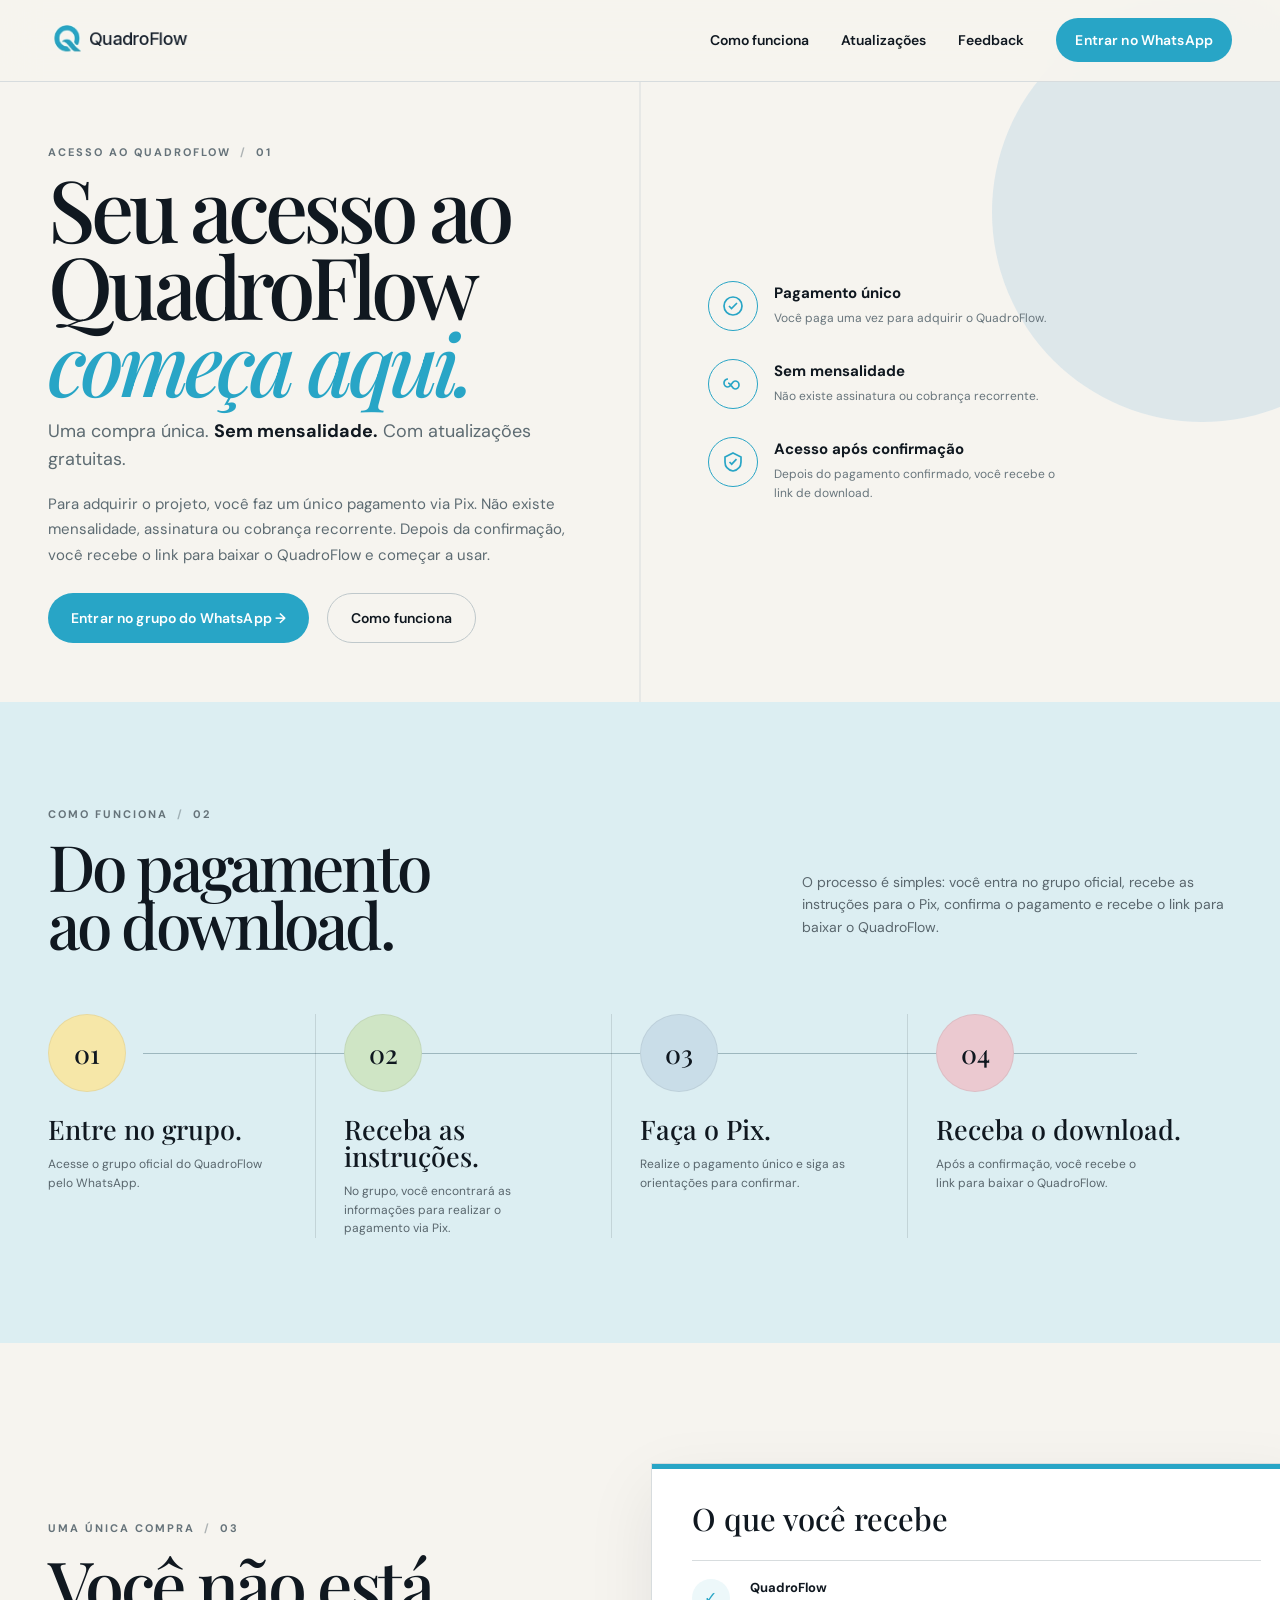
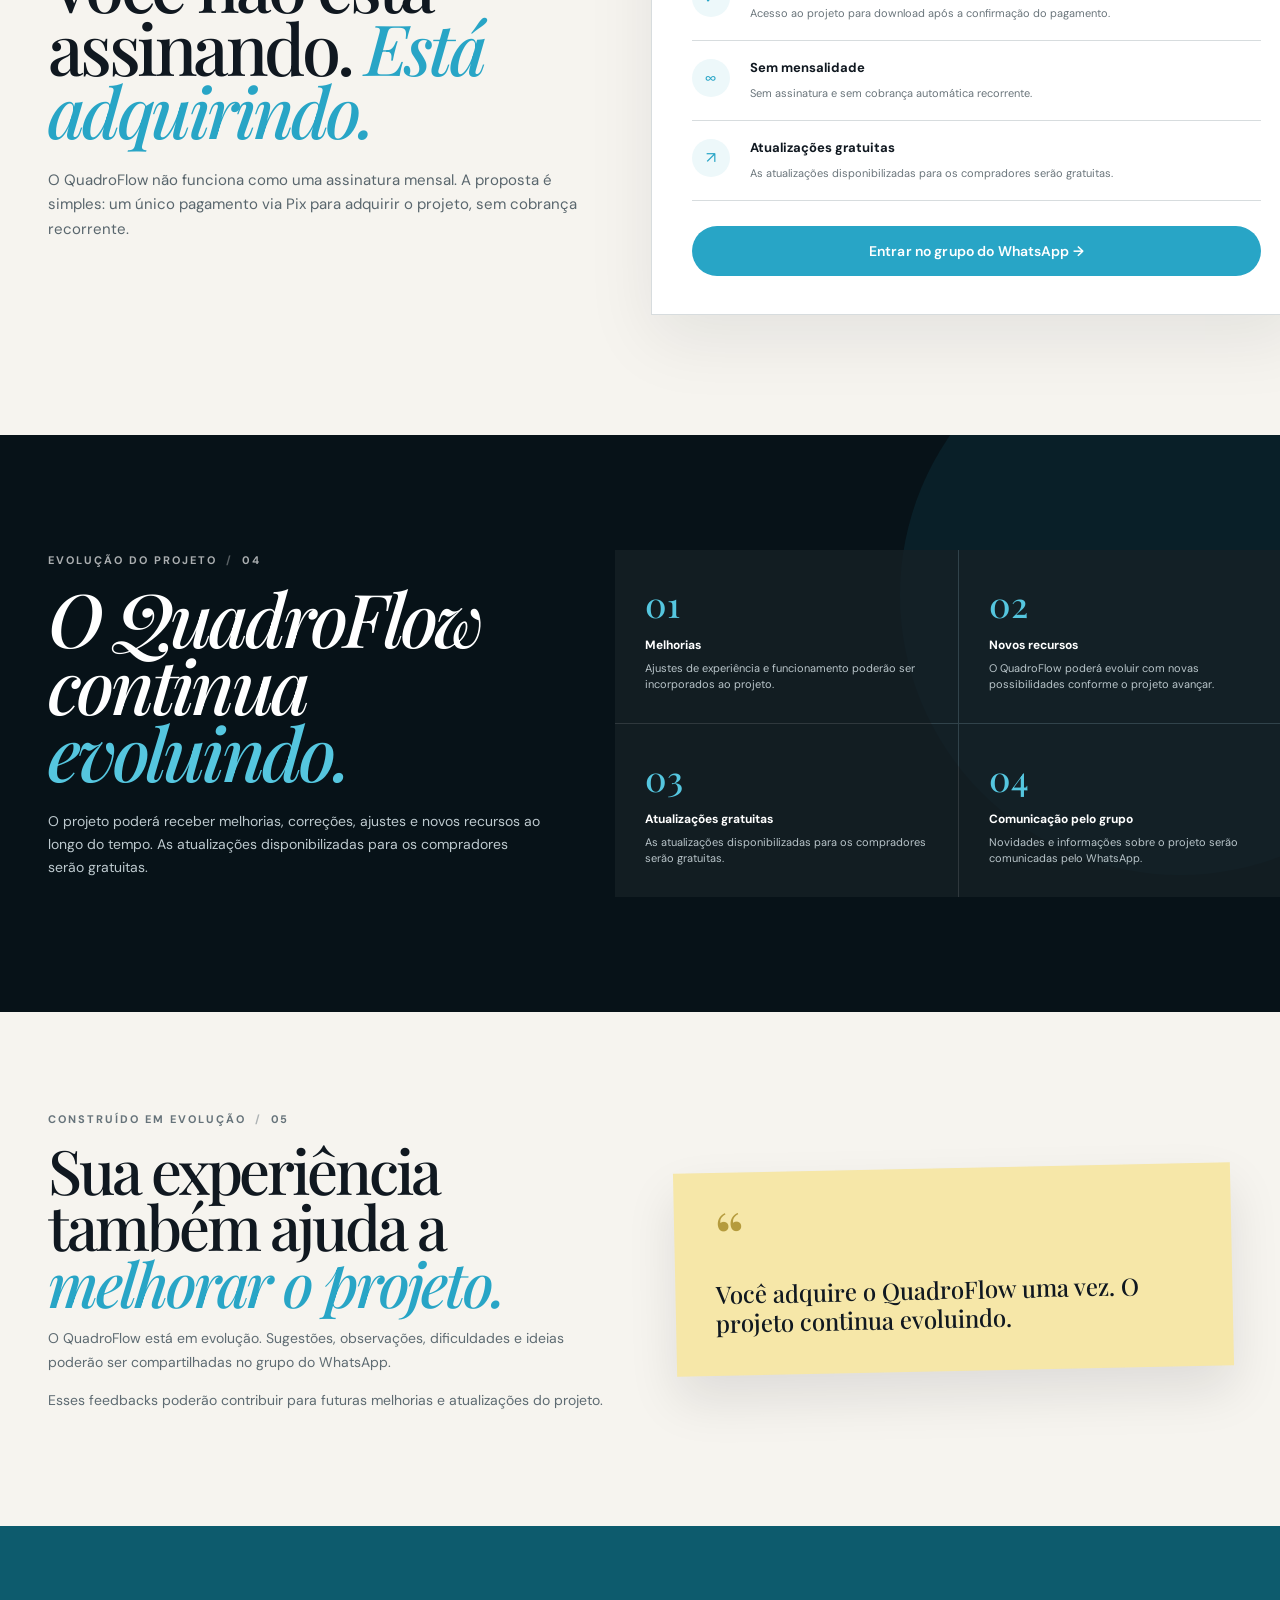
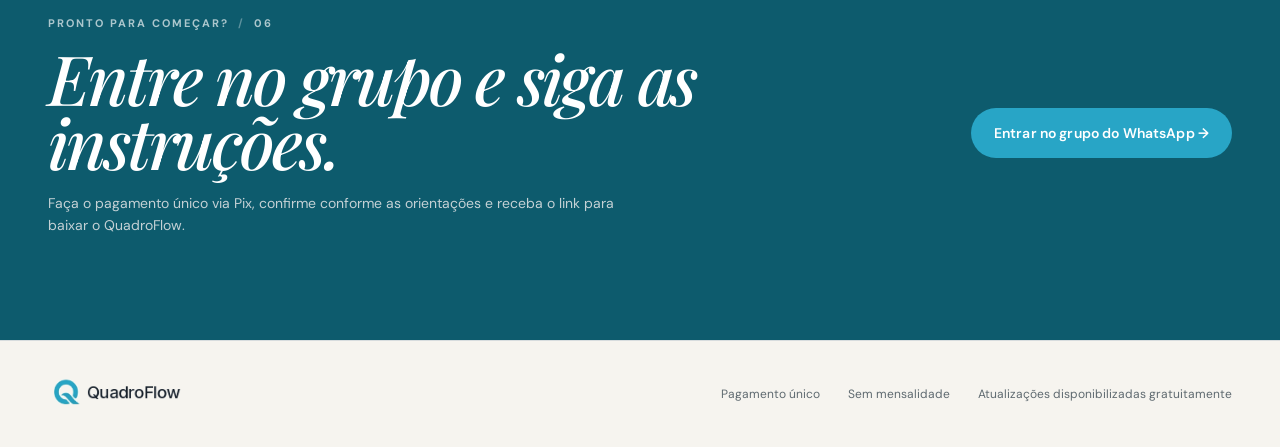
<file: website/QUADROFLOW_FINAL_COMPLETO 2/site/acesso.html>
<!doctype html><html lang="pt-BR"><head><meta charset="utf-8"><meta name="viewport" content="width=device-width,initial-scale=1"><title>QuadroFlow — Seu acesso começa aqui</title><meta name="description" content="Adquira o QuadroFlow com pagamento único, sem mensalidade, e acompanhe as atualizações disponibilizadas para os compradores."><link rel="icon" href="images/quadroflow-icon.png"><link rel="preconnect" href="https://fonts.googleapis.com"><link rel="preconnect" href="https://fonts.gstatic.com" crossorigin><link href="https://fonts.googleapis.com/css2?family=DM+Sans:wght@400;500;600;700&family=Playfair+Display:ital,wght@0,500;0,600;1,500;1,600&display=swap" rel="stylesheet"><link rel="stylesheet" href="css/style.css"></head><body>
<header class="site-header"><div class="container nav"><a class="brand" href="index.html"><img src="images/quadroflow-logo-transparent.png" alt="QuadroFlow"></a><nav class="navlinks"><a href="#como-funciona">Como funciona</a><a href="#atualizacoes">Atualizações</a><a href="#feedback">Feedback</a><a class="btn btn-small" href="https://chat.whatsapp.com/IQ6GzFLFhW93uUXURscasL">Entrar no WhatsApp</a></nav></div></header>
<main>
<section class="container hero-access"><div class="hero-copy"><div class="eyebrow">Acesso ao QuadroFlow <span>/</span> 01</div><h1>Seu acesso ao QuadroFlow <em>começa aqui.</em></h1><p class="lead">Uma compra única. <strong>Sem mensalidade.</strong> Com atualizações gratuitas.</p><p>Para adquirir o projeto, você faz um único pagamento via Pix. Não existe mensalidade, assinatura ou cobrança recorrente. Depois da confirmação, você recebe o link para baixar o QuadroFlow e começar a usar.</p><div class="hero-actions"><a class="btn" id="whatsapp" href="https://chat.whatsapp.com/IQ6GzFLFhW93uUXURscasL" target="_blank" rel="noopener">Entrar no grupo do WhatsApp →</a><a class="btn btn-outline" href="#como-funciona">Como funciona</a></div></div><aside class="hero-side"><div class="promise"><div class="icon"><svg viewBox="0 0 24 24" fill="none" stroke="currentColor" stroke-width="1.7"><circle cx="12" cy="12" r="9"/><path d="m8 12 2.5 2.5L16 9"/></svg></div><div><b>Pagamento único</b><p>Você paga uma vez para adquirir o QuadroFlow.</p></div></div><div class="promise"><div class="icon"><svg viewBox="0 0 24 24" fill="none" stroke="currentColor" stroke-width="1.7"><path d="M7 7c-2.2 0-4 1.8-4 4s1.8 4 4 4c3 0 4-6 7-6 2.2 0 4 1.8 4 4s-1.8 4-4 4c-3 0-4-6-7-6"/></svg></div><div><b>Sem mensalidade</b><p>Não existe assinatura ou cobrança recorrente.</p></div></div><div class="promise"><div class="icon"><svg viewBox="0 0 24 24" fill="none" stroke="currentColor" stroke-width="1.7"><path d="M12 3 20 7v5c0 5-3.3 8-8 9-4.7-1-8-4-8-9V7l8-4Z"/><path d="m8.5 12 2.2 2.2 4.8-5"/></svg></div><div><b>Acesso após confirmação</b><p>Depois do pagamento confirmado, você recebe o link de download.</p></div></div></aside></section>
<section class="process" id="como-funciona"><div class="container"><div class="process-head"><div><div class="eyebrow">Como funciona <span>/</span> 02</div><h2>Do pagamento<br>ao download.</h2></div><p class="process-intro">O processo é simples: você entra no grupo oficial, recebe as instruções para o Pix, confirma o pagamento e recebe o link para baixar o QuadroFlow.</p></div><div class="process-grid"><article class="process-card"><div class="process-num c1">01</div><h3>Entre no grupo.</h3><p>Acesse o grupo oficial do QuadroFlow pelo WhatsApp.</p></article><article class="process-card"><div class="process-num c2">02</div><h3>Receba as instruções.</h3><p>No grupo, você encontrará as informações para realizar o pagamento via Pix.</p></article><article class="process-card"><div class="process-num c3">03</div><h3>Faça o Pix.</h3><p>Realize o pagamento único e siga as orientações para confirmar.</p></article><article class="process-card"><div class="process-num c4">04</div><h3>Receba o download.</h3><p>Após a confirmação, você recebe o link para baixar o QuadroFlow.</p></article></div></div></section>
<section class="purchase"><div class="container purchase-grid"><div><div class="eyebrow">Uma única compra <span>/</span> 03</div><h2>Você não está assinando. <em>Está adquirindo.</em></h2><p>O QuadroFlow não funciona como uma assinatura mensal. A proposta é simples: um único pagamento via Pix para adquirir o projeto, sem cobrança recorrente.</p></div><div class="purchase-card"><h3>O que você recebe</h3><div class="purchase-row"><div class="mini-icon">✓</div><div><b>QuadroFlow</b><span>Acesso ao projeto para download após a confirmação do pagamento.</span></div></div><div class="purchase-row"><div class="mini-icon">∞</div><div><b>Sem mensalidade</b><span>Sem assinatura e sem cobrança automática recorrente.</span></div></div><div class="purchase-row"><div class="mini-icon">↗</div><div><b>Atualizações gratuitas</b><span>As atualizações disponibilizadas para os compradores serão gratuitas.</span></div></div><a class="btn" href="https://chat.whatsapp.com/IQ6GzFLFhW93uUXURscasL">Entrar no grupo do WhatsApp →</a></div></div></section>
<section class="updates" id="atualizacoes"><div class="container updates-grid"><div><div class="eyebrow light">Evolução do projeto <span>/</span> 04</div><h2>O QuadroFlow continua <em>evoluindo.</em></h2><p class="updates-intro">O projeto poderá receber melhorias, correções, ajustes e novos recursos ao longo do tempo. As atualizações disponibilizadas para os compradores serão gratuitas.</p></div><div class="update-points"><div class="update-point"><strong>01</strong><b>Melhorias</b><p>Ajustes de experiência e funcionamento poderão ser incorporados ao projeto.</p></div><div class="update-point"><strong>02</strong><b>Novos recursos</b><p>O QuadroFlow poderá evoluir com novas possibilidades conforme o projeto avançar.</p></div><div class="update-point"><strong>03</strong><b>Atualizações gratuitas</b><p>As atualizações disponibilizadas para os compradores serão gratuitas.</p></div><div class="update-point"><strong>04</strong><b>Comunicação pelo grupo</b><p>Novidades e informações sobre o projeto serão comunicadas pelo WhatsApp.</p></div></div></div></section>
<section class="feedback" id="feedback"><div class="container feedback-grid"><div><div class="eyebrow">Construído em evolução <span>/</span> 05</div><h2>Sua experiência também ajuda a <em>melhorar o projeto.</em></h2><p>O QuadroFlow está em evolução. Sugestões, observações, dificuldades e ideias poderão ser compartilhadas no grupo do WhatsApp.</p><p>Esses feedbacks poderão contribuir para futuras melhorias e atualizações do projeto.</p></div><div class="quote-card"><div class="qmark">“</div><p>Você adquire o QuadroFlow uma vez. O projeto continua evoluindo.</p></div></div></section>
<section class="final-cta" id="entrar"><div class="container final-cta-grid"><div><div class="eyebrow light">Pronto para começar? <span>/</span> 06</div><h2>Entre no grupo e siga as instruções.</h2><p>Faça o pagamento único via Pix, confirme conforme as orientações e receba o link para baixar o QuadroFlow.</p></div><a class="btn" href="https://chat.whatsapp.com/IQ6GzFLFhW93uUXURscasL" target="_blank" rel="noopener">Entrar no grupo do WhatsApp →</a></div></section>
</main><footer class="footer"><div class="container footer-inner"><img src="images/quadroflow-logo-transparent.png" alt="QuadroFlow"><div class="footer-links"><span>Pagamento único</span><span>Sem mensalidade</span><span>Atualizações disponibilizadas gratuitamente</span></div></div></footer><script src="js/access-download.js" defer></script></body></html>
</file>
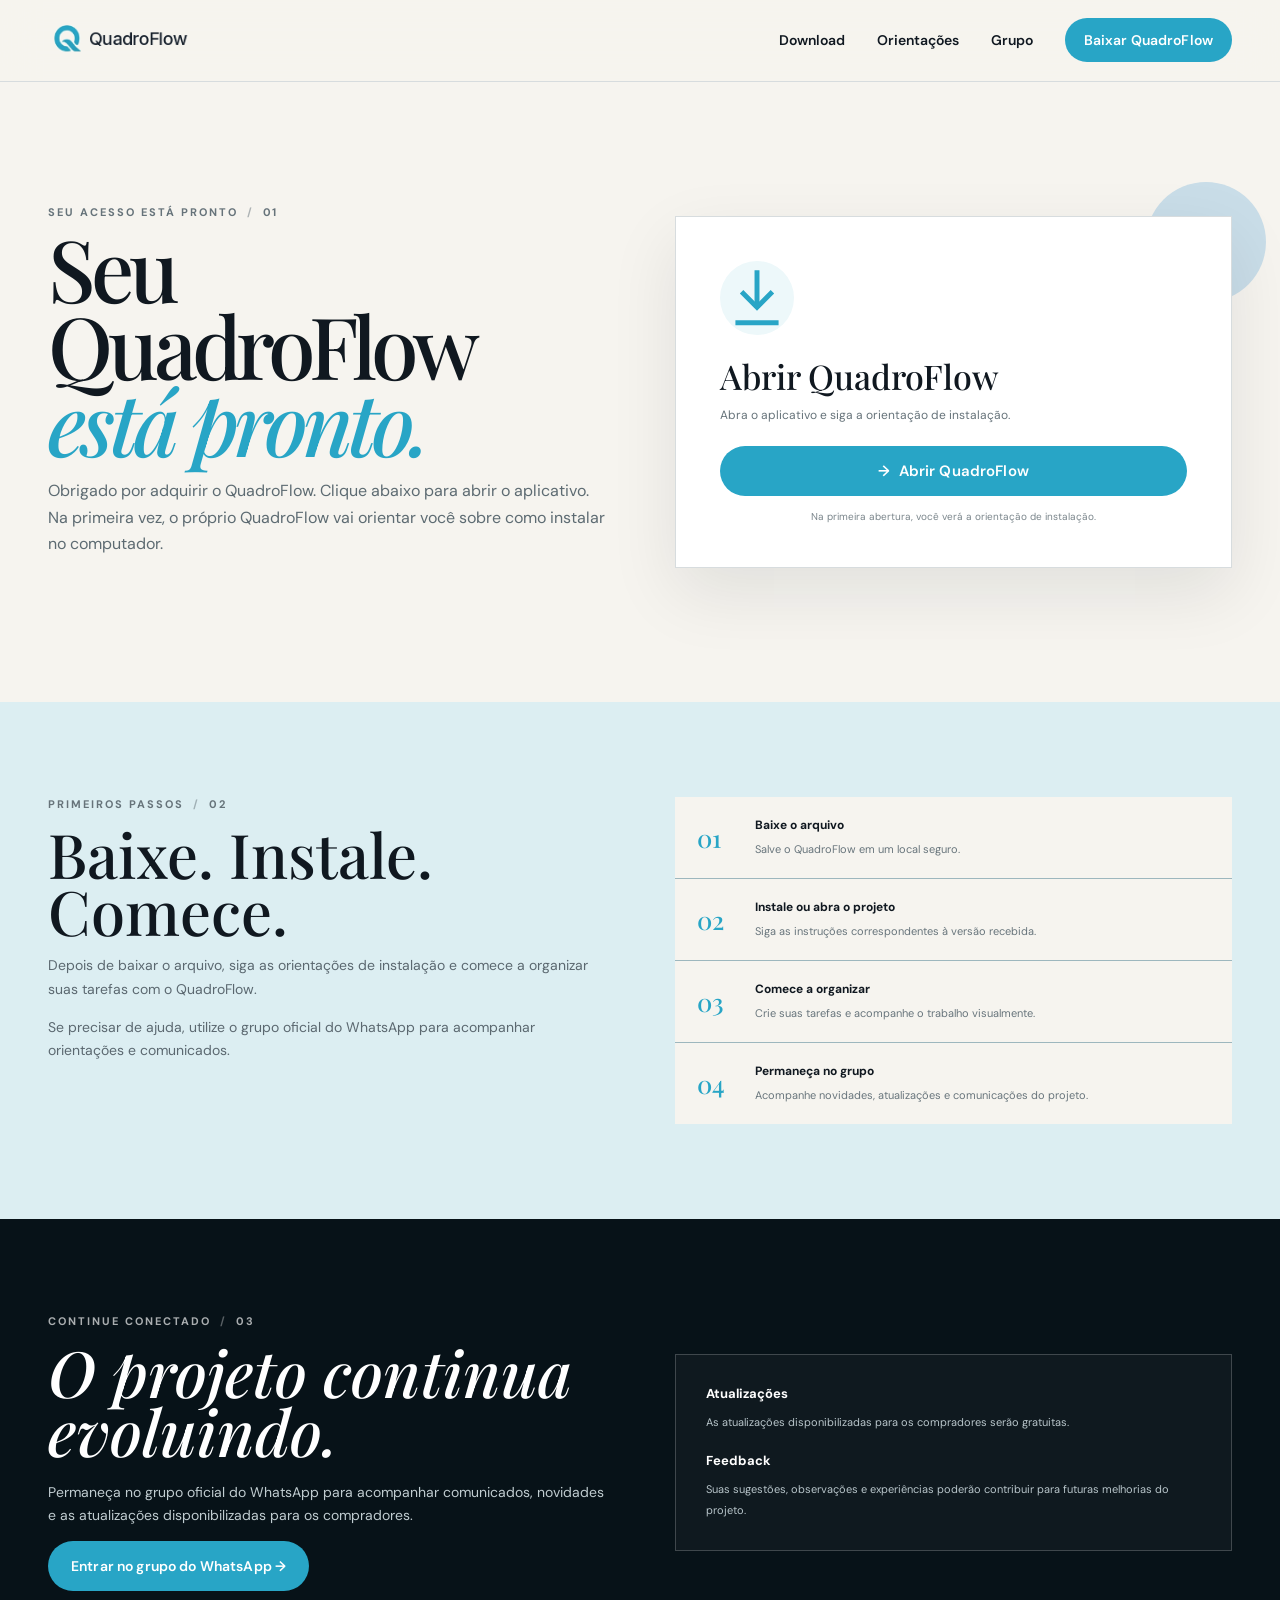
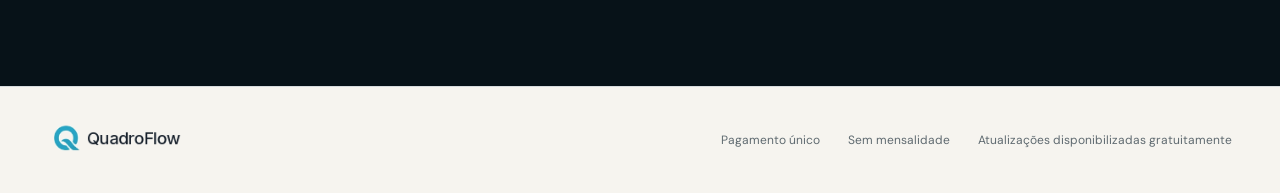
<file: website/QUADROFLOW_FINAL_COMPLETO 2/site/download.html>
<!doctype html><html lang="pt-BR"><head><meta charset="utf-8"><meta name="viewport" content="width=device-width,initial-scale=1"><title>QuadroFlow — Seu QuadroFlow está pronto</title><meta name="description" content="Abra o QuadroFlow e instale o aplicativo no seu computador."><link rel="icon" href="images/quadroflow-icon.png"><link rel="preconnect" href="https://fonts.googleapis.com"><link rel="preconnect" href="https://fonts.gstatic.com" crossorigin><link href="https://fonts.googleapis.com/css2?family=DM+Sans:wght@400;500;600;700&family=Playfair+Display:ital,wght@0,500;0,600;1,500;1,600&display=swap" rel="stylesheet"><link rel="stylesheet" href="css/style.css"></head><body>
<header class="site-header"><div class="container nav"><a class="brand" href="index.html"><img src="images/quadroflow-logo-transparent.png" alt="QuadroFlow"></a><nav class="navlinks"><a href="#baixar">Download</a><a href="#orientacoes">Orientações</a><a href="#grupo">Grupo</a><a class="btn btn-small" href="#baixar">Baixar QuadroFlow</a></nav></div></header>
<main>
<section class="container download-hero" id="baixar"><div><div class="eyebrow">Seu acesso está pronto <span>/</span> 01</div><h1>Seu QuadroFlow <em>está pronto.</em></h1><p>Obrigado por adquirir o QuadroFlow. Clique abaixo para abrir o aplicativo. Na primeira vez, o próprio QuadroFlow vai orientar você sobre como instalar no computador.</p></div><div class="download-card"><div class="download-icon"><svg viewBox="0 0 24 24" fill="none" stroke="currentColor" stroke-width="1.6"><path d="M12 3v12"/><path d="m7 10 5 5 5-5"/><path d="M5 20h14"/></svg></div><h2>Abrir QuadroFlow</h2><p>Abra o aplicativo e siga a orientação de instalação.</p><a class="btn" data-download="#" href="#">→&nbsp; Abrir QuadroFlow</a><div class="download-note">Na primeira abertura, você verá a orientação de instalação.</div></div></section>
<section class="download-info" id="orientacoes"><div class="container download-info-grid"><div><div class="eyebrow">Primeiros passos <span>/</span> 02</div><h2>Baixe. Instale. Comece.</h2><p>Depois de baixar o arquivo, siga as orientações de instalação e comece a organizar suas tarefas com o QuadroFlow.</p><p>Se precisar de ajuda, utilize o grupo oficial do WhatsApp para acompanhar orientações e comunicados.</p></div><div class="checklist"><div class="check"><div class="check-num">01</div><div><b>Baixe o arquivo</b><span>Salve o QuadroFlow em um local seguro.</span></div></div><div class="check"><div class="check-num">02</div><div><b>Instale ou abra o projeto</b><span>Siga as instruções correspondentes à versão recebida.</span></div></div><div class="check"><div class="check-num">03</div><div><b>Comece a organizar</b><span>Crie suas tarefas e acompanhe o trabalho visualmente.</span></div></div><div class="check"><div class="check-num">04</div><div><b>Permaneça no grupo</b><span>Acompanhe novidades, atualizações e comunicações do projeto.</span></div></div></div></div></section>
<section class="download-dark" id="grupo"><div class="container download-dark-grid"><div><div class="eyebrow light">Continue conectado <span>/</span> 03</div><h2>O projeto continua evoluindo.</h2><p>Permaneça no grupo oficial do WhatsApp para acompanhar comunicados, novidades e as atualizações disponibilizadas para os compradores.</p><a class="btn" href="#whatsapp-link" target="_blank" rel="noopener">Entrar no grupo do WhatsApp →</a></div><div class="support-card"><b>Atualizações</b><span>As atualizações disponibilizadas para os compradores serão gratuitas.</span><br><br><b>Feedback</b><span>Suas sugestões, observações e experiências poderão contribuir para futuras melhorias do projeto.</span></div></div></section>
</main><footer class="footer"><div class="container footer-inner"><img src="images/quadroflow-logo-transparent.png" alt="QuadroFlow"><div class="footer-links"><span>Pagamento único</span><span>Sem mensalidade</span><span>Atualizações disponibilizadas gratuitamente</span></div></div></footer><div class="mobile-cta"><a class="btn" data-download="#" href="#">→&nbsp; Abrir QuadroFlow</a></div><script src="js/access-download.js" defer></script></body></html>
</file>
<file: css/style.css>
:root{--ink:#101820;--muted:#68757c;--paper:#f6f4ef;--white:#fff;--blue:#28a5c6;--deep:#071218;--line:#d7dcde;--yellow:#f6e7a8;--green:#cfe5c5;--cyan:#c9dde8;--pink:#ebc9d0;--lilac:#dccfed;--serif:"Playfair Display",Georgia,serif;--sans:"DM Sans",Arial,sans-serif;--ease:cubic-bezier(.2,.8,.2,1)}
*{box-sizing:border-box}html{scroll-behavior:smooth}body{margin:0;background:var(--paper);color:var(--ink);font-family:var(--sans);-webkit-font-smoothing:antialiased}a{text-decoration:none;color:inherit}.container{width:min(1380px,calc(100% - 96px));margin:auto}.eyebrow{font:700 11px var(--sans);letter-spacing:.18em;text-transform:uppercase;color:#66737a}.eyebrow span{opacity:.5;margin:0 4px}.light{color:rgba(255,255,255,.66)}
.btn{display:inline-flex;align-items:center;justify-content:center;min-height:48px;padding:0 22px;border-radius:999px;background:var(--blue);color:#fff;font:700 14px var(--sans);letter-spacing:.01em;transition:transform .2s ease,box-shadow .2s ease,background .2s ease}.btn:hover{transform:translateY(-2px);box-shadow:0 12px 28px rgba(40,165,198,.28)}.btn-small{min-height:44px;padding:0 19px;font-size:13px}.text-link{font:600 14px var(--sans);padding:14px 0}.text-link span{margin-left:9px;font-size:18px}.site-header{height:82px;display:flex;align-items:center;border-bottom:1px solid var(--line);background:rgba(246,244,239,.94);backdrop-filter:blur(18px);position:sticky;top:0;z-index:50}.nav{display:flex;align-items:center;justify-content:space-between}.brand img{display:block;width:158px;height:auto}.navlinks{display:flex;align-items:center;gap:32px;font:600 14px var(--sans)}.navlinks>a:not(.btn){position:relative;padding:10px 0}.navlinks>a:not(.btn):after{content:"";position:absolute;left:0;right:100%;bottom:4px;height:1px;background:var(--blue);transition:right .25s ease}.navlinks>a:not(.btn):hover:after{right:0}
.hero{display:grid;grid-template-columns:43% 57%;align-items:center;min-height:700px;position:relative;overflow:visible}.hero-copy{padding:70px 20px 70px 0;position:relative;z-index:2}.hero h1{font:500 clamp(60px,6.7vw,100px)/.9 var(--serif);letter-spacing:-.06em;margin:20px 0 28px;max-width:720px}.hero h1 em{color:var(--blue);font-style:italic}.hero p{font-size:16px;line-height:1.6;color:#5d6b72;max-width:520px;margin:0 0 28px}.actions{display:flex;align-items:center;gap:28px}.hero-visual{position:relative;min-height:560px;display:flex;align-items:center;justify-content:center}.hero-brush{position:absolute;width:470px;height:500px;object-fit:cover;right:4%;top:2%;border-radius:50%;mix-blend-mode:multiply;opacity:.82;filter:saturate(1.08);z-index:0}.board-frame{position:relative;width:min(100%,830px);padding:9px;background:#fff;border:1px solid rgba(16,24,32,.08);border-radius:17px;box-shadow:0 28px 70px rgba(16,24,32,.16);transform:rotate(.35deg);z-index:2}.board-frame img{display:block;width:100%;border-radius:11px}.stat{position:absolute;right:-8px;top:55px;background:rgba(255,255,255,.96);border:1px solid #e0e5e6;border-radius:14px;padding:14px 17px;box-shadow:0 16px 38px rgba(0,0,0,.13);font-size:12px;line-height:1.9;z-index:3}.stat div{display:grid;grid-template-columns:8px 1fr auto;gap:8px;align-items:center;min-width:130px}.stat b{font-weight:700}.dot{width:7px;height:7px;border-radius:50%;display:block}.yellow{background:#e2b52f}.green{background:#68a95f}.cyan{background:#28a5c6}.pink{background:#d49aa8}.lilac{background:#9d83bd}
.dark-section{background:var(--deep);color:#fff;position:relative;overflow:hidden}.problem{min-height:430px;padding:105px 0}.problem-image{position:absolute;right:0;top:0;width:62%;height:100%;object-fit:cover;object-position:center;opacity:.62;mix-blend-mode:screen}.problem:after{content:"";position:absolute;inset:0;background:linear-gradient(90deg,#071218 0%,rgba(7,18,24,.94) 35%,rgba(7,18,24,.3) 72%,rgba(7,18,24,.12) 100%)}.problem-grid{display:grid;grid-template-columns:40% 60%;position:relative;z-index:2}.problem h2{font:italic 500 clamp(60px,6.5vw,92px)/.88 var(--serif);letter-spacing:-.055em;margin:18px 0 22px}.problem p{color:#c1ccd0;max-width:500px;line-height:1.6;font-size:15px}.problem-stats{display:grid;grid-template-columns:repeat(4,1fr);align-self:end;padding-top:145px}.pstat{border-left:1px solid rgba(255,255,255,.28);padding:0 20px}.pstat strong{display:block;font:500 48px var(--serif);margin-bottom:12px}.pstat span{font-size:11px;line-height:1.35;text-transform:uppercase;letter-spacing:.08em;color:#e0e6e8}
.solution{padding:125px 0;position:relative;overflow:hidden}.solution:after{content:"";position:absolute;right:-140px;bottom:-180px;width:460px;height:460px;border-radius:50%;background:rgba(220,207,237,.66)}.solution-grid{display:grid;grid-template-columns:29% 71%;align-items:center;gap:55px;position:relative;z-index:1}.solution h2{font:500 clamp(58px,6.4vw,92px)/.87 var(--serif);letter-spacing:-.06em;margin:18px 0}.solution h2 em{color:var(--blue);font-style:italic}.solution p{line-height:1.65;color:#59666d;max-width:360px;font-size:15px}.big-board{padding:9px;background:#fff;border:1px solid rgba(16,24,32,.08);border-radius:18px;box-shadow:0 25px 75px rgba(0,0,0,.15);transform:rotate(.35deg)}.big-board img{display:block;width:100%;border-radius:11px}
.flow{background:#dceef2;padding:78px 0}.flow-head{display:grid;grid-template-columns:34% 66%;align-items:center;gap:30px}.flow h2{font:500 clamp(52px,5vw,76px)/.9 var(--serif);margin:15px 0 0;letter-spacing:-.05em}.flowline{display:grid;grid-template-columns:repeat(5,1fr);position:relative}.flowline:before{content:"";position:absolute;top:23px;left:7%;right:7%;height:1px;background:#9db7be}.step{position:relative;text-align:left;padding-right:12px}.num{width:46px;height:46px;border-radius:50%;display:grid;place-items:center;font:500 16px var(--serif);margin-bottom:15px;border:1px solid rgba(0,0,0,.06);position:relative;z-index:1}.n1{background:var(--yellow)}.n2{background:var(--green)}.n3{background:var(--cyan)}.n4{background:#cde5c8}.n5{background:var(--pink)}.step b{display:block;font-size:11px;margin-bottom:6px}.step small{display:block;font-size:10px;line-height:1.45;color:#58656b;max-width:130px}
.features{background:var(--paper)}.feature-grid{display:grid;grid-template-columns:repeat(3,1fr);border-bottom:1px solid var(--line)}.feature{padding:72px 48px;min-height:410px;border-right:1px solid var(--line);position:relative;overflow:hidden}.feature:last-child{border-right:0}.feature h3{font:500 34px/1.03 var(--serif);letter-spacing:-.03em;margin:16px 0 28px;max-width:410px}.feature p{font-size:12px;line-height:1.55;color:#59656d;max-width:350px}.postit{width:235px;min-height:205px;background:var(--yellow);padding:19px 17px;box-shadow:0 20px 40px rgba(0,0,0,.13);transform:rotate(-4deg);margin:35px 0 0 25px;position:relative}.postit:after{content:"";position:absolute;inset:7px;border:1px solid rgba(80,75,35,.14);pointer-events:none}.postit small{font-size:10px;color:#66716e}.postit strong{display:block;font-size:17px;margin:12px 0 8px}.postit span{display:block;font-size:10px;color:#4f595c;line-height:1.4;max-width:180px}.postit b{display:inline-block;background:#e55b57;color:#fff;border-radius:999px;padding:4px 7px;font-size:8px;margin-top:14px}.postit time{float:right;margin-top:17px;font-size:9px;color:#68736f}.feature-note{margin:34px 0 0 25px;color:#7a858a;font-size:10px;line-height:1.5;max-width:250px}.files-card{margin-top:25px;background:#e9f5f7;border-radius:16px;padding:16px;display:grid;grid-template-columns:repeat(3,1fr);gap:8px}.file{background:#fff;border-radius:9px;padding:12px;min-height:60px;font-size:9px;box-shadow:0 5px 18px rgba(0,0,0,.06)}.file b{display:block;margin-bottom:7px;font-size:9px;color:var(--blue)}.file.more{display:grid;place-items:center;background:#f4f6f4}.searchbox{margin-top:25px;background:#fff;border:1px solid #d8dde0;border-radius:999px;padding:14px 16px;font-size:11px;color:#7a858b;white-space:nowrap}.chips{display:flex;flex-wrap:wrap;gap:6px;margin-top:13px}.chips span{background:#eef0ee;border-radius:999px;padding:6px 9px;font-size:9px}.lower{display:grid;grid-template-columns:repeat(3,1fr);border-bottom:1px solid var(--line)}.lower .feature{min-height:420px}.print-image{display:block;width:88%;max-width:430px;margin:30px auto 0;box-shadow:0 18px 40px rgba(0,0,0,.12);transform:rotate(-2deg)}.install-title{font-size:42px!important;line-height:.92!important}.install{display:grid;grid-template-columns:1fr 1fr;gap:20px;margin:28px 0}.install strong{display:block;font:500 32px/.9 var(--serif);color:var(--blue)}.install small{font-size:9px;color:#68747b;letter-spacing:.04em}.audiences{display:grid;grid-template-columns:1fr 1fr;gap:20px;margin-top:30px}.aud{font-size:10px;line-height:1.45;color:#59656d}.aud b{display:block;font-size:11px;color:var(--ink);margin-bottom:4px}.benefits{padding:95px 0}.benefit-grid{display:grid;grid-template-columns:35% 65%;gap:55px}.benefits h2{font:500 clamp(48px,5.2vw,76px)/.9 var(--serif);margin:18px 0;letter-spacing:-.05em}.benefit-list{display:grid;grid-template-columns:repeat(3,1fr);border-top:1px solid var(--line)}.benefit-list>div{padding:20px 17px;border-bottom:1px solid var(--line);border-right:1px solid var(--line)}.benefit-list>div:nth-child(3n){border-right:0}.benefit-list strong{font:500 26px var(--serif);color:var(--blue);display:block;margin-bottom:7px}.benefit-list b{font-size:11px}.benefit-list p{font-size:10px;color:#69747a;line-height:1.45;margin:6px 0 0}.statement{background:#0d5b6d;color:#fff;padding:58px 0}.statement-grid{display:grid;grid-template-columns:1fr 1fr 1fr;align-items:center;gap:30px}.statement h3,.statement h4{font:500 38px/1 var(--serif);margin:0;letter-spacing:-.03em}.statement h3{font-style:italic}.statement .brandline{display:flex;justify-content:flex-end}.statement .brandline img{width:160px;height:auto;filter:brightness(0) invert(1)}.final{min-height:470px;position:relative;background:#061116;color:#fff;display:flex;align-items:center;overflow:hidden}.final-texture{position:absolute;inset:0;width:100%;height:100%;object-fit:cover;object-position:center;opacity:.28;mix-blend-mode:screen}.final:after{content:"";position:absolute;inset:0;background:linear-gradient(90deg,rgba(6,17,22,.97) 0%,rgba(6,17,22,.82) 42%,rgba(6,17,22,.35) 100%)}.final-inner{position:relative;z-index:2;display:grid;grid-template-columns:1fr auto;align-items:center;gap:50px}.final h2{font:italic 500 clamp(48px,5.4vw,82px)/.92 var(--serif);margin:17px 0 20px;letter-spacing:-.045em}.final p{color:#c0cbd0;max-width:550px;font-size:15px}.final-note{font-size:11px;color:#c4d0d4;margin-top:13px;text-align:center}.footer{padding:30px 0;background:var(--paper);border-top:1px solid var(--line)}.footer-inner{display:flex;align-items:center;justify-content:space-between}.footer img{width:150px}.footer-links{display:flex;gap:28px;font-size:12px;color:#5f6a70}.mobile-cta{display:none}
@media(max-width:1100px){.container{width:min(100% - 48px,920px)}.navlinks{gap:20px;font-size:13px}.hero{grid-template-columns:1fr;min-height:auto}.hero-copy{padding:75px 0 25px}.hero-visual{padding:30px 0 90px}.problem-grid,.solution-grid,.flow-head,.benefit-grid{grid-template-columns:1fr;gap:45px}.problem-stats{padding-top:30px}.feature-grid,.lower{grid-template-columns:1fr}.feature{border-right:0;border-bottom:1px solid var(--line)}.statement-grid{grid-template-columns:1fr;gap:24px}.statement .brandline{justify-content:flex-start}.final-inner{grid-template-columns:1fr}}
@media(max-width:700px){.site-header{height:68px}.container{width:calc(100% - 30px)}.brand img{width:132px}.navlinks{gap:8px}.navlinks>a:not(.btn){display:none}.navlinks .btn{min-height:40px;padding:0 13px;font-size:11px}.hero h1{font-size:50px}.hero p{font-size:14px}.actions{align-items:flex-start;flex-direction:column;gap:10px}.hero-visual{min-height:350px}.hero-brush{width:300px;height:330px;right:0}.stat{right:-3px;top:7px;transform:scale(.78);transform-origin:top right}.problem{padding:70px 0}.problem-image{width:100%;opacity:.26}.problem:after{background:linear-gradient(90deg,#071218 0%,rgba(7,18,24,.84) 100%)}.problem h2{font-size:55px}.problem-stats{grid-template-columns:1fr 1fr;gap:20px}.pstat{padding:0 12px}.pstat strong{font-size:36px}.solution{padding:80px 0}.solution h2{font-size:58px}.flow{padding:62px 0}.flowline{grid-template-columns:1fr;gap:18px}.flowline:before{display:none}.step{display:grid;grid-template-columns:46px 1fr;column-gap:15px}.step .num{grid-row:span 2}.step small{max-width:none}.feature{padding:50px 24px}.feature h3{font-size:31px}.files-card{grid-template-columns:repeat(2,1fr)}.searchbox{font-size:10px}.benefits{padding:75px 0}.benefit-list{grid-template-columns:1fr 1fr}.benefit-list>div:nth-child(3n){border-right:1px solid var(--line)}.benefit-list>div:nth-child(2n){border-right:0}.statement h3,.statement h4{font-size:32px}.final{min-height:520px}.final h2{font-size:49px}.final-inner{gap:30px}.footer-inner{flex-direction:column;align-items:flex-start;gap:18px}.footer-links{flex-wrap:wrap;gap:14px 20px}.mobile-cta{display:block;position:fixed;left:12px;right:12px;bottom:12px;z-index:45}.mobile-cta .btn{width:100%;box-shadow:0 12px 30px rgba(16,24,32,.22)}}
.reveal{opacity:1;transform:none}.js .reveal{opacity:0;transform:translateY(18px);transition:opacity .65s var(--ease),transform .65s var(--ease)}.js .reveal.is-visible{opacity:1;transform:none}
:root{--ink:#101820;--muted:#68757c;--paper:#f6f4ef;--white:#fff;--blue:#28a5c6;--deep:#071218;--line:#d7dcde;--yellow:#f6e7a8;--green:#cfe5c5;--cyan:#c9dde8;--pink:#ebc9d0;--lilac:#dccfed;--serif:"Playfair Display",Georgia,serif;--sans:"DM Sans",Arial,sans-serif;--ease:cubic-bezier(.2,.8,.2,1)}
*{box-sizing:border-box}html{scroll-behavior:smooth}body{margin:0;background:var(--paper);color:var(--ink);font-family:var(--sans);-webkit-font-smoothing:antialiased}a{text-decoration:none;color:inherit}.container{width:min(1380px,calc(100% - 96px));margin:auto}.eyebrow{font:700 11px var(--sans);letter-spacing:.18em;text-transform:uppercase;color:#66737a}.eyebrow span{opacity:.5;margin:0 4px}.light{color:rgba(255,255,255,.66)}
.btn{display:inline-flex;align-items:center;justify-content:center;min-height:50px;padding:0 23px;border-radius:999px;background:var(--blue);color:#fff;font:700 14px var(--sans);letter-spacing:.01em;transition:transform .2s ease,box-shadow .2s ease}.btn:hover{transform:translateY(-2px);box-shadow:0 12px 28px rgba(40,165,198,.28)}.btn-dark{background:#0b2530}.btn-outline{background:transparent;color:var(--ink);border:1px solid #bfc8cb}.btn-small{min-height:44px;padding:0 19px;font-size:13px}
.site-header{height:82px;display:flex;align-items:center;border-bottom:1px solid var(--line);background:rgba(246,244,239,.94);backdrop-filter:blur(18px);position:sticky;top:0;z-index:50}.nav{display:flex;align-items:center;justify-content:space-between}.brand img{display:block;width:158px;height:auto}.navlinks{display:flex;align-items:center;gap:32px;font:600 14px var(--sans)}.navlinks a:not(.btn){position:relative;padding:10px 0}.navlinks a:not(.btn):after{content:"";position:absolute;left:0;right:100%;bottom:4px;height:1px;background:var(--blue);transition:right .25s ease}.navlinks a:not(.btn):hover:after{right:0}
.hero-access{position:relative;min-height:690px;display:grid;grid-template-columns:57% 43%;align-items:center;overflow:visible}.hero-access:after{content:"";position:absolute;width:420px;height:420px;right:-180px;top:-80px;border-radius:50%;background:var(--cyan);opacity:.55;z-index:-1}.hero-copy{padding:80px 0}.hero h1{font:500 clamp(62px,6.7vw,100px)/.9 var(--serif);letter-spacing:-.06em;margin:20px 0 28px;max-width:800px}.hero h1 em{color:var(--blue);font-style:italic}.hero-copy>p{font-size:16px;line-height:1.65;color:#5d6b72;max-width:650px;margin:0 0 34px}.hero-copy .lead strong{color:var(--ink)}.hero-actions{display:flex;gap:18px;align-items:center}.hero-side{border-left:1px solid var(--line);padding-left:55px;display:grid;gap:28px}.promise{display:grid;grid-template-columns:50px 1fr;gap:16px;align-items:start}.icon{width:50px;height:50px;border:1.5px solid var(--blue);border-radius:50%;display:grid;place-items:center;color:var(--blue)}.icon svg{width:24px;height:24px}.promise b{display:block;font-size:15px;margin:2px 0 6px}.promise p{font-size:12px;line-height:1.55;color:#68757c;margin:0;max-width:300px}
.process{background:#dceef2;padding:105px 0}.process-head{display:flex;justify-content:space-between;align-items:end;gap:40px;margin-bottom:62px}.process h2{font:500 clamp(52px,5vw,78px)/.9 var(--serif);margin:16px 0 0;letter-spacing:-.05em}.process-intro{max-width:430px;color:#59666d;line-height:1.6;font-size:14px}.process-grid{display:grid;grid-template-columns:repeat(4,1fr);position:relative}.process-grid:before{content:"";position:absolute;left:8%;right:8%;top:39px;height:1px;background:#9db7be}.process-card{position:relative;padding:0 28px 0 0}.process-card:not(:last-child){border-right:1px solid rgba(16,24,32,.12);margin-right:28px}.process-num{width:78px;height:78px;border-radius:50%;display:grid;place-items:center;font:500 26px var(--serif);margin-bottom:24px;border:1px solid rgba(0,0,0,.06);position:relative;z-index:1}.c1{background:var(--yellow)}.c2{background:var(--green)}.c3{background:var(--cyan)}.c4{background:var(--pink)}.process-card h3{font:500 27px/1 var(--serif);margin:0 0 12px}.process-card p{font-size:12px;line-height:1.55;color:#59666d;margin:0;max-width:220px}
.purchase{padding:120px 0;background:var(--paper)}.purchase-grid{display:grid;grid-template-columns:45% 55%;align-items:center;gap:70px}.purchase h2{font:500 clamp(52px,5.5vw,78px)/.9 var(--serif);letter-spacing:-.05em;margin:18px 0 25px}.purchase h2 em{color:var(--blue);font-style:italic}.purchase p{font-size:15px;line-height:1.65;color:#59666d;max-width:570px}.purchase-card{background:#fff;border:1px solid var(--line);padding:38px 40px;box-shadow:0 24px 65px rgba(16,24,32,.08);position:relative}.purchase-card:before{content:"";position:absolute;top:0;left:0;width:100%;height:5px;background:var(--blue)}.purchase-card h3{font:500 31px/1.05 var(--serif);margin:0 0 25px}.purchase-row{display:grid;grid-template-columns:42px 1fr;gap:16px;padding:18px 0;border-top:1px solid var(--line)}.purchase-row:last-of-type{border-bottom:1px solid var(--line)}.purchase-row .mini-icon{width:38px;height:38px;border-radius:50%;background:#edf8fa;color:var(--blue);display:grid;place-items:center}.purchase-row b{display:block;font-size:13px;margin-bottom:5px}.purchase-row span{font-size:11px;line-height:1.5;color:#6a757b}.purchase-card .btn{margin-top:25px;width:100%}
.updates{background:var(--deep);color:#fff;padding:115px 0;position:relative;overflow:hidden}.updates:after{content:"";position:absolute;right:-180px;top:-120px;width:560px;height:560px;border-radius:50%;background:var(--blue);opacity:.09}.updates-grid{display:grid;grid-template-columns:42% 58%;gap:70px;align-items:center;position:relative;z-index:1}.updates h2{font:italic 500 clamp(54px,5.8vw,82px)/.9 var(--serif);letter-spacing:-.05em;margin:18px 0 24px}.updates h2 em{color:#55c6df}.updates-intro{color:#bdc9ce;line-height:1.65;font-size:14px;max-width:500px}.update-points{display:grid;grid-template-columns:1fr 1fr;gap:1px;background:rgba(255,255,255,.16)}.update-point{padding:30px;background:rgba(7,18,24,.7);min-height:150px}.update-point strong{font:500 35px var(--serif);color:#55c6df;display:block;margin-bottom:10px}.update-point b{font-size:12px;display:block;margin-bottom:7px}.update-point p{font-size:11px;line-height:1.5;color:#b9c5ca;margin:0}.feedback{padding:100px 0}.feedback-grid{display:grid;grid-template-columns:1fr 1fr;gap:70px}.feedback h2{font:500 clamp(45px,4.8vw,68px)/.92 var(--serif);letter-spacing:-.05em;margin:16px 0}.feedback h2 em{font-style:italic;color:var(--blue)}.feedback p{font-size:14px;line-height:1.7;color:#5e6b72;max-width:560px}.quote-card{background:var(--yellow);padding:38px 40px;transform:rotate(-1.2deg);box-shadow:0 24px 50px rgba(16,24,32,.1);align-self:center}.quote-card .qmark{font:500 70px/0.7 var(--serif);color:#b59b3d}.quote-card p{font:500 24px/1.2 var(--serif);color:var(--ink);margin:20px 0 0;max-width:500px}
.final-cta{background:#0d5b6d;color:#fff;padding:90px 0}.final-cta-grid{display:grid;grid-template-columns:1fr auto;align-items:center;gap:60px}.final-cta h2{font:italic 500 clamp(48px,5.4vw,78px)/.92 var(--serif);margin:16px 0 18px;letter-spacing:-.045em}.final-cta p{color:#c4d1d5;font-size:14px;line-height:1.6;max-width:600px}.final-cta .btn{background:#28a5c6}.footer{padding:30px 0;background:var(--paper);border-top:1px solid var(--line)}.footer-inner{display:flex;align-items:center;justify-content:space-between}.footer img{width:150px}.footer-links{display:flex;gap:28px;font-size:12px;color:#5f6a70}
.download-hero{min-height:660px;display:grid;grid-template-columns:1fr 1fr;align-items:center;gap:70px}.download-hero h1{font:500 clamp(62px,6.2vw,92px)/.9 var(--serif);letter-spacing:-.06em;margin:18px 0 25px}.download-hero h1 em{color:var(--blue);font-style:italic}.download-hero p{font-size:16px;line-height:1.65;color:#5d6b72;max-width:580px}.download-card{background:#fff;border:1px solid var(--line);padding:44px;box-shadow:0 25px 65px rgba(16,24,32,.09);position:relative}.download-card:after{content:"";position:absolute;width:120px;height:120px;border-radius:50%;background:var(--cyan);right:-35px;top:-35px;z-index:-1}.download-card .download-icon{width:74px;height:74px;border-radius:50%;background:#edf8fa;color:var(--blue);display:grid;place-items:center;margin-bottom:24px}.download-card h2{font:500 34px/1 var(--serif);margin:0 0 13px}.download-card p{font-size:12px;line-height:1.55;color:#66737a;margin:0 0 24px}.download-card .btn{width:100%;font-size:15px}.download-note{margin-top:14px;text-align:center;font-size:10px;color:#7a858b}.download-info{background:#dceef2;padding:95px 0}.download-info-grid{display:grid;grid-template-columns:1fr 1fr;gap:70px}.download-info h2{font:500 clamp(48px,4.8vw,68px)/.92 var(--serif);margin:15px 0}.download-info p{font-size:14px;line-height:1.7;color:#5b6870;max-width:540px}.checklist{display:grid;gap:1px;background:#9db7be}.check{background:var(--paper);padding:20px 22px;display:grid;grid-template-columns:42px 1fr;gap:16px;align-items:center}.check-num{font:500 25px var(--serif);color:var(--blue)}.check b{font-size:12px;display:block;margin-bottom:4px}.check span{font-size:11px;color:#68757c}.download-dark{background:var(--deep);color:#fff;padding:95px 0}.download-dark-grid{display:grid;grid-template-columns:1fr 1fr;gap:70px;align-items:center}.download-dark h2{font:italic 500 clamp(48px,5vw,72px)/.92 var(--serif);margin:15px 0 20px}.download-dark p{color:#c0ccd0;font-size:14px;line-height:1.65;max-width:560px}.download-dark .support-card{border:1px solid rgba(255,255,255,.2);padding:30px;background:rgba(255,255,255,.03)}.support-card b{display:block;font-size:13px;margin-bottom:8px}.support-card span{font-size:11px;line-height:1.55;color:#b8c5ca}.mobile-cta{display:none}
@media(max-width:1100px){.container{width:min(100% - 48px,920px)}.navlinks{gap:20px;font-size:13px}.hero-access,.download-hero{grid-template-columns:1fr;min-height:auto}.hero-copy,.download-hero{padding:80px 0 45px}.hero-side{border-left:0;border-top:1px solid var(--line);padding:35px 0 80px}.process-head,.purchase-grid,.updates-grid,.feedback-grid,.download-info-grid,.download-dark-grid{grid-template-columns:1fr;display:grid;gap:45px}.process-head{align-items:start}.process-grid{grid-template-columns:repeat(2,1fr);gap:40px}.process-grid:before{display:none}.process-card:not(:last-child){border-right:0;margin-right:0}.final-cta-grid{grid-template-columns:1fr;display:grid}.footer-inner{gap:25px}}
@media(max-width:700px){.site-header{height:68px}.container{width:calc(100% - 30px)}.brand img{width:132px}.navlinks{gap:8px}.navlinks>a:not(.btn){display:none}.navlinks .btn{min-height:40px;padding:0 13px;font-size:11px}.hero h1,.download-hero h1{font-size:51px}.hero-copy>p,.download-hero p{font-size:14px}.hero-actions{align-items:flex-start;flex-direction:column}.hero-access:after{width:280px;height:280px;right:-150px;top:100px}.hero-side{gap:22px}.process{padding:75px 0}.process h2{font-size:55px}.process-grid{grid-template-columns:1fr;gap:24px}.process-card{padding:0 0 24px;border-bottom:1px solid rgba(16,24,32,.12)}.process-num{width:62px;height:62px;font-size:21px}.purchase,.feedback{padding:78px 0}.purchase h2,.feedback h2{font-size:53px}.purchase-card,.download-card{padding:28px 24px}.updates{padding:80px 0}.updates h2,.final-cta h2,.download-dark h2{font-size:51px}.update-points{grid-template-columns:1fr}.feedback-grid{gap:40px}.quote-card{padding:30px}.quote-card p{font-size:21px}.final-cta{padding:75px 0}.download-info,.download-dark{padding:75px 0}.footer-inner{flex-direction:column;align-items:flex-start}.footer-links{flex-wrap:wrap;gap:14px 20px}.mobile-cta{display:block;position:fixed;left:12px;right:12px;bottom:12px;z-index:45}.mobile-cta .btn{width:100%;box-shadow:0 12px 30px rgba(16,24,32,.22)}}

/* QUADROFLOW — SHARED FINAL REFINEMENT
   A mesma leitura tipográfica do produto em todas as páginas:
   DM Sans para leitura/UI; Playfair Display apenas para headlines editoriais.
*/
body{font-family:"DM Sans",Arial,sans-serif}
button,input,textarea,select{font-family:"DM Sans",Arial,sans-serif}
.site-header{font-family:"DM Sans",Arial,sans-serif}
.navlinks a{font-size:14px;line-height:1.2}
.brand img{display:block;background:transparent}

/* Acesso: hero mais controlado que o hero da Home; a hierarquia continua editorial,
   mas a leitura fica mais direta e orientada à ação. */
.hero-access h1{font-size:clamp(52px,5.5vw,82px);max-width:760px}
.hero-access .lead{font-size:18px;line-height:1.55}
.hero-access .hero-copy>p:not(.lead){font-size:15px;line-height:1.7}

/* Botões mantêm o mesmo desenho da Home. */
.btn{font-family:"DM Sans",Arial,sans-serif;font-weight:600;letter-spacing:.01em}

@media (max-width:900px){
  .navlinks a:not(.btn){display:none}
  .container{width:min(100% - 36px,1380px)}
  .hero-access{grid-template-columns:1fr;min-height:auto;padding:70px 0}
  .hero-side{border-left:0;border-top:1px solid var(--line);padding:32px 0 0;margin-top:35px}
  .hero-access h1{font-size:clamp(48px,13vw,72px)}
}


/* QUADROFLOW — PADRÃO FINAL GLOBAL */
:root{
  --serif:"Playfair Display", Georgia, serif;
  --sans:"DM Sans", Arial, sans-serif;
}
html{scroll-behavior:smooth}
body{font-family:var(--sans)}
button,input,textarea,select{font-family:var(--sans)}
.site-header,.navlinks,.footer,.btn{font-family:var(--sans)}
.brand img{width:158px;height:auto;display:block;object-fit:contain}
/* Todos os heros usam exatamente a mesma tipografia editorial */
.hero h1,.hero-access h1,.download-hero h1{
  font-family:var(--serif);
  font-weight:500;
  font-style:normal;
  line-height:.9;
  letter-spacing:-.06em;
}
.hero h1 em,.hero-access h1 em,.download-hero h1 em{
  font-family:var(--serif);
  font-weight:500;
  font-style:italic;
  color:var(--blue);
}
.hero h1{font-size:clamp(62px,6.7vw,100px)}
.hero-access h1,.download-hero h1{font-size:clamp(62px,6.7vw,100px);max-width:800px}
.navlinks a{font-family:var(--sans);font-size:14px;line-height:1.2}
@media(max-width:700px){
  .brand img{width:132px}
  .hero h1,.hero-access h1,.download-hero h1{font-size:51px;line-height:.92}
}

/* QUADROFLOW — AJUSTE DE RITMO VERTICAL / HERO
   Reduz espaços excessivos entre microtítulo, headline, apoio e CTA.
   Mantém a mesma tipografia e identidade visual, mas deixa a leitura mais compacta. */
.hero-access{
  min-height:620px;
  align-items:start;
}
.hero-access .hero-copy{
  padding:58px 0 42px;
}
.hero-access .eyebrow{
  margin:0;
}
.hero-access h1{
  margin:10px 0 18px;
}
.hero-access .lead{
  margin:0 0 18px;
}
.hero-access .hero-copy>p:not(.lead){
  margin:0 0 25px;
}
.hero-access .hero-actions{
  margin-top:0;
}

/* Download: mesma lógica de respiro do hero de Acesso. */
.download-hero{
  min-height:620px;
}
.download-hero h1{
  margin:10px 0 18px;
}
.download-hero p{
  margin:0 0 22px;
}

@media(max-width:1100px){
  .hero-access{min-height:auto;align-items:initial}
  .hero-access .hero-copy{padding:58px 0 38px}
  .download-hero{min-height:auto}
  .download-hero{padding:58px 0 38px}
}
@media(max-width:700px){
  .hero-access .hero-copy{padding:48px 0 30px}
  .hero-access h1,.download-hero h1{margin:8px 0 16px}
  .hero-access .lead{margin-bottom:16px}
  .hero-access .hero-copy>p:not(.lead){margin-bottom:22px}
  .download-hero{padding:48px 0 30px}
  .download-hero p{margin-bottom:20px}
}

/* QUADROFLOW — ACESSO: EQUILÍBRIO HORIZONTAL FINAL
   Os dois blocos do Hero ocupam áreas equivalentes, cada um centralizado
   dentro do seu lado. A divisória fica no centro do espaço entre eles. */
.hero-access{
  grid-template-columns:minmax(0,1fr) minmax(0,1fr);
  gap:clamp(72px,7vw,120px);
  align-items:center;
}
.hero-access::before{
  content:"";
  position:absolute;
  left:50%;
  top:0;
  bottom:0;
  width:1px;
  background:var(--line);
  transform:translateX(-50%);
  z-index:0;
}
.hero-access .hero-copy{
  width:100%;
  max-width:680px;
  justify-self:center;
  padding:42px 0 38px;
  z-index:1;
}
.hero-access .hero-side{
  width:100%;
  max-width:500px;
  justify-self:center;
  border-left:0;
  padding-left:0;
  position:relative;
  z-index:1;
}
.hero-access .hero-side .promise{
  width:100%;
}

@media(max-width:1100px){
  .hero-access{
    grid-template-columns:1fr;
    gap:0;
  }
  .hero-access::before{display:none}
  .hero-access .hero-copy{
    max-width:760px;
    padding:58px 0 38px;
  }
  .hero-access .hero-side{
    max-width:760px;
    border-left:0;
    border-top:1px solid var(--line);
    padding:32px 0 70px;
    margin-top:0;
  }
}

@media(max-width:700px){
  .hero-access .hero-copy{padding:48px 0 30px}
  .hero-access .hero-side{padding:30px 0 55px}
}

/* QUADROFLOW — HOME HERO: RESPIRO ENTRE TEXTO E VISUAL
   O conteúdo textual não encosta mais na imagem. Mantemos a composição editorial,
   mas criamos uma área de respiro real entre as duas colunas. */
.hero{
  grid-template-columns:minmax(0,1fr) minmax(0,1.15fr);
  gap:clamp(48px,5vw,78px);
  align-items:center;
}
.hero-copy{
  width:100%;
  max-width:620px;
  justify-self:start;
  padding-right:0;
}
.hero h1{
  max-width:620px;
}
.hero-visual{
  width:100%;
  justify-self:center;
  min-width:0;
}
.board-frame{
  width:min(100%,830px);
}

@media(max-width:1100px){
  .hero{
    grid-template-columns:1fr;
    gap:0;
  }
  .hero-copy{
    max-width:720px;
    padding-right:0;
  }
  .hero h1{max-width:720px}
  .hero-visual{width:100%}
}
</file>
<file: website/QUADROFLOW_FINAL_COMPLETO 2/site/css/style.css>
:root{--ink:#101820;--muted:#68757c;--paper:#f6f4ef;--white:#fff;--blue:#28a5c6;--deep:#071218;--line:#d7dcde;--yellow:#f6e7a8;--green:#cfe5c5;--cyan:#c9dde8;--pink:#ebc9d0;--lilac:#dccfed;--serif:"Playfair Display",Georgia,serif;--sans:"DM Sans",Arial,sans-serif;--ease:cubic-bezier(.2,.8,.2,1)}
*{box-sizing:border-box}html{scroll-behavior:smooth}body{margin:0;background:var(--paper);color:var(--ink);font-family:var(--sans);-webkit-font-smoothing:antialiased}a{text-decoration:none;color:inherit}.container{width:min(1380px,calc(100% - 96px));margin:auto}.eyebrow{font:700 11px var(--sans);letter-spacing:.18em;text-transform:uppercase;color:#66737a}.eyebrow span{opacity:.5;margin:0 4px}.light{color:rgba(255,255,255,.66)}
.btn{display:inline-flex;align-items:center;justify-content:center;min-height:48px;padding:0 22px;border-radius:999px;background:var(--blue);color:#fff;font:700 14px var(--sans);letter-spacing:.01em;transition:transform .2s ease,box-shadow .2s ease,background .2s ease}.btn:hover{transform:translateY(-2px);box-shadow:0 12px 28px rgba(40,165,198,.28)}.btn-small{min-height:44px;padding:0 19px;font-size:13px}.text-link{font:600 14px var(--sans);padding:14px 0}.text-link span{margin-left:9px;font-size:18px}.site-header{height:82px;display:flex;align-items:center;border-bottom:1px solid var(--line);background:rgba(246,244,239,.94);backdrop-filter:blur(18px);position:sticky;top:0;z-index:50}.nav{display:flex;align-items:center;justify-content:space-between}.brand img{display:block;width:158px;height:auto}.navlinks{display:flex;align-items:center;gap:32px;font:600 14px var(--sans)}.navlinks>a:not(.btn){position:relative;padding:10px 0}.navlinks>a:not(.btn):after{content:"";position:absolute;left:0;right:100%;bottom:4px;height:1px;background:var(--blue);transition:right .25s ease}.navlinks>a:not(.btn):hover:after{right:0}
.hero{display:grid;grid-template-columns:43% 57%;align-items:center;min-height:700px;position:relative;overflow:visible}.hero-copy{padding:70px 20px 70px 0;position:relative;z-index:2}.hero h1{font:500 clamp(60px,6.7vw,100px)/.9 var(--serif);letter-spacing:-.06em;margin:20px 0 28px;max-width:720px}.hero h1 em{color:var(--blue);font-style:italic}.hero p{font-size:16px;line-height:1.6;color:#5d6b72;max-width:520px;margin:0 0 28px}.actions{display:flex;align-items:center;gap:28px}.hero-visual{position:relative;min-height:560px;display:flex;align-items:center;justify-content:center}.hero-brush{position:absolute;width:470px;height:500px;object-fit:cover;right:4%;top:2%;border-radius:50%;mix-blend-mode:multiply;opacity:.82;filter:saturate(1.08);z-index:0}.board-frame{position:relative;width:min(100%,830px);padding:9px;background:#fff;border:1px solid rgba(16,24,32,.08);border-radius:17px;box-shadow:0 28px 70px rgba(16,24,32,.16);transform:rotate(.35deg);z-index:2}.board-frame img{display:block;width:100%;border-radius:11px}.stat{position:absolute;right:-8px;top:55px;background:rgba(255,255,255,.96);border:1px solid #e0e5e6;border-radius:14px;padding:14px 17px;box-shadow:0 16px 38px rgba(0,0,0,.13);font-size:12px;line-height:1.9;z-index:3}.stat div{display:grid;grid-template-columns:8px 1fr auto;gap:8px;align-items:center;min-width:130px}.stat b{font-weight:700}.dot{width:7px;height:7px;border-radius:50%;display:block}.yellow{background:#e2b52f}.green{background:#68a95f}.cyan{background:#28a5c6}.pink{background:#d49aa8}.lilac{background:#9d83bd}
.dark-section{background:var(--deep);color:#fff;position:relative;overflow:hidden}.problem{min-height:430px;padding:105px 0}.problem-image{position:absolute;right:0;top:0;width:62%;height:100%;object-fit:cover;object-position:center;opacity:.62;mix-blend-mode:screen}.problem:after{content:"";position:absolute;inset:0;background:linear-gradient(90deg,#071218 0%,rgba(7,18,24,.94) 35%,rgba(7,18,24,.3) 72%,rgba(7,18,24,.12) 100%)}.problem-grid{display:grid;grid-template-columns:40% 60%;position:relative;z-index:2}.problem h2{font:italic 500 clamp(60px,6.5vw,92px)/.88 var(--serif);letter-spacing:-.055em;margin:18px 0 22px}.problem p{color:#c1ccd0;max-width:500px;line-height:1.6;font-size:15px}.problem-stats{display:grid;grid-template-columns:repeat(4,1fr);align-self:end;padding-top:145px}.pstat{border-left:1px solid rgba(255,255,255,.28);padding:0 20px}.pstat strong{display:block;font:500 48px var(--serif);margin-bottom:12px}.pstat span{font-size:11px;line-height:1.35;text-transform:uppercase;letter-spacing:.08em;color:#e0e6e8}
.solution{padding:125px 0;position:relative;overflow:hidden}.solution:after{content:"";position:absolute;right:-140px;bottom:-180px;width:460px;height:460px;border-radius:50%;background:rgba(220,207,237,.66)}.solution-grid{display:grid;grid-template-columns:29% 71%;align-items:center;gap:55px;position:relative;z-index:1}.solution h2{font:500 clamp(58px,6.4vw,92px)/.87 var(--serif);letter-spacing:-.06em;margin:18px 0}.solution h2 em{color:var(--blue);font-style:italic}.solution p{line-height:1.65;color:#59666d;max-width:360px;font-size:15px}.big-board{padding:9px;background:#fff;border:1px solid rgba(16,24,32,.08);border-radius:18px;box-shadow:0 25px 75px rgba(0,0,0,.15);transform:rotate(.35deg)}.big-board img{display:block;width:100%;border-radius:11px}
.flow{background:#dceef2;padding:78px 0}.flow-head{display:grid;grid-template-columns:34% 66%;align-items:center;gap:30px}.flow h2{font:500 clamp(52px,5vw,76px)/.9 var(--serif);margin:15px 0 0;letter-spacing:-.05em}.flowline{display:grid;grid-template-columns:repeat(5,1fr);position:relative}.flowline:before{content:"";position:absolute;top:23px;left:7%;right:7%;height:1px;background:#9db7be}.step{position:relative;text-align:left;padding-right:12px}.num{width:46px;height:46px;border-radius:50%;display:grid;place-items:center;font:500 16px var(--serif);margin-bottom:15px;border:1px solid rgba(0,0,0,.06);position:relative;z-index:1}.n1{background:var(--yellow)}.n2{background:var(--green)}.n3{background:var(--cyan)}.n4{background:#cde5c8}.n5{background:var(--pink)}.step b{display:block;font-size:11px;margin-bottom:6px}.step small{display:block;font-size:10px;line-height:1.45;color:#58656b;max-width:130px}
.features{background:var(--paper)}.feature-grid{display:grid;grid-template-columns:repeat(3,1fr);border-bottom:1px solid var(--line)}.feature{padding:72px 48px;min-height:410px;border-right:1px solid var(--line);position:relative;overflow:hidden}.feature:last-child{border-right:0}.feature h3{font:500 34px/1.03 var(--serif);letter-spacing:-.03em;margin:16px 0 28px;max-width:410px}.feature p{font-size:12px;line-height:1.55;color:#59656d;max-width:350px}.postit{width:235px;min-height:205px;background:var(--yellow);padding:19px 17px;box-shadow:0 20px 40px rgba(0,0,0,.13);transform:rotate(-4deg);margin:35px 0 0 25px;position:relative}.postit:after{content:"";position:absolute;inset:7px;border:1px solid rgba(80,75,35,.14);pointer-events:none}.postit small{font-size:10px;color:#66716e}.postit strong{display:block;font-size:17px;margin:12px 0 8px}.postit span{display:block;font-size:10px;color:#4f595c;line-height:1.4;max-width:180px}.postit b{display:inline-block;background:#e55b57;color:#fff;border-radius:999px;padding:4px 7px;font-size:8px;margin-top:14px}.postit time{float:right;margin-top:17px;font-size:9px;color:#68736f}.feature-note{margin:34px 0 0 25px;color:#7a858a;font-size:10px;line-height:1.5;max-width:250px}.files-card{margin-top:25px;background:#e9f5f7;border-radius:16px;padding:16px;display:grid;grid-template-columns:repeat(3,1fr);gap:8px}.file{background:#fff;border-radius:9px;padding:12px;min-height:60px;font-size:9px;box-shadow:0 5px 18px rgba(0,0,0,.06)}.file b{display:block;margin-bottom:7px;font-size:9px;color:var(--blue)}.file.more{display:grid;place-items:center;background:#f4f6f4}.searchbox{margin-top:25px;background:#fff;border:1px solid #d8dde0;border-radius:999px;padding:14px 16px;font-size:11px;color:#7a858b;white-space:nowrap}.chips{display:flex;flex-wrap:wrap;gap:6px;margin-top:13px}.chips span{background:#eef0ee;border-radius:999px;padding:6px 9px;font-size:9px}.lower{display:grid;grid-template-columns:repeat(3,1fr);border-bottom:1px solid var(--line)}.lower .feature{min-height:420px}.print-image{display:block;width:88%;max-width:430px;margin:30px auto 0;box-shadow:0 18px 40px rgba(0,0,0,.12);transform:rotate(-2deg)}.install-title{font-size:42px!important;line-height:.92!important}.install{display:grid;grid-template-columns:1fr 1fr;gap:20px;margin:28px 0}.install strong{display:block;font:500 32px/.9 var(--serif);color:var(--blue)}.install small{font-size:9px;color:#68747b;letter-spacing:.04em}.audiences{display:grid;grid-template-columns:1fr 1fr;gap:20px;margin-top:30px}.aud{font-size:10px;line-height:1.45;color:#59656d}.aud b{display:block;font-size:11px;color:var(--ink);margin-bottom:4px}.benefits{padding:95px 0}.benefit-grid{display:grid;grid-template-columns:35% 65%;gap:55px}.benefits h2{font:500 clamp(48px,5.2vw,76px)/.9 var(--serif);margin:18px 0;letter-spacing:-.05em}.benefit-list{display:grid;grid-template-columns:repeat(3,1fr);border-top:1px solid var(--line)}.benefit-list>div{padding:20px 17px;border-bottom:1px solid var(--line);border-right:1px solid var(--line)}.benefit-list>div:nth-child(3n){border-right:0}.benefit-list strong{font:500 26px var(--serif);color:var(--blue);display:block;margin-bottom:7px}.benefit-list b{font-size:11px}.benefit-list p{font-size:10px;color:#69747a;line-height:1.45;margin:6px 0 0}.statement{background:#0d5b6d;color:#fff;padding:58px 0}.statement-grid{display:grid;grid-template-columns:1fr 1fr 1fr;align-items:center;gap:30px}.statement h3,.statement h4{font:500 38px/1 var(--serif);margin:0;letter-spacing:-.03em}.statement h3{font-style:italic}.statement .brandline{display:flex;justify-content:flex-end}.statement .brandline img{width:160px;height:auto;filter:brightness(0) invert(1)}.final{min-height:470px;position:relative;background:#061116;color:#fff;display:flex;align-items:center;overflow:hidden}.final-texture{position:absolute;inset:0;width:100%;height:100%;object-fit:cover;object-position:center;opacity:.28;mix-blend-mode:screen}.final:after{content:"";position:absolute;inset:0;background:linear-gradient(90deg,rgba(6,17,22,.97) 0%,rgba(6,17,22,.82) 42%,rgba(6,17,22,.35) 100%)}.final-inner{position:relative;z-index:2;display:grid;grid-template-columns:1fr auto;align-items:center;gap:50px}.final h2{font:italic 500 clamp(48px,5.4vw,82px)/.92 var(--serif);margin:17px 0 20px;letter-spacing:-.045em}.final p{color:#c0cbd0;max-width:550px;font-size:15px}.final-note{font-size:11px;color:#c4d0d4;margin-top:13px;text-align:center}.footer{padding:30px 0;background:var(--paper);border-top:1px solid var(--line)}.footer-inner{display:flex;align-items:center;justify-content:space-between}.footer img{width:150px}.footer-links{display:flex;gap:28px;font-size:12px;color:#5f6a70}.mobile-cta{display:none}
@media(max-width:1100px){.container{width:min(100% - 48px,920px)}.navlinks{gap:20px;font-size:13px}.hero{grid-template-columns:1fr;min-height:auto}.hero-copy{padding:75px 0 25px}.hero-visual{padding:30px 0 90px}.problem-grid,.solution-grid,.flow-head,.benefit-grid{grid-template-columns:1fr;gap:45px}.problem-stats{padding-top:30px}.feature-grid,.lower{grid-template-columns:1fr}.feature{border-right:0;border-bottom:1px solid var(--line)}.statement-grid{grid-template-columns:1fr;gap:24px}.statement .brandline{justify-content:flex-start}.final-inner{grid-template-columns:1fr}}
@media(max-width:700px){.site-header{height:68px}.container{width:calc(100% - 30px)}.brand img{width:132px}.navlinks{gap:8px}.navlinks>a:not(.btn){display:none}.navlinks .btn{min-height:40px;padding:0 13px;font-size:11px}.hero h1{font-size:50px}.hero p{font-size:14px}.actions{align-items:flex-start;flex-direction:column;gap:10px}.hero-visual{min-height:350px}.hero-brush{width:300px;height:330px;right:0}.stat{right:-3px;top:7px;transform:scale(.78);transform-origin:top right}.problem{padding:70px 0}.problem-image{width:100%;opacity:.26}.problem:after{background:linear-gradient(90deg,#071218 0%,rgba(7,18,24,.84) 100%)}.problem h2{font-size:55px}.problem-stats{grid-template-columns:1fr 1fr;gap:20px}.pstat{padding:0 12px}.pstat strong{font-size:36px}.solution{padding:80px 0}.solution h2{font-size:58px}.flow{padding:62px 0}.flowline{grid-template-columns:1fr;gap:18px}.flowline:before{display:none}.step{display:grid;grid-template-columns:46px 1fr;column-gap:15px}.step .num{grid-row:span 2}.step small{max-width:none}.feature{padding:50px 24px}.feature h3{font-size:31px}.files-card{grid-template-columns:repeat(2,1fr)}.searchbox{font-size:10px}.benefits{padding:75px 0}.benefit-list{grid-template-columns:1fr 1fr}.benefit-list>div:nth-child(3n){border-right:1px solid var(--line)}.benefit-list>div:nth-child(2n){border-right:0}.statement h3,.statement h4{font-size:32px}.final{min-height:520px}.final h2{font-size:49px}.final-inner{gap:30px}.footer-inner{flex-direction:column;align-items:flex-start;gap:18px}.footer-links{flex-wrap:wrap;gap:14px 20px}.mobile-cta{display:block;position:fixed;left:12px;right:12px;bottom:12px;z-index:45}.mobile-cta .btn{width:100%;box-shadow:0 12px 30px rgba(16,24,32,.22)}}
.reveal{opacity:1;transform:none}.js .reveal{opacity:0;transform:translateY(18px);transition:opacity .65s var(--ease),transform .65s var(--ease)}.js .reveal.is-visible{opacity:1;transform:none}
:root{--ink:#101820;--muted:#68757c;--paper:#f6f4ef;--white:#fff;--blue:#28a5c6;--deep:#071218;--line:#d7dcde;--yellow:#f6e7a8;--green:#cfe5c5;--cyan:#c9dde8;--pink:#ebc9d0;--lilac:#dccfed;--serif:"Playfair Display",Georgia,serif;--sans:"DM Sans",Arial,sans-serif;--ease:cubic-bezier(.2,.8,.2,1)}
*{box-sizing:border-box}html{scroll-behavior:smooth}body{margin:0;background:var(--paper);color:var(--ink);font-family:var(--sans);-webkit-font-smoothing:antialiased}a{text-decoration:none;color:inherit}.container{width:min(1380px,calc(100% - 96px));margin:auto}.eyebrow{font:700 11px var(--sans);letter-spacing:.18em;text-transform:uppercase;color:#66737a}.eyebrow span{opacity:.5;margin:0 4px}.light{color:rgba(255,255,255,.66)}
.btn{display:inline-flex;align-items:center;justify-content:center;min-height:50px;padding:0 23px;border-radius:999px;background:var(--blue);color:#fff;font:700 14px var(--sans);letter-spacing:.01em;transition:transform .2s ease,box-shadow .2s ease}.btn:hover{transform:translateY(-2px);box-shadow:0 12px 28px rgba(40,165,198,.28)}.btn-dark{background:#0b2530}.btn-outline{background:transparent;color:var(--ink);border:1px solid #bfc8cb}.btn-small{min-height:44px;padding:0 19px;font-size:13px}
.site-header{height:82px;display:flex;align-items:center;border-bottom:1px solid var(--line);background:rgba(246,244,239,.94);backdrop-filter:blur(18px);position:sticky;top:0;z-index:50}.nav{display:flex;align-items:center;justify-content:space-between}.brand img{display:block;width:158px;height:auto}.navlinks{display:flex;align-items:center;gap:32px;font:600 14px var(--sans)}.navlinks a:not(.btn){position:relative;padding:10px 0}.navlinks a:not(.btn):after{content:"";position:absolute;left:0;right:100%;bottom:4px;height:1px;background:var(--blue);transition:right .25s ease}.navlinks a:not(.btn):hover:after{right:0}
.hero-access{position:relative;min-height:690px;display:grid;grid-template-columns:57% 43%;align-items:center;overflow:visible}.hero-access:after{content:"";position:absolute;width:420px;height:420px;right:-180px;top:-80px;border-radius:50%;background:var(--cyan);opacity:.55;z-index:-1}.hero-copy{padding:80px 0}.hero h1{font:500 clamp(62px,6.7vw,100px)/.9 var(--serif);letter-spacing:-.06em;margin:20px 0 28px;max-width:800px}.hero h1 em{color:var(--blue);font-style:italic}.hero-copy>p{font-size:16px;line-height:1.65;color:#5d6b72;max-width:650px;margin:0 0 34px}.hero-copy .lead strong{color:var(--ink)}.hero-actions{display:flex;gap:18px;align-items:center}.hero-side{border-left:1px solid var(--line);padding-left:55px;display:grid;gap:28px}.promise{display:grid;grid-template-columns:50px 1fr;gap:16px;align-items:start}.icon{width:50px;height:50px;border:1.5px solid var(--blue);border-radius:50%;display:grid;place-items:center;color:var(--blue)}.icon svg{width:24px;height:24px}.promise b{display:block;font-size:15px;margin:2px 0 6px}.promise p{font-size:12px;line-height:1.55;color:#68757c;margin:0;max-width:300px}
.process{background:#dceef2;padding:105px 0}.process-head{display:flex;justify-content:space-between;align-items:end;gap:40px;margin-bottom:62px}.process h2{font:500 clamp(52px,5vw,78px)/.9 var(--serif);margin:16px 0 0;letter-spacing:-.05em}.process-intro{max-width:430px;color:#59666d;line-height:1.6;font-size:14px}.process-grid{display:grid;grid-template-columns:repeat(4,1fr);position:relative}.process-grid:before{content:"";position:absolute;left:8%;right:8%;top:39px;height:1px;background:#9db7be}.process-card{position:relative;padding:0 28px 0 0}.process-card:not(:last-child){border-right:1px solid rgba(16,24,32,.12);margin-right:28px}.process-num{width:78px;height:78px;border-radius:50%;display:grid;place-items:center;font:500 26px var(--serif);margin-bottom:24px;border:1px solid rgba(0,0,0,.06);position:relative;z-index:1}.c1{background:var(--yellow)}.c2{background:var(--green)}.c3{background:var(--cyan)}.c4{background:var(--pink)}.process-card h3{font:500 27px/1 var(--serif);margin:0 0 12px}.process-card p{font-size:12px;line-height:1.55;color:#59666d;margin:0;max-width:220px}
.purchase{padding:120px 0;background:var(--paper)}.purchase-grid{display:grid;grid-template-columns:45% 55%;align-items:center;gap:70px}.purchase h2{font:500 clamp(52px,5.5vw,78px)/.9 var(--serif);letter-spacing:-.05em;margin:18px 0 25px}.purchase h2 em{color:var(--blue);font-style:italic}.purchase p{font-size:15px;line-height:1.65;color:#59666d;max-width:570px}.purchase-card{background:#fff;border:1px solid var(--line);padding:38px 40px;box-shadow:0 24px 65px rgba(16,24,32,.08);position:relative}.purchase-card:before{content:"";position:absolute;top:0;left:0;width:100%;height:5px;background:var(--blue)}.purchase-card h3{font:500 31px/1.05 var(--serif);margin:0 0 25px}.purchase-row{display:grid;grid-template-columns:42px 1fr;gap:16px;padding:18px 0;border-top:1px solid var(--line)}.purchase-row:last-of-type{border-bottom:1px solid var(--line)}.purchase-row .mini-icon{width:38px;height:38px;border-radius:50%;background:#edf8fa;color:var(--blue);display:grid;place-items:center}.purchase-row b{display:block;font-size:13px;margin-bottom:5px}.purchase-row span{font-size:11px;line-height:1.5;color:#6a757b}.purchase-card .btn{margin-top:25px;width:100%}
.updates{background:var(--deep);color:#fff;padding:115px 0;position:relative;overflow:hidden}.updates:after{content:"";position:absolute;right:-180px;top:-120px;width:560px;height:560px;border-radius:50%;background:var(--blue);opacity:.09}.updates-grid{display:grid;grid-template-columns:42% 58%;gap:70px;align-items:center;position:relative;z-index:1}.updates h2{font:italic 500 clamp(54px,5.8vw,82px)/.9 var(--serif);letter-spacing:-.05em;margin:18px 0 24px}.updates h2 em{color:#55c6df}.updates-intro{color:#bdc9ce;line-height:1.65;font-size:14px;max-width:500px}.update-points{display:grid;grid-template-columns:1fr 1fr;gap:1px;background:rgba(255,255,255,.16)}.update-point{padding:30px;background:rgba(7,18,24,.7);min-height:150px}.update-point strong{font:500 35px var(--serif);color:#55c6df;display:block;margin-bottom:10px}.update-point b{font-size:12px;display:block;margin-bottom:7px}.update-point p{font-size:11px;line-height:1.5;color:#b9c5ca;margin:0}.feedback{padding:100px 0}.feedback-grid{display:grid;grid-template-columns:1fr 1fr;gap:70px}.feedback h2{font:500 clamp(45px,4.8vw,68px)/.92 var(--serif);letter-spacing:-.05em;margin:16px 0}.feedback h2 em{font-style:italic;color:var(--blue)}.feedback p{font-size:14px;line-height:1.7;color:#5e6b72;max-width:560px}.quote-card{background:var(--yellow);padding:38px 40px;transform:rotate(-1.2deg);box-shadow:0 24px 50px rgba(16,24,32,.1);align-self:center}.quote-card .qmark{font:500 70px/0.7 var(--serif);color:#b59b3d}.quote-card p{font:500 24px/1.2 var(--serif);color:var(--ink);margin:20px 0 0;max-width:500px}
.final-cta{background:#0d5b6d;color:#fff;padding:90px 0}.final-cta-grid{display:grid;grid-template-columns:1fr auto;align-items:center;gap:60px}.final-cta h2{font:italic 500 clamp(48px,5.4vw,78px)/.92 var(--serif);margin:16px 0 18px;letter-spacing:-.045em}.final-cta p{color:#c4d1d5;font-size:14px;line-height:1.6;max-width:600px}.final-cta .btn{background:#28a5c6}.footer{padding:30px 0;background:var(--paper);border-top:1px solid var(--line)}.footer-inner{display:flex;align-items:center;justify-content:space-between}.footer img{width:150px}.footer-links{display:flex;gap:28px;font-size:12px;color:#5f6a70}
.download-hero{min-height:660px;display:grid;grid-template-columns:1fr 1fr;align-items:center;gap:70px}.download-hero h1{font:500 clamp(62px,6.2vw,92px)/.9 var(--serif);letter-spacing:-.06em;margin:18px 0 25px}.download-hero h1 em{color:var(--blue);font-style:italic}.download-hero p{font-size:16px;line-height:1.65;color:#5d6b72;max-width:580px}.download-card{background:#fff;border:1px solid var(--line);padding:44px;box-shadow:0 25px 65px rgba(16,24,32,.09);position:relative}.download-card:after{content:"";position:absolute;width:120px;height:120px;border-radius:50%;background:var(--cyan);right:-35px;top:-35px;z-index:-1}.download-card .download-icon{width:74px;height:74px;border-radius:50%;background:#edf8fa;color:var(--blue);display:grid;place-items:center;margin-bottom:24px}.download-card h2{font:500 34px/1 var(--serif);margin:0 0 13px}.download-card p{font-size:12px;line-height:1.55;color:#66737a;margin:0 0 24px}.download-card .btn{width:100%;font-size:15px}.download-note{margin-top:14px;text-align:center;font-size:10px;color:#7a858b}.download-info{background:#dceef2;padding:95px 0}.download-info-grid{display:grid;grid-template-columns:1fr 1fr;gap:70px}.download-info h2{font:500 clamp(48px,4.8vw,68px)/.92 var(--serif);margin:15px 0}.download-info p{font-size:14px;line-height:1.7;color:#5b6870;max-width:540px}.checklist{display:grid;gap:1px;background:#9db7be}.check{background:var(--paper);padding:20px 22px;display:grid;grid-template-columns:42px 1fr;gap:16px;align-items:center}.check-num{font:500 25px var(--serif);color:var(--blue)}.check b{font-size:12px;display:block;margin-bottom:4px}.check span{font-size:11px;color:#68757c}.download-dark{background:var(--deep);color:#fff;padding:95px 0}.download-dark-grid{display:grid;grid-template-columns:1fr 1fr;gap:70px;align-items:center}.download-dark h2{font:italic 500 clamp(48px,5vw,72px)/.92 var(--serif);margin:15px 0 20px}.download-dark p{color:#c0ccd0;font-size:14px;line-height:1.65;max-width:560px}.download-dark .support-card{border:1px solid rgba(255,255,255,.2);padding:30px;background:rgba(255,255,255,.03)}.support-card b{display:block;font-size:13px;margin-bottom:8px}.support-card span{font-size:11px;line-height:1.55;color:#b8c5ca}.mobile-cta{display:none}
@media(max-width:1100px){.container{width:min(100% - 48px,920px)}.navlinks{gap:20px;font-size:13px}.hero-access,.download-hero{grid-template-columns:1fr;min-height:auto}.hero-copy,.download-hero{padding:80px 0 45px}.hero-side{border-left:0;border-top:1px solid var(--line);padding:35px 0 80px}.process-head,.purchase-grid,.updates-grid,.feedback-grid,.download-info-grid,.download-dark-grid{grid-template-columns:1fr;display:grid;gap:45px}.process-head{align-items:start}.process-grid{grid-template-columns:repeat(2,1fr);gap:40px}.process-grid:before{display:none}.process-card:not(:last-child){border-right:0;margin-right:0}.final-cta-grid{grid-template-columns:1fr;display:grid}.footer-inner{gap:25px}}
@media(max-width:700px){.site-header{height:68px}.container{width:calc(100% - 30px)}.brand img{width:132px}.navlinks{gap:8px}.navlinks>a:not(.btn){display:none}.navlinks .btn{min-height:40px;padding:0 13px;font-size:11px}.hero h1,.download-hero h1{font-size:51px}.hero-copy>p,.download-hero p{font-size:14px}.hero-actions{align-items:flex-start;flex-direction:column}.hero-access:after{width:280px;height:280px;right:-150px;top:100px}.hero-side{gap:22px}.process{padding:75px 0}.process h2{font-size:55px}.process-grid{grid-template-columns:1fr;gap:24px}.process-card{padding:0 0 24px;border-bottom:1px solid rgba(16,24,32,.12)}.process-num{width:62px;height:62px;font-size:21px}.purchase,.feedback{padding:78px 0}.purchase h2,.feedback h2{font-size:53px}.purchase-card,.download-card{padding:28px 24px}.updates{padding:80px 0}.updates h2,.final-cta h2,.download-dark h2{font-size:51px}.update-points{grid-template-columns:1fr}.feedback-grid{gap:40px}.quote-card{padding:30px}.quote-card p{font-size:21px}.final-cta{padding:75px 0}.download-info,.download-dark{padding:75px 0}.footer-inner{flex-direction:column;align-items:flex-start}.footer-links{flex-wrap:wrap;gap:14px 20px}.mobile-cta{display:block;position:fixed;left:12px;right:12px;bottom:12px;z-index:45}.mobile-cta .btn{width:100%;box-shadow:0 12px 30px rgba(16,24,32,.22)}}

/* QUADROFLOW — SHARED FINAL REFINEMENT
   A mesma leitura tipográfica do produto em todas as páginas:
   DM Sans para leitura/UI; Playfair Display apenas para headlines editoriais.
*/
body{font-family:"DM Sans",Arial,sans-serif}
button,input,textarea,select{font-family:"DM Sans",Arial,sans-serif}
.site-header{font-family:"DM Sans",Arial,sans-serif}
.navlinks a{font-size:14px;line-height:1.2}
.brand img{display:block;background:transparent}

/* Acesso: hero mais controlado que o hero da Home; a hierarquia continua editorial,
   mas a leitura fica mais direta e orientada à ação. */
.hero-access h1{font-size:clamp(52px,5.5vw,82px);max-width:760px}
.hero-access .lead{font-size:18px;line-height:1.55}
.hero-access .hero-copy>p:not(.lead){font-size:15px;line-height:1.7}

/* Botões mantêm o mesmo desenho da Home. */
.btn{font-family:"DM Sans",Arial,sans-serif;font-weight:600;letter-spacing:.01em}

@media (max-width:900px){
  .navlinks a:not(.btn){display:none}
  .container{width:min(100% - 36px,1380px)}
  .hero-access{grid-template-columns:1fr;min-height:auto;padding:70px 0}
  .hero-side{border-left:0;border-top:1px solid var(--line);padding:32px 0 0;margin-top:35px}
  .hero-access h1{font-size:clamp(48px,13vw,72px)}
}


/* QUADROFLOW — PADRÃO FINAL GLOBAL */
:root{
  --serif:"Playfair Display", Georgia, serif;
  --sans:"DM Sans", Arial, sans-serif;
}
html{scroll-behavior:smooth}
body{font-family:var(--sans)}
button,input,textarea,select{font-family:var(--sans)}
.site-header,.navlinks,.footer,.btn{font-family:var(--sans)}
.brand img{width:158px;height:auto;display:block;object-fit:contain}
/* Todos os heros usam exatamente a mesma tipografia editorial */
.hero h1,.hero-access h1,.download-hero h1{
  font-family:var(--serif);
  font-weight:500;
  font-style:normal;
  line-height:.9;
  letter-spacing:-.06em;
}
.hero h1 em,.hero-access h1 em,.download-hero h1 em{
  font-family:var(--serif);
  font-weight:500;
  font-style:italic;
  color:var(--blue);
}
.hero h1{font-size:clamp(62px,6.7vw,100px)}
.hero-access h1,.download-hero h1{font-size:clamp(62px,6.7vw,100px);max-width:800px}
.navlinks a{font-family:var(--sans);font-size:14px;line-height:1.2}
@media(max-width:700px){
  .brand img{width:132px}
  .hero h1,.hero-access h1,.download-hero h1{font-size:51px;line-height:.92}
}

/* QUADROFLOW — AJUSTE DE RITMO VERTICAL / HERO
   Reduz espaços excessivos entre microtítulo, headline, apoio e CTA.
   Mantém a mesma tipografia e identidade visual, mas deixa a leitura mais compacta. */
.hero-access{
  min-height:620px;
  align-items:start;
}
.hero-access .hero-copy{
  padding:58px 0 42px;
}
.hero-access .eyebrow{
  margin:0;
}
.hero-access h1{
  margin:10px 0 18px;
}
.hero-access .lead{
  margin:0 0 18px;
}
.hero-access .hero-copy>p:not(.lead){
  margin:0 0 25px;
}
.hero-access .hero-actions{
  margin-top:0;
}

/* Download: mesma lógica de respiro do hero de Acesso. */
.download-hero{
  min-height:620px;
}
.download-hero h1{
  margin:10px 0 18px;
}
.download-hero p{
  margin:0 0 22px;
}

@media(max-width:1100px){
  .hero-access{min-height:auto;align-items:initial}
  .hero-access .hero-copy{padding:58px 0 38px}
  .download-hero{min-height:auto}
  .download-hero{padding:58px 0 38px}
}
@media(max-width:700px){
  .hero-access .hero-copy{padding:48px 0 30px}
  .hero-access h1,.download-hero h1{margin:8px 0 16px}
  .hero-access .lead{margin-bottom:16px}
  .hero-access .hero-copy>p:not(.lead){margin-bottom:22px}
  .download-hero{padding:48px 0 30px}
  .download-hero p{margin-bottom:20px}
}

/* QUADROFLOW — ACESSO: EQUILÍBRIO HORIZONTAL FINAL
   Os dois blocos do Hero ocupam áreas equivalentes, cada um centralizado
   dentro do seu lado. A divisória fica no centro do espaço entre eles. */
.hero-access{
  grid-template-columns:minmax(0,1fr) minmax(0,1fr);
  gap:clamp(72px,7vw,120px);
  align-items:center;
}
.hero-access::before{
  content:"";
  position:absolute;
  left:50%;
  top:0;
  bottom:0;
  width:1px;
  background:var(--line);
  transform:translateX(-50%);
  z-index:0;
}
.hero-access .hero-copy{
  width:100%;
  max-width:680px;
  justify-self:center;
  padding:42px 0 38px;
  z-index:1;
}
.hero-access .hero-side{
  width:100%;
  max-width:500px;
  justify-self:center;
  border-left:0;
  padding-left:0;
  position:relative;
  z-index:1;
}
.hero-access .hero-side .promise{
  width:100%;
}

@media(max-width:1100px){
  .hero-access{
    grid-template-columns:1fr;
    gap:0;
  }
  .hero-access::before{display:none}
  .hero-access .hero-copy{
    max-width:760px;
    padding:58px 0 38px;
  }
  .hero-access .hero-side{
    max-width:760px;
    border-left:0;
    border-top:1px solid var(--line);
    padding:32px 0 70px;
    margin-top:0;
  }
}

@media(max-width:700px){
  .hero-access .hero-copy{padding:48px 0 30px}
  .hero-access .hero-side{padding:30px 0 55px}
}

/* QUADROFLOW — HOME HERO: RESPIRO ENTRE TEXTO E VISUAL
   O conteúdo textual não encosta mais na imagem. Mantemos a composição editorial,
   mas criamos uma área de respiro real entre as duas colunas. */
.hero{
  grid-template-columns:minmax(0,1fr) minmax(0,1.15fr);
  gap:clamp(48px,5vw,78px);
  align-items:center;
}
.hero-copy{
  width:100%;
  max-width:620px;
  justify-self:start;
  padding-right:0;
}
.hero h1{
  max-width:620px;
}
.hero-visual{
  width:100%;
  justify-self:center;
  min-width:0;
}
.board-frame{
  width:min(100%,830px);
}

@media(max-width:1100px){
  .hero{
    grid-template-columns:1fr;
    gap:0;
  }
  .hero-copy{
    max-width:720px;
    padding-right:0;
  }
  .hero h1{max-width:720px}
  .hero-visual{width:100%}
}
</file>
